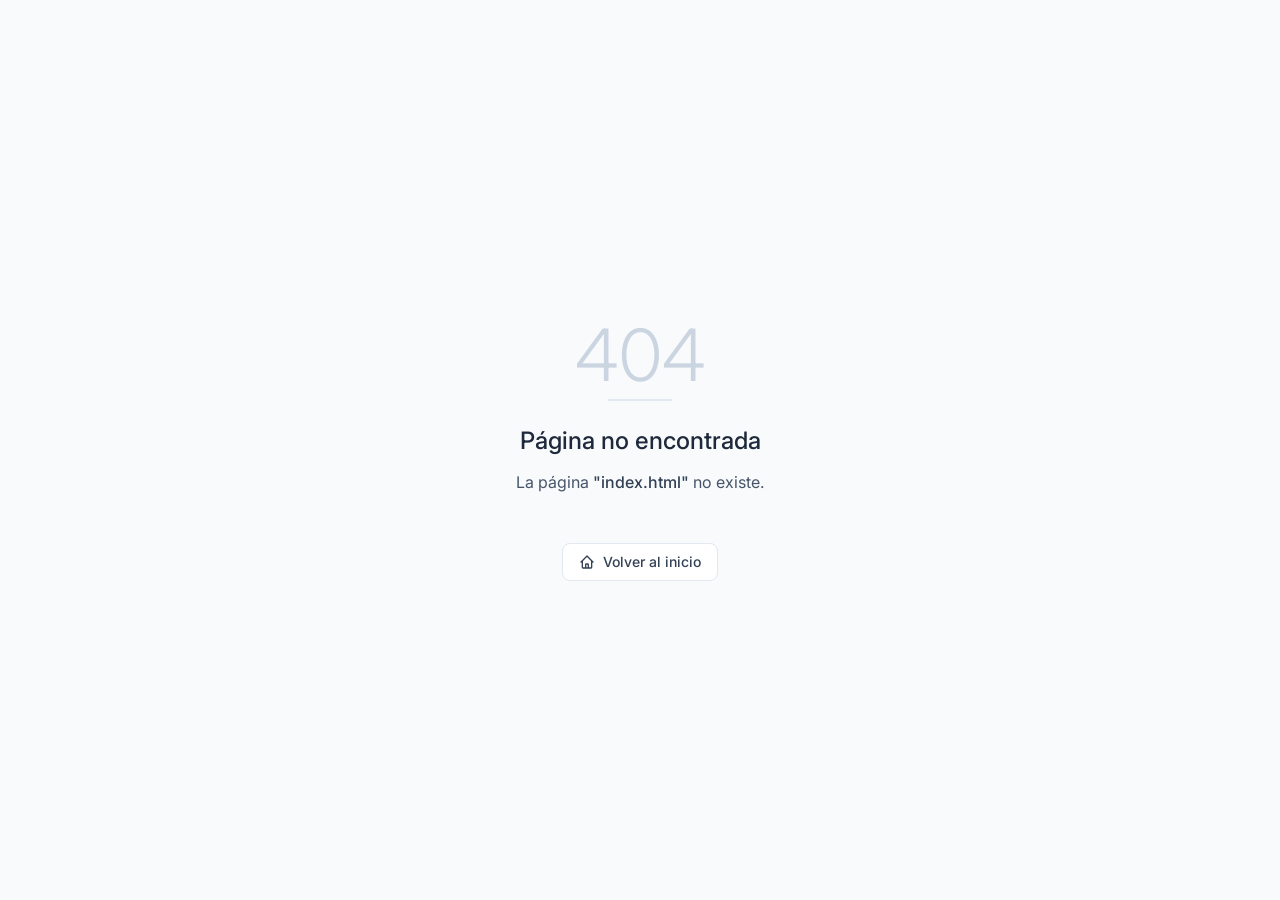
<file: index.html>
<!doctype html>
<html lang="es">
  <head>
    <meta charset="UTF-8" />
    <link rel="icon" type="image/svg+xml" href="/favicon.svg" />
    <link rel="apple-touch-icon" href="/favicon.svg" />
    <meta name="theme-color" content="#24529A" />
    <meta name="viewport" content="width=device-width, initial-scale=1.0" />
    <link rel="manifest" href="/manifest.json" />
    <meta name="description" content="Crea gratis tu enlace directo de WhatsApp con número internacional, mensaje personalizado y código QR. Genera, copia y comparte tu enlace en segundos." />
    <meta property="og:site_name" content="LinkNeox" />
    <meta property="og:type" content="website" />
    <meta property="og:title" content="Generador de enlaces de WhatsApp y QR gratis | LinkNeox" />
    <meta property="og:description" content="Crea gratis tu enlace directo de WhatsApp con número internacional, mensaje personalizado y código QR. Genera, copia y comparte tu enlace en segundos." />
    <meta property="og:url" content="https://linkneox.com/" />
    <meta property="og:locale" content="es_ES" />
    <meta property="og:image" content="https://linkneox.com/og-image.png" />
    <meta name="twitter:card" content="summary_large_image" />
    <meta name="twitter:title" content="Generador de enlaces de WhatsApp y QR gratis | LinkNeox" />
    <meta name="twitter:description" content="Crea gratis tu enlace directo de WhatsApp con número internacional, mensaje personalizado y código QR. Genera, copia y comparte tu enlace en segundos." />
    <meta name="twitter:url" content="https://linkneox.com/" />
    <meta name="twitter:image" content="https://linkneox.com/og-image.png" />
    <link rel="canonical" href="https://linkneox.com/" />
    <title>Generador de enlaces de WhatsApp y QR gratis | LinkNeox</title>
    <!-- Google Analytics 4: sustituye G-10L8BGW4SG por tu ID de medición real -->
    <script async src="https://www.googletagmanager.com/gtag/js?id=G-10L8BGW4SG"></script>
    <script>
      window.dataLayer = window.dataLayer || [];
      function gtag(){dataLayer.push(arguments);}
      window.gtag = gtag;
      gtag('js', new Date());
      gtag('config', 'G-10L8BGW4SG', { anonymize_ip: true });
    </script>
    <!-- Google AdSense -->
    <script async src="https://pagead2.googlesyndication.com/pagead/js/adsbygoogle.js?client=ca-pub-2505597974052362" crossorigin="anonymous"></script>
    <script type="module" crossorigin src="/assets/index--7Wh0KZv.js"></script>
    <link rel="stylesheet" crossorigin href="/assets/index-D44KP2ZA.css">
  </head>
  <body>
    <div id="root"></div>
  </body>
</html>
</file>
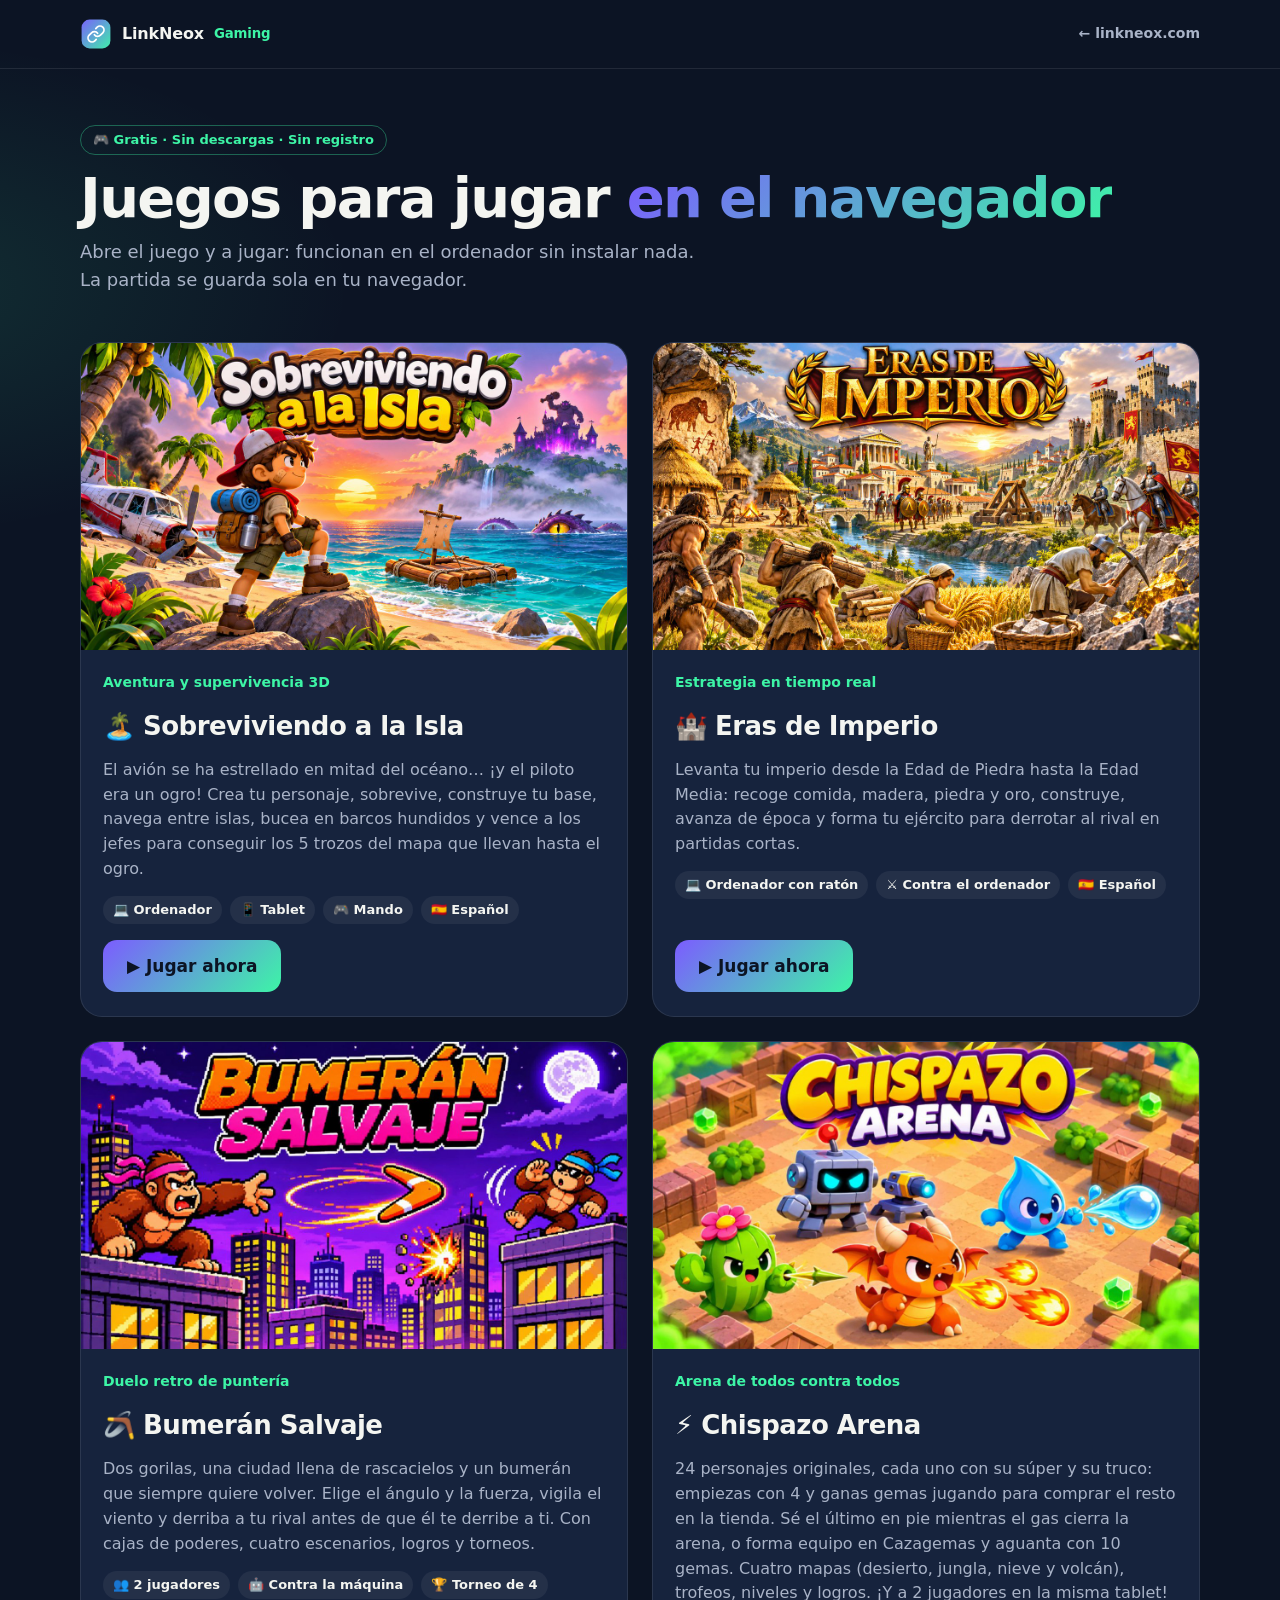
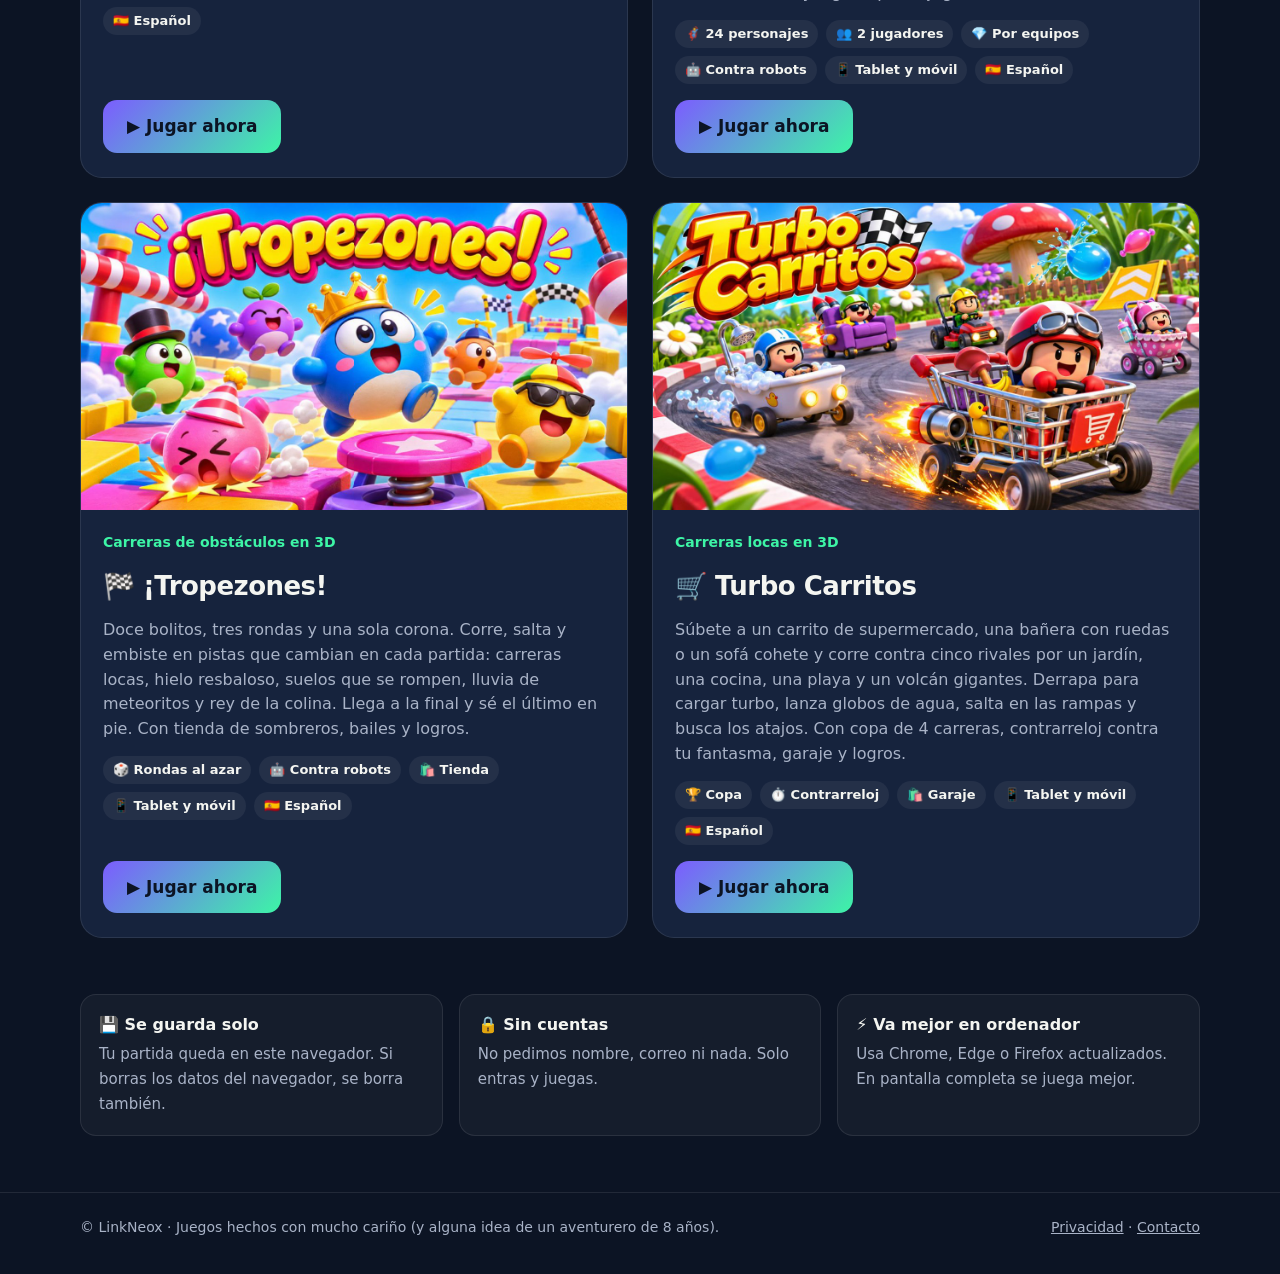
<file: gaming/index.html>
<!doctype html>
<html lang="es">
<head>
  <meta charset="UTF-8" />
  <meta name="viewport" content="width=device-width, initial-scale=1" />
  <title>Juegos gratis en el navegador | LinkNeox Gaming</title>
  <meta name="description" content="Juegos gratis para jugar en el navegador, sin descargar nada: Sobreviviendo a la Isla (aventura 3D en el océano), Eras de Imperio (estrategia en tiempo real) y Bumerán Salvaje (duelo retro para 2 jugadores)." />
  <link rel="canonical" href="https://linkneox.com/gaming/" />
  <meta name="theme-color" content="#0c1424" />
  <meta property="og:type" content="website" />
  <meta property="og:title" content="LinkNeox Gaming: juegos gratis en el navegador" />
  <meta property="og:description" content="Aventura 3D en el océano y estrategia en tiempo real. Sin descargas, sin registro." />
  <meta property="og:url" content="https://linkneox.com/gaming/" />
  <meta property="og:image" content="https://linkneox.com/gaming/img/sobreviviendo-portada.jpg" />
  <link rel="icon" href="/favicon.svg" type="image/svg+xml" />
  <style>
    :root {
      --navy: #0c1424;
      --navy-2: #131e35;
      --card: #16233d;
      --line: rgba(255, 255, 255, 0.09);
      --text: #f4f5f1;
      --muted: #a9b3c7;
      --green: #3df5a6;
      --violet: #7c5cff;
      --grad: linear-gradient(135deg, #7c5cff, #3df5a6);
    }
    * { box-sizing: border-box; }
    html { -webkit-text-size-adjust: 100%; }
    body {
      margin: 0; min-height: 100vh; background: var(--navy); color: var(--text);
      font: 16px/1.55 system-ui, -apple-system, "Segoe UI", Roboto, sans-serif;
      background-image: radial-gradient(60rem 30rem at 85% -10%, rgba(124, 92, 255, 0.22), transparent 60%),
        radial-gradient(50rem 26rem at -10% 10%, rgba(61, 245, 166, 0.12), transparent 60%);
    }
    a { color: inherit; }
    .wrap { width: min(1120px, 100% - 32px); margin-inline: auto; }

    header { padding: 18px 0; border-bottom: 1px solid var(--line); }
    header .wrap { display: flex; align-items: center; justify-content: space-between; gap: 16px; }
    .brand { display: flex; align-items: center; gap: 10px; text-decoration: none; font-weight: 800; letter-spacing: -0.01em; }
    .brand small { font-weight: 700; color: var(--green); }
    .back { color: var(--muted); text-decoration: none; font-size: 14px; font-weight: 600; }
    .back:hover { color: var(--text); }

    .hero { padding: 56px 0 28px; }
    .tag { display: inline-block; padding: 4px 12px; border-radius: 999px; border: 1px solid rgba(61, 245, 166, 0.35); color: var(--green); font-size: 13px; font-weight: 700; }
    h1 { margin: 14px 0 10px; font-size: clamp(32px, 6vw, 56px); line-height: 1.05; letter-spacing: -0.03em; }
    h1 span { background: var(--grad); -webkit-background-clip: text; background-clip: text; color: transparent; }
    .hero p { margin: 0; max-width: 620px; color: var(--muted); font-size: 18px; }

    .games { display: grid; gap: 24px; padding: 20px 0 56px; grid-template-columns: repeat(auto-fit, minmax(min(100%, 460px), 1fr)); }
    .game { display: flex; flex-direction: column; background: var(--card); border: 1px solid var(--line); border-radius: 22px; overflow: hidden; transition: transform 0.2s, border-color 0.2s; }
    .game:hover { transform: translateY(-3px); border-color: rgba(61, 245, 166, 0.35); }
    .shot { position: relative; aspect-ratio: 16 / 9; background: var(--navy-2); overflow: hidden; }
    .shot img { width: 100%; height: 100%; object-fit: cover; display: block; }
    .shot img.top { object-position: center top; }
    .shot .mini { position: absolute; right: 12px; bottom: 12px; width: 34%; height: auto; aspect-ratio: 16 / 9; border-radius: 10px; border: 2px solid rgba(255, 255, 255, 0.85); box-shadow: 0 8px 24px rgba(0, 0, 0, 0.4); }
    .body { display: flex; flex-direction: column; gap: 12px; padding: 22px 22px 24px; flex: 1; }
    .game h2 { margin: 0; font-size: 26px; letter-spacing: -0.02em; }
    .game .kind { color: var(--green); font-weight: 700; font-size: 14px; }
    .game p { margin: 0; color: var(--muted); }
    .chips { display: flex; flex-wrap: wrap; gap: 8px; margin: 2px 0 4px; padding: 0; list-style: none; }
    .chips li { padding: 4px 10px; border-radius: 999px; background: rgba(255, 255, 255, 0.06); font-size: 13px; font-weight: 600; }
    .play {
      margin-top: auto; align-self: flex-start; display: inline-flex; align-items: center; gap: 8px;
      padding: 13px 24px; border-radius: 14px; background: var(--grad); color: var(--navy);
      font-weight: 800; font-size: 17px; text-decoration: none; transition: filter 0.2s, transform 0.2s;
    }
    .play:hover { filter: brightness(1.08); transform: translateY(-1px); }
    .play:focus-visible { outline: 3px solid var(--text); outline-offset: 3px; }

    .info { display: grid; gap: 16px; padding-bottom: 56px; grid-template-columns: repeat(auto-fit, minmax(min(100%, 240px), 1fr)); }
    .info div { padding: 18px; border-radius: 16px; background: rgba(255, 255, 255, 0.04); border: 1px solid var(--line); }
    .info b { display: block; margin-bottom: 4px; }
    .info span { color: var(--muted); font-size: 15px; }

    footer { padding: 24px 0 36px; border-top: 1px solid var(--line); color: var(--muted); font-size: 14px; }
    footer .wrap { display: flex; flex-wrap: wrap; gap: 12px 24px; justify-content: space-between; }
    footer a { color: var(--muted); }
    footer a:hover { color: var(--text); }

    @media (prefers-reduced-motion: reduce) { .game, .play { transition: none; } .game:hover, .play:hover { transform: none; } }
  </style>
</head>
<body>
  <header>
    <div class="wrap">
      <a class="brand" href="/">
        <svg width="32" height="32" viewBox="0 0 40 40" aria-hidden="true">
          <defs><linearGradient id="g" x1="0" y1="0" x2="40" y2="40" gradientUnits="userSpaceOnUse"><stop stop-color="#7C5CFF" /><stop offset="1" stop-color="#3DF5A6" /></linearGradient></defs>
          <rect x="2" y="2" width="36" height="36" rx="10" fill="url(#g)" />
          <g transform="translate(8,8)" stroke="#fff" stroke-width="2.2" stroke-linecap="round" stroke-linejoin="round" fill="none">
            <path d="M10 13a5 5 0 0 0 7.54.54l3-3a5 5 0 0 0-7.07-7.07l-1.72 1.71" />
            <path d="M14 11a5 5 0 0 0-7.54-.54l-3 3a5 5 0 0 0 7.07 7.07l1.71-1.71" />
          </g>
        </svg>
        LinkNeox <small>Gaming</small>
      </a>
      <a class="back" href="/">← linkneox.com</a>
    </div>
  </header>

  <main>
    <section class="hero wrap">
      <span class="tag">🎮 Gratis · Sin descargas · Sin registro</span>
      <h1>Juegos para jugar <span>en el navegador</span></h1>
      <p>Abre el juego y a jugar: funcionan en el ordenador sin instalar nada. La partida se guarda sola en tu navegador.</p>
    </section>

    <section class="games wrap" aria-label="Juegos">
      <article class="game">
        <div class="shot">
          <img src="img/sobreviviendo-portada.jpg" width="1280" height="720" alt="Portada de Sobreviviendo a la Isla: un niño aventurero en la playa junto al avión estrellado, una balsa en el mar y el castillo morado del ogro al fondo" />
        </div>
        <div class="body">
          <span class="kind">Aventura y supervivencia 3D</span>
          <h2>🏝️ Sobreviviendo a la Isla</h2>
          <p>El avión se ha estrellado en mitad del océano… ¡y el piloto era un ogro! Crea tu personaje, sobrevive, construye tu base, navega entre islas, bucea en barcos hundidos y vence a los jefes para conseguir los 5 trozos del mapa que llevan hasta el ogro.</p>
          <ul class="chips">
            <li>💻 Ordenador</li><li>📱 Tablet</li><li>🎮 Mando</li><li>🇪🇸 Español</li>
          </ul>
          <a class="play" href="sobreviviendo-a-la-isla/">▶ Jugar ahora</a>
        </div>
      </article>

      <article class="game">
        <div class="shot">
          <img src="img/eras-de-imperio-portada.jpg" width="1280" height="720" alt="Portada de Eras de Imperio: una aldea de la Edad de Piedra, una ciudad de la Antigüedad y un castillo medieval junto a un río, con aldeanos recogiendo recursos" loading="lazy" />
        </div>
        <div class="body">
          <span class="kind">Estrategia en tiempo real</span>
          <h2>🏰 Eras de Imperio</h2>
          <p>Levanta tu imperio desde la Edad de Piedra hasta la Edad Media: recoge comida, madera, piedra y oro, construye, avanza de época y forma tu ejército para derrotar al rival en partidas cortas.</p>
          <ul class="chips">
            <li>💻 Ordenador con ratón</li><li>⚔️ Contra el ordenador</li><li>🇪🇸 Español</li>
          </ul>
          <a class="play" href="eras-de-imperio/">▶ Jugar ahora</a>
        </div>
      </article>

      <article class="game">
        <div class="shot">
          <img src="img/bumeran-salvaje-portada.jpg" width="1280" height="720" alt="Portada de Bumerán Salvaje: dos gorilas pixelados en lo alto de rascacielos de una ciudad nocturna se lanzan un bumerán" loading="lazy" />
        </div>
        <div class="body">
          <span class="kind">Duelo retro de puntería</span>
          <h2>🪃 Bumerán Salvaje</h2>
          <p>Dos gorilas, una ciudad llena de rascacielos y un bumerán que siempre quiere volver. Elige el ángulo y la fuerza, vigila el viento y derriba a tu rival antes de que él te derribe a ti. Con cajas de poderes, cuatro escenarios, logros y torneos.</p>
          <ul class="chips">
            <li>👥 2 jugadores</li><li>🤖 Contra la máquina</li><li>🏆 Torneo de 4</li><li>🇪🇸 Español</li>
          </ul>
          <a class="play" href="bumeran-salvaje/">▶ Jugar ahora</a>
        </div>
      </article>
      <article class="game">
        <div class="shot">
          <img src="img/chispazo-arena-portada.jpg" width="1280" height="720" alt="Portada de Chispazo Arena: un dragoncito de fuego, un cactus, un robot y una gota de agua en una arena de arena con muros y arbustos" loading="lazy" />
        </div>
        <div class="body">
          <span class="kind">Arena de todos contra todos</span>
          <h2>⚡ Chispazo Arena</h2>
          <p>24 personajes originales, cada uno con su súper y su truco: empiezas con 4 y ganas gemas jugando para comprar el resto en la tienda. Sé el último en pie mientras el gas cierra la arena, o forma equipo en Cazagemas y aguanta con 10 gemas. Cuatro mapas (desierto, jungla, nieve y volcán), trofeos, niveles y logros. ¡Y a 2 jugadores en la misma tablet!</p>
          <ul class="chips">
            <li>🦸 24 personajes</li><li>👥 2 jugadores</li><li>💎 Por equipos</li><li>🤖 Contra robots</li><li>📱 Tablet y móvil</li><li>🇪🇸 Español</li>
          </ul>
          <a class="play" href="chispazo-arena/">▶ Jugar ahora</a>
        </div>
      </article>
      <article class="game">
        <div class="shot">
          <img src="img/tropezones-portada.jpg" width="1280" height="720" alt="Portada de ¡Tropezones!: doce bolitos de colores con sombreros celebrando en la salida de una pista de obstáculos en el cielo" loading="lazy" />
        </div>
        <div class="body">
          <span class="kind">Carreras de obstáculos en 3D</span>
          <h2>🏁 ¡Tropezones!</h2>
          <p>Doce bolitos, tres rondas y una sola corona. Corre, salta y embiste en pistas que cambian en cada partida: carreras locas, hielo resbaloso, suelos que se rompen, lluvia de meteoritos y rey de la colina. Llega a la final y sé el último en pie. Con tienda de sombreros, bailes y logros.</p>
          <ul class="chips">
            <li>🎲 Rondas al azar</li><li>🤖 Contra robots</li><li>🛍️ Tienda</li><li>📱 Tablet y móvil</li><li>🇪🇸 Español</li>
          </ul>
          <a class="play" href="tropezones/">▶ Jugar ahora</a>
        </div>
      </article>
      <article class="game">
        <div class="shot">
          <img src="img/turbo-carritos-portada.jpg" width="1280" height="720" alt="Portada de Turbo Carritos: un carrito de supermercado, una bañera con ruedas, un sofá cohete, un cortacésped y un carrito de bebé corriendo por un jardín gigante con setas" loading="lazy" />
        </div>
        <div class="body">
          <span class="kind">Carreras locas en 3D</span>
          <h2>🛒 Turbo Carritos</h2>
          <p>Súbete a un carrito de supermercado, una bañera con ruedas o un sofá cohete y corre contra cinco rivales por un jardín, una cocina, una playa y un volcán gigantes. Derrapa para cargar turbo, lanza globos de agua, salta en las rampas y busca los atajos. Con copa de 4 carreras, contrarreloj contra tu fantasma, garaje y logros.</p>
          <ul class="chips">
            <li>🏆 Copa</li><li>⏱️ Contrarreloj</li><li>🛍️ Garaje</li><li>📱 Tablet y móvil</li><li>🇪🇸 Español</li>
          </ul>
          <a class="play" href="turbo-carritos/">▶ Jugar ahora</a>
        </div>
      </article>
    </section>

    <section class="info wrap" aria-label="Información">
      <div><b>💾 Se guarda solo</b><span>Tu partida queda en este navegador. Si borras los datos del navegador, se borra también.</span></div>
      <div><b>🔒 Sin cuentas</b><span>No pedimos nombre, correo ni nada. Solo entras y juegas.</span></div>
      <div><b>⚡ Va mejor en ordenador</b><span>Usa Chrome, Edge o Firefox actualizados. En pantalla completa se juega mejor.</span></div>
    </section>
  </main>

  <footer>
    <div class="wrap">
      <span>© LinkNeox · Juegos hechos con mucho cariño (y alguna idea de un aventurero de 8 años).</span>
      <span><a href="/privacidad">Privacidad</a> · <a href="/contacto">Contacto</a></span>
    </div>
  </footer>
</body>
</html>
</file>
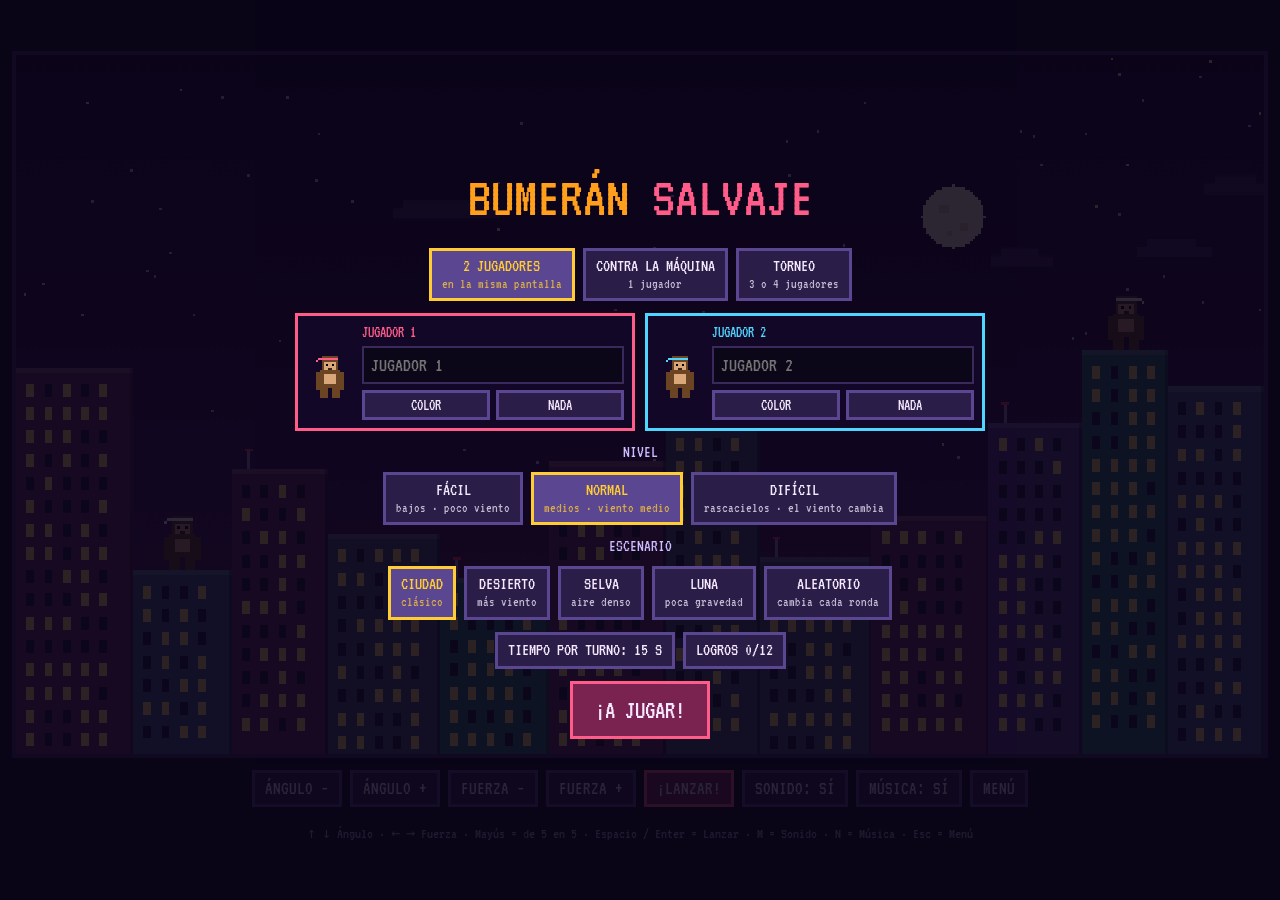
<file: gaming/bumeran-salvaje/index.html>
<!doctype html>
<html lang="es">
<head>
<meta charset="utf-8">
<meta name="viewport" content="width=device-width,initial-scale=1">
<title>Bumerán Salvaje | LinkNeox Gaming</title>
<meta name="description" content="Duelo retro de gorilas que se lanzan bumeranes: ajusta el ángulo y la fuerza, vigila el viento y gana. Para 2 jugadores, contra la máquina o en torneo. Gratis en el navegador.">
<link rel="canonical" href="https://linkneox.com/gaming/bumeran-salvaje/">
<meta property="og:title" content="Bumerán Salvaje: duelo retro de gorilas">
<meta property="og:description" content="Ángulo, fuerza y viento. 2 jugadores, contra la máquina o torneo. Gratis en el navegador.">
<meta property="og:image" content="https://linkneox.com/gaming/img/bumeran-salvaje-portada.jpg">
<link rel="icon" href="/favicon.svg" type="image/svg+xml">
<link href="https://fonts.googleapis.com/css2?family=VT323&display=swap" rel="stylesheet">
<style>
  :root { --bg:#0b0618; --fg:#f5e9ff; --line:#5b4691; --btn:#2a1d47; --gold:#ffcc33; }
  html,body { margin:0; background:var(--bg); color:var(--fg); font-family:'VT323', monospace; }
  #app { display:flex; flex-direction:column; align-items:center; justify-content:center;
         min-height:100vh; gap:12px; padding:12px; box-sizing:border-box; }
  #wrap { position:relative; width:min(100%, calc((100vh - 150px) * 16 / 9)); min-width:280px; }
  canvas#game { width:100%; aspect-ratio:16/9; image-rendering:pixelated; display:block;
           border:4px solid #3a2a5c; box-sizing:border-box; background:#000; touch-action:manipulation; }
  #controls { display:flex; flex-wrap:wrap; gap:8px; justify-content:center; }
  #controls .gl, #controls .gr, #controls .mini { display:contents; }
  #angDown { order:1; } #angUp { order:2; } #powDown { order:3; } #powUp { order:4; }
  #throw { order:5; } #mute { order:6; } #music { order:7; } #menu { order:8; }
  button { font-family:inherit; font-size:19px; background:var(--btn); color:var(--fg);
           border:3px solid var(--line); padding:6px 10px; cursor:pointer; user-select:none; }
  button:active { transform:translateY(2px); }
  button:disabled { opacity:.4; cursor:default; }
  #throw { background:#7a2350; border-color:#ff5c8a; }
  .help { font-size:15px; opacity:.7; text-align:center; line-height:2; }

  /* ----- Menú inicial ----- */
  #setup { position:fixed; inset:0; z-index:5; display:flex; flex-direction:column; align-items:center;
           gap:12px; background:rgba(10,4,24,.86); overflow:auto; padding:18px 12px; box-sizing:border-box; text-align:center; }
  #setup.hidden { display:none; }
  #setup > * { flex-shrink:0; }
  #setup > :first-child { margin-top:auto; } #setup > :last-child { margin-bottom:auto; }
  #setup h1 { margin:0; font-size:clamp(32px, 6.5vw, 58px); line-height:1.3; font-weight:normal; }
  #setup h1 .a { color:#ff9f1c; } #setup h1 .b { color:#ff5c8a; }
  .sub { font-size:17px; color:#cdbcff; }
  .row { display:flex; gap:8px; flex-wrap:wrap; justify-content:center; align-items:center; }
  .row button { font-size:18px; line-height:1.1; }
  .row button small { display:block; font-size:14px; opacity:.75; }
  .row button.sel { background:#5b4691; border-color:var(--gold); color:var(--gold); }
  #prows { display:grid; grid-template-columns:repeat(2, minmax(0, 340px)); gap:10px; }
  @media (max-width:720px) { #prows { grid-template-columns:minmax(0, 340px); } }
  .prow { display:flex; align-items:center; gap:8px; padding:8px; border:3px solid; background:#120726; }
  .prow canvas { width:48px; height:56px; image-rendering:pixelated; flex-shrink:0; cursor:pointer; }
  .prow .col { display:flex; flex-direction:column; gap:6px; min-width:0; flex:1; text-align:left; }
  .prow .lab { font-size:16px; }
  .prow input { font-family:inherit; font-size:20px; width:100%; box-sizing:border-box; padding:7px;
                background:#0b0618; color:#fff; border:2px solid #3a2a5c; text-transform:uppercase; outline:none; }
  .prow input:disabled { color:#9a8fb5; }
  .prow .btns { display:flex; gap:6px; }
  .prow .btns button { font-size:16px; padding:4px 6px; flex:1; }
  #play { font-size:26px; background:#7a2350; border-color:#ff5c8a; padding:13px 22px; }
  #achPanel { position:fixed; inset:0; z-index:6; background:rgba(10,4,24,.95); display:flex; flex-direction:column;
              align-items:center; gap:12px; overflow:auto; padding:20px 12px; box-sizing:border-box; }
  #achPanel.hidden { display:none; }
  #achList { display:grid; grid-template-columns:repeat(auto-fit, minmax(240px, 1fr)); gap:8px; width:min(100%, 820px); }
  .ach { border:3px solid #3a2a5c; padding:10px; text-align:left; font-size:18px; line-height:1.2; background:#120726; }
  .ach.on { border-color:var(--gold); }
  .ach .t { color:var(--gold); } .ach:not(.on) .t { color:#8f7fb0; }
  .ach .d { font-size:15px; opacity:.8; } .ach .by { font-size:15px; color:#7dffb0; }

  /* ----- Móvil: siempre en horizontal (si está en vertical, se gira el juego) ----- */
  html.mob, html.mob body { height:100%; overflow:hidden; overscroll-behavior:none; }
  html.mob #app { position:fixed; left:0; top:0; width:var(--aw); height:var(--ah); min-height:0; padding:6px;
                  display:grid; grid-template-columns:1fr auto 1fr; grid-template-rows:100%; gap:6px; align-items:center; }
  html.mob.rot #app { transform-origin:0 0; transform:translateX(var(--ah)) rotate(90deg); }
  html.mob #wrap { grid-column:2; grid-row:1; min-width:0;
                   width:min(calc(var(--aw) - 216px), calc((var(--ah) - 12px) * 16 / 9)); }
  html.mob #controls { display:contents; }
  html.mob #controls .gl, html.mob #controls .gr { display:flex; flex-direction:column; justify-content:center; gap:6px; grid-row:1; min-width:0; }
  html.mob #controls .gl { grid-column:1; } html.mob #controls .gr { grid-column:3; }
  html.mob #controls button { order:0; }
  html.mob #controls .mini { display:flex; flex-direction:column; gap:4px; margin-top:6px; }
  html.mob #controls button { font-size:19px; padding:12px 4px; touch-action:manipulation; }
  html.mob #controls .mini button { font-size:14px; padding:5px 2px; }
  html.mob #throw { font-size:22px; padding:20px 4px; }
  html.mob .help { display:none; }
  html.mob #setup { gap:6px; padding:8px; }
  html.mob #setup h1 { font-size:30px; }
  html.mob #prows { grid-template-columns:repeat(2, minmax(0, 1fr)); width:100%; max-width:720px; }
  html.mob .row button { padding:5px 8px; line-height:1; }
  html.mob .row button small, html.mob #setup > .sub, html.mob .prow .lab { display:none; }
  html.mob .row { gap:5px; }
  html.mob .prow { padding:4px; gap:6px; }
  html.mob .prow canvas { width:30px; height:35px; }
  html.mob .prow .col { flex-direction:row; align-items:center; gap:4px; }
  html.mob .prow input { font-size:17px; padding:4px; min-width:0; }
  html.mob .prow .btns { flex-shrink:0; gap:4px; }
  html.mob .prow .btns button { font-size:14px; padding:5px; }
  html.mob #play { font-size:22px; padding:8px 22px; }
</style>
</head>
<body>
<div id="app">
<div id="wrap"><canvas id="game"></canvas></div>

<div id="controls">
  <div class="gl">
    <button id="angUp">ÁNGULO +</button>
    <button id="angDown">ÁNGULO −</button>
    <div class="mini">
      <button id="mute">SONIDO: SÍ</button>
      <button id="music">MÚSICA: SÍ</button>
      <button id="menu">MENÚ</button>
    </div>
  </div>
  <div class="gr">
    <button id="powUp">FUERZA +</button>
    <button id="powDown">FUERZA −</button>
    <button id="throw">¡LANZAR!</button>
  </div>
</div>
<div id="setup">
  <h1><span class="a">BUMERÁN</span> <span class="b">SALVAJE</span></h1>
  <div class="row" id="modeRow">
    <button data-mode="duel">2 JUGADORES<small>en la misma pantalla</small></button>
    <button data-mode="cpu">CONTRA LA MÁQUINA<small>1 jugador</small></button>
    <button data-mode="tour">TORNEO<small>3 o 4 jugadores</small></button>
  </div>
  <div class="row" id="tourRow"><span class="sub">JUGADORES DEL TORNEO:</span>
    <button data-n="3">3</button><button data-n="4">4</button>
  </div>
  <div id="prows"></div>
  <div class="sub">NIVEL</div>
  <div class="row" id="levelRow">
    <button data-level="0">FÁCIL<small>bajos · poco viento</small></button>
    <button data-level="1">NORMAL<small>medios · viento medio</small></button>
    <button data-level="2">DIFÍCIL<small>rascacielos · el viento cambia</small></button>
  </div>
  <div class="sub">ESCENARIO</div>
  <div class="row" id="sceneRow">
    <button data-scene="city">CIUDAD<small>clásico</small></button>
    <button data-scene="desert">DESIERTO<small>más viento</small></button>
    <button data-scene="jungle">SELVA<small>aire denso</small></button>
    <button data-scene="moon">LUNA<small>poca gravedad</small></button>
    <button data-scene="random">ALEATORIO<small>cambia cada ronda</small></button>
  </div>
  <div class="row">
    <button id="timerBtn">TIEMPO POR TURNO: 15 S</button>
    <button id="achBtn">LOGROS</button>
  </div>
  <button id="play">¡A JUGAR!</button>
</div>

<div id="achPanel" class="hidden">
  <h2 style="margin:0;font-size:30px;color:var(--gold);font-weight:normal">LOGROS</h2>
  <div id="achList"></div>
  <button id="achClose">VOLVER</button>
</div>

<div class="help">↑ ↓ Ángulo · ← → Fuerza · Mayús = de 5 en 5 · Espacio / Enter = Lanzar · M = Sonido · N = Música · Esc = Menú</div>
</div>

<script>
(() => {
'use strict';
const $ = id => document.getElementById(id);

// ---------- Móvil en horizontal ----------
function layoutMobile() {
  const root = document.documentElement, w = innerWidth, h = innerHeight;
  const touch = matchMedia('(pointer: coarse)').matches || navigator.maxTouchPoints > 0;
  const mob = touch && Math.min(w, h) <= 600;
  const rot = mob && h > w; // en vertical se gira todo el juego 90°
  root.classList.toggle('mob', mob);
  root.classList.toggle('rot', rot);
  root.style.setProperty('--aw', (rot ? h : w) + 'px');
  root.style.setProperty('--ah', (rot ? w : h) + 'px');
}
addEventListener('resize', layoutMobile);
addEventListener('orientationchange', () => setTimeout(layoutMobile, 200));
layoutMobile();
// Al empezar a jugar: pantalla completa y bloqueo en horizontal (Android; en iPhone se queda el giro)
function goLandscape() {
  if (!document.documentElement.classList.contains('mob')) return;
  try {
    const el = document.documentElement;
    const p = !document.fullscreenElement && el.requestFullscreen ? el.requestFullscreen({ navigationUI: 'hide' }) : Promise.resolve();
    p.then(() => screen.orientation && screen.orientation.lock ? screen.orientation.lock('landscape') : null)
     .catch(() => {}).finally(() => setTimeout(layoutMobile, 300));
  } catch (e) {}
}

// =====================================================================
// CONFIGURACIÓN
// =====================================================================
const W = 480, H = 270;
const GRAVITY = 220, SPEED_K = 4.2, WIND_K = 5, RETURN_K = 14;
const LIVES = 3, TURN_TIME = 15;

const LEVELS = [
  { name: 'FÁCIL',   hMin: 35, hMax: 110, wind: 4,  color: '#7dffb0', aiErr: 9   },
  { name: 'NORMAL',  hMin: 50, hMax: 160, wind: 10, color: '#ffcc33', aiErr: 4.5 },
  { name: 'DIFÍCIL', hMin: 90, hMax: 205, wind: 16, color: '#ff5c5c', aiErr: 1.6 },
];
const SCENES = {
  city:   { name: 'CIUDAD',   grav: 1,    windMul: 1,    drag: 0,    weather: ['none', 'none', 'rain', 'snow'], cloud: 'rgba(205,188,255,.18)' },
  desert: { name: 'DESIERTO', grav: 1,    windMul: 1.25, drag: 0,    weather: ['none', 'sand', 'sand'],          cloud: 'rgba(255,220,180,.16)' },
  jungle: { name: 'SELVA',    grav: 1,    windMul: 0.8,  drag: 0.12, weather: ['rain', 'rain', 'none'],          cloud: 'rgba(180,255,200,.12)' },
  moon:   { name: 'LUNA',     grav: 0.45, windMul: 0.25, drag: 0,    weather: ['none'],                          cloud: null },
};
const COLORS = ['#ff5c8a', '#4fd6ff', '#7dffb0', '#ffcc33', '#c58cff', '#ff8c42', '#ffffff', '#ff3d3d'];
const ACCS = ['NADA', 'SOMBRERO', 'GAFAS', 'CORONA'];
const ITEMS = {
  fire:   { n: 'BUMERÁN DE FUEGO', c: '#ff5c2a' },
  double: { n: 'DOBLE BUMERÁN',    c: '#ffcc33' },
  shield: { n: 'ESCUDO',           c: '#4fd6ff' },
  scope:  { n: 'MIRA',             c: '#7dffb0' },
};
const ACH = [
  { id: 'first',     t: 'A LA PRIMERA',      d: 'Acierta con tu primer lanzamiento de la partida' },
  { id: 'flawless',  t: 'IMPECABLE',         d: 'Gana sin perder ninguna vida' },
  { id: 'storm',     t: 'DOMADOR DEL VIENTO', d: 'Acierta con viento de 12 o más' },
  { id: 'self',      t: 'AUTOGOL',           d: 'Golpéate con tu propio bumerán' },
  { id: 'sky',       t: 'POR LAS NUBES',     d: 'Acierta con un tiro que salga por arriba de la pantalla' },
  { id: 'close',     t: 'A UN PELO',         d: 'Roza al rival sin llegar a darle' },
  { id: 'collector', t: 'COLECCIONISTA',     d: 'Consigue 5 poderes en total' },
  { id: 'shield',    t: 'INTOCABLE',         d: 'Bloquea un golpe con el escudo' },
  { id: 'comeback',  t: 'REMONTADA',         d: 'Gana después de estar 1 vida contra 3' },
  { id: 'moon',      t: 'ASTRONAUTA',        d: 'Gana una partida en la Luna' },
  { id: 'robot',     t: 'ADIÓS, ROBOT',      d: 'Gana a la máquina en nivel Difícil' },
  { id: 'champ',     t: 'CAMPEÓN',           d: 'Gana un torneo' },
];
const PHRASES = {
  miss:  ['¡AGUA!', '¡NI DE LEJOS!', '¡EL VIENTO TE HA TRAICIONADO!', '¡ESE IBA A MARTE!', '¡APUNTA MEJOR!', '¡HAS ASUSTADO A UNA PALOMA!', '¡CASI... NO!'],
  build: ['¡CRASH!', '¡ADIÓS VENTANAS!', '¡REFORMA GRATIS!', '¡BOOM!', '¡ESO DEJARÁ MARCA!'],
  hit:   ['¡TIRO MAESTRO!', '¡EN TODA LA CARA!', '¡DIANA!', '¡IMPACTO BRUTAL!', '¡QUÉ PUNTERÍA!', '¡DE LIBRO!'],
  self:  ['¡AUTOGOL!', '¡EL BUMERÁN HA VUELTO!', '¡SE HA DADO A SÍ MISMO!'],
  near:  ['¡A UN PELO!', '¡CASI LE PEINAS!', '¡HA SENTIDO EL AIRE!', '¡POR LOS PELOS!'],
};

// =====================================================================
// LIENZOS
// =====================================================================
const cv = $('game'); cv.width = W; cv.height = H;
const ctx = cv.getContext('2d'); ctx.imageSmoothingEnabled = false;
const terrain = document.createElement('canvas'); terrain.width = W; terrain.height = H;
const tctx = terrain.getContext('2d', { willReadFrequently: true });
const bg = document.createElement('canvas'); bg.width = W; bg.height = H;
const bctx = bg.getContext('2d');
let tdata = null;

const rand = (a, b) => a + Math.random() * (b - a);
const irand = (a, b) => Math.floor(rand(a, b + 1));
const pick = a => a[Math.random() * a.length | 0];
const clamp = (v, a, b) => Math.max(a, Math.min(b, v));
let G = ctx; // contexto donde dibuja R (se cambia para las miniaturas del menú)
const R = (x, y, w, h, c) => { G.fillStyle = c; G.fillRect(x, y, w, h); };
const TR = (x, y, w, h, c) => { tctx.fillStyle = c; tctx.fillRect(x, y, w, h); };

// =====================================================================
// AJUSTES GUARDADOS
// =====================================================================
const settings = { mode: 'duel', tourN: 4, level: 1, scene: 'city', timerOn: true };
const profiles = [
  { name: '', color: 0, acc: 0 }, { name: '', color: 1, acc: 0 },
  { name: '', color: 2, acc: 2 }, { name: '', color: 3, acc: 3 },
];
const store = {
  get(k) { try { return JSON.parse(localStorage.getItem(k) || 'null'); } catch (e) { return null; } },
  set(k, v) { try { localStorage.setItem(k, JSON.stringify(v)); } catch (e) {} },
};
(() => {
  const s = store.get('bumeran-setup');
  if (!s) return;
  if (s.settings) Object.assign(settings, s.settings);
  if (Array.isArray(s.profiles)) s.profiles.forEach((p, i) => { if (profiles[i]) Object.assign(profiles[i], p); });
  if (s.n1 !== undefined) { profiles[0].name = s.n1 || ''; profiles[1].name = s.n2 || ''; if (s.level >= 0) settings.level = s.level; }
})();
const saveSetup = () => store.set('bumeran-setup', { settings, profiles });
let level = settings.level;
const achData = store.get('bumeran-logros') || {};
let totalPickups = store.get('bumeran-poderes') || 0;

// =====================================================================
// ESTADO
// =====================================================================
const newStats = () => ({ shots: 0, hits: 0, near: 0, longest: 0, items: 0 });
const mkPlayer = (dir) => ({ name: '', color: '#fff', acc: 0, cpu: false, dir, lives: LIVES, angle: 45, power: 60,
  x: 0, y: 0, pose: 'idle', poseT: 0, flash: 0, hidden: false, shield: false, item: null, stats: newStats(), wasDown: false });
const players = [mkPlayer(1), mkPlayer(-1)];

let state = 'title';   // title | aim | flying | wait | hit | gameover | bracket | champion
let turn = 0, wind = 0, timer = 0, nextTurn = 0, winner = -1;
let sceneKey = 'city', weatherType = 'none';
let projs = [], particles = [], clouds = [], weatherP = [], confetti = [];
let crate = null, throwInfo = null, cpu = null, cpuErr = 1;
let msg = '', msgT = 0, shake = 0, time = 0, turnT = TURN_TIME, windFlash = 0;
let toasts = [];
let currentMatch = null, lastLoser = 0, tour = null;
const sessionWins = {};
// cámara lenta
let timeScale = 1, slowT = 0, slowArmed = false, zoom = 1, targetZoom = 1, focusX = W / 2, focusY = H / 2, focusTX = W / 2, focusTY = H / 2;

// =====================================================================
// SONIDO Y MÚSICA (8 bits con WebAudio)
// =====================================================================
let AC = null, muted = false, musicOn = true;
function audio() {
  if (!AC) { try { AC = new (window.AudioContext || window.webkitAudioContext)(); } catch (e) {} }
  if (AC && AC.state === 'suspended') AC.resume();
  musicStart();
}
function tone(f1, f2, dur, type = 'square', vol = 0.07, delay = 0, at = null) {
  if (!AC || muted) return;
  const t = at !== null ? at : AC.currentTime + delay;
  const o = AC.createOscillator(), g = AC.createGain();
  o.type = type;
  o.frequency.setValueAtTime(f1, t);
  o.frequency.exponentialRampToValueAtTime(Math.max(f2, 1), t + dur);
  g.gain.setValueAtTime(vol, t);
  g.gain.exponentialRampToValueAtTime(0.0001, t + dur);
  o.connect(g).connect(AC.destination);
  o.start(t); o.stop(t + dur + 0.02);
}
function boom(dur = 0.5, vol = 0.35, freq = 1200) {
  if (!AC || muted) return;
  const t = AC.currentTime, len = Math.floor(AC.sampleRate * dur);
  const buf = AC.createBuffer(1, len, AC.sampleRate), d = buf.getChannelData(0);
  for (let i = 0; i < len; i++) d[i] = Math.random() * 2 - 1;
  const src = AC.createBufferSource(); src.buffer = buf;
  const f = AC.createBiquadFilter(); f.type = 'lowpass';
  f.frequency.setValueAtTime(freq, t); f.frequency.exponentialRampToValueAtTime(60, t + dur);
  const g = AC.createGain();
  g.gain.setValueAtTime(vol, t); g.gain.exponentialRampToValueAtTime(0.0001, t + dur);
  src.connect(f).connect(g).connect(AC.destination); src.start(t);
}
const arp = (notes, gap, type = 'square', vol = 0.06, dur = 0.16) => notes.forEach((f, i) => tone(f, f, dur, type, vol, i * gap));
const sfx = {
  tick:    () => tone(520, 520, 0.03, 'square', 0.03),
  throw:   () => tone(200, 900, 0.18, 'square', 0.06),
  spin:    () => tone(700, 1000, 0.04, 'triangle', 0.025),
  crash:   () => boom(0.45, 0.3, 1400),
  hit:     () => { boom(0.9, 0.45, 2200); tone(500, 60, 0.8, 'sawtooth', 0.06); },
  win:     () => arp([523, 659, 784, 1047], 0.15, 'square', 0.06, 0.18),
  start:   () => arp([392, 523, 659], 0.08, 'square', 0.05, 0.1),
  power:   () => arp([660, 880, 1320, 1760], 0.06, 'square', 0.05, 0.08),
  near:    () => tone(1400, 250, 0.35, 'sawtooth', 0.04),
  ach:     () => arp([784, 988, 1175, 1568], 0.09, 'triangle', 0.08, 0.2),
  timeTick:() => tone(900, 900, 0.05, 'square', 0.04),
  timeout: () => tone(320, 80, 0.5, 'square', 0.06),
  shield:  () => { tone(1500, 300, 0.35, 'triangle', 0.08); boom(0.3, 0.15, 3000); },
  drum:    () => [0, 0.16, 0.32, 0.48].forEach(d => tone(140, 50, 0.12, 'square', 0.09, d)),
  oops:    () => tone(400, 180, 0.3, 'triangle', 0.05),
};
// Música chiptune propia: La m - Fa - Do - Sol, se acelera cuando a los dos les queda 1 vida
const LEAD = [69,0,72,0,76,0,72,0,74,0,72,0,69,0,67,0, 65,0,69,0,72,0,69,0,71,0,72,0,74,0,72,0,
              72,0,76,0,79,0,76,0,77,0,76,0,74,0,72,0, 71,0,74,0,79,0,74,0,72,0,71,0,67,0,0,0];
const ROOTS = [45, 41, 48, 43];
const BPAT = [0, null, 0, null, 12, null, 0, null, 0, null, 0, null, 12, null, 7, null];
const midi = n => 440 * Math.pow(2, (n - 69) / 12);
let musicTimer = 0, nextNoteT = 0, mStep = 0;
const tension = () => ['aim', 'flying', 'wait', 'hit'].includes(state) && players[0].lives === 1 && players[1].lives === 1;
function musicStart() {
  if (!AC || musicTimer) return;
  nextNoteT = AC.currentTime + 0.1;
  musicTimer = setInterval(() => {
    if (!AC) return;
    if (nextNoteT < AC.currentTime - 0.2) nextNoteT = AC.currentTime + 0.05;
    const stepDur = 60 / (tension() ? 152 : 116) / 4;
    while (nextNoteT < AC.currentTime + 0.15) {
      if (musicOn && !muted) {
        const b = BPAT[mStep % 16], root = ROOTS[mStep / 16 | 0];
        const vol = state === 'title' ? 0.6 : 1;
        if (b !== null) tone(midi(root + b), midi(root + b), stepDur * 0.9, 'square', 0.022 * vol, 0, nextNoteT);
        if (LEAD[mStep]) tone(midi(LEAD[mStep]), midi(LEAD[mStep]), stepDur * 1.7, 'square', 0.014 * vol, 0, nextNoteT);
        if (mStep % 4 === 0) tone(150, 40, 0.12, 'sine', 0.07 * vol, 0, nextNoteT);
        if (tension() && mStep % 4 === 2) tone(midi(LEAD[mStep - 2] || 81) * 2, 1, 0.05, 'triangle', 0.012, 0, nextNoteT);
      }
      nextNoteT += stepDur;
      mStep = (mStep + 1) % 64;
    }
  }, 40);
}

// =====================================================================
// ESCENARIOS
// =====================================================================
function buildBackground(sk) {
  const g = bctx.createLinearGradient(0, 0, 0, H);
  const B = (x, y, w, h, c) => { bctx.fillStyle = c; bctx.fillRect(x, y, w, h); };
  const disc = (cx, cy, r, c) => { for (let y = -r; y <= r; y++) for (let x = -r; x <= r; x++) if (x * x + y * y <= r * r) B(cx + x, cy + y, 1, 1, c); };
  const stars = (n, maxY) => { for (let i = 0; i < n; i++) B(Math.random() * W | 0, Math.random() * maxY | 0, 1, 1, Math.random() < 0.2 ? '#ffe9a8' : '#cdbcff'); };
  if (sk === 'city') {
    g.addColorStop(0, '#120726'); g.addColorStop(0.6, '#3b1450'); g.addColorStop(1, '#7a2a5a');
    bctx.fillStyle = g; bctx.fillRect(0, 0, W, H);
    stars(90, H * 0.6);
    disc(360, 62, 12, '#fff4d6');
    B(355, 58, 4, 3, '#e8d9b0'); B(363, 65, 3, 3, '#e8d9b0'); B(358, 68, 2, 2, '#e8d9b0');
  } else if (sk === 'desert') {
    g.addColorStop(0, '#1d1240'); g.addColorStop(0.45, '#7a2f5a'); g.addColorStop(0.8, '#e0703a'); g.addColorStop(1, '#ffb35c');
    bctx.fillStyle = g; bctx.fillRect(0, 0, W, H);
    stars(30, 60);
    disc(370, 100, 22, '#ffd56b');
    for (let k = 0; k < 5; k++) B(346, 104 + k * 4 + k, 48, 1 + (k >> 1), '#e0703a'); // sol retro a rayas
    for (let x = 0; x < W; x++) { const y = H - 70 + Math.sin(x / 38) * 9 + Math.sin(x / 13) * 3; B(x, y | 0, 1, H - y, '#8a3f3a'); }
  } else if (sk === 'jungle') {
    g.addColorStop(0, '#06161a'); g.addColorStop(0.6, '#123a2e'); g.addColorStop(1, '#2a5a3a');
    bctx.fillStyle = g; bctx.fillRect(0, 0, W, H);
    stars(25, 70);
    for (let i = 0; i < 26; i++) disc(irand(0, W), irand(150, 215), irand(14, 30), i % 2 ? '#0d2a20' : '#0f3324');
    for (let i = 0; i < 18; i++) B(irand(0, W), irand(90, 200), 1, 1, '#d9ff7a'); // luciérnagas
  } else {
    g.addColorStop(0, '#000005'); g.addColorStop(1, '#0b0b24');
    bctx.fillStyle = g; bctx.fillRect(0, 0, W, H);
    stars(220, H);
    disc(372, 64, 15, '#3a7bd5');
    B(364, 56, 7, 5, '#4caf50'); B(372, 66, 9, 6, '#4caf50'); B(368, 72, 4, 3, '#4caf50'); B(375, 54, 6, 2, '#ffffff');
  }
}

function genTerrain(sk) {
  const cols = [];
  let x = 0;
  while (x < W) {
    let w = Math.round(rand(30, 48));
    if (W - x - w < 26) w = W - x;
    cols.push({ x, w, h: Math.round(rand(LEVELS[level].hMin, LEVELS[level].hMax)) });
    x += w;
  }
  const gi = [1, cols.length - 2];
  gi.forEach(i => { cols[i].h = Math.min(cols[i].h, 180); });
  tctx.clearRect(0, 0, W, H);
  cols.forEach((b, i) => {
    const top = H - b.h, isG = gi.includes(i);
    if (sk === 'city') {
      TR(b.x, top, b.w, b.h, pick(['#6b2d5c', '#3d5a80', '#7a4b2a', '#2e6f6a', '#5c3d8f', '#8a3b3b', '#4a4e69']));
      TR(b.x, top, b.w, 2, 'rgba(255,255,255,.18)');
      for (let wy = top + 6; wy < H - 6; wy += 9)
        for (let wx = b.x + 4; wx < b.x + b.w - 6; wx += 7) TR(wx, wy, 3, 5, Math.random() < 0.55 ? '#ffd86b' : '#1e1636');
      if (!isG && Math.random() < 0.3) { TR(b.x + 6, top - 7, 1, 7, '#9a8fb5'); TR(b.x + 5, top - 8, 3, 1, '#ff3d5a'); } // antena
    } else if (sk === 'desert') {
      TR(b.x, top, b.w, b.h, pick(['#c9844a', '#b8703a', '#d39a5c', '#a8603a']));
      for (let yy = top + 4; yy < H; yy += irand(5, 9)) TR(b.x, yy, b.w, 1, 'rgba(0,0,0,.13)');
      TR(b.x, top, b.w, 2, 'rgba(255,230,180,.35)');
      if (!isG && Math.random() < 0.45) { // cactus
        const cx = b.x + irand(6, b.w - 8), c = '#3f8f4a';
        TR(cx, top - 11, 3, 11, c); TR(cx - 3, top - 7, 3, 1, c); TR(cx - 3, top - 10, 1, 3, c);
        TR(cx + 3, top - 5, 3, 1, c); TR(cx + 5, top - 8, 1, 3, c);
      }
    } else if (sk === 'jungle') {
      TR(b.x, top, b.w, b.h, pick(['#5a6b4a', '#4b5d42', '#667a52', '#56604a']));
      for (let yy = top + 6, row = 0; yy < H; yy += 6, row++) {
        TR(b.x, yy, b.w, 1, 'rgba(0,0,0,.25)');
        for (let xx = b.x + (row % 2 ? 4 : 9); xx < b.x + b.w; xx += 10) TR(xx, yy - 5, 1, 5, 'rgba(0,0,0,.2)');
      }
      TR(b.x, top, b.w, 3, '#3f9a3a');
      for (let k = 0; k < 3; k++) {
        const vx = b.x + irand(2, b.w - 3), len = irand(6, 34);
        TR(vx, top, 1, len, '#2f7a2f');
        if (Math.random() < 0.5) TR(vx - 1, top + len - 1, 3, 1, '#ff6fb5');
      }
    } else {
      TR(b.x, top, b.w, b.h, pick(['#8a8a96', '#7a7a86', '#9a9aa6', '#6f6f7c']));
      TR(b.x, top, b.w, 2, 'rgba(255,255,255,.3)');
      for (let k = 0; k < 4; k++) {
        const cx = b.x + irand(4, b.w - 4), cy = irand(top + 6, H - 4), r = irand(2, 5);
        tctx.fillStyle = 'rgba(0,0,0,.25)'; tctx.beginPath(); tctx.arc(cx, cy, r, 0, 7); tctx.fill();
        TR(cx - r + 1, cy - r, r, 1, 'rgba(255,255,255,.25)');
      }
    }
    TR(b.x + b.w - 1, top, 1, b.h, 'rgba(0,0,0,.35)');
  });
  refreshTerrain();
  const b1 = cols[gi[0]], b2 = cols[gi[1]];
  players[0].x = Math.round(b1.x + b1.w / 2); players[0].y = H - b1.h;
  players[1].x = Math.round(b2.x + b2.w / 2); players[1].y = H - b2.h;
  players.forEach(p => { p.pose = 'idle'; p.poseT = 0; p.flash = 0; p.hidden = false; });

  clouds = [];
  if (SCENES[sk].cloud) for (let i = 0; i < 4; i++) clouds.push({ x: rand(0, W), y: rand(40, 110), w: irand(24, 44) });
  weatherP = [];
  const n = weatherType === 'rain' ? 110 : weatherType === 'snow' ? 90 : weatherType === 'sand' ? 70 : 0;
  for (let i = 0; i < n; i++) weatherP.push({ x: rand(0, W), y: rand(0, H), s: rand(0.6, 1.4) });
}

function refreshTerrain() { tdata = tctx.getImageData(0, 0, W, H).data; }
function solidAt(x, y) {
  x = x | 0; y = y | 0;
  if (x < 0 || x >= W || y < 0) return false;
  if (y >= H) return true;
  return tdata[(y * W + x) * 4 + 3] > 128;
}
// Rompe el terreno: el agujero que se ve es exactamente el que se atraviesa
function carve(x, y, r) {
  tctx.save();
  tctx.globalCompositeOperation = 'source-atop'; // borde quemado fino y claro (no parece hueco)
  tctx.fillStyle = 'rgba(25,10,25,.3)';
  tctx.beginPath(); tctx.arc(x, y, r + 2, 0, Math.PI * 2); tctx.fill();
  tctx.globalCompositeOperation = 'destination-out';
  tctx.fillStyle = '#000'; // opaco: borra del todo (antes quedaba medio transparente pero sólido)
  tctx.beginPath(); tctx.arc(x, y, r, 0, Math.PI * 2); tctx.fill();
  tctx.restore();
  refreshTerrain();
  dropFloating();
}
// Los trozos que ya no tocan el suelo se derrumban y desaparecen
function dropFloating() {
  const N = W * H, d = tdata, seen = new Uint8Array(N), stack = new Int32Array(N);
  let sp = 0;
  for (let x = 0; x < W; x++) { const i = (H - 1) * W + x; if (d[i * 4 + 3] > 128) { seen[i] = 1; stack[sp++] = i; } }
  while (sp) {
    const i = stack[--sp], x = i % W;
    if (x > 0 && !seen[i - 1] && d[(i - 1) * 4 + 3] > 128) { seen[i - 1] = 1; stack[sp++] = i - 1; }
    if (x < W - 1 && !seen[i + 1] && d[(i + 1) * 4 + 3] > 128) { seen[i + 1] = 1; stack[sp++] = i + 1; }
    if (i >= W && !seen[i - W] && d[(i - W) * 4 + 3] > 128) { seen[i - W] = 1; stack[sp++] = i - W; }
    if (i + W < N && !seen[i + W] && d[(i + W) * 4 + 3] > 128) { seen[i + W] = 1; stack[sp++] = i + W; }
  }
  const img = tctx.getImageData(0, 0, W, H), a = img.data;
  let removed = 0;
  for (let i = 0; i < N; i++) {
    if (seen[i] || a[i * 4 + 3] === 0) continue;
    if (a[i * 4 + 3] > 128 && removed % 5 === 0 && particles.length < 500) {
      particles.push({ x: i % W, y: (i / W) | 0, vx: rand(-25, 25), vy: rand(-20, 10), life: rand(0.5, 1.1),
        c: 'rgb(' + a[i * 4] + ',' + a[i * 4 + 1] + ',' + a[i * 4 + 2] + ')' });
    }
    a[i * 4 + 3] = 0; removed++;
  }
  if (removed) { tctx.putImageData(img, 0, 0); refreshTerrain(); }
}

// =====================================================================
// FÍSICA
// =====================================================================
function physStep(o, h) {
  const sc = SCENES[sceneKey];
  o.vx += (wind * WIND_K - o.dir * RETURN_K - o.vx * sc.drag) * h;
  o.vy += (GRAVITY * sc.grav - o.vy * sc.drag) * h;
  o.x += o.vx * h; o.y += o.vy * h;
}
function launch(p, angle, power) {
  const a = angle * Math.PI / 180, v = power * SPEED_K;
  return { x: p.x + p.dir * 6, y: p.y - 22, vx: Math.cos(a) * v * p.dir, vy: -Math.sin(a) * v, dir: p.dir };
}
function hitGorilla(p, x, y) {
  return !p.hidden && x >= p.x - 7 && x <= p.x + 7 && y >= p.y - 22 && y <= p.y;
}
// simula un tiro (para la máquina y para la mira)
function simulate(me, angle, power, foe, collect) {
  const o = launch(me, angle, power), h = 1 / 120, pts = [];
  let t = 0, minD = 1e9, n = 0;
  while (t < 8) {
    physStep(o, h); t += h; n++;
    if (collect && n % 3 === 0) pts.push(o.x, o.y);
    const d = Math.hypot(o.x - foe.x, o.y - (foe.y - 11));
    if (d < minD) minD = d;
    if (hitGorilla(foe, o.x, o.y)) return { score: 0, pts, t };
    if (t > 0.3 && hitGorilla(me, o.x, o.y)) return { score: 5000, pts, t };
    if (o.x < -30 || o.x > W + 30 || o.y > H + 5) break;
    if (o.y >= 0 && solidAt(o.x, o.y)) break;
  }
  return { score: minD, pts, t };
}

// =====================================================================
// FLUJO DE PARTIDA
// =====================================================================
function startMatch(a, b) {
  $('setup').classList.add('hidden');
  currentMatch = [a, b];
  [a, b].forEach((pr, i) => Object.assign(players[i], {
    name: pr.name, color: pr.color, acc: pr.acc, cpu: !!pr.cpu, lives: LIVES, angle: 45, power: 60,
    shield: false, item: null, stats: newStats(), wasDown: false,
  }));
  turn = 0; winner = -1; confetti = [];
  sfx.start();
  newRound();
}
function newRound() {
  sceneKey = settings.scene === 'random' ? pick(Object.keys(SCENES)) : settings.scene;
  weatherType = pick(SCENES[sceneKey].weather);
  buildBackground(sceneKey);
  genTerrain(sceneKey);
  const wm = LEVELS[level].wind * SCENES[sceneKey].windMul;
  wind = Math.round(rand(-wm, wm));
  projs = []; particles = []; crate = null; cpuErr = 1;
  if (Math.random() < 0.6) spawnCrate();
  endSlowmo(); zoom = 1;
  state = 'aim';
  announceTurn(false);
}
function announceTurn(changeWind) {
  cpu = null; turnT = TURN_TIME;
  msg = 'TURNO DE ' + players[turn].name; msgT = 1.6;
  if (changeWind && level === 2) { // en Difícil el viento cambia en cada turno
    const wm = Math.round(LEVELS[2].wind * SCENES[sceneKey].windMul);
    const nw = clamp(wind + irand(-4, 4), -wm, wm);
    if (nw !== wind) { wind = nw; windFlash = 1.8; }
  }
  if (changeWind && !crate && Math.random() < 0.2) spawnCrate();
}
function spawnCrate() {
  const x = Math.round(rand(W * 0.3, W * 0.7));
  let y = 0;
  while (y < H && !solidAt(x, y)) y++;
  if (y < 20) return;
  crate = { x, y, type: pick(Object.keys(ITEMS)) };
  for (let i = 0; i < 12; i++) particles.push({ x: x + rand(-6, 6), y: y - rand(0, 10), vx: rand(-20, 20), vy: rand(-50, -10), life: 0.6, c: '#fff2a8' });
}

function throwBoomerang() {
  if (state !== 'aim') return;
  const p = players[turn];
  const mk = (ang, pow) => Object.assign(launch(p, ang, pow), { rot: 0, age: 0, owner: turn, lastSpin: 0, x0: p.x,
    fire: p.item === 'fire', wentUp: false, trail: [], dead: false });
  projs = [mk(p.angle, p.power)];
  if (p.item === 'double') projs.push(mk(clamp(p.angle + 6, 0, 90), Math.max(5, p.power - 4)));
  p.item = null;
  p.stats.shots++;
  throwInfo = { minFoe: 1e9, built: false };
  p.pose = 'throw'; p.poseT = 0.45;
  state = 'flying';
  msgT = 0;
  sfx.throw();
}

function collectCrate(owner) {
  const p = players[owner], c = crate;
  crate = null;
  if (c.type === 'shield') p.shield = true; else p.item = c.type;
  p.stats.items++;
  if (!p.cpu) { totalPickups++; store.set('bumeran-poderes', totalPickups); if (totalPickups >= 5) unlock('collector', p); }
  msg = p.name + ': ¡' + ITEMS[c.type].n + '!'; msgT = 2;
  for (let i = 0; i < 24; i++) {
    const a = Math.random() * 6.28;
    particles.push({ x: c.x, y: c.y - 4, vx: Math.cos(a) * 60, vy: Math.sin(a) * 60, life: 0.7, c: pick([ITEMS[c.type].c, '#ffffff', '#fff2a8']) });
  }
  sfx.power();
}

function spawnExplosion(x, y, n, colors, spd) {
  for (let i = 0; i < n; i++) {
    const a = Math.random() * Math.PI * 2, s = rand(20, spd);
    particles.push({ x, y, vx: Math.cos(a) * s, vy: Math.sin(a) * s - 30, life: rand(0.4, 1.1), c: pick(colors) });
  }
  particles.push({ ring: true, x, y, r: 2, max: n > 40 ? 26 : 14, life: 0.35 });
}

function explodeAt(o) {
  o.dead = true;
  const r = o.fire ? 22 : 11;
  carve(o.x, o.y, r);
  spawnExplosion(o.x, o.y, o.fire ? 50 : 26, o.fire ? ['#ff3d2a', '#ff7b39', '#ffcc33', '#ffffff'] : ['#ffcc33', '#ff7b39', '#ff3d5a', '#fff2a8'], o.fire ? 140 : 90);
  shake = o.fire ? 0.45 : 0.25;
  sfx.crash();
  throwInfo.built = true;
  const thrower = players[o.owner];
  thrower.stats.longest = Math.max(thrower.stats.longest, Math.round(Math.abs(o.x - o.x0) / 4));
  if (crate && Math.hypot(crate.x - o.x, crate.y - 4 - o.y) < r + 6) collectCrate(o.owner);
  for (let i = 0; i < 2; i++) {
    const p = players[i];
    if (Math.hypot(p.x - o.x, (p.y - 11) - o.y) < (o.fire ? 30 : 17)) { gorillaStruck(i, o); return; }
  }
}

function gorillaStruck(i, o) {
  projs.forEach(q => { q.dead = true; }); projs = [];
  const p = players[i], thrower = players[o.owner], self = i === o.owner;
  if (!self) thrower.stats.longest = Math.max(thrower.stats.longest, Math.round(Math.abs(o.x - o.x0) / 4));
  if (p.shield) {
    p.shield = false;
    spawnExplosion(p.x, p.y - 11, 30, ['#4fd6ff', '#ffffff', '#a8f0ff'], 120);
    sfx.shield(); shake = 0.3;
    msg = '¡EL ESCUDO DE ' + p.name + ' AGUANTA!'; msgT = 2;
    unlock('shield', p);
    thrower.pose = 'facepalm'; thrower.poseT = 1.4;
    state = 'wait'; timer = 1.6; nextTurn = 1 - turn;
    endSlowmo();
    return;
  }
  p.lives--;
  p.flash = 1.4;
  carve(p.x, p.y - 8, o.fire ? 26 : 20);
  spawnExplosion(p.x, p.y - 11, 70, ['#ffcc33', '#ff7b39', '#ff3d5a', '#fff2a8', '#6b4423'], 160);
  shake = 0.6;
  sfx.hit();
  if (!self) {
    thrower.stats.hits++;
    thrower.pose = 'beat'; thrower.poseT = 2.2; sfx.drum();
    if (thrower.stats.shots === 1) unlock('first', thrower);
    if (Math.abs(wind) >= 12) unlock('storm', thrower);
    if (o.wentUp) unlock('sky', thrower);
    msg = pick(PHRASES.hit);
  } else {
    unlock('self', p);
    players[1 - i].pose = 'cheer'; players[1 - i].poseT = 2.2;
    msg = pick(PHRASES.self);
  }
  players.forEach((q, k) => { if (q.lives === 1 && players[1 - k].lives === 3) q.wasDown = true; });
  msgT = 2.2;
  state = 'hit'; timer = 2.3;
  nextTurn = i; // la siguiente ronda empieza quien ha recibido el golpe
  if (p.lives <= 0) { // golpe final: cámara lenta y zoom
    msg = '¡GOLPE FINAL!';
    timeScale = 0.3; targetZoom = 2.4; slowT = 1.7; slowArmed = true;
    focusTX = p.x; focusTY = p.y - 11;
  }
}

function endFlight() {
  const p = players[turn];
  endSlowmo();
  if (throwInfo.minFoe < 18) {
    msg = pick(PHRASES.near); sfx.near();
    p.stats.near++; unlock('close', p);
    players[1 - turn].pose = 'facepalm'; players[1 - turn].poseT = 1;
  } else if (throwInfo.built && Math.random() < 0.5) {
    msg = pick(PHRASES.build);
  } else {
    msg = pick(PHRASES.miss);
  }
  msgT = 1.4;
  p.pose = 'facepalm'; p.poseT = 1.2;
  if (!throwInfo.built) sfx.oops();
  state = 'wait'; timer = 1.1;
  nextTurn = 1 - turn;
}

function endSlowmo() { timeScale = 1; targetZoom = 1; slowT = 0; slowArmed = false; }

function finishMatch(w) {
  winner = w; state = 'gameover';
  const wp = players[w], lp = players[1 - w];
  wp.pose = 'cheer'; wp.poseT = 999;
  lastLoser = 1 - w;
  sfx.win();
  if (tour) {
    const m = tour.matches[tour.cur];
    m.w = w === 0 ? m.ai : m.bi;
  } else {
    sessionWins[wp.name] = (sessionWins[wp.name] || 0) + 1;
  }
  if (wp.lives === LIVES) unlock('flawless', wp);
  if (sceneKey === 'moon') unlock('moon', wp);
  if (lp.cpu && level === 2) unlock('robot', wp);
  if (wp.wasDown) unlock('comeback', wp);
}

// ----- Torneo -----
function startTournament(roster) {
  const n = roster.length;
  tour = {
    roster,
    matches: n === 4
      ? [{ a: 0, b: 1, l: 'SEMIFINAL 1' }, { a: 2, b: 3, l: 'SEMIFINAL 2' }, { a: 'W0', b: 'W1', l: 'FINAL' }]
      : [{ a: 0, b: 1, l: 'PRIMERA RONDA' }, { a: 'W0', b: 2, l: 'FINAL' }],
    cur: 0,
  };
  $('setup').classList.add('hidden');
  state = 'bracket';
  sfx.start();
}
const resolveRef = r => typeof r === 'string' ? tour.matches[+r.slice(1)].w : r;
function startNextMatch() {
  const m = tour.matches[tour.cur];
  m.ai = resolveRef(m.a); m.bi = resolveRef(m.b);
  startMatch(tour.roster[m.ai], tour.roster[m.bi]);
}
function afterTourMatch() {
  tour.cur++;
  if (tour.cur >= tour.matches.length) {
    state = 'champion';
    const champ = tour.roster[tour.matches[tour.matches.length - 1].w];
    unlock('champ', champ);
    sfx.win(); setTimeout(() => sfx.win(), 700);
  } else state = 'bracket';
}

// ----- Logros -----
function unlock(id, p) {
  if (!p || p.cpu || achData[id]) return;
  achData[id] = { by: p.name };
  store.set('bumeran-logros', achData);
  const a = ACH.find(x => x.id === id);
  toasts.push({ t: a.t, by: p.name, life: 3.2 });
  sfx.ach();
  renderAch();
}

// ----- Máquina -----
function aiPlan() {
  const me = players[turn], foe = players[1 - turn];
  let best = { s: 1e9, a: 45, p: 60 };
  for (let a = 15; a <= 85; a += 2) for (let pw = 10; pw <= 100; pw += 2) {
    const r = simulate(me, a, pw, foe, false);
    if (r.score < best.s) best = { s: r.score, a, p: pw };
  }
  const b0 = { ...best };
  for (let a = b0.a - 2; a <= b0.a + 2; a++) for (let pw = b0.p - 2; pw <= b0.p + 2; pw++) {
    if (a < 0 || a > 90 || pw < 5 || pw > 100) continue;
    const r = simulate(me, a, pw, foe, false);
    if (r.score < best.s) best = { s: r.score, a, p: pw };
  }
  const e = LEVELS[level].aiErr * cpuErr;
  cpuErr *= 0.7; // aprende con cada tiro
  return { a: clamp(Math.round(best.a + rand(-e, e)), 0, 90), p: clamp(Math.round(best.p + rand(-e, e)), 5, 100) };
}
function cpuUpdate(dt) {
  const p = players[turn];
  if (!cpu) { const plan = aiPlan(); cpu = { phase: 'think', t: 1.0, ta: plan.a, tp: plan.p }; }
  cpu.t -= dt;
  if (cpu.t > 0) return;
  if (cpu.phase === 'think') { cpu.phase = 'adjust'; cpu.t = 0; return; }
  if (cpu.phase === 'adjust') {
    cpu.t = 0.04;
    let moved = false;
    const da = cpu.ta - p.angle, dp = cpu.tp - p.power;
    if (da) { p.angle += Math.sign(da) * Math.min(Math.abs(da), Math.abs(da) > 8 ? 2 : 1); moved = true; }
    if (dp) { p.power += Math.sign(dp) * Math.min(Math.abs(dp), Math.abs(dp) > 8 ? 2 : 1); moved = true; }
    if (moved) sfx.tick(); else { cpu.phase = 'fire'; cpu.t = 0.35; }
    return;
  }
  if (cpu.phase === 'fire') { cpu = null; throwBoomerang(); }
}

// =====================================================================
// ACTUALIZACIÓN
// =====================================================================
function tick(realDt) {
  if (slowT > 0) { slowT -= realDt; if (slowT <= 0) endSlowmo(); }
  zoom += (targetZoom - zoom) * Math.min(1, realDt * 5);
  focusX += (focusTX - focusX) * Math.min(1, realDt * 8);
  focusY += (focusTY - focusY) * Math.min(1, realDt * 8);
  for (const t of toasts.slice(0, 1)) t.life -= realDt;
  toasts = toasts.filter(t => t.life > 0);
  update(realDt * timeScale);
}

function update(dt) {
  time += dt;
  if (msgT > 0) msgT -= dt;
  if (shake > 0) shake -= dt;
  if (windFlash > 0) windFlash -= dt;

  for (const c of clouds) {
    c.x += wind * 4 * dt;
    if (c.x > W + 10) c.x = -c.w - 10;
    if (c.x < -c.w - 10) c.x = W + 10;
  }
  for (const q of weatherP) {
    if (weatherType === 'rain') { q.y += 260 * q.s * dt; q.x += (wind * 8) * dt; }
    else if (weatherType === 'snow') { q.y += 22 * q.s * dt; q.x += (wind * 5 + Math.sin(time * 2 + q.s * 9) * 8) * dt; }
    else { q.x += (wind * 14 + (wind >= 0 ? 25 : -25)) * q.s * dt; q.y += Math.sin(time * 3 + q.s * 7) * 6 * dt; }
    if (q.y > H) { q.y = -4; q.x = rand(0, W); }
    if (q.x > W + 4) q.x = -4; else if (q.x < -4) q.x = W + 4;
  }

  for (const p of players) {
    if (p.poseT > 0) { p.poseT -= dt; if (p.poseT <= 0) p.pose = 'idle'; }
    if (p.flash > 0) { p.flash -= dt; if (p.flash <= 0 && state === 'hit') p.hidden = true; }
    if (!p.hidden && p.y < H && !solidAt(p.x - 4, p.y) && !solidAt(p.x, p.y) && !solidAt(p.x + 4, p.y)) p.y = Math.min(H, p.y + 90 * dt);
  }
  if (crate && !solidAt(crate.x - 3, crate.y) && !solidAt(crate.x + 3, crate.y)) {
    crate.y += 80 * dt;
    if (crate.y > H + 10) crate = null;
  }

  for (const q of particles) {
    q.life -= dt;
    if (q.ring) { q.r += (q.max - q.r) * Math.min(1, dt * 12); continue; }
    q.vy += GRAVITY * 0.6 * dt;
    q.x += q.vx * dt; q.y += q.vy * dt;
  }
  particles = particles.filter(q => q.life > 0);

  if (state === 'champion' && Math.random() < 0.6) {
    confetti.push({ x: rand(0, W), y: -4, vx: rand(-20, 20), vy: rand(30, 70), c: pick(COLORS), life: 6 });
  }
  for (const q of confetti) { q.life -= dt; q.x += q.vx * dt; q.y += q.vy * dt; }
  confetti = confetti.filter(q => q.life > 0 && q.y < H + 5);

  if (state === 'aim') {
    const p = players[turn];
    if (p.cpu) cpuUpdate(dt);
    else if (settings.timerOn) {
      const before = Math.ceil(turnT);
      turnT -= dt;
      if (Math.ceil(turnT) !== before && before <= 5 && turnT > 0) sfx.timeTick();
      if (turnT <= 0) {
        msg = '¡TIEMPO AGOTADO!'; msgT = 1.4;
        p.pose = 'facepalm'; p.poseT = 1.2;
        sfx.timeout();
        state = 'wait'; timer = 1.2; nextTurn = 1 - turn;
      }
    }
  }

  if (state === 'flying') updateProjs(dt);

  if (state === 'wait') {
    timer -= dt;
    if (timer <= 0) { turn = nextTurn; state = 'aim'; announceTurn(true); }
  } else if (state === 'hit') {
    timer -= dt;
    if (timer <= 0) {
      const loser = nextTurn;
      if (players[loser].lives <= 0) finishMatch(1 - loser);
      else { turn = loser; newRound(); }
    }
  }
}

function updateProjs(dt) {
  const steps = 8, h = dt / steps;
  for (let s = 0; s < steps && state === 'flying'; s++) {
    for (const o of projs.slice()) {
      if (o.dead || state !== 'flying') continue;
      physStep(o, h);
      o.rot += 16 * h * o.dir; o.age += h;
      if (o.y < 0) o.wentUp = true;
      const foe = players[1 - o.owner];
      throwInfo.minFoe = Math.min(throwInfo.minFoe, Math.hypot(o.x - foe.x, o.y - (foe.y - 11)));
      if (crate && Math.abs(o.x - crate.x) <= 5 && o.y >= crate.y - 9 && o.y <= crate.y + 1) collectCrate(o.owner);
      let hitI = -1;
      for (let i = 0; i < 2; i++) {
        if (i === o.owner && o.age < 0.3) continue;
        if (hitGorilla(players[i], o.x, o.y)) { hitI = i; break; }
      }
      if (hitI >= 0) { gorillaStruck(hitI, o); break; }
      if (o.x < -30 || o.x > W + 30 || o.y > H + 5 || o.age > 14) { o.dead = true; continue; }
      if (o.y >= 0 && solidAt(o.x, o.y)) explodeAt(o);
    }
    projs = projs.filter(o => !o.dead);
    if (state === 'flying' && projs.length === 0) { endFlight(); return; }
  }
  if (state !== 'flying') return;
  for (const o of projs) {
    o.trail.push({ x: o.x, y: o.y });
    if (o.trail.length > 14) o.trail.shift();
    if (o.fire && Math.random() < 0.7) particles.push({ x: o.x, y: o.y, vx: rand(-15, 15), vy: rand(-30, 0), life: 0.35, c: pick(['#ff3d2a', '#ffcc33', '#ff7b39']) });
    if (Math.abs(o.rot - o.lastSpin) > Math.PI) { o.lastSpin = o.rot; sfx.spin(); }
  }
  // ¿va a ser el golpe final? -> cámara lenta antes del impacto
  if (!slowArmed) {
    for (const o of projs) {
      for (let i = 0; i < 2; i++) {
        const p = players[i];
        if (p.lives !== 1 || p.shield) continue;
        if (Math.hypot(o.x - p.x, o.y - (p.y - 11)) > 110) continue;
        const c = { x: o.x, y: o.y, vx: o.vx, vy: o.vy, dir: o.dir };
        for (let t = 0; t < 0.7; t += 1 / 120) {
          physStep(c, 1 / 120);
          if ((i !== o.owner || o.age > 0.3) && hitGorilla(p, c.x, c.y)) {
            slowArmed = true; timeScale = 0.3; targetZoom = 2.2; slowT = 99;
            msg = '¡¡¡OH, NO!!!'; msgT = 3;
            break;
          }
          if (c.y >= 0 && solidAt(c.x, c.y)) break;
        }
      }
    }
  }
  if (slowArmed && projs[0]) { focusTX = projs[0].x; focusTY = projs[0].y; }
}

// =====================================================================
// DIBUJO
// =====================================================================
function T(s, x, y, c = '#fff', size = 8, align = 'left') {
  ctx.font = (size * 2) + "px 'VT323', monospace"; // VT323 al doble: mismo ancho por letra (size px)
  ctx.textAlign = align; ctx.textBaseline = 'top';
  y -= Math.round(size * 0.3);
  ctx.fillStyle = '#000'; ctx.fillText(s, x + 1, y + 1);
  ctx.fillStyle = c; ctx.fillText(s, x, y);
}
const HEART = ['.##.##.', '#######', '#######', '.#####.', '..###..', '...#...'];
function drawHeart(x, y, full) {
  for (let r = 0; r < HEART.length; r++) for (let c = 0; c < 7; c++)
    if (HEART[r][c] === '#') R(x + c, y + r, 1, 1, full ? '#ff3d5a' : '#3a2a4c');
}

// Gorila: o = { color, acc, dir, pose, white, blink, tremble, holding }
function drawGorillaFig(x, y, o) {
  const d = o.dir, fur = o.white ? '#ffffff' : '#6b4423', skin = o.white ? '#ffffff' : '#d9a77a';
  let yy = y;
  if (o.pose === 'cheer') yy -= (time * 8 | 0) % 2;
  if (o.tremble && (time * 14 | 0) % 3 === 0) x += 1;
  const armL = x - 7, armR = x + 5;
  R(x - 5, yy - 14, 10, 9, fur);
  R(x - 3, yy - 12, 6, 5, skin);
  R(x - 5, yy - 5, 4, 5, fur); R(x + 1, yy - 5, 4, 5, fur);
  R(x - 4, yy - 21, 8, 7, fur);
  R(x - 3, yy - 18, 6, 4, skin);
  if (o.blink) { R(x - 2, yy - 17, 2, 1, '#3e2614'); R(x + 1, yy - 17, 2, 1, '#3e2614'); }
  else { R(x - 2, yy - 17, 1, 1, '#000'); R(x + 1, yy - 17, 1, 1, '#000'); }
  if (o.pose === 'cheer' || o.pose === 'beat') R(x - 1, yy - 15, 2, 2, '#3e2614'); else R(x - 1, yy - 15, 2, 1, '#3e2614');
  R(x - 4, yy - 20, 8, 1, o.color);
  R(d > 0 ? x - 6 : x + 4, yy - 20, 2, 1, o.color);
  R(d > 0 ? x - 7 : x + 6, yy - 19, 1, 1, o.color);
  if (o.acc === 1) { R(x - 6, yy - 22, 12, 1, '#2b1d12'); R(x - 4, yy - 26, 8, 4, '#4a3320'); R(x - 4, yy - 23, 8, 1, o.color); }
  else if (o.acc === 2) { R(x - 3, yy - 17, 6, 1, '#111'); R(x - 3, yy - 17, 2, 2, '#111'); R(x + 1, yy - 17, 2, 2, '#111'); R(x - 3, yy - 17, 1, 1, '#9ad8ff'); }
  else if (o.acc === 3) {
    const g = '#ffd23f';
    R(x - 3, yy - 23, 7, 2, g); R(x - 3, yy - 25, 1, 2, g); R(x, yy - 26, 1, 3, g); R(x + 3, yy - 25, 1, 2, g); R(x, yy - 23, 1, 1, '#ff3d5a');
  }
  switch (o.pose) {
    case 'cheer': R(armL, yy - 23, 2, 10, fur); R(armR, yy - 23, 2, 10, fur); break;
    case 'throw':
      if (d > 0) { R(armL, yy - 13, 2, 9, fur); R(armR, yy - 23, 2, 10, fur); }
      else { R(armR, yy - 13, 2, 9, fur); R(armL, yy - 23, 2, 10, fur); }
      break;
    case 'beat': { // se golpea el pecho
      const f = (time * 8 | 0) % 2;
      R(armL, yy - 13, 2, 4, fur); R(armR, yy - 13, 2, 4, fur);
      R(f ? x - 5 : x - 6, yy - 11, 4, 2, fur); R(f ? x + 2 : x + 1, yy - 11, 4, 2, fur);
      break;
    }
    case 'facepalm': // se tapa la cara
      R(armL, yy - 14, 2, 4, fur); R(armR, yy - 14, 2, 4, fur);
      R(x - 4, yy - 18, 8, 3, fur);
      break;
    default:
      R(armL, yy - 13, 2, 9, fur); R(armR, yy - 13, 2, 9, fur);
      if (o.holding) R(d > 0 ? armR + 1 : armL - 2, yy - 6, 3, 2, o.holding);
  }
  if (o.tremble) R(d > 0 ? x - 6 : x + 5, yy - 19 + (time * 3 | 0) % 3, 1, 2, '#7fd4ff'); // gota de sudor
}

function drawGorilla(p, i) {
  if (p.hidden) return;
  const x = Math.round(p.x), y = Math.round(p.y);
  drawGorillaFig(x, y, {
    color: p.color, acc: p.acc, dir: p.dir, pose: p.pose,
    white: p.flash > 0 && ((p.flash * 16 | 0) % 2 === 0),
    blink: ((time + i * 1.3) % 3.2) < 0.12,
    tremble: p.lives === 1 && ['aim', 'flying', 'wait'].includes(state),
    holding: state === 'aim' && i === turn ? (p.item === 'fire' ? '#ff3d2a' : '#ff9f1c') : null,
  });
  if (p.shield) {
    ctx.strokeStyle = 'rgba(79,214,255,' + (0.45 + Math.sin(time * 6) * 0.25) + ')';
    ctx.lineWidth = 1;
    ctx.beginPath(); ctx.arc(x, y - 11, 15, 0, Math.PI * 2); ctx.stroke();
  }
  if (state === 'aim' && i === turn && p.cpu && cpu && cpu.phase === 'think') {
    const n = (time * 3 | 0) % 4;
    for (let k = 0; k < n; k++) R(x - 4 + k * 3, y - 31, 2, 2, '#ffffff');
  }
}

function drawBoomerang(o) {
  ctx.save();
  ctx.translate(Math.round(o.x), Math.round(o.y));
  ctx.rotate(o.rot);
  ctx.fillStyle = o.fire ? '#ff3d2a' : '#ff9f1c';
  ctx.fillRect(-1, -1, 6, 2);
  ctx.rotate(1.9);
  ctx.fillRect(-1, -1, 6, 2);
  ctx.restore();
}

function drawCrate() {
  if (!crate) return;
  const x = Math.round(crate.x), y = Math.round(crate.y);
  R(x - 4, y - 8, 8, 8, '#9a5b2a'); R(x - 4, y - 8, 8, 1, '#c98a4a'); R(x - 4, y - 1, 8, 1, '#5e3416');
  R(x - 4, y - 8, 1, 8, '#5e3416'); R(x + 3, y - 8, 1, 8, '#5e3416');
  const c = (time * 4 | 0) % 2 ? '#fff2a8' : '#ffcc33';
  R(x - 1, y - 7, 3, 1, c); R(x + 1, y - 6, 1, 1, c); R(x, y - 5, 1, 1, c); R(x, y - 3, 1, 1, c);
  if ((time * 2 | 0) % 3 === 0) R(x + 5, y - 11, 1, 1, '#ffffff');
}

function drawAim() {
  const p = players[turn];
  const a = p.angle * Math.PI / 180;
  const hx = p.x + p.dir * 6, hy = p.y - 22;
  if (p.item === 'scope') { // la mira enseña la mitad del recorrido
    const r = simulate(p, p.angle, p.power, players[1 - turn], true);
    const half = Math.floor(r.pts.length / 4) * 2;
    for (let k = 0; k < half; k += 4) R(Math.round(r.pts[k]), Math.round(r.pts[k + 1]), 1, 1, '#7dffb0');
  }
  const n = 3 + Math.round(p.power / 12);
  for (let k = 1; k <= n; k++) {
    const px = hx + Math.cos(a) * k * 4 * p.dir, py = hy - Math.sin(a) * k * 4;
    R(Math.round(px), Math.round(py), 1, 1, k === n ? p.color : 'rgba(255,255,255,.7)');
  }
  const by = p.y - (p.acc ? 36 : 32) + ((time * 4 | 0) % 2);
  R(p.x - 2, by, 5, 1, p.color); R(p.x - 1, by + 1, 3, 1, p.color); R(p.x, by + 2, 1, 1, p.color);
}

function drawWeather() {
  if (weatherType === 'rain') { for (const q of weatherP) R(Math.round(q.x), Math.round(q.y), 1, 3, 'rgba(158,197,255,.45)'); }
  else if (weatherType === 'snow') { for (const q of weatherP) R(Math.round(q.x), Math.round(q.y), q.s > 1.1 ? 2 : 1, q.s > 1.1 ? 2 : 1, 'rgba(255,255,255,.8)'); }
  else if (weatherType === 'sand') { for (const q of weatherP) R(Math.round(q.x), Math.round(q.y), 2, 1, 'rgba(232,192,122,.55)'); }
}

function drawItemIcon(x, y, type) {
  const c = ITEMS[type].c;
  R(x, y, 9, 9, '#120726'); R(x, y, 9, 1, c); R(x, y + 8, 9, 1, c); R(x, y, 1, 9, c); R(x + 8, y, 1, 9, c);
  if (type === 'fire') { R(x + 3, y + 3, 3, 4, c); R(x + 4, y + 2, 1, 1, c); R(x + 4, y + 5, 1, 2, '#ffcc33'); }
  else if (type === 'double') { R(x + 2, y + 2, 2, 2, c); R(x + 5, y + 5, 2, 2, c); }
  else if (type === 'shield') { R(x + 2, y + 2, 5, 3, c); R(x + 3, y + 5, 3, 1, c); R(x + 4, y + 6, 1, 1, c); }
  else { R(x + 4, y + 2, 1, 5, c); R(x + 2, y + 4, 5, 1, c); }
}

function drawWind() {
  const cx = W / 2;
  T('VIENTO', cx, 6, '#cdbcff', 8, 'center');
  const y = 20;
  if (wind === 0) T('CALMA', cx, y - 2, '#ffffff', 8, 'center');
  else {
    const len = Math.abs(wind) * 6, s = Math.sign(wind);
    const col = Math.abs(wind) >= 10 ? '#ff5c5c' : Math.abs(wind) >= 5 ? '#ffcc33' : '#7dffb0';
    const x1 = cx + s * len / 2;
    R(cx - len / 2, y, len, 2, col);
    for (let k = 0; k < 4; k++) R(x1 - s * k, y - k, 1, 2 + k * 2, col);
    T(String(Math.abs(wind)), cx, y + 6, col, 8, 'center');
  }
  if (windFlash > 0 && (time * 6 | 0) % 2 === 0) T('¡CAMBIA!', cx, 36, '#ff5c5c', 8, 'center');
  else if (tour) T(tour.matches[tour.cur].l, cx, 36, '#cdbcff', 8, 'center');
  else {
    const a = sessionWins[players[0].name] || 0, b = sessionWins[players[1].name] || 0;
    if (a || b) T(a + ' - ' + b, cx, 36, '#cdbcff', 8, 'center');
  }
}

function drawHUD() {
  for (let i = 0; i < 2; i++) {
    const p = players[i], left = i === 0;
    const x = left ? 6 : W - 6, al = left ? 'left' : 'right';
    const active = state === 'aim' && turn === i;
    T(p.name, x, 4, p.color, 8, al);
    for (let k = 0; k < LIVES; k++) drawHeart(left ? x + k * 9 : x - 7 - k * 9, 18, k < p.lives);
    let ix = left ? x + 29 : x - 38;
    if (p.item) { drawItemIcon(ix, 17, p.item); ix += left ? 11 : -11; }
    if (p.shield) drawItemIcon(ix, 17, 'shield');
    const c = active ? '#ffffff' : '#8f7fb0';
    T('ÁNGULO ' + p.angle + '°', x, 31, c, 8, al);
    T('FUERZA ' + p.power, x, 43, c, 8, al);
    if (active && !p.cpu && settings.timerOn) {
      const s = Math.max(0, Math.ceil(turnT));
      T('TIEMPO ' + s, x, 55, s <= 5 ? ((time * 4 | 0) % 2 ? '#ff5c5c' : '#ffffff') : '#7dffb0', 8, al);
    }
  }
  drawWind();
  const label = LEVELS[level].name + ' · ' + SCENES[sceneKey].name;
  const w = label.length * 8 + 10;
  R(W / 2 - w / 2, H - 16, w, 15, 'rgba(10,4,24,.85)');
  T(label, W / 2, H - 13, LEVELS[level].color, 8, 'center');
}

function drawToast() {
  const t = toasts[0];
  if (!t) return;
  const w = Math.max(t.t.length, 20) * 8 + 20, x = W / 2 - w / 2;
  const y = ['gameover', 'bracket', 'champion'].includes(state) ? 158 : 60;
  R(x, y, w, 44, 'rgba(10,4,24,.92)');
  R(x, y, w, 2, '#ffcc33'); R(x, y + 42, w, 2, '#ffcc33'); R(x, y, 2, 44, '#ffcc33'); R(x + w - 2, y, 2, 44, '#ffcc33');
  T('★ LOGRO DESBLOQUEADO ★', W / 2, y + 5, '#ffcc33', 8, 'center');
  T(t.t, W / 2, y + 18, '#ffffff', 8, 'center');
  T(t.by, W / 2, y + 30, '#7dffb0', 8, 'center');
}

function draw() {
  ctx.save();
  if (zoom > 1.001) {
    const z = zoom;
    const fx = clamp(focusX, W / (2 * z), W - W / (2 * z)), fy = clamp(focusY, H / (2 * z), H - H / (2 * z));
    ctx.translate(W / 2, H / 2); ctx.scale(z, z); ctx.translate(-fx, -fy);
  }
  if (shake > 0) ctx.translate(Math.round(rand(-3, 3) * shake * 4), Math.round(rand(-3, 3) * shake * 4));
  ctx.drawImage(bg, 0, 0);
  const sc = SCENES[sceneKey];
  if (sc.cloud) for (const c of clouds) {
    R(Math.round(c.x), c.y, c.w, 4, sc.cloud);
    R(Math.round(c.x) + 4, c.y - 3, c.w - 10, 3, sc.cloud);
  }
  ctx.drawImage(terrain, 0, 0);
  drawCrate();
  players.forEach(drawGorilla);
  if (state === 'aim') drawAim();
  for (const o of projs) {
    o.trail.forEach((t, k) => {
      ctx.globalAlpha = (k + 1) / o.trail.length * 0.5;
      R(Math.round(t.x), Math.round(t.y), 1, 1, o.fire ? '#ff7b39' : '#ffcc33');
    });
    ctx.globalAlpha = 1;
    if (o.y < 0) {
      const x = Math.round(clamp(o.x, 4, W - 4));
      R(x, 2, 1, 1, '#ff9f1c'); R(x - 1, 3, 3, 1, '#ff9f1c'); R(x - 2, 4, 5, 1, '#ff9f1c');
    } else drawBoomerang(o);
  }
  for (const q of particles) {
    if (q.ring) {
      ctx.strokeStyle = 'rgba(255,240,180,' + Math.max(0, q.life * 2.5) + ')';
      ctx.lineWidth = 2;
      ctx.beginPath(); ctx.arc(q.x, q.y, q.r, 0, Math.PI * 2); ctx.stroke();
    } else R(Math.round(q.x), Math.round(q.y), 2, 2, q.c);
  }
  drawWeather();
  ctx.restore();

  if (state === 'title') return;
  const cinematic = zoom > 1.05;
  if (cinematic) { R(0, 0, W, 18, '#000'); R(0, H - 18, W, 18, '#000'); }
  else if (['aim', 'flying', 'wait', 'hit'].includes(state)) drawHUD();
  if (msgT > 0 && msg && ['aim', 'flying', 'wait', 'hit'].includes(state)) {
    const w = Math.min(W - 20, msg.length * 8 + 16);
    const y = cinematic ? H - 46 : 112;
    R(W / 2 - w / 2, y, w, 22, 'rgba(10,4,24,.8)');
    T(msg, W / 2, y + 7, '#ffcc33', 8, 'center');
  }
  if (state === 'gameover') drawGameOver();
  else if (state === 'bracket') drawBracket();
  else if (state === 'champion') drawChampion();
  drawToast();
}

function drawGameOver() {
  R(0, 0, W, H, 'rgba(10,4,24,.86)');
  const wp = players[winner], p0 = players[0], p1 = players[1];
  T('¡GANA ' + wp.name + '!', W / 2, 12, wp.color, 16, 'center');
  if (tour) T('TORNEO · ' + tour.matches[tour.cur].l, W / 2, 44, '#cdbcff', 8, 'center');
  else T('MARCADOR: ' + p0.name + ' ' + (sessionWins[p0.name] || 0) + ' - ' + (sessionWins[p1.name] || 0) + ' ' + p1.name, W / 2, 44, '#ffcc33', 8, 'center');
  const rows = [
    ['LANZAMIENTOS', s => s.shots],
    ['IMPACTOS', s => s.hits],
    ['PUNTERÍA', s => s.shots ? Math.round(100 * s.hits / s.shots) + '%' : '-'],
    ['TIRO MÁS LARGO', s => s.longest + ' M'],
    ['A UN PELO', s => s.near],
    ['PODERES', s => s.items],
  ];
  const c0 = 290, c1 = 410, y0 = 62;
  T(p0.name, c0, y0, p0.color, 8, 'center'); T(p1.name, c1, y0, p1.color, 8, 'center');
  R(20, y0 + 11, W - 40, 1, '#3a2a5c');
  rows.forEach((r, k) => {
    const y = y0 + 17 + k * 13;
    T(r[0], 24, y, '#cdbcff', 8, 'left');
    T(String(r[1](p0.stats)), c0, y, '#ffffff', 8, 'center');
    T(String(r[1](p1.stats)), c1, y, '#ffffff', 8, 'center');
  });
  if ((time * 2 | 0) % 2 === 0) T(tour ? 'ENTER = CONTINUAR EL TORNEO' : 'ENTER = REVANCHA', W / 2, 206, '#ffffff', 8, 'center');
  T('ESC = MENÚ', W / 2, 222, '#8f7fb0', 8, 'center');
}

function drawBracket() {
  R(0, 0, W, H, 'rgba(10,4,24,.88)');
  T('TORNEO', W / 2, 14, '#ffcc33', 16, 'center');
  T(tour.roster.length + ' JUGADORES · ELIMINATORIAS', W / 2, 46, '#cdbcff', 8, 'center');
  tour.matches.forEach((m, k) => {
    const y = 70 + k * 34;
    const ai = typeof m.a === 'string' ? tour.matches[+m.a.slice(1)].w : m.a;
    const bi = typeof m.b === 'string' ? tour.matches[+m.b.slice(1)].w : m.b;
    const na = ai === undefined ? '???' : tour.roster[ai].name, nb = bi === undefined ? '???' : tour.roster[bi].name;
    const ca = ai === undefined ? '#8f7fb0' : tour.roster[ai].color, cb = bi === undefined ? '#8f7fb0' : tour.roster[bi].color;
    const cur = k === tour.cur;
    if (cur) R(16, y - 5, W - 32, 28, 'rgba(91,70,145,.5)');
    T(m.l, 24, y, cur ? '#ffcc33' : '#cdbcff', 8, 'left');
    T(na, 170, y + 10, ca, 8, 'center'); T('VS', 240, y + 10, '#8f7fb0', 8, 'center'); T(nb, 310, y + 10, cb, 8, 'center');
    if (m.w !== undefined) T('GANA ' + tour.roster[m.w].name, W - 24, y, '#7dffb0', 8, 'right');
  });
  if ((time * 2 | 0) % 2 === 0) T('ENTER = JUGAR ' + tour.matches[tour.cur].l, W / 2, 212, '#ffffff', 8, 'center');
  T('ESC = MENÚ', W / 2, 228, '#8f7fb0', 8, 'center');
}

function drawChampion() {
  R(0, 0, W, H, 'rgba(10,4,24,.82)');
  const champ = tour.roster[tour.matches[tour.matches.length - 1].w];
  for (const q of confetti) R(Math.round(q.x), Math.round(q.y), 2, 2, q.c);
  T('¡CAMPEÓN DEL TORNEO!', W / 2, 16, '#ffcc33', 16, 'center');
  T(champ.name, W / 2, 46, champ.color, 16, 'center');
  ctx.save();
  ctx.translate(W / 2, 182); ctx.scale(4, 4);
  drawGorillaFig(0, 0, { color: champ.color, acc: 3, dir: 1, pose: 'cheer' });
  ctx.restore();
  if ((time * 2 | 0) % 2 === 0) T('ENTER = OTRO TORNEO', W / 2, 212, '#ffffff', 8, 'center');
  T('ESC = MENÚ', W / 2, 228, '#8f7fb0', 8, 'center');
}

// =====================================================================
// MENÚ INICIAL
// =====================================================================
function cleanName(v, def) {
  v = (v || '').trim().toUpperCase().replace(/\s+/g, ' ').slice(0, 10);
  return v || def;
}
function playerCount() { return settings.mode === 'tour' ? settings.tourN : 2; }

function drawPreview(cvs, i) {
  const pc = cvs.getContext('2d');
  pc.clearRect(0, 0, cvs.width, cvs.height);
  G = pc;
  drawGorillaFig(12, 27, { color: COLORS[profiles[i].color], acc: profiles[i].acc, dir: 1, pose: 'idle' });
  G = ctx;
}

function renderPlayerRows() {
  const box = $('prows');
  box.innerHTML = '';
  for (let i = 0; i < playerCount(); i++) {
    const isCpu = settings.mode === 'cpu' && i === 1;
    const pr = profiles[i];
    const row = document.createElement('div');
    row.className = 'prow';
    row.style.borderColor = COLORS[pr.color];
    row.innerHTML = `<canvas width="24" height="28" title="Cambiar color"></canvas>
      <div class="col">
        <span class="lab" style="color:${COLORS[pr.color]}">${isCpu ? 'MÁQUINA' : 'JUGADOR ' + (i + 1)}</span>
        <input maxlength="10" autocomplete="off" placeholder="JUGADOR ${i + 1}">
        <div class="btns"><button class="cb">COLOR</button><button class="ab">${ACCS[pr.acc]}</button></div>
      </div>`;
    const inp = row.querySelector('input'), pv = row.querySelector('canvas');
    if (isCpu) { inp.value = 'ROBOGORILA'; inp.disabled = true; }
    else { inp.value = pr.name; inp.addEventListener('input', () => { pr.name = inp.value; saveSetup(); }); }
    const recolor = () => {
      pr.color = (pr.color + 1) % COLORS.length;
      row.style.borderColor = COLORS[pr.color];
      row.querySelector('.lab').style.color = COLORS[pr.color];
      drawPreview(pv, i); saveSetup(); audio(); sfx.tick();
    };
    row.querySelector('.cb').addEventListener('click', recolor);
    pv.addEventListener('click', recolor);
    row.querySelector('.ab').addEventListener('click', e => {
      pr.acc = (pr.acc + 1) % ACCS.length;
      e.target.textContent = ACCS[pr.acc];
      drawPreview(pv, i); saveSetup(); audio(); sfx.tick();
    });
    box.appendChild(row);
    drawPreview(pv, i);
  }
}

function refreshMenu() {
  document.querySelectorAll('#modeRow button').forEach(b => b.classList.toggle('sel', b.dataset.mode === settings.mode));
  $('tourRow').style.display = settings.mode === 'tour' ? '' : 'none';
  document.querySelectorAll('#tourRow button').forEach(b => b.classList.toggle('sel', +b.dataset.n === settings.tourN));
  document.querySelectorAll('#levelRow button').forEach(b => b.classList.toggle('sel', +b.dataset.level === settings.level));
  document.querySelectorAll('#sceneRow button').forEach(b => b.classList.toggle('sel', b.dataset.scene === settings.scene));
  $('timerBtn').textContent = settings.timerOn ? 'TIEMPO POR TURNO: 15 S' : 'TIEMPO POR TURNO: SIN LÍMITE';
  renderPlayerRows();
}
function previewWorld() {
  level = settings.level;
  sceneKey = settings.scene === 'random' ? pick(Object.keys(SCENES)) : settings.scene;
  weatherType = pick(SCENES[sceneKey].weather);
  wind = Math.round(rand(-3, 3));
  buildBackground(sceneKey);
  genTerrain(sceneKey);
  crate = null; projs = []; particles = [];
}
function renderAch() {
  const n = ACH.filter(a => achData[a.id]).length;
  $('achBtn').textContent = 'LOGROS ' + n + '/' + ACH.length;
  $('achList').innerHTML = ACH.map(a => {
    const on = achData[a.id];
    return `<div class="ach ${on ? 'on' : ''}"><div class="t">${on ? '★' : '·'} ${a.t}</div><div class="d">${a.d}</div>${on ? `<div class="by">CONSEGUIDO POR ${on.by.replace(/[<>&]/g, '')}</div>` : ''}</div>`;
  }).join('');
}

document.querySelectorAll('#modeRow button').forEach(b => b.addEventListener('click', () => { settings.mode = b.dataset.mode; saveSetup(); refreshMenu(); audio(); sfx.tick(); }));
document.querySelectorAll('#tourRow button').forEach(b => b.addEventListener('click', () => { settings.tourN = +b.dataset.n; saveSetup(); refreshMenu(); audio(); sfx.tick(); }));
document.querySelectorAll('#levelRow button').forEach(b => b.addEventListener('click', () => { settings.level = +b.dataset.level; saveSetup(); refreshMenu(); previewWorld(); audio(); sfx.tick(); }));
document.querySelectorAll('#sceneRow button').forEach(b => b.addEventListener('click', () => { settings.scene = b.dataset.scene; saveSetup(); refreshMenu(); previewWorld(); audio(); sfx.tick(); }));
$('timerBtn').addEventListener('click', () => { settings.timerOn = !settings.timerOn; saveSetup(); refreshMenu(); audio(); sfx.tick(); });
$('achBtn').addEventListener('click', () => { renderAch(); $('achPanel').classList.remove('hidden'); });
$('achClose').addEventListener('click', () => $('achPanel').classList.add('hidden'));
$('play').addEventListener('click', () => { audio(); beginFromMenu(); });

function beginFromMenu() {
  goLandscape();
  level = settings.level;
  const roster = [];
  for (let i = 0; i < playerCount(); i++) {
    roster.push({ name: cleanName(profiles[i].name, 'JUGADOR ' + (i + 1)), color: COLORS[profiles[i].color], acc: profiles[i].acc, cpu: false });
  }
  if (settings.mode === 'cpu') { roster[1].name = 'ROBOGORILA'; roster[1].cpu = true; }
  saveSetup();
  if (settings.mode === 'tour') startTournament(roster);
  else { tour = null; startMatch(roster[0], roster[1]); }
}
function showMenu() {
  state = 'title'; tour = null;
  projs = []; particles = []; confetti = []; msgT = 0;
  endSlowmo(); zoom = 1;
  $('setup').classList.remove('hidden');
  refreshMenu();
  previewWorld();
}
function backToMenu() {
  if (state === 'title') return;
  const midGame = ['aim', 'flying', 'wait', 'hit'].includes(state) || (state === 'bracket' && tour && tour.cur > 0);
  if (midGame && !confirm('¿Abandonar la partida y volver al menú?')) return;
  showMenu();
}

// =====================================================================
// CONTROLES
// =====================================================================
function humanTurn() { return state === 'aim' && !players[turn].cpu; }
function adjust(kind, delta) {
  if (!humanTurn()) return;
  const p = players[turn];
  if (kind === 'angle') p.angle = clamp(p.angle + delta, 0, 90);
  else p.power = clamp(p.power + delta, 5, 100);
  sfx.tick();
}
function primary() {
  audio();
  if (state === 'title') beginFromMenu();
  else if (state === 'gameover') {
    if (tour) afterTourMatch();
    else { startMatch(currentMatch[0], currentMatch[1]); turn = lastLoser; announceTurn(false); }
  }
  else if (state === 'bracket') startNextMatch();
  else if (state === 'champion') startTournament(tour.roster);
  else if (humanTurn()) throwBoomerang();
}

window.addEventListener('keydown', e => {
  if (e.target && e.target.tagName === 'INPUT') {
    if (e.key === 'Enter') { e.preventDefault(); audio(); beginFromMenu(); }
    return;
  }
  if (state === 'title') {
    if (e.key === 'Escape') $('achPanel').classList.add('hidden');
    return; // en el menú el teclado funciona de forma normal
  }
  if (e.key === 'Escape') { e.preventDefault(); backToMenu(); return; }
  const step = e.shiftKey ? 5 : 1;
  switch (e.key) {
    case 'ArrowUp':    adjust('angle', step);  break;
    case 'ArrowDown':  adjust('angle', -step); break;
    case 'ArrowRight': adjust('power', step);  break;
    case 'ArrowLeft':  adjust('power', -step); break;
    case 'Enter': case ' ': if (!e.repeat) primary(); break;
    case 'm': case 'M': toggleMute(); break;
    case 'n': case 'N': toggleMusic(); break;
    default: return;
  }
  audio();
  e.preventDefault();
});

function holdBtn(id, fn) {
  const el = $(id);
  let t = 0, iv = 0;
  const stop = () => { clearTimeout(t); clearInterval(iv); };
  el.addEventListener('pointerdown', e => {
    e.preventDefault(); audio(); fn();
    stop(); t = setTimeout(() => { iv = setInterval(fn, 55); }, 350);
  });
  ['pointerup', 'pointerleave', 'pointercancel'].forEach(ev => el.addEventListener(ev, stop));
}
holdBtn('angUp',   () => adjust('angle', 1));
holdBtn('angDown', () => adjust('angle', -1));
holdBtn('powUp',   () => adjust('power', 1));
holdBtn('powDown', () => adjust('power', -1));
$('throw').addEventListener('click', primary);
$('menu').addEventListener('click', backToMenu);
cv.addEventListener('click', () => { if (['gameover', 'bracket', 'champion'].includes(state)) primary(); });
function toggleMute() { muted = !muted; $('mute').textContent = 'SONIDO: ' + (muted ? 'NO' : 'SÍ'); }
function toggleMusic() { musicOn = !musicOn; $('music').textContent = 'MÚSICA: ' + (musicOn ? 'SÍ' : 'NO'); audio(); }
$('mute').addEventListener('click', toggleMute);
$('music').addEventListener('click', toggleMusic);

// =====================================================================
// ARRANQUE
// =====================================================================
refreshMenu();
renderAch();
previewWorld();
let last = performance.now();
function loop(now) {
  const dt = Math.min(0.033, (now - last) / 1000);
  last = now;
  tick(dt);
  draw();
  requestAnimationFrame(loop);
}
requestAnimationFrame(loop);

// para pruebas desde la consola
window.__game = {
  players, settings, achData,
  get state() { return state; }, get wind() { return wind; }, get turn() { return turn; },
  get tour() { return tour; }, get crate() { return crate; }, set crate(v) { crate = v; },
  get zoom() { return zoom; }, get scene() { return sceneKey; },
  carve, solidAt,
  step(n) { for (let i = 0; i < n; i++) tick(1 / 60); draw(); },
};
})();
</script>
</body>
</html>
</file>
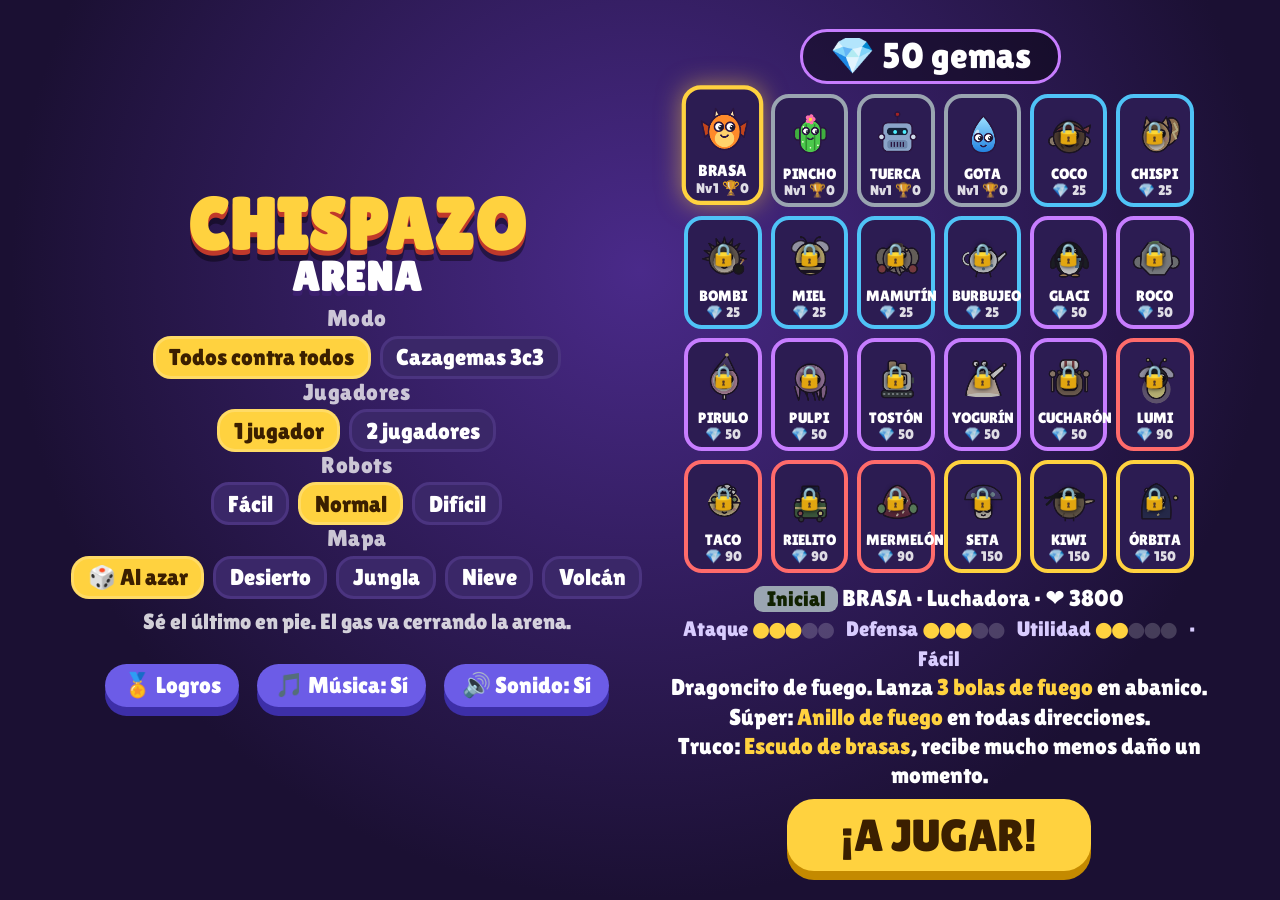
<file: gaming/chispazo-arena/index.html>
<!doctype html>
<html lang="es">
<head>
<meta charset="utf-8">
<meta name="viewport" content="width=device-width,initial-scale=1,maximum-scale=1,user-scalable=no,viewport-fit=cover">
<meta name="theme-color" content="#1b1033">
<meta name="mobile-web-app-capable" content="yes">
<meta name="apple-mobile-web-app-capable" content="yes">
<title>Chispazo Arena | LinkNeox Gaming</title>
<meta name="description" content="Arena de acción para niños: 24 personajes originales que se consiguen con gemas, Todos contra todos o Cazagemas por equipos, contra robots o a 2 jugadores en la misma tablet. 4 mapas, trofeos, niveles y logros. Gratis en el navegador.">
<link rel="canonical" href="https://linkneox.com/gaming/chispazo-arena/">
<meta property="og:title" content="Chispazo Arena: ¡todos contra todos!">
<meta property="og:description" content="24 personajes con súper y trucos, tienda de gemas, modo por equipos, 2 jugadores en la misma tablet y 4 mapas. Gratis en el navegador.">
<meta property="og:image" content="https://linkneox.com/gaming/img/chispazo-arena-portada.jpg">
<meta property="og:type" content="website">
<link rel="icon" href="/favicon.svg" type="image/svg+xml">
<link href="https://fonts.googleapis.com/css2?family=Lilita+One&display=swap" rel="stylesheet">
<style>
  :root{--bg:#1b1033;--card:#2c1c52;--acc:#ffd23f;--txt:#fff}
  html,body{margin:0;height:100%;overflow:hidden;background:var(--bg);color:var(--txt);
    font-family:"Lilita One",system-ui,sans-serif;touch-action:none;user-select:none;-webkit-user-select:none;-webkit-touch-callout:none}
  canvas#c{position:fixed;inset:0;width:100vw;height:100vh;display:block}
  #ui{position:fixed;left:0;top:0;width:100vw;height:100vh;pointer-events:none}
  @media (orientation:portrait){
    #ui{width:100vh;height:100vw;transform:rotate(90deg) translateY(-100%);transform-origin:top left}
  }
  .scr{position:absolute;inset:0;display:flex;flex-direction:column;align-items:center;gap:1.4vmin;pointer-events:auto;
    background:radial-gradient(circle at 50% 30%,#4a2a8a,#1b1033 70%);padding:2vmin 16px;box-sizing:border-box;overflow:auto;touch-action:pan-y}
  .scr>:first-child{margin-top:auto}.scr>:last-child{margin-bottom:auto}
  .scr.dim{background:rgba(20,10,40,.86)}
  .hide{display:none!important}
  h1{margin:0;font-size:8vmin;line-height:.9;letter-spacing:1px;color:var(--acc);text-shadow:0 .6vmin 0 #c0392b,0 1.2vmin 0 #0006;text-align:center}
  h1 span{display:block;font-size:4.6vmin;color:#fff;text-shadow:0 .5vmin 0 #3b1f6e}
  h2{margin:0;font-size:10vmin;color:var(--acc);text-shadow:0 .8vmin 0 #c0392b;text-align:center}
  .cols{display:flex;gap:3vmin;align-items:center;justify-content:center;flex-wrap:wrap;max-width:100%}
  .colL,.colR{display:flex;flex-direction:column;align-items:center;gap:1.1vmin}
  .opt{display:flex;flex-direction:column;align-items:center;gap:.5vmin}
  .opt label{font-size:2.5vmin;opacity:.75;letter-spacing:.5px}
  .chips{display:flex;gap:1vmin;flex-wrap:wrap;justify-content:center}
  .chips b{font-weight:normal;font-size:2.9vmin;padding:.7vmin 1.8vmin;border-radius:2vmin;background:#3a2768;border:.4vmin solid #4b3480;cursor:pointer}
  .chips b.on{background:var(--acc);color:#3b1f00;border-color:#fff3}
  .note{font-size:2.4vmin;opacity:.8;text-align:center;max-width:60vmin;margin:0;min-height:5vmin}
  #wallet{font-size:4vmin;background:#0006;padding:.4vmin 3vmin;border-radius:3vmin;border:.4vmin solid #c77dff}
  #cards{display:grid;grid-template-columns:repeat(8,auto);gap:1vmin;justify-content:center}
  .card{position:relative;background:var(--card);border:.5vmin solid #4b3480;border-radius:2vmin;padding:.5vmin;text-align:center;cursor:pointer;transition:transform .12s}
  .card{width:8.6vmin;box-sizing:border-box}
  .card canvas{width:7vmin;height:7vmin;display:block;margin:auto}
  .card b{font-size:1.7vmin!important}.card small{font-size:1.5vmin!important}
  .chips b{font-size:2.5vmin!important;padding:.6vmin 1.5vmin!important}
  @media (max-aspect-ratio:3/2){#cards{grid-template-columns:repeat(6,auto)}}
  #info{max-width:60vmin!important}
  .colL button.sec{font-size:2.6vmin;padding:.8vmin 2vmin}
  #info .st{font-size:2.3vmin;color:#d9ccff}
  #info .dots{font-style:normal;color:var(--acc);letter-spacing:-.2vmin;margin-right:1vmin}#info .dots u{text-decoration:none;color:#ffffff30}
  .card b{display:block;font-weight:normal;font-size:2vmin;white-space:nowrap}
  .card small{display:block;font-size:1.8vmin;opacity:.85;white-space:nowrap}
  .card.lock canvas{filter:brightness(.75) saturate(.45)}
  .card .lk{position:absolute;left:0;right:0;top:2.4vmin;font-size:2.4vmin;text-shadow:0 0 .6vmin #000}
  .card.on{transform:translateY(-.6vmin) scale(1.06);box-shadow:0 0 2.6vmin #ffd23f88;border-color:var(--acc)!important}
  .card i{position:absolute;top:-1.4vmin;font-style:normal;font-size:1.9vmin;padding:.1vmin .8vmin;border-radius:1vmin;background:#33ccff;color:#002}
  .card i.p2{background:#ff7ad9;right:-.8vmin}.card i.p1{left:-.8vmin}
  #info{font-size:2.6vmin;text-align:center;max-width:86vmin;min-height:11vmin;line-height:1.25}
  #info em{color:var(--acc);font-style:normal}
  #info .rar{font-size:2.3vmin;padding:.1vmin 1.4vmin;border-radius:1vmin;color:#120}
  #ptabs{display:flex;gap:1vmin}
  #ptabs b{font-weight:normal;font-size:2.7vmin;padding:.5vmin 2vmin;border-radius:1.5vmin;background:#3a2768;cursor:pointer}
  #ptabs b.on.t0{background:#33ccff;color:#002}#ptabs b.on.t1{background:#ff7ad9;color:#200}
  button{font-family:inherit;font-size:5vmin;padding:1.1vmin 6vmin;border:0;border-radius:3vmin;background:var(--acc);color:#3b1f00;
    box-shadow:0 1vmin 0 #c48a00;cursor:pointer}
  button:active{transform:translateY(.6vmin);box-shadow:0 .4vmin 0 #c48a00}
  button:disabled{filter:grayscale(1);opacity:.6}
  button.sec{background:#6c5ce7;color:#fff;box-shadow:0 1vmin 0 #3d2fa8;font-size:3.2vmin;padding:.9vmin 2.6vmin}
  button.buy{background:#c77dff;color:#fff;box-shadow:0 1vmin 0 #7b2cbf;font-size:4vmin}
  .row{display:flex;gap:2vmin;align-items:center;flex-wrap:wrap;justify-content:center}
  #endS{font-size:3.3vmin;text-align:center;line-height:1.45;max-width:110vmin}
  #endS .new{color:var(--acc)}
  #achList{display:grid;grid-template-columns:repeat(auto-fill,minmax(40vmin,1fr));gap:1.4vmin;width:min(110vmin,100%)}
  .ach{background:var(--card);border-radius:2vmin;padding:1.2vmin 2vmin;opacity:.55;font-size:2.8vmin}
  .ach.got{opacity:1;border:.4vmin solid var(--acc)}
  .ach small{display:block;font-size:2.3vmin;opacity:.8}
</style>
</head>
<body>
<canvas id="c"></canvas>
<div id="ui">
  <div id="menu" class="scr">
    <div class="cols">
      <div class="colL">
        <h1>CHISPAZO<span>ARENA</span></h1>
        <div id="opts"></div>
        <p class="note" id="modeInfo"></p>
        <div class="row"><button class="sec" id="bAch">🏅 Logros</button><button class="sec" id="bMus"></button><button class="sec" id="bSfx"></button></div>
      </div>
      <div class="colR">
        <div class="row"><div id="wallet"></div><div id="ptabs"></div></div>
        <div id="cards"></div>
        <div id="info"></div>
        <div class="row"><button id="buy" class="buy hide"></button><button id="play">¡A JUGAR!</button></div>
      </div>
    </div>
  </div>
  <div id="pause" class="scr dim hide">
    <h2>PAUSA</h2>
    <button id="resume">SEGUIR</button>
    <div class="row"><button class="sec" id="pMus"></button><button class="sec" id="pSfx"></button><button class="sec" id="quit">SALIR AL MENÚ</button></div>
  </div>
  <div id="achs" class="scr hide">
    <h2>LOGROS</h2>
    <p class="note">Cada logro da 15 💎 gemas.</p>
    <div id="achList"></div>
    <button id="achBack">VOLVER</button>
  </div>
  <div id="end" class="scr hide">
    <h2 id="endT"></h2>
    <div id="endS"></div>
    <div class="row"><button id="again">OTRA VEZ</button><button id="change" class="sec">MENÚ</button></div>
  </div>
</div>
<script>
"use strict";
// ================= pantalla =================
const cv=document.getElementById('c'),ctx=cv.getContext('2d');
let dpr=1,W=0,H=0,rot=false;
function resize(){dpr=Math.min(2,devicePixelRatio||1);cv.width=innerWidth*dpr;cv.height=innerHeight*dpr;
  rot=innerHeight>innerWidth;W=rot?innerHeight:innerWidth;H=rot?innerWidth:innerHeight;}
addEventListener('resize',resize);resize();
const FONT='"Lilita One",system-ui,sans-serif';
const PI=Math.PI,rnd=n=>Math.floor(Math.random()*n),hyp=Math.hypot,clamp=(v,a,b)=>v<a?a:v>b?b:v;
const shuffle=a=>{a=a.slice();for(let i=a.length-1;i>0;i--){const j=rnd(i+1);[a[i],a[j]]=[a[j],a[i]];}return a;};
const angDiff=(a,b)=>{let d=a-b;while(d>PI)d-=2*PI;while(d<-PI)d+=2*PI;return Math.abs(d);};
const DT=1/60,T=48,MW=32,MH=32,WW=MW*T,WH=MH*T;

// ================= personajes (todos originales) =================
// atk.k: spread | burst | lob | melee | boomer      su.k: ring | volley | turret | pets | zone | dash | shock | lob | multilob | orb | mines | spin
// gd: shield | heal | dash | speed | invis | reload       rar: 0 inicial, 1 raro, 2 épico, 3 mítico, 4 legendario
const CHARS={
  brasa:{name:'BRASA',rar:0,hp:3800,spd:175,rng:270,reload:1.2,need:3800,
    desc:'Dragoncito de fuego. Lanza <em>3 bolas de fuego</em> en abanico.',sup:'<em>Anillo de fuego</em> en todas direcciones.',gad:'Escudo de brasas',gdesc:'recibe mucho menos daño un momento',
    atk:{k:'spread',n:3,ang:.2,spd:560,dmg:380,r:9,vis:'fire'},su:{k:'ring',n:16,spd:480,rng:300,dmg:520,r:11,vis:'fire',sr:220},gd:'shield'},
  pincho:{name:'PINCHO',rar:0,hp:2900,spd:165,rng:540,reload:1.6,need:3100,
    desc:'Cactus francotirador. Dispara <em>un pincho muy lejos</em>.',sup:'<em>Lluvia de pinchos</em> que atraviesan.',gad:'Savia curativa',gdesc:'se cura un buen trozo de vida',
    atk:{k:'spread',n:1,spd:950,dmg:1150,r:7,vis:'needle'},su:{k:'volley',n:7,ang:.1,spd:1000,rng:600,dmg:1000,r:8,vis:'needle',pierce:true,sr:560},gd:'heal'},
  tuerca:{name:'TUERCA',rar:0,hp:4300,spd:160,rng:380,reload:1.25,need:3600,
    desc:'Robot con mucha vida. Dispara <em>2 tornillos</em> seguidos.',sup:'<em>Torreta</em> que dispara sola.',gad:'Turbo',gdesc:'sale disparado hacia delante',
    atk:{k:'burst',n:2,gap:.13,spd:720,dmg:480,r:8,vis:'bolt'},su:{k:'turret',sr:450},gd:'dash'},
  gota:{name:'GOTA',rar:0,hp:3200,spd:182,rng:340,reload:1.5,need:2800,
    desc:'Gotita traviesa. Lanza <em>globos de agua</em> por encima de los muros.',sup:'<em>Tormenta</em> que moja, frena y hace daño.',gad:'Corriente',gdesc:'corre mucho más rápido unos segundos',
    atk:{k:'lob',dmg:950,rad:75,vis:'water'},su:{k:'zone',lob:true,rng:380,rad:130,dmg:450,slow:true,dur:4,vis:'water',sr:370},gd:'speed'},
  coco:{name:'COCO',rar:1,hp:5400,spd:168,rng:120,reload:1.0,need:3000,
    desc:'Coco pirata, duro como una roca. Da <em>coscorrones</em> de cerca que hacen mucho daño.',sup:'<em>Rodada</em>: sale rodando, arrolla y empuja.',gad:'Cáscara dura',gdesc:'recibe mucho menos daño un momento',
    atk:{k:'melee',arc:1.4,dmg:1350},su:{k:'dash',dist:380,dmg:1600,sr:330},gd:'shield'},
  chispi:{name:'CHISPI',rar:1,hp:2800,spd:205,rng:230,reload:.9,need:2600,
    desc:'Ardilla eléctrica, la más rápida. Lanza <em>2 chispas</em> muy seguidas.',sup:'<em>Salto relámpago</em> que atraviesa a los rivales.',gad:'Cola de humo',gdesc:'se vuelve invisible 3 segundos',
    atk:{k:'spread',n:2,ang:.12,spd:820,dmg:430,r:6,vis:'spark'},su:{k:'dash',dist:320,dmg:1300,sr:280},gd:'invis'},
  bombi:{name:'BOMBI',rar:1,hp:2600,spd:170,rng:360,reload:1.6,need:3000,
    desc:'Erizo artificiero. Lanza <em>bombas</em> por encima de los muros.',sup:'<em>Megabomba</em> enorme que rompe todo.',gad:'Recarga rápida',gdesc:'recupera toda la munición',
    atk:{k:'lob',dmg:1100,rad:85,vis:'bomb'},su:{k:'lob',dmg:2300,rad:170,rng:400,vis:'bomb',sr:380},gd:'reload'},
  miel:{name:'MIEL',rar:1,hp:3100,spd:178,rng:400,reload:1.3,need:3000,
    desc:'Abejita curandera. Su <em>aguijón rebota</em> en las paredes.',sup:'<em>Panal</em> que cura a ella y a sus amigos.',gad:'Jalea real',gdesc:'se cura un buen trozo de vida',
    atk:{k:'spread',n:1,spd:700,dmg:720,r:7,vis:'sting',bounce:2},su:{k:'zone',self:true,rad:160,heal:550,dur:4,vis:'honey',sr:0},gd:'heal'},
  glaci:{name:'GLACI',rar:2,hp:3600,spd:170,rng:300,reload:1.3,need:3200,
    desc:'Pingüino helado. Sus <em>copos de nieve</em> frenan a quien tocan.',sup:'<em>Ventisca</em> a su alrededor que congela.',gad:'Bufanda mágica',gdesc:'recibe mucho menos daño un momento',
    atk:{k:'spread',n:2,ang:.15,spd:600,dmg:520,r:8,vis:'ice',slow:true},su:{k:'zone',self:true,rad:170,dmg:380,slow:true,dur:3.5,vis:'ice',sr:170},gd:'shield'},
  roco:{name:'ROCO',rar:2,hp:5800,spd:155,rng:220,reload:1.4,need:3400,
    desc:'Gigante de piedra. Lanza un <em>puñado de rocas</em> de cerca.',sup:'<em>Terremoto</em> que daña y empuja a todos los de alrededor.',gad:'Musgo curativo',gdesc:'se cura un buen trozo de vida',
    atk:{k:'spread',n:5,ang:.13,spd:620,dmg:300,r:7,vis:'rock'},su:{k:'shock',rad:220,dmg:1500,sr:200},gd:'heal'},
  pirulo:{name:'PIRULO',rar:2,hp:3000,spd:175,rng:380,reload:1.3,need:3000,
    desc:'Mago piruleta. Su <em>caramelo bumerán</em> va y vuelve.',sup:'<em>Lluvia de caramelos</em> sobre una zona.',gad:'Azúcar',gdesc:'corre mucho más rápido unos segundos',
    atk:{k:'boomer',spd:640,dmg:620,r:10,vis:'candy'},su:{k:'multilob',n:7,rad:70,dmg:700,rng:380,vis:'candy',sr:370},gd:'speed'},
  pulpi:{name:'PULPI',rar:2,hp:3300,spd:172,rng:250,reload:1.1,need:3000,
    desc:'Pulpo travieso. Lanza <em>4 chorros de tinta</em> en abanico.',sup:'<em>Pulpitos</em> que persiguen a los rivales.',gad:'Nube de tinta',gdesc:'se vuelve invisible 3 segundos',
    atk:{k:'spread',n:4,ang:.17,spd:560,dmg:290,r:7,vis:'ink'},su:{k:'pets',n:2,sr:500},gd:'invis'},
  lumi:{name:'LUMI',rar:3,hp:2700,spd:172,rng:620,reload:1.7,need:3200,
    desc:'Luciérnaga de luz. Su <em>rayo</em> llega lejísimos y atraviesa.',sup:'<em>Gran destello</em>: una bola de luz gigante.',gad:'Apagón',gdesc:'se vuelve invisible 3 segundos',
    atk:{k:'spread',n:1,spd:1300,dmg:1050,r:6,vis:'laser',pierce:true},su:{k:'orb',spd:380,rng:650,dmg:1800,r:28,vis:'orb',sr:600},gd:'invis'},
  taco:{name:'TACO',rar:3,hp:3400,spd:175,rng:330,reload:1.4,need:3000,
    desc:'Cocinero picante. Lanza <em>salsa</em> que deja el suelo ardiendo.',sup:'<em>Fiesta picante</em>: una gran zona que quema.',gad:'Guindilla',gdesc:'corre mucho más rápido unos segundos',
    atk:{k:'lob',dmg:700,rad:70,vis:'salsa',burn:true},su:{k:'zone',lob:true,rng:360,rad:150,dmg:520,dur:4,vis:'salsa',sr:350},gd:'speed'},
  seta:{name:'SETA',rar:4,hp:3000,spd:170,rng:360,reload:1.3,need:3000,
    desc:'Seta mágica. Su <em>espora</em> se parte en 3 al chocar.',sup:'<em>Setas trampa</em> que explotan si un rival se acerca.',gad:'Brote',gdesc:'se cura un buen trozo de vida',
    atk:{k:'spread',n:1,spd:600,dmg:800,r:9,vis:'spore',split:true},su:{k:'mines',n:3,dmg:1700,rad:110,sr:320},gd:'heal'},
  kiwi:{name:'KIWI',rar:4,hp:3300,spd:190,rng:300,reload:1.1,need:3200,
    desc:'Pájaro ninja. Lanza <em>3 estrellas</em> en ráfaga.',sup:'<em>Torbellino</em>: gira y corta todo lo que toca.',gad:'Paso ninja',gdesc:'sale disparado hacia delante',
    atk:{k:'burst',n:3,gap:.09,spd:760,dmg:380,r:7,vis:'star'},su:{k:'spin',dur:2.6,rad:110,dmg:330,sr:180},gd:'dash'},
  mamutin:{name:'MAMUTÍN',rar:1,hp:5600,spd:162,rng:115,reload:1.1,need:3000,
    desc:'Mamut pequeñito con guantes acolchados. Da <em>trompazos</em> en un arco muy ancho.',sup:'<em>Barrito helado</em>: un anillo de nieve que frena a todos.',gad:'Lana gordita',gdesc:'se cura un buen trozo de vida',
    atk:{k:'melee',arc:2.1,dmg:1150},su:{k:'ring',n:12,spd:420,rng:260,dmg:480,r:12,vis:'ice',slow:true,sr:220},gd:'heal'},
  burbujeo:{name:'BURBUJEO',rar:1,hp:3600,spd:172,rng:210,reload:1.0,need:2800,
    desc:'Tetera con patitas. Echa <em>vapor caliente</em> en abanico de cerca.',sup:'<em>Hora del té</em>: una nube que cura a su equipo y quema a los rivales.',gad:'Silbido',gdesc:'corre mucho más rápido unos segundos',
    atk:{k:'spread',n:3,ang:.24,spd:520,dmg:340,r:9,vis:'steam'},su:{k:'zone',self:true,rad:150,dmg:300,heal:300,dur:4,vis:'tea',sr:150},gd:'speed'},
  toston:{name:'TOSTÓN',rar:2,hp:5000,spd:158,rng:330,reload:1.3,need:3200,
    desc:'Tostadora con orugas. Dispara <em>2 tostadas</em> calentitas.',sup:'<em>¡Pop!</em>: salta por encima de todo y cae aplastando.',gad:'Carcasa de acero',gdesc:'recibe mucho menos daño un momento',
    atk:{k:'spread',n:2,ang:.08,spd:600,dmg:520,r:9,vis:'toast'},su:{k:'leap',rng:380,rad:140,dmg:1600,sr:380},gd:'shield'},
  yogurin:{name:'YOGURÍN',rar:2,hp:3000,spd:175,rng:350,reload:1.3,need:2800,
    desc:'Babosa pastelera. Lanza <em>nata pegajosa</em> que frena a los rivales.',sup:'<em>Muro de nata</em>: levanta una pared para cubrirse.',gad:'Merienda',gdesc:'se cura un buen trozo de vida',
    atk:{k:'lob',dmg:700,rad:72,vis:'cream',slow:true},su:{k:'wall',sr:400},gd:'heal'},
  cucharon:{name:'CUCHARÓN',rar:2,hp:4800,spd:168,rng:115,reload:1.1,need:3000,
    desc:'Capibara cocinero. Reparte <em>cucharonazos</em> de cerca.',sup:'<em>Olla de sopa</em>: cura a su equipo y daña a los rivales donde cae.',gad:'Caldito',gdesc:'se cura un buen trozo de vida',
    atk:{k:'melee',arc:1.6,dmg:1100},su:{k:'lob',rng:360,rad:140,dmg:900,heal:1200,vis:'soup',sr:360},gd:'heal'},
  rielito:{name:'RIELITO',rar:3,hp:4200,spd:175,rng:300,reload:1.2,need:3000,
    desc:'Topo maquinista. Lanza <em>carbón ardiendo</em> que atraviesa.',sup:'<em>¡Viajeros al tren!</em>: carga lejísimos dejando un rastro de fuego.',gad:'Parachoques',gdesc:'recibe mucho menos daño un momento',
    atk:{k:'spread',n:1,spd:700,dmg:900,r:8,vis:'coal',pierce:true},su:{k:'dash',dist:520,dmg:1200,trail:true,sr:450},gd:'shield'},
  mermelon:{name:'MERMELÓN',rar:3,hp:3800,spd:172,rng:330,reload:1.3,need:3000,
    desc:'Gota de mermelada. Lanza <em>pegotes</em> que dejan el suelo pringoso.',sup:'<em>Megamermelada</em>: se hace gigante, fuerte y resistente.',gad:'Azúcar extra',gdesc:'corre mucho más rápido unos segundos',
    atk:{k:'lob',dmg:750,rad:70,vis:'jam',sticky:true},su:{k:'grow',dur:6,sr:320},gd:'speed'},
  orbita:{name:'ÓRBITA',rar:4,hp:3000,spd:175,rng:360,reload:1.2,need:3000,
    desc:'Astrónoma rodeada de lunas. Lanza <em>3 lunitas</em> en abanico.',sup:'<em>Lunas guardianas</em>: 4 lunas giran a su alrededor y golpean.',gad:'Eclipse',gdesc:'se vuelve invisible 3 segundos',
    atk:{k:'spread',n:3,ang:.18,spd:640,dmg:330,r:7,vis:'moon'},su:{k:'moons',dur:6,dmg:420,sr:200},gd:'invis'}
};
// ficha: rol, ataque, defensa, utilidad (1-5), dificultad (0 fácil, 1 media, 2 difícil)
const STATS={brasa:['Luchadora',3,3,2,0],pincho:['Francotirador',4,1,2,2],tuerca:['Tanque constructor',3,4,3,0],gota:['Lanzadora',3,2,4,0],
  coco:['Tanque',4,5,1,0],chispi:['Asesina',4,1,3,1],bombi:['Lanzador',5,1,2,1],miel:['Apoyo',2,2,5,1],glaci:['Control',3,3,4,1],roco:['Tanque',3,5,2,0],
  pirulo:['Lanzador',3,2,3,2],pulpi:['Invocador',3,2,4,1],lumi:['Francotiradora',5,1,2,2],taco:['Lanzador',4,2,3,1],seta:['Trampas',4,2,4,2],kiwi:['Asesino',5,2,2,1],
  mamutin:['Tanque',3,5,2,0],burbujeo:['Apoyo',3,3,4,1],toston:['Tanque saltarín',4,4,1,0],yogurin:['Control',2,2,5,2],cucharon:['Apoyo de cerca',3,4,4,1],
  rielito:['Luchador',4,3,2,1],mermelon:['Luchador',4,3,2,1],orbita:['Control',3,2,4,2]};
const DIFN=['Fácil','Media','Difícil'];
const CKEYS=Object.keys(CHARS);
const RAR=[{n:'Inicial',c:'#9aa5b1',p:0},{n:'Raro',c:'#4fc3f7',p:25},{n:'Épico',c:'#c77dff',p:50},{n:'Mítico',c:'#ff6b6b',p:90},{n:'Legendario',c:'#ffd23f',p:150}];
const BOTN=['ROBI','ZAS','MOCHO','PIPA','LALO','TITO','NENA','CHUS','BUBU','KIKO','PEPA','TOTO'];
const DIFF=[
  {n:'Fácil',aim:.6,react:.85,dmg:.6,cdA:.9,cdB:.7,flee:0,gad:false,bush:false,lv:1},
  {n:'Normal',aim:.35,react:.45,dmg:.8,cdA:.5,cdB:.45,flee:.3,gad:true,bush:false,lv:2},
  {n:'Difícil',aim:.16,react:.25,dmg:1,cdA:.3,cdB:.3,flee:.4,gad:true,bush:true,lv:4}];
const THEMES={
  desierto:{n:'Desierto',fa:'#e3c98f',fb:'#dbbf82',wd:'#7a5233',wt:'#c08a5a',wh:'#d9a372',ba:'#2b8a3e',bb:'#40b552',walls:10,bushes:8,sp:0,spn:0},
  jungla:{n:'Jungla',fa:'#9ccc65',fb:'#8fc05a',wd:'#4e342e',wt:'#8d6e63',wh:'#a1887f',ba:'#1b6e2e',bb:'#2e8b3e',walls:7,bushes:16,sp:0,spn:0},
  nieve:{n:'Nieve',fa:'#eef6fb',fb:'#e1edf5',wd:'#4f6f90',wt:'#9cc3e6',wh:'#d4ecff',ba:'#2f6b4f',bb:'#4f8f6f',walls:9,bushes:6,sp:4,spn:7},
  volcan:{n:'Volcán',fa:'#5d4b4b',fb:'#544343',wd:'#241a1a',wt:'#6d5858',wh:'#8a7070',ba:'#4a6b2a',bb:'#6b8f3a',walls:10,bushes:6,sp:5,spn:3}};
const MAPS=Object.keys(THEMES);
const ACH=[
  ['win1','Primera victoria','Gana una partida de Todos contra todos'],
  ['kills3','Triple chispazo','Elimina a 3 rivales en una partida'],
  ['cubes8','Cubo-coleccionista','Consigue 8 cubos en una partida'],
  ['intocable','Intocable','Gana sin bajar de la mitad de vida'],
  ['gems','Cazagemas','Gana una partida de Cazagemas'],
  ['leyenda','Leyenda','Gana Todos contra todos en Difícil'],
  ['maestro','Maestro de la arena','Gana con 4 personajes distintos'],
  ['super','Superpoderes','Usa 25 súper en total'],
  ['gadget','Truco bajo la manga','Usa 20 trucos en total'],
  ['explorador','Explorador','Juega en los 4 mapas'],
  ['nivel5','Subiendo de nivel','Lleva un personaje al nivel 5'],
  ['duo','Dúo dinámico','Juega una partida a 2 jugadores'],
  ['col8','Coleccionista','Consigue 8 personajes'],
  ['col16','¡Todos míos!','Consigue todos los personajes']];
const ACH_GEMS=15;

// ================= guardado =================
const store={get(k,d){try{const v=localStorage.getItem(k);return v?JSON.parse(v):d}catch(e){return d}},set(k,v){try{localStorage.setItem(k,JSON.stringify(v))}catch(e){}}};
const cfg=Object.assign({mode:'solo',players:1,diff:1,map:'random',sel:['brasa','pincho'],music:true,sfx:true},store.get('chz_cfg',{}));
const prof=Object.assign({tro:{},wins:{},ach:{},sup:0,gad:0,maps:{},gems:50,owned:{}},store.get('chz_prof',{}));
for(const k of CKEYS)if(CHARS[k].rar===0)prof.owned[k]=true;
cfg.sel=cfg.sel.map((c,i)=>prof.owned[c]?c:['brasa','pincho'][i]);
const saveCfg=()=>store.set('chz_cfg',cfg),saveProf=()=>store.set('chz_prof',prof);
const lvlOf=c=>Math.min(10,1+Math.floor((prof.tro[c]||0)/25));
const ownedN=()=>CKEYS.filter(k=>prof.owned[k]).length;
function grant(id){if(prof.ach[id])return null;prof.ach[id]=true;prof.gems+=ACH_GEMS;return ACH.find(a=>a[0]===id)[1];}

// ================= sonido y música =================
let AC=null,musGain=null,musTimer=null,musNext=0,musStep=0;
function audioInit(){if(!AC){try{AC=new(window.AudioContext||window.webkitAudioContext)();musGain=AC.createGain();musGain.gain.value=.045;musGain.connect(AC.destination);}catch(e){}}
  if(AC&&AC.state==='suspended')AC.resume();}
function tone(f,d,type,v,f2,when,dest){const t=when||AC.currentTime,o=AC.createOscillator(),g=AC.createGain();o.type=type||'square';
  o.frequency.setValueAtTime(f,t);if(f2)o.frequency.exponentialRampToValueAtTime(f2,t+d);g.gain.setValueAtTime(v||.06,t);
  g.gain.exponentialRampToValueAtTime(.001,t+d);o.connect(g).connect(dest||AC.destination);o.start(t);o.stop(t+d+.02);}
function snd(f,d,type,v,f2){if(!AC||!cfg.sfx)return;tone(f,d,type,v,f2);}
function jingle(notes,step,type){if(!AC||!cfg.sfx)return;notes.forEach((n,i)=>tone(220*2**(n/12),step*1.6,type||'square',.07,0,AC.currentTime+i*step));}
const MEL=[12,null,15,12,17,null,15,12, 10,null,12,10,7,null,5,7, 12,null,15,17,19,null,17,15, 12,null,10,12,15,null,null,null,
           17,null,15,17,19,null,17,15, 12,null,15,12,10,null,7,10, 12,15,17,15,12,null,10,7, 5,null,7,null,12,null,null,null];
const BAS=[0,0,-4,-4,-7,-7,-2,-2, 0,0,-4,-4,-7,-7,-5,-5];
function musStart(){if(!AC||!cfg.music||musTimer)return;musNext=AC.currentTime+.08;
  musTimer=setInterval(()=>{if(!AC)return;while(musNext<AC.currentTime+.18){const s=musStep,m=MEL[s%64];
    if(m!=null)tone(220*2**(m/12),.12,'square',.5,0,musNext,musGain);
    if(s%2===0)tone(110*2**(BAS[(s>>2)%16]/12),.22,'triangle',.9,0,musNext,musGain);
    if(s%4===0)tone(140,.09,'sine',1,45,musNext,musGain);
    musNext+=.14;musStep++;}},40);}
function musStop(){if(musTimer){clearInterval(musTimer);musTimer=null;}}

// ================= mapa =================
let grid,crates,TH=THEMES.desierto;
const tileAt=(tx,ty)=>(tx<0||ty<0||tx>=MW||ty>=MH)?1:grid[ty*MW+tx];
const tileOf=(x,y)=>tileAt(Math.floor(x/T),Math.floor(y/T));
const solid=(tx,ty)=>{const v=tileAt(tx,ty);return v===1||v===3;};
const solidAt=(x,y)=>solid(Math.floor(x/T),Math.floor(y/T));
const tc=(tx,ty)=>({tx,ty,x:tx*T+T/2,y:ty*T+T/2});
function soloSpawns(){const a=[];for(let i=0;i<6;i++){const g=PI/6+i*PI/3;a.push(tc(Math.floor(MW/2+Math.cos(g)*11.5),Math.floor(MH/2+Math.sin(g)*11.5)));}return a;}
function gemSpawns(){const a=[[3,12],[2,16],[3,19]].map(([x,y])=>tc(x,y));return a.concat(a.map(s=>tc(MW-1-s.tx,s.ty)));}
function genMap(mode,th){
  const sp=mode==='gems'?gemSpawns():soloSpawns(),half=MW/2;
  for(let tries=0;tries<50;tries++){
    grid=new Uint8Array(MW*MH);crates=new Map();
    const put=(x,y,v,force)=>{for(const[a,b]of[[x,y],[MW-1-x,y],[x,MH-1-y],[MW-1-x,MH-1-y]]){
      if(a<1||b<1||a>=MW-1||b>=MH-1)continue;const i=b*MW+a;if(force||grid[i]===0)grid[i]=v;}};
    for(let i=0;i<th.walls;i++){const x=2+rnd(half-3),y=2+rnd(half-3),s=rnd(4);
      if(s===0)for(let k=0;k<3;k++)put(x+k,y,1,1);else if(s===1)for(let k=0;k<3;k++)put(x,y+k,1,1);
      else if(s===2){put(x,y,1,1);put(x+1,y,1,1);put(x,y+1,1,1);put(x+1,y+1,1,1);}else{put(x,y,1,1);put(x+1,y,1,1);put(x,y+1,1,1);}}
    for(let i=0;i<th.bushes;i++){const cx=2+rnd(half-2),cy=2+rnd(half-2),n=4+rnd(5);for(let k=0;k<n;k++)put(cx+rnd(3)-1,cy+rnd(3)-1,2);}
    for(let i=0;i<th.spn;i++){const cx=2+rnd(half-3),cy=2+rnd(half-3),w=th.sp===5?rnd(2):1+rnd(3),h=th.sp===5?rnd(2):1+rnd(2);for(let y=0;y<=h;y++)for(let x=0;x<=w;x++)put(cx+x,cy+y,th.sp);}
    for(let i=0;i<5;i++)put(2+rnd(half-2),2+rnd(half-2),3);
    put(4+rnd(half-6),4+rnd(half-6),6);
    for(let x=0;x<MW;x++){grid[x]=1;grid[(MH-1)*MW+x]=1;}for(let y=0;y<MH;y++){grid[y*MW]=1;grid[y*MW+MW-1]=1;}
    const clr=(x,y)=>{if(x>0&&y>0&&x<MW-1&&y<MH-1)grid[y*MW+x]=0;};
    for(const s of sp)for(let dy=-2;dy<=2;dy++)for(let dx=-2;dx<=2;dx++){const v=tileAt(s.tx+dx,s.ty+dy);if(Math.abs(dx)<=1&&Math.abs(dy)<=1||v===5)clr(s.tx+dx,s.ty+dy);}
    if(mode==='gems'){for(let y=11;y<=20;y++)for(let x=1;x<=5;x++){clr(x,y);clr(MW-1-x,y);}}
    const cr=mode==='gems'?2:1;for(let dy=-cr;dy<=cr-1;dy++)for(let dx=-cr;dx<=cr-1;dx++)clr(MW/2+dx,MH/2+dy);
    const seen=new Uint8Array(MW*MH),st=[(MH/2)*MW+MW/2];seen[st[0]]=1;
    while(st.length){const i=st.pop(),x=i%MW,y=(i/MW)|0;for(const[dx,dy]of[[1,0],[-1,0],[0,1],[0,-1]]){const j=(y+dy)*MW+x+dx;
      if(!seen[j]&&grid[j]!==1){seen[j]=1;st.push(j);}}}
    if(!sp.every(s=>seen[s.ty*MW+s.tx]))continue;
    for(let i=0;i<grid.length;i++)if(!seen[i])grid[i]=1;
    for(let i=0;i<grid.length;i++){if(grid[i]===3)crates.set(i,{hp:1600,max:1600,gold:false});
      else if(grid[i]===6){grid[i]=3;crates.set(i,{hp:3200,max:3200,gold:true});}}
    return sp;
  }
  return sp;
}
function collide(f){const r=f.r;
  for(let pass=0;pass<2;pass++){
    const x0=Math.floor((f.x-r)/T),x1=Math.floor((f.x+r)/T),y0=Math.floor((f.y-r)/T),y1=Math.floor((f.y+r)/T);
    for(let ty=y0;ty<=y1;ty++)for(let tx=x0;tx<=x1;tx++){if(!solid(tx,ty))continue;
      const cx=clamp(f.x,tx*T,tx*T+T),cy=clamp(f.y,ty*T,ty*T+T);const dx=f.x-cx,dy=f.y-cy,d2=dx*dx+dy*dy;
      if(d2<r*r){if(d2<.01){f.y=ty*T-r;continue;}const d=Math.sqrt(d2);f.x+=dx/d*(r-d);f.y+=dy/d*(r-d);}}}
  f.x=clamp(f.x,T+r,WW-T-r);f.y=clamp(f.y,T+r,WH-T-r);}
function los(ax,ay,bx,by,ignore){const d=hyp(bx-ax,by-ay),n=Math.ceil(d/12);
  for(let i=1;i<n;i++){const tx=Math.floor((ax+(bx-ax)*i/n)/T),ty=Math.floor((ay+(by-ay)*i/n)/T);
    if(solid(tx,ty))return ignore!==undefined&&ty*MW+tx===ignore;}return true;}
const inBush=f=>tileOf(f.x,f.y)===2;

// ================= estado =================
let G=null;
const cams=[{x:0,y:0},{x:0,y:0}];
function mkF(c,name,sp,id,team,pi,lv){const ch=CHARS[c],m=1+.04*(lv-1);
  return{id,c,ch,name,team,pi,lv,x:sp.x,y:sp.y,sx:sp.x,sy:sp.y,r:22,hp:ch.hp*m,maxHp:ch.hp*m,lvMul:m,ammo:3,cd:0,sup:0,cubes:0,dmgMul:1,
    face:sp.x>WW/2?PI:0,mvA:sp.x>WW/2?PI:0,vx:0,vy:0,lastHurt:-9,lastAttack:-9,dead:false,kills:0,pend:[],slow:0,gasT:0,lavaT:0,
    gad:2,gadCd:0,shield:0,speedT:0,dashT:0,dashA:0,dashHit:null,dashDmg:0,spinT:0,spinTick:0,spinDmg:0,spinRad:0,invisT:0,leap:null,bigT:0,moonT:0,moonA:0,moonDmg:0,moonHit:null,trailT:0,
    gems:0,resp:0,prot:0,minHp:1,supUsed:0,gadUsed:0,place:0,supReady:false,
    ai:{think:0,tgt:null,aimDelay:0,detour:0,detA:0,stuckT:0,lx:sp.x,ly:sp.y,wander:null,goal:null,flee:false}};}
function newGame(){
  const th=cfg.map==='random'?MAPS[rnd(MAPS.length)]:cfg.map;TH=THEMES[th];
  const sp=genMap(cfg.mode,TH),D=DIFF[cfg.diff],nH=cfg.players;
  G={mode:cfg.mode,th,D,nH,t:0,start:2.4,fighters:[],humans:[],bullets:[],lobs:[],zones:[],turrets:[],mines:[],walls:[],swings:[],rings:[],picks:[],items:[],gems:[],
     parts:[],texts:[],feed:[],safe:WW*2,endT:-1,over:false,paused:false,shake:[0,0],itemT:7,mineT:2,cd:{team:-1,t:15,last:15},winner:-1};
  const names=shuffle(BOTN),botC=()=>CKEYS[rnd(CKEYS.length)];let id=0;
  const add=(c,name,s,team,pi,lv)=>{const f=mkF(c,name,s,id,team,pi,lv);id++;G.fighters.push(f);if(pi>=0)G.humans[pi]=f;return f;};
  if(G.mode==='solo'){const o=shuffle(sp);
    for(let i=0;i<6;i++){if(i<nH)add(cfg.sel[i],nH===1?'TÚ':'J'+(i+1),o[i],i,i,lvlOf(cfg.sel[i]));else add(botC(),names[i],o[i],i,-1,D.lv);}}
  else{add(cfg.sel[0],nH===1?'TÚ':'J1',sp[0],0,0,lvlOf(cfg.sel[0]));add(botC(),names[0],sp[1],0,-1,D.lv);add(botC(),names[1],sp[2],0,-1,D.lv);
    if(nH===2)add(cfg.sel[1],'J2',sp[3],1,1,lvlOf(cfg.sel[1]));else add(botC(),names[2],sp[3],1,-1,D.lv);
    add(botC(),names[3],sp[4],1,-1,D.lv);add(botC(),names[4],sp[5],1,-1,D.lv);}
  G.humans.forEach((h,i)=>{cams[i].x=h.x;cams[i].y=h.y;});
  prof.maps[th]=true;saveProf();
  resetCtl();musStart();
}
const isH=f=>f.pi>=0;
function safeHalf(t){const a=24,b=115;if(t<a)return WW/2+T;const k=Math.min(1,(t-a)/(b-a));return WW/2*(1-k)+2.5*T*k;}
function inGas(f){if(G.mode!=='solo')return false;const s=G.safe;return Math.abs(f.x-WW/2)>s||Math.abs(f.y-WH/2)>s;}
function visible(v,f){if(f.dead)return false;if(v&&f.team===v.team)return true;
  const d=v?hyp(v.x-f.x,v.y-f.y):1e9;if(f.invisT>0)return d<90;
  if(!inBush(f))return true;if(d<140)return true;return G.t-f.lastAttack<.8||G.t-f.lastHurt<.4;}
const alive=()=>G.fighters.filter(f=>!f.dead);
const teamGems=tm=>G.fighters.reduce((s,f)=>s+(f.team===tm&&!f.dead?f.gems:0),0);
const nearH=o=>G.humans.some(h=>hyp(o.x-h.x,o.y-h.y)<650);
const enemiesOf=f=>G.fighters.filter(e=>!e.dead&&e.team!==f.team);

// ================= ataques =================
const dm=f=>f.dmgMul*f.lvMul*(f.bigT>0?1.3:1)*(isH(f)?1:G.D.dmg);
function shoot(f,ang,spd,range,dmg,r,vis,o){const b={x:f.x+Math.cos(ang)*18,y:f.y+Math.sin(ang)*18,vx:Math.cos(ang)*spd,vy:Math.sin(ang)*spd,
  left:range,range,dmg,own:f,team:f.team,r,vis,pierce:false,hit:new Set(),sup:false,bounce:0,split:false,slow:false,boom:false,ret:false};
  Object.assign(b,o||{});G.bullets.push(b);return b;}
function shotsFrom(f,a,ang,m,isSup){const n=a.n||1;for(let i=0;i<n;i++){const off=n>1?(i-(n-1)/2)*(a.ang||0):0;
  shoot(f,ang+off,a.spd,a.rng||f.ch.rng,a.dmg*m,a.r||7,a.vis,{slow:!!a.slow,bounce:a.bounce||0,split:!!a.split,boom:a.k==='boomer',pierce:!!a.pierce||a.k==='boomer',sup:!!isSup});}}
function lob(f,tx,ty,dmg,rad,o){G.lobs.push(Object.assign({sx:f.x,sy:f.y,x:f.x,y:f.y,tx,ty,t:0,dur:.6,own:f,team:f.team,dmg,rad,sup:false,vis:'water'},o||{}));}
function lobTarget(f,ang,dist,max){const d=clamp(dist==null?max:dist,40,max);
  return{x:clamp(f.x+Math.cos(ang)*d,T,WW-T),y:clamp(f.y+Math.sin(ang)*d,T,WH-T)};}
function melee(f,ang,a,m){
  for(const e of enemiesOf(f)){const d=hyp(e.x-f.x,e.y-f.y);if(d<f.ch.rng+e.r&&angDiff(Math.atan2(e.y-f.y,e.x-f.x),ang)<a.arc/2+.2&&los(f.x,f.y,e.x,e.y))damage(e,a.dmg*m,f,false);}
  for(const tu of G.turrets)if(!tu.dead&&tu.team!==f.team&&hyp(tu.x-f.x,tu.y-f.y)<f.ch.rng+tu.r)damageTurret(tu,a.dmg*m);
  const done=new Set();for(const dd of[40,80,f.ch.rng])for(const k of[-.5,0,.5]){const x=f.x+Math.cos(ang+k*a.arc)*dd,y=f.y+Math.sin(ang+k*a.arc)*dd,tx=Math.floor(x/T),ty=Math.floor(y/T);
    if(tileAt(tx,ty)===3&&!done.has(ty*MW+tx)){done.add(ty*MW+tx);hitCrate(tx,ty,a.dmg*m);}}
  G.swings.push({f,ang,arc:a.arc,r:f.ch.rng,t:.18});}
const atkRange=f=>f.ch.rng;
const supRange=f=>{const s=f.ch.su;return s.k==='dash'?s.dist:s.k==='ring'?s.rng:s.k==='shock'||s.k==='spin'?s.rad:s.k==='zone'&&s.self?s.rad:s.k==='moons'?90:s.k==='grow'?110:s.k==='wall'?120:s.rng||s.sr||200;};
function fireF(f,ang,dist){
  if(f.dead||f.ammo<1||f.cd>0||G.t<G.start||f.dashT>0||f.leap)return false;f.ammo-=1;f.cd=.35;f.lastAttack=G.t;f.face=ang;f.prot=0;f.invisT=0;
  const m=dm(f),a=f.ch.atk,n=nearH(f);
  switch(a.k){
    case'spread':case'boomer':shotsFrom(f,a,ang,m);break;
    case'burst':shotsFrom(f,Object.assign({},a,{n:1}),ang,m);for(let k=1;k<a.n;k++)f.pend.push({t:a.gap*k,ang});break;
    case'lob':{const p=lobTarget(f,ang,dist,f.ch.rng);lob(f,p.x,p.y,a.dmg*m,a.rad,{vis:a.vis,burn:!!a.burn,slow:!!a.slow,sticky:!!a.sticky});break;}
    case'melee':melee(f,ang,a,m);break;
  }
  if(n){const v=a.vis||'';snd(v==='needle'||v==='laser'?900:v==='fire'?220:a.k==='lob'?300:a.k==='melee'?160:520,.1,a.k==='lob'?'sine':'square',.045,a.k==='lob'?600:200);}
  return true;}
function superF(f,ang,dist){
  if(f.dead||f.sup<1||G.t<G.start||f.leap)return false;f.sup=0;f.supReady=false;f.lastAttack=G.t;f.face=ang;f.prot=0;f.invisT=0;f.supUsed++;
  const m=dm(f),s=f.ch.su;
  switch(s.k){
    case'ring':for(let i=0;i<s.n;i++)shoot(f,i*2*PI/s.n,s.spd,s.rng,s.dmg*m,s.r,s.vis,{sup:true,slow:!!s.slow});break;
    case'volley':shotsFrom(f,s,ang,m,true);break;
    case'orb':shoot(f,ang,s.spd,s.rng,s.dmg*m,s.r,s.vis,{pierce:true,sup:true});break;
    case'turret':{let x=f.x+Math.cos(ang)*40,y=f.y+Math.sin(ang)*40;if(solidAt(x,y)){x=f.x;y=f.y;}
      G.turrets.push({x,y,own:f,team:f.team,hp:2600,maxHp:2600,t:0,life:15,cd:.5,ang,dead:false,r:20,pet:false});break;}
    case'pets':for(let k=0;k<s.n;k++){const a2=ang+(k?.6:-.6);let x=f.x+Math.cos(a2)*30,y=f.y+Math.sin(a2)*30;if(solidAt(x,y)){x=f.x;y=f.y;}
      G.turrets.push({x,y,own:f,team:f.team,hp:1400,maxHp:1400,t:0,life:10,cd:0,ang:a2,dead:false,r:14,pet:true});}break;
    case'zone':if(s.lob){const p=lobTarget(f,ang,dist,s.rng);lob(f,p.x,p.y,0,s.rad,{vis:s.vis,sup:true,zone:{r:s.rad,dur:s.dur,dmg:(s.dmg||0)*m,slow:!!s.slow,vis:s.vis}});}
      else G.zones.push({x:f.x,y:f.y,r:s.rad,t:0,dur:s.dur,tick:0,own:f,team:f.team,dmg:(s.dmg||0)*m,heal:s.heal||0,slow:!!s.slow,vis:s.vis,follow:f});break;
    case'dash':f.dashT=s.dist/900;f.dashA=ang;f.dashHit=new Set();f.dashDmg=s.dmg*m;break;
    case'shock':for(const e of enemiesOf(f)){const d=hyp(e.x-f.x,e.y-f.y);if(d<s.rad+e.r){damage(e,s.dmg*m,f,true);push(e,f,90);}}
      for(const tu of G.turrets)if(!tu.dead&&tu.team!==f.team&&hyp(tu.x-f.x,tu.y-f.y)<s.rad)damageTurret(tu,s.dmg*m);
      G.rings.push({x:f.x,y:f.y,r:s.rad,t:0,col:'#c9a27a'});if(isH(f))G.shake[f.pi]=.35;break;
    case'lob':{const p=lobTarget(f,ang,dist,s.rng);lob(f,p.x,p.y,s.dmg*m,s.rad,{vis:s.vis,sup:true,big:true,heal:s.heal||0});break;}
    case'multilob':{const p=lobTarget(f,ang,dist,s.rng);for(let k=0;k<s.n;k++){const a2=Math.random()*PI*2,r2=k?30+Math.random()*90:0;
      G.lobs.push({sx:f.x,sy:f.y,x:f.x,y:f.y,tx:clamp(p.x+Math.cos(a2)*r2,T,WW-T),ty:clamp(p.y+Math.sin(a2)*r2,T,WH-T),t:-k*.07,dur:.6,own:f,team:f.team,dmg:s.dmg*m,rad:s.rad,sup:true,vis:s.vis});}break;}
    case'mines':for(let k=0;k<s.n;k++){const a2=ang+(k-1)*.9;let x=f.x+Math.cos(a2)*70,y=f.y+Math.sin(a2)*70;if(solidAt(x,y)){x=f.x;y=f.y;}
      G.mines.push({x,y,own:f,team:f.team,dmg:s.dmg*m,rad:s.rad,t:0});}break;
    case'spin':f.spinT=s.dur;f.spinTick=0;f.spinDmg=s.dmg*m;f.spinRad=s.rad;break;
    case'leap':{const p=lobTarget(f,ang,dist,s.rng);f.leap={sx:f.x,sy:f.y,tx:p.x,ty:p.y,t:0,dur:.7,dmg:s.dmg*m,rad:s.rad};f.dashT=0;f.spinT=0;break;}
    case'wall':{const cx=f.x+Math.cos(ang)*90,cy=f.y+Math.sin(ang)*90,px=-Math.sin(ang),py=Math.cos(ang);
      for(const k of[-1,0,1]){const tx=Math.floor((cx+px*k*T)/T),ty=Math.floor((cy+py*k*T)/T),i=ty*MW+tx;
        if(tx<1||ty<1||tx>=MW-1||ty>=MH-1||grid[i]!==0)continue;const X=tx*T+T/2,Y=ty*T+T/2;
        if(G.fighters.some(e=>!e.dead&&Math.abs(e.x-X)<T/2+e.r&&Math.abs(e.y-Y)<T/2+e.r))continue;
        grid[i]=3;crates.set(i,{hp:1400,max:1400,gold:false,cream:true});G.walls.push({i,t:0});burst(X,Y,'#fff3e0',10,140);}break;}
    case'grow':{f.bigT=s.dur;f.r=30;const h=Math.round(Math.min(f.maxHp*.3,f.maxHp-f.hp));f.hp+=h;if(h>0)addText(f.x,f.y-60,'+'+h,'#7dff7a',20);burst(f.x,f.y,'#e63970',24,200);break;}
    case'moons':f.moonT=s.dur;f.moonDmg=s.dmg*m;f.moonHit=new Map();break;
  }
  if(nearH(f))snd(440,.35,'sawtooth',.07,1320);if(isH(f))G.shake[f.pi]=Math.max(G.shake[f.pi],.25);return true;}
function gadgetF(f){
  if(f.dead||f.gad<=0||G.t<G.start)return false;f.gad--;f.gadUsed++;
  switch(f.ch.gd){
    case'shield':f.shield=2.5;burst(f.x,f.y,'#ff9f1a',16,180);break;
    case'heal':{const h=Math.round(Math.min(f.maxHp*.35,f.maxHp-f.hp));f.hp+=h;addText(f.x,f.y-60,'+'+h,'#7dff7a',20);burst(f.x,f.y,'#7dff7a',16,140);break;}
    case'dash':f.dashT=.22;f.dashA=f.mvA;f.dashHit=null;burst(f.x,f.y,'#4ff0ff',12,160);break;
    case'speed':f.speedT=3;burst(f.x,f.y,'#6cc6ff',16,160);break;
    case'invis':f.invisT=3;burst(f.x,f.y,'#8a7fb0',18,140);break;
    case'reload':f.ammo=3;f.cd=0;addText(f.x,f.y-60,'¡RECARGA!','#ffe066',18);burst(f.x,f.y,'#ffe066',12,140);break;
  }
  if(nearH(f))snd(600,.2,'triangle',.07,900);return true;}
function autoTarget(f,range){let best=null,bd=range;
  for(const e of G.fighters){if(e.team===f.team||e.dead||!visible(f,e))continue;const d=hyp(e.x-f.x,e.y-f.y);if(d<bd){bd=d;best=e;}}
  for(const tu of G.turrets){if(tu.team===f.team||tu.dead)continue;const d=hyp(tu.x-f.x,tu.y-f.y);if(d<bd){bd=d;best=tu;}}
  return best;}
function autoFire(f,isSup){const rng=isSup?Math.max(supRange(f),200):atkRange(f);const t=autoTarget(f,rng*1.15+30);let ang=f.face,dist=null;
  if(t){ang=Math.atan2(t.y-f.y,t.x-f.x);dist=hyp(t.x-f.x,t.y-f.y);}return isSup?superF(f,ang,dist):fireF(f,ang,dist);}

// ================= daño =================
function addText(x,y,txt,col,sz){G.texts.push({x,y,txt,col,life:.9,sz:sz||18});}
function burst(x,y,col,n,sp){for(let i=0;i<n;i++){const a=Math.random()*PI*2,s=(.3+Math.random())*(sp||150);
  G.parts.push({x,y,vx:Math.cos(a)*s,vy:Math.sin(a)*s,life:.5+Math.random()*.4,max:.9,col,sz:3+Math.random()*4});}}
function push(e,from,dist){const a=Math.atan2(e.y-from.y,e.x-from.x);e.x+=Math.cos(a)*dist;e.y+=Math.sin(a)*dist;collide(e);}
function damage(f,amt,src,noCharge){
  if(f.dead||f.prot>0||f.leap)return;if(f.shield>0)amt*=.4;if(f.bigT>0)amt*=.5;amt=Math.round(amt);f.hp-=amt;f.lastHurt=G.t;
  addText(f.x+(Math.random()-.5)*20,f.y-34,amt,isH(f)?'#ff5a5a':'#ffffff');burst(f.x,f.y,'#fff',4,120);
  if(src&&src!==f&&!noCharge&&!src.dead)src.sup=Math.min(1,src.sup+amt/src.ch.need);
  if(isH(f)){snd(140,.1,'square',.06,80);G.shake[f.pi]=Math.max(G.shake[f.pi],.12);}else if(src&&isH(src))snd(660,.05,'square',.04);
  if(isH(f))f.minHp=Math.min(f.minHp,Math.max(0,f.hp)/f.maxHp);
  if(f.hp<=0)kill(f,src);}
function damageTurret(tu,amt){tu.hp-=amt;addText(tu.x,tu.y-28,Math.round(amt),'#ddd',15);if(tu.hp<=0&&!tu.dead){tu.dead=true;burst(tu.x,tu.y,'#9ab',18,200);}}
function hitCrate(tx,ty,amt){const i=ty*MW+tx;if(grid[i]!==3)return;const c=crates.get(i);if(!c)return;c.hp-=amt;
  const X=tx*T+T/2,Y=ty*T+T/2;burst(X,Y,c.gold?'#ffd23f':'#c98a4b',3,100);
  if(c.hp<=0){grid[i]=0;crates.delete(i);burst(X,Y,c.gold?'#ffd23f':'#a0642c',c.gold?30:16,240);
    if(c.cream){}else if(G.mode==='solo'){const n=c.gold?3:1;for(let k=0;k<n;k++){const a=k/n*PI*2;G.picks.push({x:X+(n>1?Math.cos(a)*22:0),y:Y+(n>1?Math.sin(a)*22:0),t:0});}}
    else{G.items.push({x:X,y:Y,k:'heal',t:0});if(c.gold)G.items.push({x:X+20,y:Y,k:'speed',t:0});}
    if(nearH({x:X,y:Y}))snd(180,.15,'triangle',.06,90);}}
function kill(f,src){
  f.dead=true;f.hp=0;f.spinT=0;f.dashT=0;f.leap=null;f.bigT=0;f.r=22;f.moonT=0;burst(f.x,f.y,'#ffd23f',26,260);burst(f.x,f.y,'#ff6b6b',14,200);
  if(G.mode==='solo'){const n=Math.max(1,f.cubes);for(let i=0;i<n;i++){const a=i/n*PI*2;G.picks.push({x:f.x+Math.cos(a)*(n>1?28:0),y:f.y+Math.sin(a)*(n>1?28:0),t:0});}}
  else{for(let i=0;i<f.gems;i++){const a=Math.random()*PI*2,s=60+Math.random()*120;G.gems.push({x:f.x,y:f.y,vx:Math.cos(a)*s,vy:Math.sin(a)*s,t:0});}f.gems=0;f.resp=4;}
  if(src&&src!==f)src.kills++;
  G.feed.push({txt:src?`${src.name} eliminó a ${f.name}`:`${G.mode==='solo'?'El gas':'La lava'} eliminó a ${f.name}`,life:4,me:isH(f)||(src&&isH(src))});
  if(src&&isH(src))snd(880,.25,'square',.06,1760);if(isH(f))snd(300,.6,'sawtooth',.08,60);
  for(const tu of G.turrets)if(tu.own===f)tu.dead=true;
  for(const z of G.zones)if(z.follow===f)z.t=z.dur;
  if(G.mode==='solo'){const left=alive();if(isH(f))f.place=left.length+1;if(left.length===1&&isH(left[0]))left[0].place=1;
    if(G.endT<0&&(left.length<=1||!G.humans.some(h=>!h.dead)))G.endT=G.t+2;}
}
function respawn(f){f.dead=false;f.x=f.sx;f.y=f.sy;f.hp=f.maxHp;f.ammo=3;f.prot=2;f.vx=f.vy=0;f.slow=0;f.shield=0;f.speedT=0;f.dashT=0;f.invisT=0;f.spinT=0;f.leap=null;f.bigT=0;f.r=22;f.moonT=0;
  f.ai.tgt=null;f.ai.goal=null;burst(f.x,f.y,'#fff',14,160);}

// ================= movimiento =================
function moveF(f,mx,my,dt){if(f.leap)return;let l=hyp(mx,my);if(l>1){mx/=l;my/=l;l=1;}
  const sp=f.ch.spd*(f.slow>0?.6:1)*(f.speedT>0?1.5:1)*(f.spinT>0?1.25:1);let dx=mx*sp,dy=my*sp;
  if(f.dashT>0){dx=Math.cos(f.dashA)*900;dy=Math.sin(f.dashA)*900;}
  else if(tileOf(f.x,f.y)===4){const k=Math.min(1,dt*2.2);dx=f.vx+(dx-f.vx)*k;dy=f.vy+(dy-f.vy)*k;}
  f.x+=dx*dt;f.y+=dy*dt;collide(f);f.vx=dx;f.vy=dy;
  if(l>.1){f.mvA=Math.atan2(my,mx);if(G.t-f.lastAttack>.4&&f.dashT<=0)f.face=f.mvA;}}
function common(f,dt){
  if(f.ammo<3)f.ammo=Math.min(3,f.ammo+dt/f.ch.reload);f.cd-=dt;f.slow-=dt;f.shield-=dt;f.speedT-=dt;f.prot-=dt;f.gadCd-=dt;f.invisT-=dt;
  if(f.dashT>0){f.dashT-=dt;if(f.dashHit){for(const e of enemiesOf(f)){if(f.dashHit.has(e)||hyp(e.x-f.x,e.y-f.y)>f.r+e.r+8)continue;f.dashHit.add(e);damage(e,f.dashDmg,f,true);push(e,f,70);}
      if(Math.random()<.6)G.parts.push({x:f.x,y:f.y,vx:0,vy:0,life:.25,max:.25,col:'#fff6',sz:12});
      if(f.ch.su.trail){f.trailT-=dt;if(f.trailT<=0){f.trailT=.06;G.zones.push({x:f.x,y:f.y,r:34,t:0,dur:2.2,tick:.2,own:f,team:f.team,dmg:140*dm(f),heal:0,slow:false,vis:'coal'});}}}
    if(f.dashT<=0)f.dashHit=null;}
  if(f.spinT>0){f.spinT-=dt;f.spinTick-=dt;if(f.spinTick<=0){f.spinTick=.25;for(const e of enemiesOf(f))if(hyp(e.x-f.x,e.y-f.y)<f.spinRad+e.r)damage(e,f.spinDmg,f,true);
      for(const tu of G.turrets)if(!tu.dead&&tu.team!==f.team&&hyp(tu.x-f.x,tu.y-f.y)<f.spinRad)damageTurret(tu,f.spinDmg);}}
  if(f.leap){const L=f.leap;L.t+=dt;const k=Math.min(1,L.t/L.dur);f.x=L.sx+(L.tx-L.sx)*k;f.y=L.sy+(L.ty-L.sy)*k;
    if(k>=1){f.leap=null;collide(f);for(const e of enemiesOf(f))if(hyp(e.x-f.x,e.y-f.y)<L.rad+e.r){damage(e,L.dmg,f,true);push(e,f,60);}
      for(const tu of G.turrets)if(!tu.dead&&tu.team!==f.team&&hyp(tu.x-f.x,tu.y-f.y)<L.rad)damageTurret(tu,L.dmg);
      const bx=Math.floor(f.x/T),by=Math.floor(f.y/T);for(let ty=by-3;ty<=by+3;ty++)for(let tx=bx-3;tx<=bx+3;tx++)if(tileAt(tx,ty)===3&&hyp(tx*T+T/2-f.x,ty*T+T/2-f.y)<L.rad+24)hitCrate(tx,ty,L.dmg);
      G.rings.push({x:f.x,y:f.y,r:L.rad,t:0,col:'#ffb347'});burst(f.x,f.y,'#ffb347',24,260);if(nearH(f))snd(120,.25,'square',.08,50);if(isH(f))G.shake[f.pi]=.35;}}
  if(f.bigT>0){f.bigT-=dt;if(f.bigT<=0){f.r=22;collide(f);}}
  if(f.moonT>0){f.moonT-=dt;f.moonA+=dt*3.2;for(let k=0;k<4;k++){const a=f.moonA+k*PI/2,mx=f.x+Math.cos(a)*75,my=f.y+Math.sin(a)*75;
    for(const e of enemiesOf(f)){if(hyp(e.x-mx,e.y-my)>e.r+12)continue;if(G.t-(f.moonHit.get(e)||-9)<.4)continue;f.moonHit.set(e,G.t);damage(e,f.moonDmg,f,true);}}}
  for(let i=f.pend.length-1;i>=0;i--){const p=f.pend[i];p.t-=dt;if(p.t<=0){f.pend.splice(i,1);if(!f.dead)shotsFrom(f,Object.assign({},f.ch.atk,{n:1}),p.ang,dm(f));}}
  if(G.t-f.lastHurt>3&&G.t-f.lastAttack>3&&f.hp<f.maxHp)f.hp=Math.min(f.maxHp,f.hp+f.maxHp*.13*dt);
  if(inGas(f)){f.gasT+=dt;if(f.gasT>=.5){f.gasT=0;damage(f,450,null,true);}}else f.gasT=0;
  if(f.dead)return;
  if(tileOf(f.x,f.y)===5&&f.dashT<=0&&!f.leap){f.lavaT+=dt;if(f.lavaT>=.4){f.lavaT=0;damage(f,320,null,true);burst(f.x,f.y+16,'#ff7a1a',5,90);}}else f.lavaT=0;
  if(f.dead)return;
  if(f.speedT>0&&Math.random()<.4)G.parts.push({x:f.x,y:f.y+14,vx:0,vy:0,life:.3,max:.3,col:'#bfe8ff',sz:5});
  if(isH(f)){const r=f.sup>=1;if(r&&!f.supReady)jingle([12,16,19],.06,'triangle');f.supReady=r;}
  for(let i=G.picks.length-1;i>=0;i--){const p=G.picks[i];if(p.t>.3&&hyp(p.x-f.x,p.y-f.y)<f.r+16){G.picks.splice(i,1);
    f.cubes++;f.maxHp+=400;f.hp+=400;f.dmgMul=1+.1*f.cubes;addText(f.x,f.y-50,'+1 ⬢','#7dff7a',20);if(isH(f))snd(660,.18,'triangle',.07,1320);}}
  for(let i=G.items.length-1;i>=0;i--){const p=G.items[i];if(p.t>.3&&hyp(p.x-f.x,p.y-f.y)<f.r+18){G.items.splice(i,1);
    if(p.k==='heal'){const h=Math.round(Math.min(1500,f.maxHp-f.hp));f.hp+=h;addText(f.x,f.y-50,'+'+h,'#7dff7a',20);burst(f.x,f.y,'#7dff7a',10,120);}
    else{f.speedT=4;addText(f.x,f.y-50,'¡VELOZ!','#ffe066',20);}
    if(isH(f))snd(520,.2,'triangle',.07,1040);}}
  for(let i=G.gems.length-1;i>=0;i--){const g=G.gems[i];if(g.t>.4&&hyp(g.x-f.x,g.y-f.y)<f.r+16){G.gems.splice(i,1);f.gems++;
    if(isH(f))snd(990,.12,'triangle',.06,1480);}}
}

// ================= IA =================
function randomFloor(inSafe){for(let i=0;i<40;i++){const tx=1+rnd(MW-2),ty=1+rnd(MH-2);if(grid[ty*MW+tx]!==0)continue;const p=tc(tx,ty);
  if(inSafe&&G.mode==='solo'&&(Math.abs(p.x-WW/2)>G.safe-T*2||Math.abs(p.y-WH/2)>G.safe-T*2))continue;return p;}return{x:WW/2,y:WH/2};}
function nearestTile(b,type,maxD){let best=null,bd=maxD;const r=Math.ceil(maxD/T),bx=Math.floor(b.x/T),by=Math.floor(b.y/T);
  for(let y=by-r;y<=by+r;y++)for(let x=bx-r;x<=bx+r;x++){if(tileAt(x,y)!==type)continue;const p=tc(x,y),d=hyp(p.x-b.x,p.y-b.y);if(d<bd){bd=d;best=p;}}return best;}
function botAI(b,dt){
  const a=b.ai,t=G.t,D=G.D,gm=G.mode==='gems',ch=b.ch;a.think-=dt;a.aimDelay-=dt;
  if(a.tgt&&a.tgt.dead)a.tgt=null;
  const tot=gm?teamGems(b.team):0,carrier=gm&&b.gems>0&&(tot>=10||(b.gems>=4&&b.hp<b.maxHp*.5));
  if(a.think<=0){
    a.think=.2+Math.random()*.2;let best=null,bd=1e9;
    for(const f of G.fighters){if(f.team===b.team||f.dead)continue;const d=hyp(f.x-b.x,f.y-b.y);if(d<680&&d<bd&&visible(b,f)){best=f;bd=d;}}
    for(const tu of G.turrets){if(tu.team===b.team||tu.dead)continue;const d=hyp(tu.x-b.x,tu.y-b.y);if(d<420&&d<bd){best=tu;bd=d;}}
    if(best&&best!==a.tgt)a.aimDelay=D.react*(.7+Math.random()*.6);a.tgt=best;a.goal=null;
    let it=null,id=350;for(const p of G.items){const d=hyp(p.x-b.x,p.y-b.y);if(d<id&&(p.k==='speed'||b.hp<b.maxHp*.8)){id=d;it=p;}}
    if(gm){
      if(carrier)a.goal={x:b.sx,y:b.sy,k:'home'};
      else if(it&&!best)a.goal={x:it.x,y:it.y,k:'item'};
      else{let g=null,gd=1e9;for(const q of G.gems){const d=hyp(q.x-b.x,q.y-b.y);if(d<gd){gd=d;g=q;}}
        a.goal=g?{x:g.x,y:g.y,k:'gem'}:{x:WW/2+Math.cos(b.id*1.7)*90,y:WH/2+Math.sin(b.id*1.7)*90,k:'mine'};}
    }else if(!best){
      let pk=null,pd=520;for(const p of G.picks){const d=hyp(p.x-b.x,p.y-b.y);if(d<pd){pd=d;pk=p;}}
      if(it)a.goal={x:it.x,y:it.y,k:'item'};
      else if(pk)a.goal={x:pk.x,y:pk.y,k:'pick'};
      else{let cb=null,cd=560;for(const[i,cc]of crates){if(cc.cream)continue;const x=(i%MW)*T+T/2,y=((i/MW)|0)*T+T/2,d=hyp(x-b.x,y-b.y);if(d<cd){cd=d;cb={x,y,i};}}
        const bush=D.bush&&b.hp<b.maxHp*.85?nearestTile(b,2,320):null;
        if(bush)a.goal={x:bush.x,y:bush.y,k:'bush'};
        else if(cb)a.goal={x:cb.x,y:cb.y,i:cb.i,k:'crate'};
        else{if(!a.wander||hyp(a.wander.x-b.x,a.wander.y-b.y)<60||Math.random()<.02)a.wander=randomFloor(true);a.goal={x:a.wander.x,y:a.wander.y,k:'w'};}}
    }
  }
  let mx=0,my=0;const tg=a.tgt;a.flee=false;
  const toward=(x,y,minD)=>{const dx=x-b.x,dy=y-b.y,d=hyp(dx,dy)||1;if(d>(minD||16)){mx=dx/d;my=dy/d;}};
  if(tg&&!(carrier&&hyp(tg.x-b.x,tg.y-b.y)>260)){const dx=tg.x-b.x,dy=tg.y-b.y,d=hyp(dx,dy)||1,pref=ch.atk.k==='melee'?50:ch.rng*.65;
    if((b.hp<b.maxHp*D.flee&&b.sup<1)||carrier){a.flee=true;if(gm)toward(b.sx,b.sy);else{mx=-dx/d;my=-dy/d;}}
    else if(b.spinT>0){mx=dx/d;my=dy/d;}
    else{const k=d>pref+40?1:d<pref-60?-1:0;mx=dx/d*k;my=dy/d*k;const s=Math.sin(t*1.3+b.id*2)>0?1:-1;mx+=-dy/d*.7*s;my+=dx/d*.7*s;}
  }else if(a.goal){if(a.goal.k==='crate'){if(hyp(a.goal.x-b.x,a.goal.y-b.y)>ch.rng*.6)toward(a.goal.x,a.goal.y);}else toward(a.goal.x,a.goal.y,a.goal.k==='home'?30:16);}
  if(G.mode==='solo'){const s=G.safe-T*1.3;if(Math.abs(b.x-WW/2)>s||Math.abs(b.y-WH/2)>s){mx=0;my=0;toward(WW/2,WH/2);}}
  if((mx||my)&&tileAt(Math.floor((b.x+mx*40)/T),Math.floor((b.y+my*40)/T))===5){const s=b.id%2?1:-1;[mx,my]=[-my*s,mx*s];}
  if(a.detour>0){a.detour-=dt;mx=Math.cos(a.detA);my=Math.sin(a.detA);}
  moveF(b,mx,my,dt);
  a.stuckT+=dt;if(a.stuckT>.5){if(hyp(b.x-a.lx,b.y-a.ly)<18&&hyp(mx,my)>.3){a.detour=.45+Math.random()*.4;a.detA=Math.random()*PI*2;}a.stuckT=0;a.lx=b.x;a.ly=b.y;}
  // trucos
  if(D.gad&&b.gad>0&&b.gadCd<=0&&G.t>G.start){const d=tg?hyp(tg.x-b.x,tg.y-b.y):1e9,hp=b.hp/b.maxHp;let use=false;
    switch(ch.gd){case'shield':use=tg&&d<320&&hp<.6;break;case'heal':use=hp<.45;break;case'reload':use=tg&&b.ammo<1&&d<ch.rng;break;
      case'invis':use=(a.flee&&hp<.5)||(tg&&d<450&&d>ch.rng);break;
      case'dash':use=(a.flee&&hp<.4)||(tg&&d>ch.rng&&d<600&&hp>.6&&!gm);break;default:use=a.flee||(tg&&d>ch.rng*1.2&&d<600);}
    if(use){gadgetF(b);b.gadCd=6;}}
  // súper
  const s=ch.su;
  if(b.sup>=1&&G.t>G.start){let use=false;
    if(s.k==='zone'&&s.heal){const hurt=G.fighters.some(f=>!f.dead&&f.team===b.team&&hyp(f.x-b.x,f.y-b.y)<s.rad&&f.hp<f.maxHp*.65);use=hurt||b.hp<b.maxHp*.55;}
    else if(tg&&a.aimDelay<=0){const d=hyp(tg.x-b.x,tg.y-b.y);use=d<s.sr&&(['lob','zone','multilob','turret','pets','mines','shock','spin','ring','leap','wall','grow','moons'].includes(s.k)||los(b.x,b.y,tg.x,tg.y));}
    if(use&&tg)superF(b,Math.atan2(tg.y-b.y,tg.x-b.x)+(Math.random()-.5)*D.aim*.5,hyp(tg.x-b.x,tg.y-b.y));else if(use)superF(b,b.face,null);}
  // disparar
  if(tg&&a.aimDelay<=0){
    const d=hyp(tg.x-b.x,tg.y-b.y),lobber=ch.atk.k==='lob',lead=d/(ch.atk.spd||700)*.7;
    const px=tg.x+(tg.vx||0)*lead,py=tg.y+(tg.vy||0)*lead;const ang=Math.atan2(py-b.y,px-b.x)+(Math.random()-.5)*D.aim;
    const reach=ch.atk.k==='melee'?ch.rng+20:ch.rng*.95;
    if(d<reach&&b.ammo>=1&&b.cd<=0&&(lobber||los(b.x,b.y,tg.x,tg.y))){if(fireF(b,ang,hyp(px-b.x,py-b.y)))b.cd=D.cdA+Math.random()*D.cdB;}
  }else if(!tg&&a.goal&&a.goal.k==='crate'&&b.ammo>=2.2&&b.cd<=0){
    const d=hyp(a.goal.x-b.x,a.goal.y-b.y),reach=ch.atk.k==='melee'?ch.rng+20:ch.rng*.9;
    if(d<reach&&(ch.atk.k==='lob'||los(b.x,b.y,a.goal.x,a.goal.y,a.goal.i))){if(fireF(b,Math.atan2(a.goal.y-b.y,a.goal.x-b.x),d))b.cd=.6;}}
}

// ================= bucle =================
const keys={};
function humanInput(h,i,dt){const c=ctl[i];let mx=0,my=0;if(c.mv.id!==null){mx=c.mv.dx;my=c.mv.dy;}
  const K=i===0?['KeyA','KeyD','KeyW','KeyS']:['ArrowLeft','ArrowRight','ArrowUp','ArrowDown'];
  if(keys[K[0]])mx-=1;if(keys[K[1]])mx+=1;if(keys[K[2]])my-=1;if(keys[K[3]])my+=1;
  if(i===0&&G.nH===1){if(keys.ArrowLeft)mx-=1;if(keys.ArrowRight)mx+=1;if(keys.ArrowUp)my-=1;if(keys.ArrowDown)my+=1;}
  moveF(h,mx,my,dt);}
function splitBullet(b,baseAng){for(const k of[-.55,0,.55])G.bullets.push({x:b.x-Math.cos(baseAng)*4,y:b.y-Math.sin(baseAng)*4,vx:Math.cos(baseAng+k)*520,vy:Math.sin(baseAng+k)*520,
  left:170,range:170,dmg:b.dmg*.42,own:b.own,team:b.team,r:5,vis:'spore',pierce:false,hit:new Set(b.hit),sup:b.sup,bounce:0,split:false,slow:false,boom:false,ret:false});}
function landLob(l){
  if(l.heal)for(const f of G.fighters)if(!f.dead&&f.team===l.team&&f.hp<f.maxHp&&hyp(f.x-l.tx,f.y-l.ty)<l.rad+f.r){const h=Math.round(Math.min(l.heal,f.maxHp-f.hp));f.hp+=h;addText(f.x,f.y-50,'+'+h,'#7dff7a',18);}
  if(l.sticky)G.zones.push({x:l.tx,y:l.ty,r:l.rad*.85,t:0,dur:2.5,tick:.25,own:l.own,team:l.team,dmg:90*dm(l.own),heal:0,slow:true,vis:'jam'});
  if(l.dmg>0){for(const f of G.fighters)if(!f.dead&&f.team!==l.team&&hyp(f.x-l.tx,f.y-l.ty)<l.rad+f.r){damage(f,l.dmg,l.own,l.sup);if(l.slow)f.slow=1.2;}
    for(const tu of G.turrets)if(!tu.dead&&tu.team!==l.team&&hyp(tu.x-l.tx,tu.y-l.ty)<l.rad+tu.r)damageTurret(tu,l.dmg);
    const x0=Math.floor((l.tx-l.rad)/T),x1=Math.floor((l.tx+l.rad)/T),y0=Math.floor((l.ty-l.rad)/T),y1=Math.floor((l.ty+l.rad)/T);
    for(let ty=y0;ty<=y1;ty++)for(let tx=x0;tx<=x1;tx++)if(tileAt(tx,ty)===3&&hyp(tx*T+T/2-l.tx,ty*T+T/2-l.ty)<l.rad+24)hitCrate(tx,ty,l.dmg);}
  const col={water:'#6cc6ff',bomb:'#ffb02e',candy:'#ff8fd1',salsa:'#ff5a3c',cream:'#fff3e0',jam:'#e63970',soup:'#f4a261'}[l.vis]||'#fff';
  burst(l.tx,l.ty,col,l.big?40:l.sup?24:16,l.big?320:200);if(l.vis==='bomb')G.rings.push({x:l.tx,y:l.ty,r:l.rad,t:0,col:'#ffb02e'});
  if(l.zone)G.zones.push(Object.assign({x:l.tx,y:l.ty,t:0,tick:0,own:l.own,team:l.team,heal:0},l.zone));
  if(l.burn)G.zones.push({x:l.tx,y:l.ty,r:l.rad*.8,t:0,dur:2,tick:.25,own:l.own,team:l.team,dmg:160*dm(l.own),heal:0,slow:false,vis:'salsa'});
  if(nearH(l))snd(l.vis==='bomb'?120:200,.18,'sine',.07,60);
  if(l.big&&G.humans.some(h=>hyp(h.x-l.tx,h.y-l.ty)<500))G.humans.forEach(h=>{G.shake[h.pi]=.3;});}
function update(dt){
  if(!G||G.paused)return;G.t+=dt;const t=G.t;G.shake=G.shake.map(s=>Math.max(0,s-dt));
  for(let i=G.parts.length-1;i>=0;i--){const p=G.parts[i];p.x+=p.vx*dt;p.y+=p.vy*dt;p.vx*=.92;p.vy*=.92;p.life-=dt;if(p.life<=0)G.parts.splice(i,1);}
  for(let i=G.texts.length-1;i>=0;i--){const x=G.texts[i];x.y-=40*dt;x.life-=dt;if(x.life<=0)G.texts.splice(i,1);}
  for(let i=G.feed.length-1;i>=0;i--){G.feed[i].life-=dt;if(G.feed[i].life<=0)G.feed.splice(i,1);}
  for(let i=G.swings.length-1;i>=0;i--){G.swings[i].t-=dt;if(G.swings[i].t<=0)G.swings.splice(i,1);}
  for(let i=G.rings.length-1;i>=0;i--){G.rings[i].t+=dt;if(G.rings[i].t>.45)G.rings.splice(i,1);}
  G.humans.forEach((h,i)=>{let f=h;if(h.dead&&G.mode==='solo'){const o=G.humans.find(x=>!x.dead);if(o)f=o;}
    cams[i].x+=(f.x-cams[i].x)*Math.min(1,dt*8);cams[i].y+=(f.y-cams[i].y)*Math.min(1,dt*8);});
  if(t<G.start)return;
  G.safe=G.mode==='solo'?safeHalf(t-G.start):WW*2;
  G.humans.forEach((h,i)=>{if(!h.dead)humanInput(h,i,dt);});
  for(const f of G.fighters)if(!f.dead&&!isH(f))botAI(f,dt);
  for(const f of G.fighters){if(!f.dead)common(f,dt);else if(G.mode==='gems'&&G.endT<0){f.resp-=dt;if(f.resp<=0)respawn(f);}}
  // balas
  for(let i=G.bullets.length-1;i>=0;i--){const b=G.bullets[i],st=hyp(b.vx,b.vy)*dt,n=Math.ceil(st/10);let dead=false;
    for(let s=0;s<n&&!dead;s++){const px=b.x,py=b.y;b.x+=b.vx*dt/n;b.y+=b.vy*dt/n;b.left-=st/n;
      const tx=Math.floor(b.x/T),ty=Math.floor(b.y/T),v=tileAt(tx,ty);
      if(v===1||v===3){
        if(v===3)hitCrate(tx,ty,b.dmg);
        if(b.bounce>0&&v===1){b.bounce--;const hx=solidAt(b.x,py),hy=solidAt(px,b.y);if(hx||!hy)b.vx=-b.vx;if(hy||!hx)b.vy=-b.vy;b.x=px;b.y=py;b.hit.clear();}
        else{dead=true;burst(b.x,b.y,'#e8d3a8',3,80);if(b.split)splitBullet(b,Math.atan2(b.vy,b.vx)+PI);}}
      else{for(const f of G.fighters){if(f.dead||f.team===b.team||b.hit.has(f))continue;
          if(hyp(f.x-b.x,f.y-b.y)<f.r+b.r){damage(f,b.dmg,b.own,b.sup);if(b.slow)f.slow=1.2;b.hit.add(f);if(b.split)splitBullet(b,Math.atan2(b.vy,b.vx));if(!b.pierce){dead=true;break;}}}
        if(!dead)for(const tu of G.turrets){if(tu.dead||tu.team===b.team||b.hit.has(tu))continue;
          if(hyp(tu.x-b.x,tu.y-b.y)<tu.r+b.r){damageTurret(tu,b.dmg);b.hit.add(tu);if(!b.pierce){dead=true;break;}}}}
      if(b.left<=0&&!dead){if(b.boom&&!b.ret){b.ret=true;b.left=b.range;b.hit.clear();}else{dead=true;if(b.split)splitBullet(b,Math.atan2(b.vy,b.vx));}}
      if(b.ret&&!dead){const o=b.own,a=Math.atan2(o.y-b.y,o.x-b.x),sp=hyp(b.vx,b.vy);b.vx=Math.cos(a)*sp;b.vy=Math.sin(a)*sp;if(hyp(o.x-b.x,o.y-b.y)<20||o.dead)dead=true;}}
    if(dead)G.bullets.splice(i,1);}
  // globos
  for(let i=G.lobs.length-1;i>=0;i--){const l=G.lobs[i];l.t+=dt;if(l.t<0)continue;const k=Math.min(1,l.t/l.dur);l.x=l.sx+(l.tx-l.sx)*k;l.y=l.sy+(l.ty-l.sy)*k;
    if(l.t>=l.dur){G.lobs.splice(i,1);landLob(l);}}
  // zonas
  for(let i=G.zones.length-1;i>=0;i--){const q=G.zones[i];q.t+=dt;q.tick-=dt;if(q.follow&&!q.follow.dead){q.x=q.follow.x;q.y=q.follow.y;}
    if(q.tick<=0){q.tick=.5;for(const f of G.fighters){if(f.dead||hyp(f.x-q.x,f.y-q.y)>q.r+f.r)continue;
      if(f.team!==q.team&&q.dmg>0){damage(f,q.dmg,q.own,true);if(q.slow)f.slow=.7;}
      else if(f.team===q.team&&q.heal>0&&f.hp<f.maxHp){const h=Math.round(Math.min(q.heal,f.maxHp-f.hp));f.hp+=h;addText(f.x,f.y-40,'+'+h,'#7dff7a',15);}}}
    if(q.t>q.dur)G.zones.splice(i,1);}
  // minas
  for(let i=G.mines.length-1;i>=0;i--){const m=G.mines[i];m.t+=dt;let boom=m.t>25;
    if(m.t>.8&&!boom)for(const f of G.fighters)if(!f.dead&&f.team!==m.team&&hyp(f.x-m.x,f.y-m.y)<f.r+30){boom=true;break;}
    if(boom){G.mines.splice(i,1);for(const f of G.fighters)if(!f.dead&&f.team!==m.team&&hyp(f.x-m.x,f.y-m.y)<m.rad+f.r)damage(f,m.dmg,m.own,true);
      burst(m.x,m.y,'#c77dff',26,240);G.rings.push({x:m.x,y:m.y,r:m.rad,t:0,col:'#c77dff'});if(nearH(m))snd(110,.3,'sawtooth',.07,50);}}
  // torretas y pulpitos
  for(let i=G.turrets.length-1;i>=0;i--){const tu=G.turrets[i];tu.t+=dt;tu.cd-=dt;
    if(tu.dead||tu.t>tu.life||tu.own.dead&&G.mode==='solo'){if(!tu.dead)burst(tu.x,tu.y,'#9ab',12,150);G.turrets.splice(i,1);continue;}
    let best=null,bd=tu.pet?430:360;for(const f of G.fighters){if(f.dead||f.team===tu.team)continue;const d=hyp(f.x-tu.x,f.y-tu.y);
      if(d<bd&&visible(tu,f)&&(tu.pet||los(tu.x,tu.y,f.x,f.y))){bd=d;best=f;}}
    if(tu.pet){const goal=best||tu.own,d=hyp(goal.x-tu.x,goal.y-tu.y);tu.ang=Math.atan2(goal.y-tu.y,goal.x-tu.x);
      if(d>(best?24:60)){tu.x+=Math.cos(tu.ang)*200*dt;tu.y+=Math.sin(tu.ang)*200*dt;collide(tu);}
      if(best&&d<40&&tu.cd<=0){tu.cd=.6;damage(best,330*dm(tu.own),tu.own,true);burst(best.x,best.y,'#b388ff',6,120);}}
    else if(best){tu.ang=Math.atan2(best.y-tu.y,best.x-tu.x);if(tu.cd<=0){tu.cd=.55;
      shoot({x:tu.x+Math.cos(tu.ang)*8,y:tu.y+Math.sin(tu.ang)*8,team:tu.team},tu.ang,650,380,260*dm(tu.own),6,'tur',{own:tu.own,sup:true});}}}
  for(let i=G.walls.length-1;i>=0;i--){const w=G.walls[i],c=crates.get(w.i);w.t+=dt;
    if(grid[w.i]!==3||!c||!c.cream){G.walls.splice(i,1);continue;}
    if(w.t>9){grid[w.i]=0;crates.delete(w.i);burst((w.i%MW)*T+T/2,((w.i/MW)|0)*T+T/2,'#fff3e0',10,120);G.walls.splice(i,1);}}
  for(const pk of G.picks)pk.t+=dt;for(const it of G.items)it.t+=dt;
  G.itemT-=dt;if(G.itemT<=0){G.itemT=9+Math.random()*5;if(G.items.length<4){const p=randomFloor(true);G.items.push({x:p.x,y:p.y,k:Math.random()<.6?'heal':'speed',t:0});}}
  if(G.mode==='gems'){
    G.mineT-=dt;if(G.mineT<=0&&G.gems.length<14){G.mineT=7;const a=Math.random()*PI*2;G.gems.push({x:WW/2,y:WH/2,vx:Math.cos(a)*140,vy:Math.sin(a)*140,t:0});burst(WW/2,WH/2,'#c77dff',10,140);}
    for(const g of G.gems){g.t+=dt;const nx=g.x+g.vx*dt,ny=g.y+g.vy*dt;if(solidAt(nx,ny)){g.vx*=-.5;g.vy*=-.5;}else{g.x=nx;g.y=ny;}g.vx*=.93;g.vy*=.93;}
    const t0=teamGems(0),t1=teamGems(1),lead=t0>=10&&t0>t1?0:t1>=10&&t1>t0?1:-1;
    if(lead!==G.cd.team){G.cd.team=lead;G.cd.t=15;G.cd.last=15;}
    else if(lead>=0&&G.endT<0){G.cd.t-=dt;const s=Math.ceil(G.cd.t);if(s<G.cd.last){G.cd.last=s;snd(lead===G.humans[0].team?880:330,.08,'square',.05);}
      if(G.cd.t<=0){G.winner=lead;G.endT=G.t+1.5;}}}
  if(G.endT>0&&t>=G.endT&&!G.over)showEnd();
}

// ================= dibujo =================
function rr(g,x,y,w,h,r){g.beginPath();g.moveTo(x+r,y);g.arcTo(x+w,y,x+w,y+h,r);g.arcTo(x+w,y+h,x,y+h,r);g.arcTo(x,y+h,x,y,r);g.arcTo(x,y,x+w,y,r);g.closePath();}
function drawChar(g,c,x,y,r,face,t){
  const ex=Math.cos(face)*r*.12,ey=Math.sin(face)*r*.1,bob=Math.sin(t*8)*1.2;
  g.save();g.translate(x,y+bob);g.lineWidth=Math.max(1.5,r*.09);g.strokeStyle='#2a1640';g.lineJoin='round';
  const circ=(cx,cy,rad,fill,stroke)=>{g.fillStyle=fill;g.beginPath();g.arc(cx,cy,rad,0,7);g.fill();if(stroke)g.stroke();};
  const ell=(cx,cy,rx,ry,fill,stroke,rotA)=>{g.fillStyle=fill;g.beginPath();g.ellipse(cx,cy,rx,ry,rotA||0,0,7);g.fill();if(stroke)g.stroke();};
  const eye=(cx,cy,s)=>{circ(cx,cy,r*s,'#fff',true);circ(cx+ex,cy+ey,r*s*.55,'#1a1a2e');circ(cx+ex-r*s*.2,cy+ey-r*s*.2,r*s*.18,'#fff');};
  const eyes=(oy,s,sep)=>{eye(-r*sep,oy,s);eye(r*sep,oy,s);};
  const smile=(oy,w)=>{g.beginPath();g.arc(0,oy,r*w,.15*PI,.85*PI);g.stroke();};
  const tri=(ax,ay,bx,by,cx2,cy2,fill)=>{g.fillStyle=fill;g.beginPath();g.moveTo(ax,ay);g.lineTo(bx,by);g.lineTo(cx2,cy2);g.closePath();g.fill();g.stroke();};
  switch(c){
    case'brasa':
      for(const sx of[-1,1])tri(sx*r*.55,-r*.15,sx*r*1.3,-r*.6,sx*r*1.1,r*.3,'#c4441a');
      for(const sx of[-1,1])tri(sx*r*.2,-r*.8,sx*r*.5,-r*1.3,sx*r*.6,-r*.62,'#ffe7b0');
      ell(0,0,r*.9,r,'#ff8a2a',true);ell(0,r*.38,r*.55,r*.48,'#ffd36b');eyes(-r*.28,.25,.32);smile(r*.05,.25);break;
    case'pincho':
      g.fillStyle='#3fae3f';for(const sx of[-1,1]){rr(g,sx>0?r*.5:-r*.95,-r*.55,r*.45,r*.75,r*.22);g.fill();g.stroke();}
      g.fillStyle='#4cc94c';rr(g,-r*.62,-r*1.0,r*1.24,r*1.95,r*.6);g.fill();g.stroke();
      g.strokeStyle='#2f8f2f';g.beginPath();g.moveTo(-r*.25,-r*.75);g.lineTo(-r*.25,r*.8);g.moveTo(r*.25,-r*.75);g.lineTo(r*.25,r*.8);g.stroke();
      for(const[px,py]of[[-.45,.3],[.45,.5],[-.42,-.6],[.42,-.2],[0,.65]])circ(px*r,py*r,r*.05,'#eaffd0');
      g.strokeStyle='#2a1640';for(let i=0;i<5;i++){const a=i/5*PI*2;circ(Math.cos(a)*r*.18,-r*1.05+Math.sin(a)*r*.18,r*.13,'#ff6fae');}
      circ(0,-r*1.05,r*.1,'#ffd23f');eyes(-r*.35,.2,.27);smile(-r*.05,.2);break;
    case'tuerca':
      g.beginPath();g.moveTo(0,-r*.8);g.lineTo(0,-r*1.3);g.stroke();circ(0,-r*1.35,r*.14,Math.sin(t*6)>0?'#ff4d4d':'#a32222',true);
      g.fillStyle='#8aa4c8';rr(g,-r*.88,-r*.85,r*1.76,r*1.72,r*.3);g.fill();g.stroke();
      g.fillStyle='#6d86ab';rr(g,-r*.6,r*.2,r*1.2,r*.5,r*.15);g.fill();
      for(const sx of[-1,1])circ(sx*r*.95,0,r*.18,'#d0dbea',true);
      g.fillStyle='#14233a';rr(g,-r*.62,-r*.55,r*1.24,r*.45,r*.2);g.fill();
      for(const sx of[-1,1])circ(sx*r*.28+ex*1.3,-r*.33+ey,r*.11,'#4ff0ff');
      g.beginPath();for(let i=-2;i<=2;i++){g.moveTo(i*r*.18,r*.3);g.lineTo(i*r*.18,r*.6);}g.stroke();break;
    case'gota':{
      const gr=g.createLinearGradient(0,-r*1.2,0,r);gr.addColorStop(0,'#9be0ff');gr.addColorStop(1,'#1f7fe0');g.fillStyle=gr;
      g.beginPath();g.moveTo(0,-r*1.25);g.bezierCurveTo(r*.95,-r*.25,r*1.0,r*.95,0,r*.95);g.bezierCurveTo(-r*1.0,r*.95,-r*.95,-r*.25,0,-r*1.25);g.fill();g.stroke();
      ell(-r*.4,-r*.2,r*.12,r*.25,'rgba(255,255,255,.6)',false,.4);eyes(r*.05,.24,.3);smile(r*.38,.2);break;}
    case'coco':
      for(const sx of[-1,1])circ(sx*r*.95,r*.25,r*.28,'#c99a6b',true);
      circ(0,0,r*.95,'#7b4a2a',true);
      g.strokeStyle='#5a3219';g.beginPath();g.moveTo(-r*.5,r*.5);g.lineTo(-r*.35,r*.7);g.moveTo(r*.4,r*.55);g.lineTo(r*.55,r*.4);g.stroke();g.strokeStyle='#2a1640';
      g.fillStyle='#e63946';g.beginPath();g.moveTo(-r*.95,-r*.25);g.quadraticCurveTo(0,-r*1.25,r*.95,-r*.25);g.quadraticCurveTo(0,-r*.6,-r*.95,-r*.25);g.fill();g.stroke();
      tri(r*.75,-r*.45,r*1.25,-r*.7,r*1.15,-r*.2,'#e63946');
      eye(r*.32,-r*.08,.22);circ(-r*.32,-r*.08,r*.24,'#111');g.beginPath();g.moveTo(-r*.6,-r*.35);g.lineTo(r*.05,-r*.3);g.stroke();
      g.beginPath();g.arc(0,r*.28,r*.3,.1*PI,.9*PI);g.stroke();break;
    case'chispi':
      g.fillStyle='#e98a2d';g.beginPath();g.moveTo(r*.4,r*.6);g.bezierCurveTo(r*1.7,r*.4,r*1.6,-r*1.4,r*.7,-r*1.1);g.bezierCurveTo(r*1.1,-r*.5,r*.9,r*.1,r*.3,r*.3);g.fill();g.stroke();
      g.strokeStyle='#ffe066';g.lineWidth=r*.12;g.beginPath();g.moveTo(r*1.05,-r*.85);g.lineTo(r*1.25,-r*.4);g.lineTo(r*1.0,-r*.25);g.lineTo(r*1.2,r*.15);g.stroke();
      g.lineWidth=Math.max(1.5,r*.09);g.strokeStyle='#2a1640';
      for(const sx of[-1,1])tri(sx*r*.25,-r*.7,sx*r*.6,-r*1.2,sx*r*.75,-r*.55,'#f4a340');
      ell(0,0,r*.82,r*.9,'#f4a340',true);ell(0,r*.35,r*.48,r*.42,'#fff1d6');
      circ(-r*.55,r*.1,r*.13,'#ff8fa3');circ(r*.55,r*.1,r*.13,'#ff8fa3');eyes(-r*.2,.22,.3);circ(0,r*.05,r*.08,'#2a1640');break;
    case'bombi':
      for(let i=0;i<9;i++){const a=PI+i/8*PI;tri(Math.cos(a-.18)*r*.8,Math.sin(a-.18)*r*.8,Math.cos(a)*r*1.3,Math.sin(a)*r*1.3,Math.cos(a+.18)*r*.8,Math.sin(a+.18)*r*.8,'#6b4f3a');}
      circ(0,0,r*.9,'#8d6e57',true);ell(0,r*.2,r*.65,r*.6,'#f2d8b6');
      eyes(-r*.1,.2,.28);circ(0,r*.2,r*.12,'#2a1640');g.beginPath();g.arc(0,r*.35,r*.2,.2*PI,.8*PI);g.stroke();
      circ(r*.85,r*.6,r*.3,'#222',true);g.strokeStyle='#ffb02e';g.beginPath();g.moveTo(r*.95,r*.32);g.lineTo(r*1.1,r*.12);g.stroke();
      circ(r*1.12,r*.08,r*.08,Math.sin(t*14)>0?'#ffe066':'#ff6b00');g.strokeStyle='#2a1640';break;
    case'miel':
      g.globalAlpha=.75;for(const sx of[-1,1])ell(sx*r*.7,-r*.75,r*.45,r*.3,'#e8f7ff',true,sx*.5);g.globalAlpha=1;
      ell(0,0,r*.9,r*.95,'#ffcf33',true);
      g.save();g.beginPath();g.ellipse(0,0,r*.9,r*.95,0,0,7);g.clip();g.fillStyle='#2a1640';g.fillRect(-r,r*.25,2*r,r*.22);g.fillRect(-r,r*.65,2*r,r*.2);g.restore();
      g.beginPath();g.ellipse(0,0,r*.9,r*.95,0,0,7);g.stroke();
      for(const sx of[-1,1]){g.beginPath();g.moveTo(sx*r*.2,-r*.85);g.quadraticCurveTo(sx*r*.3,-r*1.3,sx*r*.55,-r*1.3);g.stroke();circ(sx*r*.55,-r*1.3,r*.08,'#2a1640');}
      eyes(-r*.25,.22,.3);smile(-r*.02,.18);circ(-r*.55,0,r*.1,'#ff8fa3');circ(r*.55,0,r*.1,'#ff8fa3');break;
    case'glaci':
      for(const sx of[-1,1])ell(sx*r*.85,r*.1,r*.22,r*.5,'#20263a',true,sx*-.4);
      ell(0,0,r*.85,r,'#20263a',true);ell(0,r*.2,r*.6,r*.72,'#ffffff');
      g.fillStyle='#3fa9ff';rr(g,-r*.75,-r*.1,r*1.5,r*.25,r*.1);g.fill();g.stroke();g.fillRect(r*.35,r*.1,r*.22,r*.45);
      eyes(-r*.45,.2,.28);tri(-r*.15,-r*.22,r*.15,-r*.22,0,r*.0,'#ff9f1a');
      for(const sx of[-1,1])ell(sx*r*.35,r*.98,r*.25,r*.1,'#ff9f1a',true);break;
    case'roco':
      for(const sx of[-1,1])circ(sx*r*1.0,r*.2,r*.36,'#8a8f99',true);
      g.fillStyle='#9aa0ab';g.beginPath();const pts=[[-.9,-.4],[-.5,-.95],[.2,-1],[.85,-.6],[.95,.3],[.5,.95],[-.4,.95],[-.95,.4]];
      pts.forEach(([px,py],k)=>k?g.lineTo(px*r,py*r):g.moveTo(px*r,py*r));g.closePath();g.fill();g.stroke();
      g.fillStyle='#5fa64a';g.beginPath();g.moveTo(-r*.5,-r*.95);g.quadraticCurveTo(0,-r*1.2,r*.2,-r*1);g.quadraticCurveTo(-r*.1,-r*.75,-r*.5,-r*.95);g.fill();
      g.strokeStyle='#6b707a';g.beginPath();g.moveTo(-r*.4,r*.3);g.lineTo(-r*.15,r*.5);g.lineTo(-r*.25,r*.75);g.moveTo(r*.5,-r*.2);g.lineTo(r*.3,r*.05);g.stroke();g.strokeStyle='#2a1640';
      g.fillStyle='#4a4f59';rr(g,-r*.55,-r*.45,r*1.1,r*.35,r*.1);g.fill();
      for(const sx of[-1,1])circ(sx*r*.27+ex,-r*.28+ey,r*.1,'#ffb02e');
      g.beginPath();g.moveTo(-r*.25,r*.25);g.lineTo(r*.25,r*.25);g.stroke();break;
    case'pirulo':
      g.fillStyle='#f5e6c8';g.fillRect(-r*.08,r*.5,r*.16,r*.6);g.strokeRect(-r*.08,r*.5,r*.16,r*.6);
      circ(0,0,r*.82,'#ff8fd1',true);
      g.strokeStyle='#fff';g.lineWidth=r*.12;g.beginPath();for(let k=0;k<40;k++){const a=k*.45+t*2,rr2=r*.72*k/40;k?g.lineTo(Math.cos(a)*rr2,Math.sin(a)*rr2):g.moveTo(0,0);}g.stroke();
      g.lineWidth=Math.max(1.5,r*.09);g.strokeStyle='#2a1640';
      tri(-r*.6,-r*.62,r*.6,-r*.62,r*.15,-r*1.55,'#6c3fc4');circ(r*.15,-r*1.55,r*.1,'#ffd23f');
      g.fillStyle='#ffd23f';g.font=`${r*.35}px sans-serif`;g.textAlign='center';g.fillText('★',0,-r*.8);
      eyes(-r*.1,.21,.3);smile(r*.25,.2);break;
    case'pulpi':
      g.fillStyle='#c86bd8';for(let k=0;k<5;k++){const xx=(-1+k*.5)*r*.8;g.beginPath();g.moveTo(xx-r*.15,r*.3);
        g.quadraticCurveTo(xx+Math.sin(t*6+k)*r*.3,r*.9,xx+r*.1+Math.sin(t*6+k)*r*.2,r*1.15);g.quadraticCurveTo(xx+r*.2,r*.8,xx+r*.15,r*.3);g.fill();g.stroke();}
      ell(0,-r*.15,r*.9,r*.85,'#d980e8',true);circ(-r*.5,-r*.6,r*.1,'#f3c2fa');circ(r*.35,-r*.75,r*.07,'#f3c2fa');
      eyes(-r*.1,.25,.32);g.beginPath();g.ellipse(0,r*.3,r*.12,r*.08,0,0,7);g.stroke();break;
    case'lumi':
      g.save();g.globalAlpha=.35+.2*Math.sin(t*5);circ(0,r*.5,r*.85,'#fff59d');g.restore();
      g.globalAlpha=.75;for(const sx of[-1,1])ell(sx*r*.65,-r*.5,r*.45,r*.25,'#e3f2fd',true,sx*.6);g.globalAlpha=1;
      circ(0,r*.5,r*.55,'#ffeb3b',true);
      ell(0,-r*.15,r*.65,r*.6,'#37474f',true);
      for(const sx of[-1,1]){g.beginPath();g.moveTo(sx*r*.2,-r*.7);g.quadraticCurveTo(sx*r*.2,-r*1.2,sx*r*.5,-r*1.25);g.stroke();circ(sx*r*.5,-r*1.25,r*.1,'#ffeb3b',true);}
      eyes(-r*.2,.24,.3);smile(r*.1,.15);break;
    case'taco':
      g.fillStyle='#ffd166';g.beginPath();g.arc(0,r*.2,r,PI*1.05,PI*1.95);g.closePath();g.fill();
      g.fillStyle='#ffd166';g.beginPath();g.arc(0,-r*.15,r*.95,0.05*PI,0.95*PI);g.closePath();g.fill();g.stroke();
      for(let k=0;k<5;k++)circ(-r*.6+k*r*.3,-r*.2,r*.17,k%2?'#ef476f':'#7cc34a',true);
      g.fillStyle='#fff';g.beginPath();g.arc(-r*.2,-r*.75,r*.28,0,7);g.arc(r*.15,-r*.82,r*.3,0,7);g.arc(r*.45,-r*.7,r*.24,0,7);g.fill();g.stroke();
      g.fillRect(-r*.35,-r*.58,r*.8,r*.25);g.strokeRect(-r*.35,-r*.58,r*.8,r*.25);
      eyes(r*.2,.2,.3);smile(r*.45,.16);circ(-r*.6,r*.4,r*.09,'#ff8fa3');circ(r*.6,r*.4,r*.09,'#ff8fa3');break;
    case'seta':
      g.fillStyle='#f3e5c8';rr(g,-r*.5,-r*.05,r*1.0,r*1.0,r*.35);g.fill();g.stroke();
      g.fillStyle='#5b3cc4';g.beginPath();g.ellipse(0,-r*.2,r*1.1,r*.85,0,PI,0);g.closePath();g.fill();g.stroke();
      g.save();g.globalAlpha=.6+.4*Math.sin(t*4);for(const[px,py,s]of[[-.6,-.45,.15],[0,-.75,.18],[.55,-.5,.14],[-.25,-.35,.1],[.3,-.3,.1]])circ(px*r,py*r,s*r,'#7fffd4');g.restore();
      eyes(r*.35,.2,.24);smile(r*.62,.14);break;
    case'kiwi':
      ell(r*.95,-r*.05,r*.55,r*.12,'#d9b26a',true,-.15);
      circ(0,0,r*.92,'#8b6a3f',true);
      g.strokeStyle='#6d522f';for(let k=0;k<6;k++){const a=k*1.1;g.beginPath();g.moveTo(Math.cos(a)*r*.5,Math.sin(a)*r*.5+r*.2);g.lineTo(Math.cos(a)*r*.7,Math.sin(a)*r*.7+r*.25);g.stroke();}
      g.strokeStyle='#2a1640';g.fillStyle='#1c1c2e';rr(g,-r*.92,-r*.62,r*1.84,r*.36,r*.15);g.fill();
      g.strokeStyle='#1c1c2e';g.lineWidth=r*.14;g.beginPath();g.moveTo(-r*.9,-r*.45);g.quadraticCurveTo(-r*1.3,-r*.2+Math.sin(t*9)*r*.15,-r*1.5,-r*.35);g.moveTo(-r*.9,-r*.4);g.quadraticCurveTo(-r*1.2,0,-r*1.4,r*.05+Math.sin(t*9+1)*r*.1);g.stroke();
      g.lineWidth=Math.max(1.5,r*.09);g.strokeStyle='#2a1640';
      for(const sx of[-1,1]){circ(sx*r*.3,-r*.44,r*.12,'#fff');circ(sx*r*.3+ex*.6,-r*.44,r*.06,'#111');}
      for(const sx of[-1,1]){g.beginPath();g.moveTo(sx*r*.25,r*.85);g.lineTo(sx*r*.25,r*1.1);g.stroke();}break;
    case'mamutin':
      for(const sx of[-1,1])ell(sx*r*.85,-r*.1,r*.42,r*.55,'#8d7b6a',true);
      circ(0,0,r*.85,'#a1887f',true);
      for(const sx of[-1,1])tri(sx*r*.25,r*.25,sx*r*.6,r*.75,sx*r*.15,r*.45,'#fffdf5');
      g.fillStyle='#a1887f';g.beginPath();g.moveTo(-r*.15,r*.05);g.quadraticCurveTo(-r*.2,r*.8,r*.15,r*1.0);g.lineTo(r*.25,r*.85);g.quadraticCurveTo(r*.05,r*.65,r*.15,r*.05);g.closePath();g.fill();g.stroke();
      for(const sx of[-1,1])circ(sx*r*.92,r*.6,r*.26,'#e63946',true);
      ell(0,-r*.82,r*.35,r*.15,'#6d4c41');circ(r*.55,-r*.55,r*.1,'#ffd23f',true);
      eyes(-r*.25,.19,.32);break;
    case'burbujeo':
      g.beginPath();g.moveTo(-r*.35,r*.7);g.lineTo(-r*.45,r*1.1);g.moveTo(r*.35,r*.7);g.lineTo(r*.45,r*1.1);g.stroke();
      g.lineWidth=r*.18;g.beginPath();g.arc(-r*.85,0,r*.35,PI*.5,PI*1.5);g.stroke();g.lineWidth=r*.09;g.strokeStyle='#e8f1f8';g.stroke();g.lineWidth=Math.max(1.5,r*.09);g.strokeStyle='#2a1640';
      g.fillStyle='#e8f1f8';g.beginPath();g.moveTo(r*.6,r*.1);g.lineTo(r*1.3,-r*.45);g.lineTo(r*1.38,-r*.28);g.lineTo(r*.75,r*.38);g.closePath();g.fill();g.stroke();
      ell(0,r*.1,r*.85,r*.75,'#e8f1f8',true);
      g.fillStyle='#4f9dde';for(const[px,py]of[[-.5,.4],[.5,.4],[0,.6]]){g.beginPath();g.arc(px*r,py*r,r*.09,0,7);g.fill();}
      ell(0,-r*.6,r*.5,r*.15,'#4f9dde',true);circ(0,-r*.8,r*.12,'#4f9dde',true);
      eyes(-r*.1,.19,.3);smile(r*.15,.15);
      if(Math.sin(t*3)>0){g.globalAlpha=.7;circ(r*1.45,-r*.65,r*.13,'#fff');circ(r*1.6,-r*.88,r*.09,'#fff');g.globalAlpha=1;}break;
    case'toston':
      g.fillStyle='#37474f';rr(g,-r*.95,r*.55,r*1.9,r*.45,r*.2);g.fill();g.stroke();
      g.fillStyle='#90a4ae';for(let k=-3;k<=3;k++){g.beginPath();g.arc(k*r*.26,r*.78,r*.07,0,7);g.fill();}
      g.fillStyle='#d9a05b';rr(g,-r*.55,-r*1.2,r*.5,r*.7,r*.15);g.fill();g.stroke();rr(g,r*.05,-r*1.05,r*.5,r*.6,r*.15);g.fill();g.stroke();
      g.fillStyle='#cfd8dc';rr(g,-r*.85,-r*.6,r*1.7,r*1.2,r*.3);g.fill();g.stroke();
      g.fillStyle='#f7d9a8';rr(g,-r*.55,-r*.4,r*1.1,r*.65,r*.15);g.fill();g.stroke();
      eyes(-r*.15,.16,.25);smile(r*.02,.13);
      [['#ff5252',0],['#69f0ae',1],['#40c4ff',2]].forEach(([c2,k])=>circ(-r*.45+k*r*.45,r*.4,r*.08,Math.sin(t*5+k)>0?c2:'#455a64'));
      g.fillStyle='#455a64';g.fillRect(r*.85,-r*.2,r*.15,r*.35);break;
    case'yogurin':
      g.fillStyle='#ffcba4';g.beginPath();g.moveTo(-r*1.05,r*.85);g.quadraticCurveTo(-r*.9,-r*.2,-r*.2,-r*.6);g.quadraticCurveTo(r*.5,-r*.9,r*.7,-r*.1);g.quadraticCurveTo(r*.9,r*.5,r*1.05,r*.85);g.closePath();g.fill();g.stroke();
      g.fillStyle='#fff';g.beginPath();g.moveTo(r*.35,-r*.35);g.lineTo(r*1.15,-r*.95);g.lineTo(r*1.25,-r*.72);g.lineTo(r*.6,-r*.1);g.closePath();g.fill();g.stroke();circ(r*1.25,-r*.95,r*.1,'#ff8fb1',true);
      for(const sx of[-.4,.1]){g.beginPath();g.moveTo(sx*r,-r*.5);g.lineTo(sx*r-r*.05,-r*.95);g.stroke();eye(sx*r-r*.05,-r*1.02,.17);}
      smile(-r*.05,.15);circ(-r*.55,r*.15,r*.08,'#ff8fb1');circ(r*.3,r*.2,r*.08,'#ff8fb1');
      ell(0,r*.85,r*1.0,r*.12,'#fff3e0');break;
    case'cucharon':
      for(const sx of[-1,1]){g.fillStyle='#c8956a';rr(g,sx*r*1.0-r*.07,-r*.3,r*.14,r*.95,r*.05);g.fill();g.stroke();circ(sx*r*1.0,-r*.42,r*.2,'#c8956a',true);}
      g.fillStyle='#a0714f';rr(g,-r*.8,-r*.55,r*1.6,r*1.45,r*.6);g.fill();g.stroke();
      g.fillStyle='#7a5235';rr(g,-r*.45,r*.05,r*.9,r*.5,r*.25);g.fill();g.stroke();
      circ(-r*.15,r*.2,r*.05,'#2a1640');circ(r*.15,r*.2,r*.05,'#2a1640');
      for(const sx of[-1,1])circ(sx*r*.6,-r*.5,r*.12,'#7a5235',true);
      g.fillStyle='#fff';rr(g,-r*.55,-r*1.25,r*1.1,r*.6,r*.25);g.fill();g.stroke();
      g.fillStyle='#e63946';g.fillRect(-r*.3,-r*1.2,r*.15,r*.52);g.fillRect(r*.15,-r*1.2,r*.15,r*.52);
      for(const sx of[-1,1])circ(sx*r*.3,-r*.25,r*.1,'#1a1a2e');g.beginPath();g.arc(0,r*.38,r*.15,.2*PI,.8*PI);g.stroke();break;
    case'rielito':
      g.fillStyle='#2e7d32';rr(g,-r*.95,-r*.1,r*1.9,r*1.0,r*.2);g.fill();g.stroke();
      g.fillStyle='#ffd23f';g.fillRect(-r*.93,r*.25,r*1.86,r*.12);
      circ(-r*.6,r*.62,r*.15,Math.sin(t*4)>0?'#ffeb3b':'#ff5252',true);circ(r*.6,r*.62,r*.15,Math.sin(t*4)>0?'#40c4ff':'#ffeb3b',true);
      for(const sx of[-1,1])circ(sx*r*.55,r*.98,r*.15,'#37474f',true);
      circ(0,-r*.35,r*.55,'#5d4037',true);ell(0,-r*.18,r*.2,r*.13,'#ff8fa3',true);
      for(const sx of[-1,1])ell(sx*r*.72,-r*.15,r*.16,r*.1,'#f8bbd0',true);
      g.fillStyle='#1a237e';rr(g,-r*.5,-r*1.0,r*1.0,r*.32,r*.08);g.fill();g.stroke();g.fillRect(-r*.62,-r*.74,r*1.24,r*.08);
      for(const sx of[-1,1]){g.beginPath();g.moveTo(sx*r*.34,-r*.5);g.lineTo(sx*r*.14,-r*.46);g.stroke();}break;
    case'mermelon':{
      const gr=g.createLinearGradient(0,-r,0,r);gr.addColorStop(0,'#ff5c8a');gr.addColorStop(1,'#a3174a');g.fillStyle=gr;
      g.beginPath();g.moveTo(0,-r*1.05);g.bezierCurveTo(r*.7,-r*.9,r*1.05,r*.2,r*.8,r*.75);g.quadraticCurveTo(0,r*1.1,-r*.8,r*.75);g.bezierCurveTo(-r*1.05,r*.2,-r*.7,-r*.9,0,-r*1.05);g.fill();g.stroke();
      g.fillStyle='#ffe0b2';for(const[px,py]of[[-.45,.45],[.35,.55],[.55,-.1],[-.55,-.2],[0,.72]]){g.beginPath();g.ellipse(px*r,py*r,r*.06,r*.1,.5,0,7);g.fill();}
      ell(-r*.35,-r*.5,r*.12,r*.2,'rgba(255,255,255,.5)',false,.5);
      for(const sx of[-1,1])ell(sx*r*.95,r*.35,r*.25,r*.3,'#4caf50',true);
      eyes(-r*.15,.22,.3);smile(r*.25,.2);break;}
    case'orbita':
      for(let k=0;k<3;k++){const a=t*1.5+k*2.1;circ(Math.cos(a)*r*1.15,Math.sin(a)*r*.5-r*.3,r*.13,['#ffd23f','#80deea','#f48fb1'][k],true);}
      g.fillStyle='#283593';g.beginPath();g.moveTo(0,-r*1.15);g.quadraticCurveTo(r*1.0,-r*.8,r*.85,r*.95);g.lineTo(-r*.85,r*.95);g.quadraticCurveTo(-r*1.0,-r*.8,0,-r*1.15);g.closePath();g.fill();g.stroke();
      g.fillStyle='#ffd23f';g.font=`${r*.3}px sans-serif`;g.textAlign='center';for(const[px,py]of[[-.5,.55],[.45,.35],[.1,.8]])g.fillText('★',px*r,py*r);
      circ(0,-r*.2,r*.52,'#ffe0c2',true);
      g.fillStyle='#283593';g.beginPath();g.arc(0,-r*.3,r*.58,PI*1.05,PI*1.95);g.fill();
      eyes(-r*.15,.16,.24);smile(r*.05,.13);break;
  }
  g.restore();}
function bar(x,y,w,k,col,num){k=clamp(k,0,1);ctx.fillStyle='#000a';rr(ctx,x-w/2-2,y-2,w+4,12,5);ctx.fill();ctx.fillStyle=col;rr(ctx,x-w/2,y,Math.max(1,w*k),8,4);ctx.fill();
  if(num!=null){ctx.font=`12px ${FONT}`;ctx.textAlign='center';ctx.lineWidth=3;ctx.strokeStyle='#000';ctx.strokeText(num,x,y+8);ctx.fillStyle='#fff';ctx.fillText(num,x,y+8);}}
function gemShape(x,y,s){ctx.fillStyle='#c77dff';ctx.strokeStyle='#5a189a';ctx.lineWidth=2;ctx.beginPath();ctx.moveTo(x,y-s);ctx.lineTo(x+s*.75,y-s*.2);ctx.lineTo(x,y+s);ctx.lineTo(x-s*.75,y-s*.2);ctx.closePath();ctx.fill();ctx.stroke();
  ctx.fillStyle='#f0d9ff';ctx.beginPath();ctx.moveTo(x-s*.3,y-s*.5);ctx.lineTo(x,y-s*.75);ctx.lineTo(x+s*.1,y-s*.3);ctx.closePath();ctx.fill();}
function drawBullet(b){const a=Math.atan2(b.vy,b.vx);
  switch(b.vis){
    case'fire':ctx.fillStyle='#ff5a1a';ctx.beginPath();ctx.arc(b.x,b.y,b.r+3,0,7);ctx.fill();ctx.fillStyle='#ffd23f';ctx.beginPath();ctx.arc(b.x,b.y,b.r-2,0,7);ctx.fill();break;
    case'needle':ctx.strokeStyle='#2f8f2f';ctx.lineWidth=6;ctx.beginPath();ctx.moveTo(b.x,b.y);ctx.lineTo(b.x-Math.cos(a)*26,b.y-Math.sin(a)*26);ctx.stroke();ctx.strokeStyle='#eaffd0';ctx.lineWidth=2;ctx.stroke();break;
    case'bolt':ctx.save();ctx.translate(b.x,b.y);ctx.rotate(a);ctx.fillStyle='#cfd8e6';ctx.fillRect(-9,-4,18,8);ctx.fillStyle='#4ff0ff';ctx.fillRect(4,-4,5,8);ctx.restore();break;
    case'laser':ctx.strokeStyle='#7ffcff';ctx.lineWidth=7;ctx.globalAlpha=.5;ctx.beginPath();ctx.moveTo(b.x,b.y);ctx.lineTo(b.x-Math.cos(a)*50,b.y-Math.sin(a)*50);ctx.stroke();ctx.globalAlpha=1;ctx.strokeStyle='#fff';ctx.lineWidth=3;ctx.stroke();break;
    case'orb':{const g2=ctx.createRadialGradient(b.x,b.y,2,b.x,b.y,b.r+8);g2.addColorStop(0,'#fff');g2.addColorStop(.5,'#fff59d');g2.addColorStop(1,'rgba(255,235,59,0)');ctx.fillStyle=g2;ctx.beginPath();ctx.arc(b.x,b.y,b.r+8,0,7);ctx.fill();break;}
    case'spark':ctx.strokeStyle='#ffe066';ctx.lineWidth=4;ctx.beginPath();ctx.moveTo(b.x,b.y);ctx.lineTo(b.x-Math.cos(a)*8+Math.sin(a)*5,b.y-Math.sin(a)*8-Math.cos(a)*5);ctx.lineTo(b.x-Math.cos(a)*16,b.y-Math.sin(a)*16);ctx.stroke();break;
    case'sting':ctx.save();ctx.translate(b.x,b.y);ctx.rotate(a);ctx.fillStyle='#ffcf33';ctx.beginPath();ctx.moveTo(9,0);ctx.lineTo(-7,-5);ctx.lineTo(-7,5);ctx.closePath();ctx.fill();ctx.fillStyle='#2a1640';ctx.fillRect(-4,-4,3,8);ctx.restore();break;
    case'ice':ctx.save();ctx.translate(b.x,b.y);ctx.rotate(G.t*6);ctx.strokeStyle='#e0f7ff';ctx.lineWidth=3;ctx.beginPath();for(let k=0;k<3;k++){const q=k*PI/3;ctx.moveTo(Math.cos(q)*9,Math.sin(q)*9);ctx.lineTo(-Math.cos(q)*9,-Math.sin(q)*9);}ctx.stroke();ctx.restore();break;
    case'rock':ctx.fillStyle='#8a8f99';ctx.strokeStyle='#4a4f59';ctx.lineWidth=2;ctx.beginPath();ctx.arc(b.x,b.y,b.r,0,7);ctx.fill();ctx.stroke();break;
    case'candy':ctx.save();ctx.translate(b.x,b.y);ctx.rotate(G.t*12);ctx.fillStyle='#ff8fd1';ctx.beginPath();ctx.arc(0,0,b.r,0,7);ctx.fill();ctx.strokeStyle='#fff';ctx.lineWidth=3;ctx.beginPath();ctx.arc(0,0,b.r*.55,0,PI);ctx.stroke();ctx.restore();break;
    case'ink':ctx.fillStyle='#5a2a7a';ctx.beginPath();ctx.arc(b.x,b.y,b.r,0,7);ctx.fill();ctx.fillStyle='#8e5cb0';ctx.beginPath();ctx.arc(b.x-2,b.y-2,b.r*.4,0,7);ctx.fill();break;
    case'spore':ctx.fillStyle='#7fffd4';ctx.beginPath();ctx.arc(b.x,b.y,b.r,0,7);ctx.fill();ctx.strokeStyle='#5b3cc4';ctx.lineWidth=2;ctx.stroke();break;
    case'star':ctx.save();ctx.translate(b.x,b.y);ctx.rotate(G.t*18);ctx.fillStyle='#cfd8e6';ctx.strokeStyle='#4a4f59';ctx.lineWidth=1.5;ctx.beginPath();
      for(let k=0;k<8;k++){const q=k*PI/4,rr2=k%2?3:10;ctx.lineTo(Math.cos(q)*rr2,Math.sin(q)*rr2);}ctx.closePath();ctx.fill();ctx.stroke();ctx.restore();break;
    case'toast':ctx.save();ctx.translate(b.x,b.y);ctx.rotate(G.t*10);ctx.fillStyle='#b87a3d';rr(ctx,-9,-8,18,16,5);ctx.fill();ctx.fillStyle='#f7d9a8';rr(ctx,-6,-5,12,10,3);ctx.fill();ctx.restore();break;
    case'steam':ctx.globalAlpha=.75;ctx.fillStyle='#f5f5f5';ctx.beginPath();ctx.arc(b.x,b.y,b.r,0,7);ctx.arc(b.x-Math.cos(a)*8,b.y-Math.sin(a)*8,b.r*.7,0,7);ctx.fill();ctx.globalAlpha=1;break;
    case'coal':ctx.fillStyle='#2b2b2b';ctx.beginPath();ctx.arc(b.x,b.y,b.r+1,0,7);ctx.fill();ctx.fillStyle='#ff6b00';ctx.beginPath();ctx.arc(b.x+2,b.y-2,b.r*.5,0,7);ctx.fill();break;
    case'moon':ctx.fillStyle='#e0e7ff';ctx.beginPath();ctx.arc(b.x,b.y,b.r+1,0,7);ctx.fill();ctx.fillStyle='#9fa8da';ctx.beginPath();ctx.arc(b.x+2,b.y-1,2,0,7);ctx.fill();break;
    default:ctx.fillStyle='#ffe066';ctx.beginPath();ctx.arc(b.x,b.y,b.r,0,7);ctx.fill();}}
const ZCOL={water:['#3fa9ff','#bfe8ff'],ice:['#9be7ff','#ffffff'],salsa:['#ff5a1a','#ffd23f'],honey:['#ffcf33','#fff3b0'],tea:['#b5835a','#e8f5c8'],jam:['#c2185b','#ff8fb1'],coal:['#ff6b00','#ffd23f']};
const regions=()=>G.nH===1?[{x0:0,w:W}]:[{x0:0,w:W/2},{x0:W/2,w:W/2}];
function drawWorld(i,R){
  const viewer=G.humans[i],cam=cams[i],sc=H/((G.nH===2?12.5:11.5)*T),vw=R.w/sc,vh=H/sc;
  let cx=clamp(cam.x,vw/2,WW-vw/2),cy=clamp(cam.y,vh/2,WH-vh/2);
  if(G.shake[i]>0){cx+=(Math.random()-.5)*12;cy+=(Math.random()-.5)*12;}
  ctx.save();ctx.beginPath();ctx.rect(R.x0,0,R.w,H);ctx.clip();ctx.translate(R.x0,0);ctx.scale(sc,sc);ctx.translate(-cx+vw/2,-cy+vh/2);
  const x0=Math.max(0,Math.floor((cx-vw/2)/T)),x1=Math.min(MW-1,Math.floor((cx+vw/2)/T)),y0=Math.max(0,Math.floor((cy-vh/2)/T)),y1=Math.min(MH-1,Math.floor((cy+vh/2)/T));
  const t=G.t,ref=viewer.dead&&G.mode==='solo'?(G.humans.find(h=>!h.dead)||viewer):viewer;
  const allOut=viewer.dead&&G.mode==='solo'&&!G.humans.some(h=>!h.dead);
  const sees=f=>f.team===ref.team||allOut||visible(ref,f);
  for(let ty=y0;ty<=y1;ty++)for(let tx=x0;tx<=x1;tx++){const v=grid[ty*MW+tx],X=tx*T,Y=ty*T;
    if(v===4){ctx.fillStyle='#bfe6ff';ctx.fillRect(X,Y,T+.5,T+.5);ctx.strokeStyle='#ffffffaa';ctx.lineWidth=3;ctx.beginPath();ctx.moveTo(X+8,Y+T-14);ctx.lineTo(X+20,Y+T-26);ctx.moveTo(X+24,Y+T-8);ctx.lineTo(X+38,Y+T-22);ctx.stroke();}
    else if(v===5){ctx.fillStyle='#e8461a';ctx.fillRect(X,Y,T+.5,T+.5);const p=Math.sin(t*3+tx*1.7+ty)*.5+.5;ctx.fillStyle=`rgba(255,${170+p*60|0},40,.9)`;
      ctx.beginPath();ctx.arc(X+14+p*6,Y+16,7+p*3,0,7);ctx.arc(X+32,Y+32-p*4,9,0,7);ctx.fill();}
    else{ctx.fillStyle=(tx+ty)&1?TH.fa:TH.fb;ctx.fillRect(X,Y,T+.5,T+.5);}}
  if(G.mode==='gems'){for(const tm of[0,1]){const x=tm===0?T:WW-6*T;ctx.fillStyle=tm===viewer.team?'rgba(51,204,255,.18)':'rgba(255,77,77,.18)';ctx.fillRect(x,11*T,5*T,10*T);}
    ctx.fillStyle='#2a1640';ctx.beginPath();ctx.ellipse(WW/2,WH/2,46,30,0,0,7);ctx.fill();ctx.fillStyle='#4a2a8a';ctx.beginPath();ctx.ellipse(WW/2,WH/2+4,34,20,0,0,7);ctx.fill();
    for(let k=0;k<4;k++)gemShape(WW/2-27+k*18,WH/2-6+(k%2)*8,9);}
  for(const q of G.zones){const a=clamp((q.dur-q.t)*2,0,1),cl=ZCOL[q.vis]||ZCOL.water;ctx.globalAlpha=.4*a;ctx.fillStyle=cl[0];ctx.beginPath();ctx.arc(q.x,q.y,q.r,0,7);ctx.fill();
    ctx.globalAlpha=.8*a;ctx.strokeStyle=cl[1];ctx.lineWidth=3;ctx.beginPath();ctx.arc(q.x,q.y,(q.t*60)%q.r,0,7);ctx.stroke();ctx.globalAlpha=1;}
  for(const m of G.mines){const mine=m.team===viewer.team;ctx.globalAlpha=mine?.9:.55;ctx.fillStyle='#0003';ctx.beginPath();ctx.ellipse(m.x,m.y+8,12,4,0,0,7);ctx.fill();
    ctx.fillStyle='#5b3cc4';ctx.beginPath();ctx.ellipse(m.x,m.y,12,9,0,PI,0);ctx.fill();ctx.fillStyle='#f3e5c8';ctx.fillRect(m.x-4,m.y,8,8);
    ctx.fillStyle=m.t>.8&&Math.sin(t*10)>0?'#ff4d4d':'#7fffd4';ctx.beginPath();ctx.arc(m.x,m.y-4,3,0,7);ctx.fill();ctx.globalAlpha=1;}
  for(let ty=y0;ty<=y1;ty++)for(let tx=x0;tx<=x1;tx++){const v=grid[ty*MW+tx],X=tx*T,Y=ty*T;
    if(v===1){ctx.fillStyle=TH.wd;ctx.fillRect(X,Y,T+.5,T+.5);ctx.fillStyle=TH.wt;ctx.fillRect(X+2,Y+2,T-4,T-14);ctx.fillStyle=TH.wh;ctx.fillRect(X+6,Y+6,T-24,6);}
    else if(v===3){const c=crates.get(ty*MW+tx)||{hp:1,max:1};const g=c.gold;if(c.cream){ctx.fillStyle='#f3d9c0';rr(ctx,X+2,Y+2,T-4,T-4,12);ctx.fill();ctx.fillStyle='#fff8ee';ctx.beginPath();ctx.arc(X+14,Y+16,11,0,7);ctx.arc(X+32,Y+14,12,0,7);ctx.arc(X+24,Y+28,13,0,7);ctx.fill();
        ctx.fillStyle='#e63970';ctx.beginPath();ctx.arc(X+24,Y+9,5,0,7);ctx.fill();}else{
      ctx.fillStyle=g?'#a0700a':'#8a5526';ctx.fillRect(X+4,Y+4,T-8,T-8);ctx.fillStyle=g?'#ffd23f':'#c98a4b';ctx.fillRect(X+8,Y+8,T-16,T-16);
      ctx.strokeStyle=g?'#a0700a':'#8a5526';ctx.lineWidth=4;ctx.beginPath();ctx.moveTo(X+8,Y+8);ctx.lineTo(X+T-8,Y+T-8);ctx.moveTo(X+T-8,Y+8);ctx.lineTo(X+8,Y+T-8);ctx.stroke();
      if(g){ctx.fillStyle='#fff8';ctx.fillRect(X+10,Y+10,8,4);}}
      if(c.hp<c.max){ctx.fillStyle='#0008';ctx.fillRect(X+6,Y-4,T-12,6);ctx.fillStyle='#ffd23f';ctx.fillRect(X+6,Y-4,(T-12)*c.hp/c.max,6);}}}
  for(const pk of G.picks){const b=Math.sin(t*4+pk.x)*3;ctx.fillStyle='#0003';ctx.beginPath();ctx.ellipse(pk.x,pk.y+10,10,4,0,0,7);ctx.fill();
    ctx.save();ctx.translate(pk.x,pk.y-4+b);ctx.rotate(t*1.5);ctx.fillStyle='#4be04b';ctx.strokeStyle='#1d6b1d';ctx.lineWidth=2;
    ctx.beginPath();for(let k=0;k<6;k++){const a=k*PI/3;ctx.lineTo(Math.cos(a)*11,Math.sin(a)*11);}ctx.closePath();ctx.fill();ctx.stroke();
    ctx.fillStyle='#b9ffb0';ctx.beginPath();ctx.arc(-3,-3,3,0,7);ctx.fill();ctx.restore();}
  for(const it of G.items){const b=Math.sin(t*3+it.x)*3,x=it.x,y=it.y-6+b;ctx.fillStyle='#0003';ctx.beginPath();ctx.ellipse(it.x,it.y+12,12,4,0,0,7);ctx.fill();
    ctx.lineWidth=2;ctx.strokeStyle='#2a1640';
    if(it.k==='heal'){ctx.fillStyle='#fff3d6';rr(ctx,x-6,y,12,14,4);ctx.fill();ctx.stroke();ctx.fillStyle='#ff4d6d';ctx.beginPath();ctx.arc(x,y+2,15,PI,0);ctx.closePath();ctx.fill();ctx.stroke();
      ctx.fillStyle='#fff';for(const[a,b2]of[[-7,-5],[4,-8],[8,-2]]){ctx.beginPath();ctx.arc(x+a,y+b2,2.6,0,7);ctx.fill();}}
    else{ctx.fillStyle='#ffe066';ctx.beginPath();ctx.moveTo(x+4,y-16);ctx.lineTo(x-9,y+3);ctx.lineTo(x,y+3);ctx.lineTo(x-4,y+18);ctx.lineTo(x+10,y-2);ctx.lineTo(x+1,y-2);ctx.closePath();ctx.fill();ctx.stroke();}}
  for(const g of G.gems){const b=Math.sin(t*4+g.x)*2;ctx.fillStyle='#0003';ctx.beginPath();ctx.ellipse(g.x,g.y+10,9,3,0,0,7);ctx.fill();gemShape(g.x,g.y-4+b,11);}
  for(const l of G.lobs){if(l.t<0)continue;ctx.fillStyle='#0003';ctx.beginPath();ctx.ellipse(l.x,l.y,10,5,0,0,7);ctx.fill();
    if(l.own===viewer){ctx.strokeStyle='#ffffff55';ctx.lineWidth=2;ctx.beginPath();ctx.arc(l.tx,l.ty,l.rad,0,7);ctx.stroke();}}
  for(const tu of G.turrets){const ally=tu.team===viewer.team;ctx.fillStyle='#0003';ctx.beginPath();ctx.ellipse(tu.x,tu.y+tu.r*.7,tu.r,tu.r*.35,0,0,7);ctx.fill();
    if(tu.pet){drawChar(ctx,'pulpi',tu.x,tu.y,tu.r,tu.ang,t*1.5+tu.x);ctx.strokeStyle=ally?'#3cf':'#f55';ctx.lineWidth=2;ctx.beginPath();ctx.ellipse(tu.x,tu.y+tu.r,tu.r,tu.r*.4,0,0,7);ctx.stroke();}
    else{ctx.fillStyle='#55657d';ctx.beginPath();ctx.arc(tu.x,tu.y,18,0,7);ctx.fill();ctx.strokeStyle=ally?'#3cf':'#f55';ctx.lineWidth=3;ctx.stroke();
      ctx.save();ctx.translate(tu.x,tu.y);ctx.rotate(tu.ang);ctx.fillStyle='#8aa4c8';ctx.fillRect(0,-5,24,10);ctx.beginPath();ctx.arc(0,0,11,0,7);ctx.fill();
      ctx.fillStyle='#4ff0ff';ctx.beginPath();ctx.arc(3,0,4,0,7);ctx.fill();ctx.restore();}
    bar(tu.x,tu.y-tu.r-14,40,tu.hp/tu.maxHp,ally?'#4be04b':'#ff5050');}
  const fs=G.fighters.filter(f=>!f.dead&&sees(f)).sort((a,b)=>a.y-b.y);
  for(const f of fs){const al=f.invisT>0?.35:(f===viewer&&inBush(f))?.6:(f.prot>0&&Math.sin(t*20)>0?.4:1);ctx.globalAlpha=al;
    ctx.fillStyle='#0004';ctx.beginPath();ctx.ellipse(f.x,f.y+18,22,8,0,0,7);ctx.fill();
    ctx.strokeStyle=f===viewer?(i===1?'#ff7ad9':'#33ccff'):f.team===viewer.team?'#7fd4ff':'#ff4d4d';ctx.lineWidth=3;ctx.beginPath();ctx.ellipse(f.x,f.y+18,24,9,0,0,7);ctx.stroke();
    if(f.sup>=1){ctx.strokeStyle='#ffd23f';ctx.lineWidth=3;ctx.globalAlpha=al*(.5+.5*Math.sin(t*8));ctx.beginPath();ctx.arc(f.x,f.y,30,0,7);ctx.stroke();ctx.globalAlpha=al;}
    if(f.spinT>0){ctx.save();ctx.translate(f.x,f.y);ctx.rotate(t*20);ctx.strokeStyle='#cfd8e6';ctx.lineWidth=5;for(let k=0;k<4;k++){ctx.rotate(PI/2);ctx.beginPath();ctx.arc(0,0,f.spinRad*.8,0,.6);ctx.stroke();}ctx.restore();}
    if(t-f.lastHurt<.1)ctx.filter='brightness(2)';
    const lift=f.leap?Math.sin(PI*Math.min(1,f.leap.t/f.leap.dur))*80:0;
    drawChar(ctx,f.c,f.x,f.y-lift,f.r,f.face,t+f.id);ctx.filter='none';
    if(f.moonT>0)for(let k=0;k<4;k++){const a=f.moonA+k*PI/2,mx=f.x+Math.cos(a)*75,my=f.y+Math.sin(a)*75;ctx.fillStyle='#e0e7ff';ctx.beginPath();ctx.arc(mx,my,12,0,7);ctx.fill();
      ctx.fillStyle='#9fa8da';ctx.beginPath();ctx.arc(mx+3,my-2,3,0,7);ctx.arc(mx-3,my+4,2,0,7);ctx.fill();}
    if(f.shield>0){ctx.globalAlpha=.35+.15*Math.sin(t*10);ctx.fillStyle='#ff9f1a';ctx.beginPath();ctx.arc(f.x,f.y,34,0,7);ctx.fill();ctx.strokeStyle='#ffd23f';ctx.lineWidth=3;ctx.stroke();}
    ctx.globalAlpha=1;}
  for(const s of G.swings){const f=s.f;ctx.globalAlpha=s.t/.18;ctx.fillStyle='#fff';ctx.beginPath();ctx.moveTo(f.x,f.y);ctx.arc(f.x,f.y,s.r,s.ang-s.arc/2,s.ang+s.arc/2);ctx.closePath();ctx.fill();ctx.globalAlpha=1;}
  for(const q of G.rings){ctx.globalAlpha=1-q.t/.45;ctx.strokeStyle=q.col;ctx.lineWidth=8;ctx.beginPath();ctx.arc(q.x,q.y,q.r*(.3+q.t/.45*.7),0,7);ctx.stroke();}ctx.globalAlpha=1;
  for(let ty=y0;ty<=y1;ty++)for(let tx=x0;tx<=x1;tx++){if(grid[ty*MW+tx]!==2)continue;const X=tx*T+T/2,Y=ty*T+T/2;
    ctx.globalAlpha=(!ref.dead&&hyp(ref.x-X,ref.y-Y)<100)?.45:1;
    ctx.fillStyle=TH.ba;ctx.beginPath();ctx.arc(X-10,Y+4,18,0,7);ctx.arc(X+10,Y+4,18,0,7);ctx.arc(X,Y-10,19,0,7);ctx.fill();
    ctx.fillStyle=TH.bb;ctx.beginPath();ctx.arc(X-6,Y-6,9,0,7);ctx.arc(X+9,Y,7,0,7);ctx.fill();}
  ctx.globalAlpha=1;
  for(const f of fs){const ally=f.team===viewer.team;ctx.font=`15px ${FONT}`;ctx.textAlign='center';ctx.lineWidth=4;ctx.strokeStyle='#000a';
    const nm=f.name+(f.cubes?`  ⬢${f.cubes}`:'');ctx.strokeText(nm,f.x,f.y-58);ctx.fillStyle=f===viewer?'#7fe3ff':isH(f)?'#ffb3ec':'#fff';ctx.fillText(nm,f.x,f.y-58);
    bar(f.x,f.y-48,58,f.hp/f.maxHp,ally?'#4be04b':'#ff5050',Math.ceil(f.hp));
    if(f.gems>0){gemShape(f.x-12,f.y-78,8);ctx.font=`16px ${FONT}`;ctx.textAlign='left';ctx.strokeText(f.gems,f.x-2,f.y-72);ctx.fillStyle='#f0d9ff';ctx.fillText(f.gems,f.x-2,f.y-72);}
    if(f===viewer){for(let k=0;k<3;k++){const q=clamp(f.ammo-k,0,1);ctx.fillStyle='#0008';ctx.fillRect(f.x-29+k*20,f.y+30,18,6);
      ctx.fillStyle=q>=1?'#ff9f1a':'#a86a20';ctx.fillRect(f.x-29+k*20,f.y+30,18*q,6);}}}
  for(const b of G.bullets)drawBullet(b);
  const LC={water:['#3fa9ff','#d6f1ff'],bomb:['#222','#ffb02e'],candy:['#ff8fd1','#fff'],salsa:['#e63946','#ffd166'],cream:['#fff3e0','#fff'],jam:['#c2185b','#ff8fb1'],soup:['#8d5524','#f4a261']};
  for(const l of G.lobs){if(l.t<0)continue;const k=l.t/l.dur,y=l.y-Math.sin(PI*k)*90,c2=LC[l.vis]||LC.water,rad=l.big?18:l.sup?14:11;
    ctx.fillStyle=c2[0];ctx.beginPath();ctx.arc(l.x,y,rad,0,7);ctx.fill();ctx.fillStyle=c2[1];ctx.beginPath();ctx.arc(l.x-3,y-3,rad*.35,0,7);ctx.fill();}
  for(const q of G.parts){ctx.globalAlpha=clamp(q.life/q.max,0,1);ctx.fillStyle=q.col;ctx.fillRect(q.x-q.sz/2,q.y-q.sz/2,q.sz,q.sz);}ctx.globalAlpha=1;
  for(const x of G.texts){ctx.globalAlpha=clamp(x.life*2,0,1);ctx.font=`${x.sz}px ${FONT}`;ctx.textAlign='center';ctx.lineWidth=4;ctx.strokeStyle='#000';ctx.strokeText(x.txt,x.x,x.y);ctx.fillStyle=x.col;ctx.fillText(x.txt,x.x,x.y);}ctx.globalAlpha=1;
  const s=G.safe;if(s<WW/2){ctx.fillStyle='rgba(80,210,90,.38)';ctx.beginPath();ctx.rect(-50,-50,WW+100,WH+100);ctx.rect(WW/2+s,WH/2-s,-2*s,2*s);ctx.fill('evenodd');
    ctx.strokeStyle='rgba(60,170,70,.9)';ctx.lineWidth=5;ctx.setLineDash([16,10]);ctx.lineDashOffset=-t*30;ctx.strokeRect(WW/2-s,WH/2-s,2*s,2*s);ctx.setLineDash([]);}
  // mira
  const at=ctl[i].at,p=viewer;
  if(!p.dead&&at.id!==null&&at.aim){const ang=Math.atan2(at.vy,at.vx),len=hyp(at.vx,at.vy),sup=at.sup;
    ctx.fillStyle=sup?'rgba(255,210,63,.35)':'rgba(255,255,255,.3)';
    const k=sup?p.ch.su.k:p.ch.atk.k,def=sup?p.ch.su:p.ch.atk;
    const wedge=(rng,w)=>{ctx.beginPath();ctx.moveTo(p.x,p.y);ctx.arc(p.x,p.y,rng,ang-w,ang+w);ctx.closePath();ctx.fill();};
    if(k==='lob'||k==='multilob'||k==='leap'||(k==='zone'&&def.lob)){const rng=sup?def.rng:p.ch.rng,q=lobTarget(p,ang,Math.min(1,len/80)*rng,rng);ctx.beginPath();ctx.arc(q.x,q.y,def.rad+(k==='multilob'?60:0),0,7);ctx.fill();}
    else if(k==='ring'||k==='shock'||k==='spin'||k==='zone'||k==='moons'||k==='grow'){ctx.beginPath();ctx.arc(p.x,p.y,supRange(p),0,7);ctx.fill();}
    else if(k==='dash'){ctx.save();ctx.translate(p.x,p.y);ctx.rotate(ang);ctx.fillRect(0,-22,def.dist,44);ctx.restore();}
    else if(k==='melee')wedge(p.ch.rng,def.arc/2);
    else if(k==='turret'||k==='pets'||k==='mines'||k==='wall'){ctx.beginPath();ctx.arc(p.x+Math.cos(ang)*60,p.y+Math.sin(ang)*60,30,0,7);ctx.fill();}
    else{const n=def.n||1,w=Math.max(.05,(n-1)*(def.ang||0)/2+.05);wedge(sup?(def.rng||p.ch.rng):p.ch.rng,w);}}
  ctx.restore();}
const pauseBtn=()=>G.nH===2?{x:W/2,y:26,r:20}:{x:28,y:26,r:20};
const btns=R=>{const s=clamp(Math.min(R.w/560,H/360),.62,1.15);return{s,mv:{x:R.x0+100*s,y:H-100*s},atk:{x:R.x0+R.w-95*s,y:H-100*s},sup:{x:R.x0+R.w-205*s,y:H-68*s,r:34*s},gad:{x:R.x0+R.w-200*s,y:H-158*s,r:27*s}};};
function pill(x,y,w,txt,col){ctx.fillStyle='#0009';rr(ctx,x-w/2,y-17,w,34,17);ctx.fill();ctx.fillStyle=col;ctx.textAlign='center';ctx.fillText(txt,x,y+8);}
function bigText(R,s,y,size,col){ctx.textAlign='center';ctx.font=`${Math.round(size)}px ${FONT}`;ctx.lineWidth=7;ctx.strokeStyle='#2a1640';ctx.strokeText(s,R.x0+R.w/2,y);ctx.fillStyle=col;ctx.fillText(s,R.x0+R.w/2,y);}
function drawHUD(i,R){
  const p=G.humans[i],t=G.t,cx=R.x0+R.w/2,c=ctl[i],B=btns(R);ctx.save();ctx.beginPath();ctx.rect(R.x0,0,R.w,H);ctx.clip();
  ctx.font=`20px ${FONT}`;
  if(G.mode==='solo'){pill(cx,26,150,`QUEDAN ${alive().length}`,'#fff');
    const lx=R.x0+(i===0&&G.nH===1?56:10);ctx.textAlign='left';ctx.fillStyle='#0009';rr(ctx,lx,9,98,34,17);ctx.fill();ctx.fillStyle='#4be04b';ctx.fillText(`⬢ ${p.cubes}`,lx+12,33);ctx.fillStyle='#ffd23f';ctx.fillText(`✖ ${p.kills}`,lx+54,33);}
  else{const my=p.team,a=teamGems(my),b=teamGems(1-my);ctx.fillStyle='#0009';rr(ctx,cx-90,9,180,34,17);ctx.fill();
    ctx.textAlign='center';ctx.fillStyle='#7fd4ff';ctx.fillText(`💎 ${a}`,cx-45,33);ctx.fillStyle='#fff';ctx.fillText('-',cx,33);ctx.fillStyle='#ff7b7b';ctx.fillText(`${b} 💎`,cx+45,33);
    if(G.cd.team>=0){const s=Math.ceil(Math.max(0,G.cd.t)),mine=G.cd.team===my;bigText(R,mine?`¡Aguanta! ${s}`:`¡Quítales gemas! ${s}`,74,26,mine?'#7dff7a':'#ff7b7b');}}
  const gt=t-G.start;
  if(G.mode==='solo'&&gt>16&&gt<24){ctx.font=`18px ${FONT}`;ctx.textAlign='center';ctx.fillStyle=`rgba(120,255,130,${.6+.4*Math.sin(t*8)})`;ctx.fillText('¡El gas se acerca!',cx,66);}
  if(!p.dead&&inGas(p))bigText(R,'¡Sal del gas!',70,22,'#7dff7a');
  if(!p.dead&&tileOf(p.x,p.y)===5)bigText(R,'¡Quema! Sal de la lava',70,22,'#ffb02e');
  ctx.textAlign='right';ctx.font=`14px ${FONT}`;G.feed.slice(-3).forEach((f,k)=>{ctx.globalAlpha=clamp(f.life,0,1);ctx.fillStyle='#0008';
    const w=ctx.measureText(f.txt).width+14;rr(ctx,R.x0+R.w-10-w,50+k*23,w,20,8);ctx.fill();ctx.fillStyle=f.me?'#ffd23f':'#fff';ctx.fillText(f.txt,R.x0+R.w-17,65+k*23);});ctx.globalAlpha=1;
  if(t<G.start){const n=Math.ceil(G.start-t-.4);bigText(R,n>0?n:'¡YA!',H/2,H*.2,'#ffd23f');}
  if(G.mode==='gems'&&p.dead)bigText(R,`Reapareces en ${Math.ceil(p.resp)}`,H*.42,H*.08,'#fff');
  if(G.mode==='solo'&&p.dead)bigText(R,G.humans.some(h=>!h.dead)?'¡Eliminado! Mira a tu rival':'¡Te eliminaron!',H*.4,H*.075,'#ff6b6b');
  if(G.endT>0){const win=G.mode==='solo'?p.place===1:G.winner===p.team;if(win)bigText(R,'¡VICTORIA!',H*.4,H*.12,'#ffd23f');else if(G.mode==='gems')bigText(R,'¡DERROTA!',H*.4,H*.12,'#ff6b6b');}
  if(!p.dead&&G.endT<0){
    const S=B.s,mo=c.mv.id!==null,mb=mo?{x:c.mv.ox,y:c.mv.oy}:B.mv;ctx.globalAlpha=mo?.55:.25;ctx.fillStyle='#fff';ctx.beginPath();ctx.arc(mb.x,mb.y,60*S,0,7);ctx.fill();
    ctx.globalAlpha=mo?.9:.45;ctx.fillStyle=i===1?'#ff7ad9':'#33ccff';ctx.beginPath();ctx.arc(mb.x+c.mv.dx*60*S,mb.y+c.mv.dy*60*S,26*S,0,7);ctx.fill();
    const at=c.at,ao=at.id!==null&&!at.sup,ah=ao?{x:at.ox,y:at.oy}:B.atk;ctx.globalAlpha=ao?.55:.3;ctx.fillStyle='#fff';ctx.beginPath();ctx.arc(ah.x,ah.y,60*S,0,7);ctx.fill();
    const ak=ao?clamp(hyp(at.vx,at.vy),0,60*S)/(hyp(at.vx,at.vy)||1):0;
    ctx.globalAlpha=.9;ctx.fillStyle='#ff9f1a';ctx.beginPath();ctx.arc(ah.x+at.vx*ak,ah.y+at.vy*ak,28*S,0,7);ctx.fill();
    ctx.fillStyle='#fff';ctx.font=`${Math.round(14*S)}px ${FONT}`;ctx.textAlign='center';ctx.fillText('ATAQUE',ah.x+at.vx*ak,ah.y+at.vy*ak+5);
    const sb=B.sup,full=p.sup>=1,so=at.id!==null&&at.sup;ctx.globalAlpha=.85;ctx.fillStyle='#0009';ctx.beginPath();ctx.arc(sb.x,sb.y,sb.r,0,7);ctx.fill();
    ctx.strokeStyle='#ffd23f';ctx.lineWidth=6;ctx.beginPath();ctx.arc(sb.x,sb.y,sb.r-3,-PI/2,-PI/2+PI*2*p.sup);ctx.stroke();
    if(full){const sk=so?clamp(hyp(at.vx,at.vy),0,50)/(hyp(at.vx,at.vy)||1):0;ctx.globalAlpha=.75+.25*Math.sin(t*8);ctx.fillStyle='#ffd23f';
      ctx.beginPath();ctx.arc(sb.x+at.vx*sk,sb.y+at.vy*sk,sb.r-8,0,7);ctx.fill();}
    ctx.globalAlpha=1;ctx.fillStyle=full?'#3b1f00':'#ffffffaa';ctx.font=`${Math.round(14*S)}px ${FONT}`;ctx.fillText('SÚPER',sb.x,sb.y+5);
    const gb=B.gad,has=p.gad>0;ctx.globalAlpha=has?.9:.4;ctx.fillStyle=has?'#2ec4b6':'#0009';ctx.beginPath();ctx.arc(gb.x,gb.y,gb.r,0,7);ctx.fill();ctx.strokeStyle='#fff';ctx.lineWidth=2;ctx.stroke();
    ctx.globalAlpha=1;ctx.fillStyle='#fff';ctx.font=`${Math.round(12*S)}px ${FONT}`;ctx.fillText('TRUCO',gb.x,gb.y+2);
    for(let k=0;k<2;k++){ctx.fillStyle=k<p.gad?'#ffd23f':'#0008';ctx.beginPath();ctx.arc(gb.x+(k*12-6)*S,gb.y+13*S,3.5*S,0,7);ctx.fill();}}
  ctx.restore();}
function draw(){
  ctx.setTransform(dpr,0,0,dpr,0,0);if(rot){ctx.translate(innerWidth,0);ctx.rotate(PI/2);}
  ctx.fillStyle='#1b1033';ctx.fillRect(0,0,W,H);if(!G)return;
  const Rs=regions();Rs.forEach((R,i)=>{drawWorld(i,R);drawHUD(i,R);});
  if(G.nH===2){ctx.fillStyle='#1b1033';ctx.fillRect(W/2-2,0,4,H);}
  const pb=pauseBtn();ctx.globalAlpha=.85;ctx.fillStyle='#0009';ctx.beginPath();ctx.arc(pb.x,pb.y,pb.r,0,7);ctx.fill();ctx.fillStyle='#fff';ctx.fillRect(pb.x-7,pb.y-8,5,16);ctx.fillRect(pb.x+2,pb.y-8,5,16);ctx.globalAlpha=1;}
let last=performance.now(),acc=0;
function frame(now){acc+=Math.min(.1,(now-last)/1000);last=now;while(acc>=DT){update(DT);acc-=DT;}draw();requestAnimationFrame(frame);}
requestAnimationFrame(frame);

// ================= controles =================
const mkCtl=()=>({mv:{id:null,ox:0,oy:0,dx:0,dy:0},at:{id:null,ox:0,oy:0,vx:0,vy:0,aim:false,was:false,sup:false}});
let ctl=[mkCtl(),mkCtl()];const ptr={};
function resetCtl(){ctl=[mkCtl(),mkCtl()];for(const k in ptr)delete ptr[k];}
const gp=e=>rot?{x:e.clientY,y:innerWidth-e.clientX}:{x:e.clientX,y:e.clientY};
cv.addEventListener('pointerdown',e=>{e.preventDefault();audioInit();if(!G||G.over||G.paused)return;const q=gp(e);
  const pb=pauseBtn();if(hyp(q.x-pb.x,q.y-pb.y)<pb.r*1.5){setPause(true);return;}
  const i=G.nH===1?0:(q.x<W/2?0:1),R=regions()[i],B=btns(R),p=G.humans[i],c=ctl[i];if(!p)return;
  if(hyp(q.x-B.gad.x,q.y-B.gad.y)<B.gad.r*1.4){gadgetF(p);return;}
  if(q.x-R.x0<R.w*.45){if(c.mv.id===null){c.mv.id=e.pointerId;c.mv.ox=q.x;c.mv.oy=q.y;c.mv.dx=c.mv.dy=0;ptr[e.pointerId]={i,k:'mv'};}}
  else if(c.at.id===null){const isSup=hyp(q.x-B.sup.x,q.y-B.sup.y)<B.sup.r*1.5;if(isSup&&p.sup<1)return;
    Object.assign(c.at,{id:e.pointerId,ox:q.x,oy:q.y,vx:0,vy:0,aim:false,was:false,sup:isSup});ptr[e.pointerId]={i,k:'at'};}
  try{cv.setPointerCapture(e.pointerId)}catch(_){}});
cv.addEventListener('pointermove',e=>{const P=ptr[e.pointerId];if(!P)return;const q=gp(e),c=ctl[P.i];
  if(P.k==='mv'){const S=btns(regions()[P.i]).s;let dx=(q.x-c.mv.ox)/(60*S),dy=(q.y-c.mv.oy)/(60*S);const l=hyp(dx,dy);if(l>1){dx/=l;dy/=l;}c.mv.dx=dx;c.mv.dy=dy;}
  else{c.at.vx=q.x-c.at.ox;c.at.vy=q.y-c.at.oy;c.at.aim=hyp(c.at.vx,c.at.vy)>18;if(c.at.aim)c.at.was=true;}});
function up(e){const P=ptr[e.pointerId];if(!P)return;delete ptr[e.pointerId];const c=ctl[P.i];
  if(P.k==='mv'){c.mv.id=null;c.mv.dx=c.mv.dy=0;return;}
  const at=c.at,p=G&&G.humans[P.i];
  if(p&&!p.dead&&!G.over){if(at.aim){const ang=Math.atan2(at.vy,at.vx),k=Math.min(1,hyp(at.vx,at.vy)/80);
      if(at.sup)superF(p,ang,k*(p.ch.su.rng||380));else fireF(p,ang,k*p.ch.rng);}else if(!at.was)autoFire(p,at.sup);}
  at.id=null;at.vx=at.vy=0;at.aim=false;}
cv.addEventListener('pointerup',up);cv.addEventListener('pointercancel',up);
cv.addEventListener('contextmenu',e=>e.preventDefault());
addEventListener('keydown',e=>{keys[e.code]=true;audioInit();if(!G||G.over)return;
  if(e.code==='Escape'||e.code==='KeyP'){setPause(!G.paused);return;}if(G.paused)return;
  const h0=G.humans[0],h1=G.humans[1];
  if(e.code==='Space'){e.preventDefault();autoFire(h0,false);}if(e.code==='KeyE')autoFire(h0,true);if(e.code==='KeyQ')gadgetF(h0);
  const p2=h1||h0;if(e.code==='Enter'||e.code==='NumpadEnter')autoFire(p2,false);if(e.code==='ShiftRight')autoFire(p2,true);if(e.code==='ControlRight')gadgetF(p2);});
addEventListener('keyup',e=>{keys[e.code]=false;});

// ================= menús y tienda =================
const $=id=>document.getElementById(id);
const OPTS=[['mode','Modo',[['solo','Todos contra todos'],['gems','Cazagemas 3c3']]],['players','Jugadores',[[1,'1 jugador'],[2,'2 jugadores']]],
  ['diff','Robots',[[0,'Fácil'],[1,'Normal'],[2,'Difícil']]],['map','Mapa',[['random','🎲 Al azar']].concat(MAPS.map(m=>[m,THEMES[m].n]))]];
let editP=0,viewC=null,shopMsg='';
const priceOf=k=>RAR[CHARS[k].rar].p;
function buildMenu(){
  $('opts').innerHTML='';
  for(const[k,label,vals]of OPTS){const d=document.createElement('div');d.className='opt';d.innerHTML=`<label>${label}</label>`;const ch=document.createElement('div');ch.className='chips';
    for(const[v,txt]of vals){const b=document.createElement('b');b.textContent=txt;if(cfg[k]===v)b.className='on';
      b.onclick=()=>{cfg[k]=v;if(k==='players'&&v===1)editP=0;saveCfg();audioInit();snd(520,.06,'triangle',.05);buildMenu();};ch.append(b);}
    d.append(ch);$('opts').append(d);}
  $('modeInfo').textContent=(cfg.mode==='solo'?'Sé el último en pie. El gas va cerrando la arena.':'Tu equipo contra otro. Junta 10 gemas de la mina y aguanta con ellas 15 segundos.')+
    (cfg.players===2?' A 2 jugadores, cada uno usa su mitad de la pantalla.':'');
  $('wallet').textContent=`💎 ${prof.gems} gemas`;
  $('ptabs').innerHTML=cfg.players===2?['Jugador 1','Jugador 2'].map((n,i)=>`<b class="t${i}${editP===i?' on':''}" data-p="${i}">${n}</b>`).join(''):'';
  $('ptabs').querySelectorAll('b').forEach(b=>b.onclick=()=>{editP=+b.dataset.p;viewC=null;buildMenu();});
  const cur=viewC||cfg.sel[editP],box=$('cards');box.innerHTML='';
  for(const k of[...CKEYS].sort((a,b)=>CHARS[a].rar-CHARS[b].rar)){const C=CHARS[k],own=!!prof.owned[k],d=document.createElement('div');d.className='card'+(own?'':' lock')+(cur===k?' on':'');d.style.borderColor=RAR[C.rar].c;
    const c=document.createElement('canvas');c.width=140;c.height=140;const g=c.getContext('2d');g.scale(1.55,1.55);drawChar(g,k,45,50,24,.4,0);
    const b=document.createElement('b');b.textContent=C.name;const s=document.createElement('small');s.textContent=own?`Nv${lvlOf(k)} 🏆${prof.tro[k]||0}`:`💎 ${priceOf(k)}`;
    d.append(c,b,s);if(!own){const l=document.createElement('span');l.className='lk';l.textContent='🔒';d.append(l);}
    if(cfg.players===2)for(let p=0;p<2;p++)if(cfg.sel[p]===k){const tag=document.createElement('i');tag.className='p'+(p+1);tag.textContent='J'+(p+1);d.append(tag);}
    d.onclick=()=>{audioInit();snd(520,.08,'triangle',.05);shopMsg='';viewC=k;if(own){cfg.sel[editP]=k;saveCfg();}buildMenu();};box.append(d);}
  const C=CHARS[cur],own=!!prof.owned[cur],R=RAR[C.rar];
  const S=STATS[cur],dots=n=>`<i class="dots">${'●'.repeat(n)}<u>${'●'.repeat(5-n)}</u></i>`;
  $('info').innerHTML=`<span class="rar" style="background:${R.c}">${R.n}</span> <b style="font-weight:normal">${C.name}</b> · ${S[0]} · ❤ ${C.hp}`+
    `<br><span class="st">Ataque ${dots(S[1])} Defensa ${dots(S[2])} Utilidad ${dots(S[3])} · ${DIFN[S[4]]}</span><br>${C.desc}<br>Súper: ${C.sup}<br>Truco: <em>${C.gad}</em>, ${C.gdesc}.`+(shopMsg?`<br><em>${shopMsg}</em>`:'');
  const bb=$('buy');bb.classList.toggle('hide',own);
  if(!own){const pr=priceOf(cur);bb.disabled=prof.gems<pr;bb.textContent=prof.gems>=pr?`COMPRAR 💎 ${pr}`:`Te faltan 💎 ${pr-prof.gems}`;}
  $('play').classList.toggle('hide',!own);
  const mt=`🎵 Música: ${cfg.music?'Sí':'No'}`,st=`🔊 Sonido: ${cfg.sfx?'Sí':'No'}`;$('bMus').textContent=$('pMus').textContent=mt;$('bSfx').textContent=$('pSfx').textContent=st;}
$('buy').onclick=()=>{const k=viewC;if(!k||prof.owned[k])return;const pr=priceOf(k);if(prof.gems<pr)return;
  prof.gems-=pr;prof.owned[k]=true;cfg.sel[editP]=k;saveCfg();const got=[];const n=ownedN();
  if(n>=8){const a=grant('col8');if(a)got.push(a);}if(n>=CKEYS.length){const a=grant('col16');if(a)got.push(a);}
  saveProf();audioInit();jingle([0,4,7,12,16],.08,'square');
  shopMsg=`¡${CHARS[k].name} ya es tuyo!`+(got.length?` 🏅 Nuevo logro: ${got.join(', ')} (+${ACH_GEMS*got.length} 💎)`:'');buildMenu();};
function toggle(k){cfg[k]=!cfg[k];saveCfg();if(k==='music'){if(cfg.music&&G&&!G.paused&&!G.over)musStart();else musStop();}buildMenu();}
$('bMus').onclick=$('pMus').onclick=()=>toggle('music');$('bSfx').onclick=$('pSfx').onclick=()=>toggle('sfx');
function show(id){for(const s of['menu','pause','achs','end'])$(s).classList.toggle('hide',s!==id);}
function startGame(){audioInit();show(null);newGame();}
$('play').onclick=()=>{try{const el=document.documentElement;if(!document.fullscreenElement&&el.requestFullscreen)el.requestFullscreen().then(()=>{try{screen.orientation.lock('landscape').catch(()=>{})}catch(e){}}).catch(()=>{});}catch(e){}startGame();};
$('again').onclick=startGame;
$('change').onclick=()=>{G=null;musStop();viewC=null;shopMsg='';show('menu');buildMenu();};
$('quit').onclick=()=>{G=null;musStop();show('menu');buildMenu();};
$('resume').onclick=()=>setPause(false);
function setPause(v){if(!G||G.over)return;G.paused=v;resetCtl();show(v?'pause':null);if(v)musStop();else musStart();}
$('bAch').onclick=()=>{$('achList').innerHTML=ACH.map(([id,n,d])=>`<div class="ach${prof.ach[id]?' got':''}">${prof.ach[id]?'🏅':'🔒'} ${n}<small>${d}</small></div>`).join('');show('achs');};
$('achBack').onclick=()=>show('menu');
function showEnd(){
  G.over=true;musStop();resetCtl();const solo=G.mode==='solo',lines=[],newA=[];
  const trophyFor=h=>solo?[10,8,6,4,2,1][(h.place||6)-1]+(cfg.diff===2?3:0):(G.winner===h.team?8:2)+(cfg.diff===2&&G.winner===h.team?3:0);
  const gemsFor=h=>(solo?[12,9,7,5,3,2][(h.place||6)-1]:(G.winner===h.team?10:4))+Math.min(5,h.kills)+(cfg.diff===2?4:cfg.diff===1?1:0);
  for(const h of G.humans){
    const won=solo?h.place===1:G.winner===h.team,before=lvlOf(h.c),tr=trophyFor(h),gm=gemsFor(h);
    prof.tro[h.c]=(prof.tro[h.c]||0)+tr;prof.gems+=gm;prof.sup+=h.supUsed;prof.gad+=h.gadUsed;if(won){prof.wins[h.c]=(prof.wins[h.c]||0)+1;}
    const after=lvlOf(h.c),who=G.nH===2?`${h.name} (${CHARS[h.c].name})`:CHARS[h.c].name;
    lines.push(`${who}: ${solo?`puesto ${h.place||'?'}º`:won?'victoria':'derrota'} · ✖ ${h.kills} ${solo?`· ⬢ ${h.cubes}`:''} · <b class="new">+${tr} 🏆 · +${gm} 💎</b>`+(after>before?` · <b class="new">¡Sube a nivel ${after}!</b>`:''));
    const got=id=>{const a=grant(id);if(a)newA.push(a);};
    if(solo&&won)got('win1');if(h.kills>=3)got('kills3');if(h.cubes>=8)got('cubes8');if(solo&&won&&h.minHp>=.5)got('intocable');
    if(!solo&&won)got('gems');if(solo&&won&&cfg.diff===2)got('leyenda');if(Object.keys(prof.wins).length>=4)got('maestro');
    if(prof.sup>=25)got('super');if(prof.gad>=20)got('gadget');if(MAPS.every(m=>prof.maps[m]))got('explorador');if(CKEYS.some(c=>lvlOf(c)>=5))got('nivel5');if(G.nH===2)got('duo');
  }
  saveProf();
  let title;
  if(G.nH===1){const h=G.humans[0];title=solo?(h.place===1?'🏆 ¡GANASTE!':`Puesto ${h.place}º`):(G.winner===h.team?'🏆 ¡VICTORIA!':'DERROTA');}
  else if(solo){const[a,b]=G.humans;const best=(a.place||9)<(b.place||9)?a:b;title=best.place===1?`🏆 ¡Gana ${best.name}!`:`${best.name} llega más lejos`;}
  else title=`🏆 ¡Gana ${G.humans.find(h=>h.team===G.winner).name}!`;
  const won=G.humans.some(h=>solo?h.place===1:G.winner===h.team);jingle(won?[0,4,7,12,16,19,24]:[12,7,4,0,-5],won?.1:.16,won?'square':'triangle');
  const nextC=CKEYS.filter(k=>!prof.owned[k]).sort((a,b)=>priceOf(a)-priceOf(b))[0];
  $('endT').textContent=title;
  $('endS').innerHTML=lines.join('<br>')+(newA.length?`<br><span class="new">🏅 Nuevo logro: ${newA.join(', ')} (+${ACH_GEMS*newA.length} 💎)</span>`:'')+
    `<br>Tienes 💎 ${prof.gems} gemas`+(nextC?(prof.gems>=priceOf(nextC)?` · <span class="new">¡Ya puedes comprar a ${CHARS[nextC].name}!</span>`:` · ${CHARS[nextC].name} cuesta 💎 ${priceOf(nextC)}`):'')+
    `<br><small>${THEMES[G.th].n} · Robots ${G.D.n}</small>`;
  show('end');}
buildMenu();
document.fonts&&document.fonts.ready.then(buildMenu);

// gancho para pruebas
window.__game={step(n){for(let i=0;i<n;i++)update(DT);draw();},get G(){return G},start(o){Object.assign(cfg,o||{});startGame();},cfg,prof,CHARS};
</script>
</body>
</html>
</file>
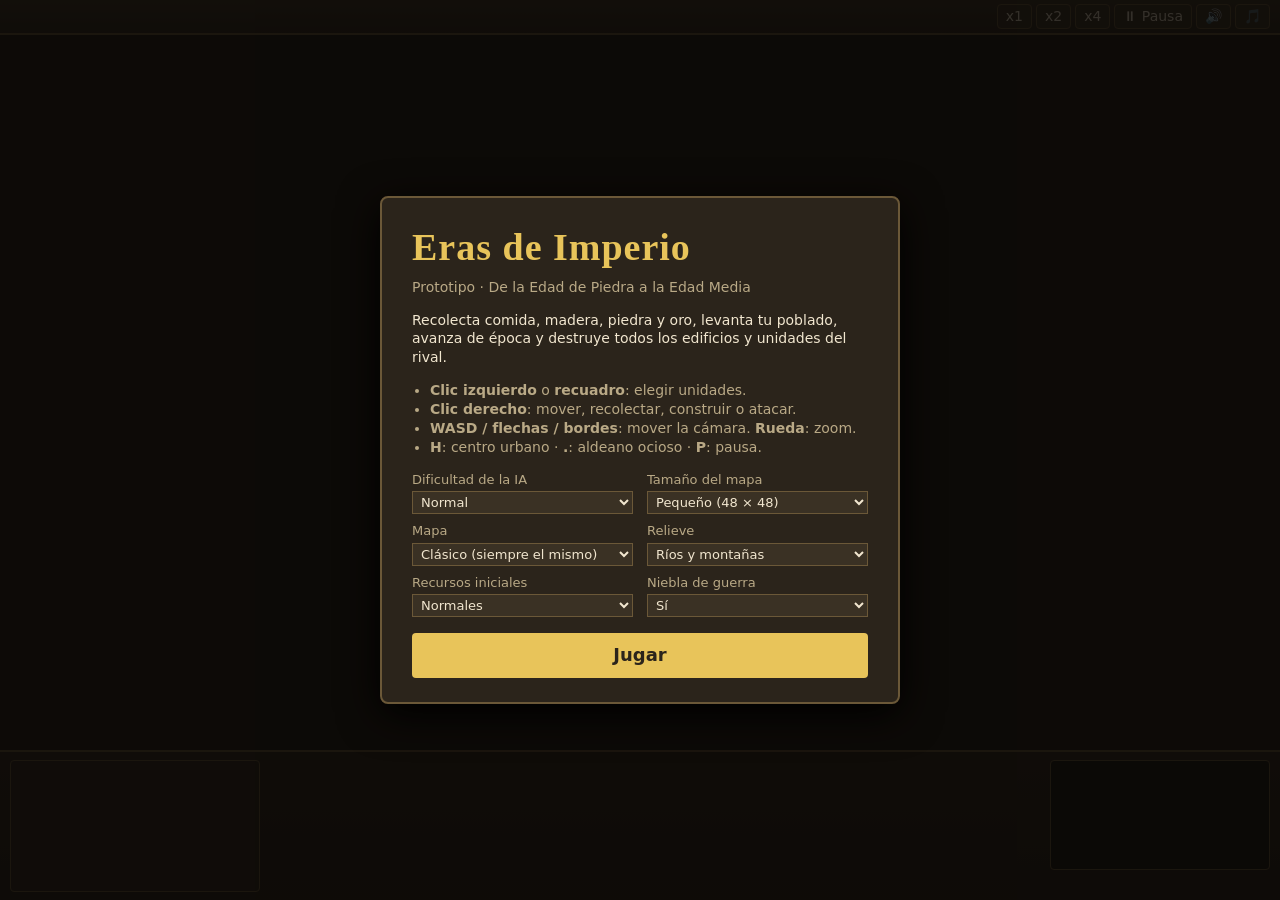
<file: gaming/eras-de-imperio/index.html>
<!doctype html>
<html lang="es">
<head>
<meta charset="utf-8">
<meta name="viewport" content="width=device-width, initial-scale=1">
<title>Eras de Imperio</title>
<link rel="icon" href="data:image/svg+xml,<svg xmlns='http://www.w3.org/2000/svg' viewBox='0 0 16 16'><path d='M3 14V6l5-4 5 4v8z' fill='%23c9a04a'/><path d='M8 2v12' stroke='%232f6fdf' stroke-width='2'/></svg>">
<link rel="stylesheet" href="estilos.css">
</head>
<body>
  <div id="arriba">
    <div id="recursos"></div>
    <div id="controles">
      <button data-vel="1">x1</button><button data-vel="2">x2</button><button data-vel="4">x4</button>
      <button id="pausa">⏸ Pausa</button>
      <button id="btn-sonido" title="Efectos de sonido">🔊</button>
      <button id="btn-musica" title="Música">🎵</button>
    </div>
  </div>

  <canvas id="juego"></canvas>
  <div id="mensajes"></div>
  <div id="aviso-pausa" hidden>PAUSA</div>

  <div id="abajo">
    <div id="info"></div>
    <div id="centro-panel">
      <div id="acciones"></div>
      <div id="cola"></div>
    </div>
    <canvas id="minimapa" width="220" height="110"></canvas>
  </div>

  <div id="portada" class="capa">
    <div class="tarjeta">
      <h1>Eras de Imperio</h1>
      <p class="sub">Prototipo · De la Edad de Piedra a la Edad Media</p>
      <p>Recolecta comida, madera, piedra y oro, levanta tu poblado, avanza de época y destruye todos los edificios y unidades del rival.</p>
      <ul>
        <li><b>Clic izquierdo</b> o <b>recuadro</b>: elegir unidades.</li>
        <li><b>Clic derecho</b>: mover, recolectar, construir o atacar.</li>
        <li><b>WASD / flechas / bordes</b>: mover la cámara. <b>Rueda</b>: zoom.</li>
        <li><b>H</b>: centro urbano · <b>.</b>: aldeano ocioso · <b>P</b>: pausa.</li>
      </ul>
      <div class="opciones">
        <label>Dificultad de la IA
          <select id="dificultad">
            <option value="facil">Fácil</option>
            <option value="normal" selected>Normal</option>
            <option value="dificil">Difícil</option>
          </select>
        </label>
        <label>Tamaño del mapa
          <select id="op-tamano">
            <option value="pequeno" selected>Pequeño (48 × 48)</option>
            <option value="mediano">Mediano (96 × 96)</option>
            <option value="grande">Grande (144 × 144)</option>
          </select>
        </label>
        <label>Mapa
          <select id="op-mapa">
            <option value="clasico" selected>Clásico (siempre el mismo)</option>
            <option value="aleatorio">Aleatorio</option>
          </select>
        </label>
        <label>Relieve
          <select id="op-relieve">
            <option value="rios" selected>Ríos y montañas</option>
            <option value="montanas">Solo montañas</option>
            <option value="llano">Llano</option>
          </select>
        </label>
        <label>Recursos iniciales
          <select id="op-recursos">
            <option value="normales" selected>Normales</option>
            <option value="altos">Altos</option>
            <option value="muyAltos">Muy altos</option>
          </select>
        </label>
        <label>Niebla de guerra
          <select id="op-niebla">
            <option value="1" selected>Sí</option>
            <option value="0">No (se ve todo el mapa)</option>
          </select>
        </label>
      </div>
      <button id="jugar" class="grande">Jugar</button>
    </div>
  </div>

  <div id="final" class="capa" hidden>
    <div class="tarjeta">
      <h1 id="final-titulo"></h1>
      <p id="final-texto"></p>
      <button id="otra" class="grande">Jugar otra vez</button>
    </div>
  </div>

  <!-- Orden de carga: datos, simulación e IA (lógica), luego gráficos e interfaz.
       El "?v=" evita que el navegador use copias viejas al pulsar F5. -->
  <script>
    window.VERSION_CARGA = Date.now();
    ['src/datos.js', 'src/simulacion.js', 'src/vision.js', 'src/ia.js', 'sprites/sprites.js', 'src/graficos.js',
     'sonidos/sonidos.js', 'src/sonido.js', 'src/niebla.js', 'src/render.js', 'src/interfaz.js', 'src/principal.js']
      .forEach(f => document.write('<script src="' + f + '?v=' + window.VERSION_CARGA + '"><\/script>'));
  </script>
</body>
</html>
</file>
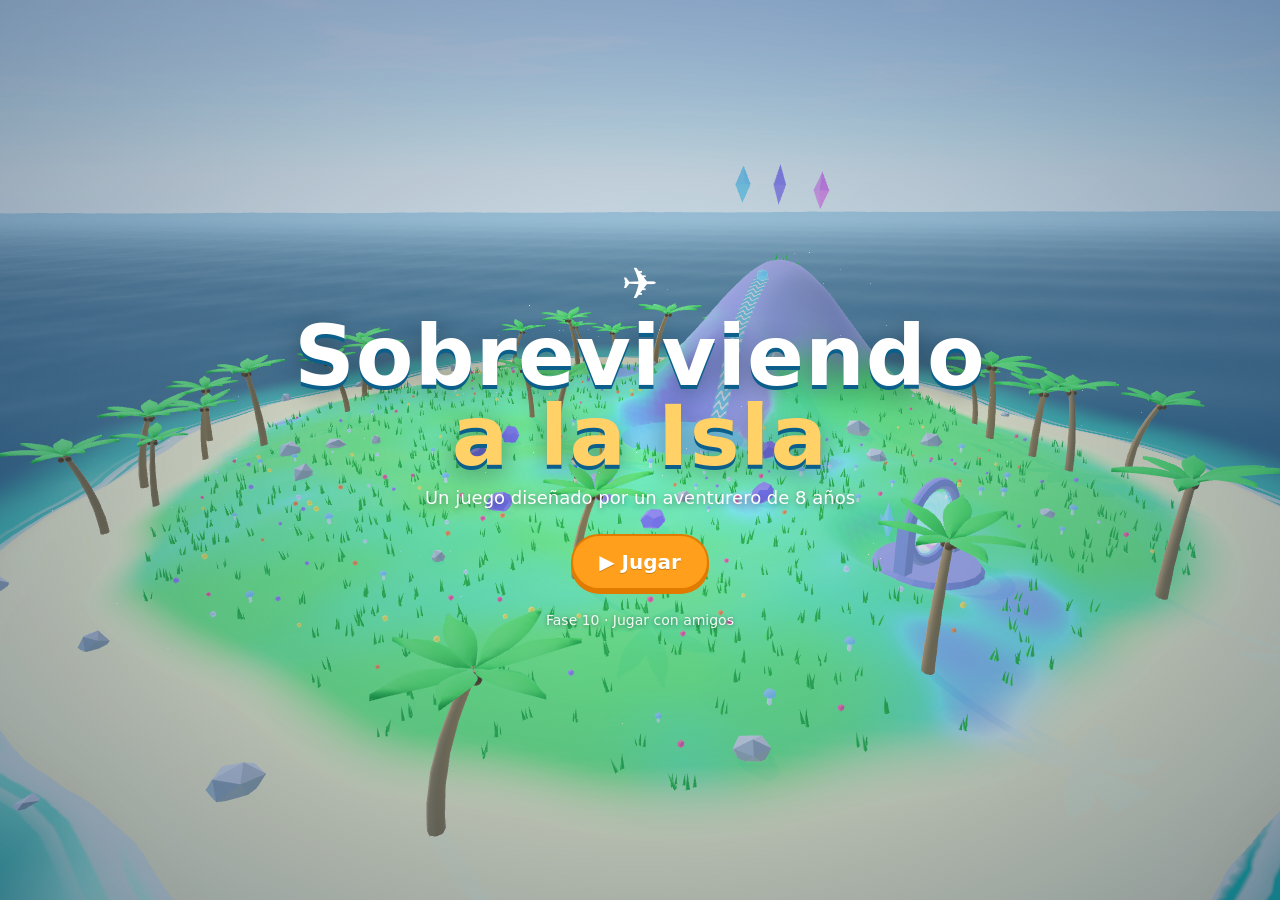
<file: gaming/sobreviviendo-a-la-isla/index.html>
<!doctype html>
<html lang="es">
  <head>
    <meta charset="UTF-8" />
    <meta name="viewport" content="width=device-width, initial-scale=1, maximum-scale=1, user-scalable=no, viewport-fit=cover" />
    <meta name="theme-color" content="#0b5f8a" />
    <meta name="mobile-web-app-capable" content="yes" />
    <meta name="apple-mobile-web-app-capable" content="yes" />
    <meta name="apple-mobile-web-app-status-bar-style" content="black-translucent" />
    <link rel="icon" href="data:image/svg+xml,<svg xmlns='http://www.w3.org/2000/svg' viewBox='0 0 100 100'><text y='.9em' font-size='90'>🏝️</text></svg>" />
    <title>Sobreviviendo a la Isla</title>
    <script type="module" crossorigin src="./assets/index-CzaUhhn7.js"></script>
    <link rel="stylesheet" crossorigin href="./assets/index-LgqM5Zg4.css">
  </head>
  <body>
    <canvas id="game"></canvas>
    <div id="ui"></div>
  </body>
</html>
</file>
<file: assets/index-D44KP2ZA.css>
@import"https://fonts.googleapis.com/css2?family=Inter:wght@400;500;600;700&family=Space+Grotesk:wght@500;600;700&display=swap";*,:before,:after{--tw-border-spacing-x: 0;--tw-border-spacing-y: 0;--tw-translate-x: 0;--tw-translate-y: 0;--tw-rotate: 0;--tw-skew-x: 0;--tw-skew-y: 0;--tw-scale-x: 1;--tw-scale-y: 1;--tw-pan-x: ;--tw-pan-y: ;--tw-pinch-zoom: ;--tw-scroll-snap-strictness: proximity;--tw-gradient-from-position: ;--tw-gradient-via-position: ;--tw-gradient-to-position: ;--tw-ordinal: ;--tw-slashed-zero: ;--tw-numeric-figure: ;--tw-numeric-spacing: ;--tw-numeric-fraction: ;--tw-ring-inset: ;--tw-ring-offset-width: 0px;--tw-ring-offset-color: #fff;--tw-ring-color: rgb(59 130 246 / .5);--tw-ring-offset-shadow: 0 0 #0000;--tw-ring-shadow: 0 0 #0000;--tw-shadow: 0 0 #0000;--tw-shadow-colored: 0 0 #0000;--tw-blur: ;--tw-brightness: ;--tw-contrast: ;--tw-grayscale: ;--tw-hue-rotate: ;--tw-invert: ;--tw-saturate: ;--tw-sepia: ;--tw-drop-shadow: ;--tw-backdrop-blur: ;--tw-backdrop-brightness: ;--tw-backdrop-contrast: ;--tw-backdrop-grayscale: ;--tw-backdrop-hue-rotate: ;--tw-backdrop-invert: ;--tw-backdrop-opacity: ;--tw-backdrop-saturate: ;--tw-backdrop-sepia: ;--tw-contain-size: ;--tw-contain-layout: ;--tw-contain-paint: ;--tw-contain-style: }::backdrop{--tw-border-spacing-x: 0;--tw-border-spacing-y: 0;--tw-translate-x: 0;--tw-translate-y: 0;--tw-rotate: 0;--tw-skew-x: 0;--tw-skew-y: 0;--tw-scale-x: 1;--tw-scale-y: 1;--tw-pan-x: ;--tw-pan-y: ;--tw-pinch-zoom: ;--tw-scroll-snap-strictness: proximity;--tw-gradient-from-position: ;--tw-gradient-via-position: ;--tw-gradient-to-position: ;--tw-ordinal: ;--tw-slashed-zero: ;--tw-numeric-figure: ;--tw-numeric-spacing: ;--tw-numeric-fraction: ;--tw-ring-inset: ;--tw-ring-offset-width: 0px;--tw-ring-offset-color: #fff;--tw-ring-color: rgb(59 130 246 / .5);--tw-ring-offset-shadow: 0 0 #0000;--tw-ring-shadow: 0 0 #0000;--tw-shadow: 0 0 #0000;--tw-shadow-colored: 0 0 #0000;--tw-blur: ;--tw-brightness: ;--tw-contrast: ;--tw-grayscale: ;--tw-hue-rotate: ;--tw-invert: ;--tw-saturate: ;--tw-sepia: ;--tw-drop-shadow: ;--tw-backdrop-blur: ;--tw-backdrop-brightness: ;--tw-backdrop-contrast: ;--tw-backdrop-grayscale: ;--tw-backdrop-hue-rotate: ;--tw-backdrop-invert: ;--tw-backdrop-opacity: ;--tw-backdrop-saturate: ;--tw-backdrop-sepia: ;--tw-contain-size: ;--tw-contain-layout: ;--tw-contain-paint: ;--tw-contain-style: }*,:before,:after{box-sizing:border-box;border-width:0;border-style:solid;border-color:#e5e7eb}:before,:after{--tw-content: ""}html,:host{line-height:1.5;-webkit-text-size-adjust:100%;-moz-tab-size:4;-o-tab-size:4;tab-size:4;font-family:ui-sans-serif,system-ui,sans-serif,"Apple Color Emoji","Segoe UI Emoji",Segoe UI Symbol,"Noto Color Emoji";font-feature-settings:normal;font-variation-settings:normal;-webkit-tap-highlight-color:transparent}body{margin:0;line-height:inherit}hr{height:0;color:inherit;border-top-width:1px}abbr:where([title]){-webkit-text-decoration:underline dotted;text-decoration:underline dotted}h1,h2,h3,h4,h5,h6{font-size:inherit;font-weight:inherit}a{color:inherit;text-decoration:inherit}b,strong{font-weight:bolder}code,kbd,samp,pre{font-family:var(--font-mono);font-feature-settings:normal;font-variation-settings:normal;font-size:1em}small{font-size:80%}sub,sup{font-size:75%;line-height:0;position:relative;vertical-align:baseline}sub{bottom:-.25em}sup{top:-.5em}table{text-indent:0;border-color:inherit;border-collapse:collapse}button,input,optgroup,select,textarea{font-family:inherit;font-feature-settings:inherit;font-variation-settings:inherit;font-size:100%;font-weight:inherit;line-height:inherit;letter-spacing:inherit;color:inherit;margin:0;padding:0}button,select{text-transform:none}button,input:where([type=button]),input:where([type=reset]),input:where([type=submit]){-webkit-appearance:button;background-color:transparent;background-image:none}:-moz-focusring{outline:auto}:-moz-ui-invalid{box-shadow:none}progress{vertical-align:baseline}::-webkit-inner-spin-button,::-webkit-outer-spin-button{height:auto}[type=search]{-webkit-appearance:textfield;outline-offset:-2px}::-webkit-search-decoration{-webkit-appearance:none}::-webkit-file-upload-button{-webkit-appearance:button;font:inherit}summary{display:list-item}blockquote,dl,dd,h1,h2,h3,h4,h5,h6,hr,figure,p,pre{margin:0}fieldset{margin:0;padding:0}legend{padding:0}ol,ul,menu{list-style:none;margin:0;padding:0}dialog{padding:0}textarea{resize:vertical}input::-moz-placeholder,textarea::-moz-placeholder{opacity:1;color:#9ca3af}input::placeholder,textarea::placeholder{opacity:1;color:#9ca3af}button,[role=button]{cursor:pointer}:disabled{cursor:default}img,svg,video,canvas,audio,iframe,embed,object{display:block;vertical-align:middle}img,video{max-width:100%;height:auto}[hidden]:where(:not([hidden=until-found])){display:none}:root{--background: 60 11% 96%;--foreground: 225 49% 9%;--card: 0 0% 100%;--card-foreground: 225 49% 9%;--popover: 0 0% 100%;--popover-foreground: 225 49% 9%;--primary: 154 90% 60%;--primary-foreground: 225 49% 9%;--secondary: 252 100% 68%;--secondary-foreground: 0 0% 100%;--muted: 60 8% 94%;--muted-foreground: 225 10% 40%;--accent: 154 40% 95%;--accent-foreground: 225 49% 9%;--destructive: 0 84% 60%;--destructive-foreground: 0 0% 98%;--border: 225 12% 88%;--input: 225 12% 88%;--ring: 154 90% 60%;--chart-1: 154 90% 60%;--chart-2: 252 100% 68%;--chart-3: 225 49% 9%;--chart-4: 45 97% 50%;--chart-5: 27 87% 67%;--radius: .5rem;--font-heading: "Space Grotesk", "Inter", ui-sans-serif, system-ui, sans-serif;--font-body: "Inter", ui-sans-serif, system-ui, sans-serif;--font-display: "Space Grotesk", "Inter", ui-sans-serif, system-ui, sans-serif;--font-mono: ui-monospace, SFMono-Regular, Menlo, Monaco, Consolas, "Liberation Mono", "Courier New", monospace;--sidebar-background: 60 11% 96%;--sidebar-foreground: 225 49% 9%;--sidebar-primary: 154 90% 60%;--sidebar-primary-foreground: 225 49% 9%;--sidebar-accent: 60 8% 94%;--sidebar-accent-foreground: 225 49% 9%;--sidebar-border: 225 12% 88%;--sidebar-ring: 154 90% 60%}.dark{--background: 225 49% 9%;--foreground: 60 11% 96%;--card: 225 40% 12%;--card-foreground: 60 11% 96%;--popover: 225 40% 12%;--popover-foreground: 60 11% 96%;--primary: 154 90% 60%;--primary-foreground: 225 49% 9%;--secondary: 252 100% 68%;--secondary-foreground: 0 0% 100%;--muted: 225 30% 16%;--muted-foreground: 225 10% 65%;--accent: 225 30% 20%;--accent-foreground: 60 11% 96%;--destructive: 0 70% 50%;--destructive-foreground: 0 0% 98%;--border: 225 30% 20%;--input: 225 30% 20%;--ring: 154 90% 60%;--chart-1: 154 90% 60%;--chart-2: 252 100% 68%;--chart-3: 60 11% 96%;--chart-4: 45 97% 50%;--chart-5: 27 87% 67%;--sidebar-background: 225 49% 9%;--sidebar-foreground: 60 11% 96%;--sidebar-primary: 154 90% 60%;--sidebar-primary-foreground: 225 49% 9%;--sidebar-accent: 225 30% 16%;--sidebar-accent-foreground: 60 11% 96%;--sidebar-border: 225 30% 20%;--sidebar-ring: 154 90% 60%}*{border-color:hsl(var(--border));outline-color:hsl(var(--ring) / .5)}body{background-color:hsl(var(--background));font-family:var(--font-body);color:hsl(var(--foreground));-webkit-font-smoothing:antialiased;-moz-osx-font-smoothing:grayscale}.container{width:100%}@media(min-width:640px){.container{max-width:640px}}@media(min-width:768px){.container{max-width:768px}}@media(min-width:1024px){.container{max-width:1024px}}@media(min-width:1280px){.container{max-width:1280px}}@media(min-width:1536px){.container{max-width:1536px}}.sr-only{position:absolute;width:1px;height:1px;padding:0;margin:-1px;overflow:hidden;clip:rect(0,0,0,0);white-space:nowrap;border-width:0}.pointer-events-none{pointer-events:none}.pointer-events-auto{pointer-events:auto}.visible{visibility:visible}.invisible{visibility:hidden}.static{position:static}.fixed{position:fixed}.absolute{position:absolute}.relative{position:relative}.sticky{position:sticky}.inset-0{top:0;right:0;bottom:0;left:0}.inset-x-0{left:0;right:0}.inset-y-0{top:0;bottom:0}.-bottom-12{bottom:-3rem}.-left-12{left:-3rem}.-right-12{right:-3rem}.-right-2{right:-.5rem}.-top-12{top:-3rem}.-top-2{top:-.5rem}.bottom-0{bottom:0}.bottom-4{bottom:1rem}.left-0{left:0}.left-1{left:.25rem}.left-1\.5{left:.375rem}.left-1\/2{left:50%}.left-2{left:.5rem}.left-\[50\%\]{left:50%}.right-0{right:0}.right-1{right:.25rem}.right-2{right:.5rem}.right-3{right:.75rem}.right-4{right:1rem}.top-0{top:0}.top-1\.5{top:.375rem}.top-1\/2{top:50%}.top-2{top:.5rem}.top-3{top:.75rem}.top-3\.5{top:.875rem}.top-4{top:1rem}.top-\[1px\]{top:1px}.top-\[50\%\]{top:50%}.top-\[57px\]{top:57px}.top-\[60\%\]{top:60%}.top-full{top:100%}.z-10{z-index:10}.z-20{z-index:20}.z-30{z-index:30}.z-40{z-index:40}.z-50{z-index:50}.z-\[100\]{z-index:100}.z-\[1\]{z-index:1}.-mx-1{margin-left:-.25rem;margin-right:-.25rem}.mx-2{margin-left:.5rem;margin-right:.5rem}.mx-3\.5{margin-left:.875rem;margin-right:.875rem}.mx-auto{margin-left:auto;margin-right:auto}.my-0\.5{margin-top:.125rem;margin-bottom:.125rem}.my-1{margin-top:.25rem;margin-bottom:.25rem}.my-8{margin-top:2rem;margin-bottom:2rem}.-ml-4{margin-left:-1rem}.-mt-4{margin-top:-1rem}.mb-1{margin-bottom:.25rem}.mb-2{margin-bottom:.5rem}.mb-3{margin-bottom:.75rem}.mb-4{margin-bottom:1rem}.ml-1{margin-left:.25rem}.ml-auto{margin-left:auto}.mr-2{margin-right:.5rem}.mt-0\.5{margin-top:.125rem}.mt-1{margin-top:.25rem}.mt-1\.5{margin-top:.375rem}.mt-10{margin-top:2.5rem}.mt-12{margin-top:3rem}.mt-2{margin-top:.5rem}.mt-24{margin-top:6rem}.mt-3{margin-top:.75rem}.mt-4{margin-top:1rem}.mt-5{margin-top:1.25rem}.mt-6{margin-top:1.5rem}.mt-8{margin-top:2rem}.mt-auto{margin-top:auto}.line-clamp-2{overflow:hidden;display:-webkit-box;-webkit-box-orient:vertical;-webkit-line-clamp:2}.block{display:block}.inline-block{display:inline-block}.inline{display:inline}.flex{display:flex}.inline-flex{display:inline-flex}.table{display:table}.grid{display:grid}.hidden{display:none}.aspect-\[4\/3\]{aspect-ratio:4/3}.aspect-square{aspect-ratio:1 / 1}.aspect-video{aspect-ratio:16 / 9}.size-4{width:1rem;height:1rem}.h-0\.5{height:.125rem}.h-1\.5{height:.375rem}.h-10{height:2.5rem}.h-11{height:2.75rem}.h-12{height:3rem}.h-14{height:3.5rem}.h-16{height:4rem}.h-2{height:.5rem}.h-2\.5{height:.625rem}.h-24{height:6rem}.h-3{height:.75rem}.h-3\.5{height:.875rem}.h-4{height:1rem}.h-40{height:10rem}.h-48{height:12rem}.h-5{height:1.25rem}.h-6{height:1.5rem}.h-7{height:1.75rem}.h-8{height:2rem}.h-9{height:2.25rem}.h-\[1px\]{height:1px}.h-\[var\(--radix-navigation-menu-viewport-height\)\]{height:var(--radix-navigation-menu-viewport-height)}.h-\[var\(--radix-select-trigger-height\)\]{height:var(--radix-select-trigger-height)}.h-auto{height:auto}.h-full{height:100%}.h-px{height:1px}.h-svh{height:100svh}.max-h-72{max-height:18rem}.max-h-96{max-height:24rem}.max-h-\[300px\]{max-height:300px}.max-h-\[60vh\]{max-height:60vh}.max-h-screen{max-height:100vh}.min-h-0{min-height:0px}.min-h-\[60px\]{min-height:60px}.min-h-\[80px\]{min-height:80px}.min-h-\[90px\]{min-height:90px}.min-h-screen{min-height:100vh}.min-h-svh{min-height:100svh}.w-0{width:0px}.w-1{width:.25rem}.w-10{width:2.5rem}.w-11{width:2.75rem}.w-12{width:3rem}.w-14{width:3.5rem}.w-16{width:4rem}.w-2{width:.5rem}.w-2\.5{width:.625rem}.w-3{width:.75rem}.w-3\.5{width:.875rem}.w-3\/4{width:75%}.w-4{width:1rem}.w-5{width:1.25rem}.w-6{width:1.5rem}.w-64{width:16rem}.w-7{width:1.75rem}.w-72{width:18rem}.w-8{width:2rem}.w-9{width:2.25rem}.w-\[--sidebar-width\]{width:var(--sidebar-width)}.w-\[100px\]{width:100px}.w-\[1px\]{width:1px}.w-\[200px\]{width:200px}.w-\[220px\]{width:220px}.w-\[32\%\]{width:32%}.w-auto{width:auto}.w-fit{width:-moz-fit-content;width:fit-content}.w-full{width:100%}.w-max{width:-moz-max-content;width:max-content}.w-px{width:1px}.min-w-0{min-width:0px}.min-w-10{min-width:2.5rem}.min-w-5{min-width:1.25rem}.min-w-8{min-width:2rem}.min-w-9{min-width:2.25rem}.min-w-\[12rem\]{min-width:12rem}.min-w-\[8rem\]{min-width:8rem}.min-w-\[var\(--radix-select-trigger-width\)\]{min-width:var(--radix-select-trigger-width)}.max-w-2xl{max-width:42rem}.max-w-3xl{max-width:48rem}.max-w-4xl{max-width:56rem}.max-w-5xl{max-width:64rem}.max-w-\[--skeleton-width\]{max-width:var(--skeleton-width)}.max-w-full{max-width:100%}.max-w-lg{max-width:32rem}.max-w-max{max-width:-moz-max-content;max-width:max-content}.max-w-md{max-width:28rem}.max-w-xl{max-width:36rem}.max-w-xs{max-width:20rem}.flex-1{flex:1 1 0%}.shrink-0{flex-shrink:0}.grow{flex-grow:1}.grow-0{flex-grow:0}.basis-full{flex-basis:100%}.caption-bottom{caption-side:bottom}.border-collapse{border-collapse:collapse}.-translate-x-1\/2{--tw-translate-x: -50%;transform:translate(var(--tw-translate-x),var(--tw-translate-y)) rotate(var(--tw-rotate)) skew(var(--tw-skew-x)) skewY(var(--tw-skew-y)) scaleX(var(--tw-scale-x)) scaleY(var(--tw-scale-y))}.-translate-x-px{--tw-translate-x: -1px;transform:translate(var(--tw-translate-x),var(--tw-translate-y)) rotate(var(--tw-rotate)) skew(var(--tw-skew-x)) skewY(var(--tw-skew-y)) scaleX(var(--tw-scale-x)) scaleY(var(--tw-scale-y))}.-translate-y-1\/2{--tw-translate-y: -50%;transform:translate(var(--tw-translate-x),var(--tw-translate-y)) rotate(var(--tw-rotate)) skew(var(--tw-skew-x)) skewY(var(--tw-skew-y)) scaleX(var(--tw-scale-x)) scaleY(var(--tw-scale-y))}.translate-x-\[-50\%\]{--tw-translate-x: -50%;transform:translate(var(--tw-translate-x),var(--tw-translate-y)) rotate(var(--tw-rotate)) skew(var(--tw-skew-x)) skewY(var(--tw-skew-y)) scaleX(var(--tw-scale-x)) scaleY(var(--tw-scale-y))}.translate-x-px{--tw-translate-x: 1px;transform:translate(var(--tw-translate-x),var(--tw-translate-y)) rotate(var(--tw-rotate)) skew(var(--tw-skew-x)) skewY(var(--tw-skew-y)) scaleX(var(--tw-scale-x)) scaleY(var(--tw-scale-y))}.translate-y-\[-50\%\]{--tw-translate-y: -50%;transform:translate(var(--tw-translate-x),var(--tw-translate-y)) rotate(var(--tw-rotate)) skew(var(--tw-skew-x)) skewY(var(--tw-skew-y)) scaleX(var(--tw-scale-x)) scaleY(var(--tw-scale-y))}.rotate-180{--tw-rotate: 180deg;transform:translate(var(--tw-translate-x),var(--tw-translate-y)) rotate(var(--tw-rotate)) skew(var(--tw-skew-x)) skewY(var(--tw-skew-y)) scaleX(var(--tw-scale-x)) scaleY(var(--tw-scale-y))}.rotate-45{--tw-rotate: 45deg;transform:translate(var(--tw-translate-x),var(--tw-translate-y)) rotate(var(--tw-rotate)) skew(var(--tw-skew-x)) skewY(var(--tw-skew-y)) scaleX(var(--tw-scale-x)) scaleY(var(--tw-scale-y))}.rotate-90{--tw-rotate: 90deg;transform:translate(var(--tw-translate-x),var(--tw-translate-y)) rotate(var(--tw-rotate)) skew(var(--tw-skew-x)) skewY(var(--tw-skew-y)) scaleX(var(--tw-scale-x)) scaleY(var(--tw-scale-y))}.transform{transform:translate(var(--tw-translate-x),var(--tw-translate-y)) rotate(var(--tw-rotate)) skew(var(--tw-skew-x)) skewY(var(--tw-skew-y)) scaleX(var(--tw-scale-x)) scaleY(var(--tw-scale-y))}@keyframes pulse{50%{opacity:.5}}.animate-pulse{animation:pulse 2s cubic-bezier(.4,0,.6,1) infinite}.cursor-default{cursor:default}.cursor-pointer{cursor:pointer}.touch-none{touch-action:none}.select-none{-webkit-user-select:none;-moz-user-select:none;user-select:none}.resize-none{resize:none}.list-decimal{list-style-type:decimal}.list-disc{list-style-type:disc}.list-none{list-style-type:none}.grid-cols-1{grid-template-columns:repeat(1,minmax(0,1fr))}.grid-cols-2{grid-template-columns:repeat(2,minmax(0,1fr))}.grid-cols-3{grid-template-columns:repeat(3,minmax(0,1fr))}.flex-row{flex-direction:row}.flex-col{flex-direction:column}.flex-col-reverse{flex-direction:column-reverse}.flex-wrap{flex-wrap:wrap}.items-start{align-items:flex-start}.items-end{align-items:flex-end}.items-center{align-items:center}.items-stretch{align-items:stretch}.justify-end{justify-content:flex-end}.justify-center{justify-content:center}.justify-between{justify-content:space-between}.gap-1{gap:.25rem}.gap-1\.5{gap:.375rem}.gap-10{gap:2.5rem}.gap-2{gap:.5rem}.gap-2\.5{gap:.625rem}.gap-3{gap:.75rem}.gap-4{gap:1rem}.gap-5{gap:1.25rem}.gap-6{gap:1.5rem}.gap-8{gap:2rem}.gap-x-6{-moz-column-gap:1.5rem;column-gap:1.5rem}.gap-y-3{row-gap:.75rem}.space-x-1>:not([hidden])~:not([hidden]){--tw-space-x-reverse: 0;margin-right:calc(.25rem * var(--tw-space-x-reverse));margin-left:calc(.25rem * calc(1 - var(--tw-space-x-reverse)))}.space-x-4>:not([hidden])~:not([hidden]){--tw-space-x-reverse: 0;margin-right:calc(1rem * var(--tw-space-x-reverse));margin-left:calc(1rem * calc(1 - var(--tw-space-x-reverse)))}.space-y-1>:not([hidden])~:not([hidden]){--tw-space-y-reverse: 0;margin-top:calc(.25rem * calc(1 - var(--tw-space-y-reverse)));margin-bottom:calc(.25rem * var(--tw-space-y-reverse))}.space-y-1\.5>:not([hidden])~:not([hidden]){--tw-space-y-reverse: 0;margin-top:calc(.375rem * calc(1 - var(--tw-space-y-reverse)));margin-bottom:calc(.375rem * var(--tw-space-y-reverse))}.space-y-10>:not([hidden])~:not([hidden]){--tw-space-y-reverse: 0;margin-top:calc(2.5rem * calc(1 - var(--tw-space-y-reverse)));margin-bottom:calc(2.5rem * var(--tw-space-y-reverse))}.space-y-12>:not([hidden])~:not([hidden]){--tw-space-y-reverse: 0;margin-top:calc(3rem * calc(1 - var(--tw-space-y-reverse)));margin-bottom:calc(3rem * var(--tw-space-y-reverse))}.space-y-2>:not([hidden])~:not([hidden]){--tw-space-y-reverse: 0;margin-top:calc(.5rem * calc(1 - var(--tw-space-y-reverse)));margin-bottom:calc(.5rem * var(--tw-space-y-reverse))}.space-y-3>:not([hidden])~:not([hidden]){--tw-space-y-reverse: 0;margin-top:calc(.75rem * calc(1 - var(--tw-space-y-reverse)));margin-bottom:calc(.75rem * var(--tw-space-y-reverse))}.space-y-4>:not([hidden])~:not([hidden]){--tw-space-y-reverse: 0;margin-top:calc(1rem * calc(1 - var(--tw-space-y-reverse)));margin-bottom:calc(1rem * var(--tw-space-y-reverse))}.space-y-5>:not([hidden])~:not([hidden]){--tw-space-y-reverse: 0;margin-top:calc(1.25rem * calc(1 - var(--tw-space-y-reverse)));margin-bottom:calc(1.25rem * var(--tw-space-y-reverse))}.space-y-6>:not([hidden])~:not([hidden]){--tw-space-y-reverse: 0;margin-top:calc(1.5rem * calc(1 - var(--tw-space-y-reverse)));margin-bottom:calc(1.5rem * var(--tw-space-y-reverse))}.divide-y>:not([hidden])~:not([hidden]){--tw-divide-y-reverse: 0;border-top-width:calc(1px * calc(1 - var(--tw-divide-y-reverse)));border-bottom-width:calc(1px * var(--tw-divide-y-reverse))}.divide-border>:not([hidden])~:not([hidden]){border-color:hsl(var(--border))}.overflow-auto{overflow:auto}.overflow-hidden{overflow:hidden}.overflow-x-auto{overflow-x:auto}.overflow-y-auto{overflow-y:auto}.overflow-x-hidden{overflow-x:hidden}.truncate{overflow:hidden;text-overflow:ellipsis;white-space:nowrap}.whitespace-nowrap{white-space:nowrap}.whitespace-pre-line{white-space:pre-line}.break-words{overflow-wrap:break-word}.break-all{word-break:break-all}.rounded{border-radius:.25rem}.rounded-2xl{border-radius:1rem}.rounded-\[2\.5rem\]{border-radius:2.5rem}.rounded-\[2px\]{border-radius:2px}.rounded-\[2rem\]{border-radius:2rem}.rounded-\[inherit\]{border-radius:inherit}.rounded-full{border-radius:9999px}.rounded-lg{border-radius:var(--radius)}.rounded-md{border-radius:calc(var(--radius) - 2px)}.rounded-sm{border-radius:calc(var(--radius) - 4px)}.rounded-xl{border-radius:.75rem}.rounded-t-2xl{border-top-left-radius:1rem;border-top-right-radius:1rem}.rounded-t-\[10px\]{border-top-left-radius:10px;border-top-right-radius:10px}.rounded-tl-sm{border-top-left-radius:calc(var(--radius) - 4px)}.border{border-width:1px}.border-2{border-width:2px}.border-\[1\.5px\]{border-width:1.5px}.border-y{border-top-width:1px;border-bottom-width:1px}.border-b{border-bottom-width:1px}.border-l{border-left-width:1px}.border-r{border-right-width:1px}.border-t{border-top-width:1px}.border-dashed{border-style:dashed}.border-\[--color-border\]{border-color:var(--color-border)}.border-background\/10{border-color:hsl(var(--background) / .1)}.border-border{border-color:hsl(var(--border))}.border-border\/50{border-color:hsl(var(--border) / .5)}.border-destructive{border-color:hsl(var(--destructive))}.border-destructive\/30{border-color:hsl(var(--destructive) / .3)}.border-destructive\/50{border-color:hsl(var(--destructive) / .5)}.border-foreground\/20{border-color:hsl(var(--foreground) / .2)}.border-gray-100{--tw-border-opacity: 1;border-color:rgb(243 244 246 / var(--tw-border-opacity, 1))}.border-gray-200{--tw-border-opacity: 1;border-color:rgb(229 231 235 / var(--tw-border-opacity, 1))}.border-input{border-color:hsl(var(--input))}.border-primary{border-color:hsl(var(--primary))}.border-primary\/30{border-color:hsl(var(--primary) / .3)}.border-primary\/50{border-color:hsl(var(--primary) / .5)}.border-red-600{--tw-border-opacity: 1;border-color:rgb(220 38 38 / var(--tw-border-opacity, 1))}.border-sidebar-border{border-color:hsl(var(--sidebar-border))}.border-slate-200{--tw-border-opacity: 1;border-color:rgb(226 232 240 / var(--tw-border-opacity, 1))}.border-stone-100{--tw-border-opacity: 1;border-color:rgb(245 245 244 / var(--tw-border-opacity, 1))}.border-stone-200{--tw-border-opacity: 1;border-color:rgb(231 229 228 / var(--tw-border-opacity, 1))}.border-transparent{border-color:transparent}.border-white\/10{border-color:#ffffff1a}.border-white\/30{border-color:#ffffff4d}.border-white\/5{border-color:#ffffff0d}.border-l-transparent{border-left-color:transparent}.border-t-transparent{border-top-color:transparent}.bg-\[\#25D366\]{--tw-bg-opacity: 1;background-color:rgb(37 211 102 / var(--tw-bg-opacity, 1))}.bg-\[--color-bg\]{background-color:var(--color-bg)}.bg-accent{background-color:hsl(var(--accent))}.bg-accent\/60{background-color:hsl(var(--accent) / .6)}.bg-background{background-color:hsl(var(--background))}.bg-black{--tw-bg-opacity: 1;background-color:rgb(0 0 0 / var(--tw-bg-opacity, 1))}.bg-black\/50{background-color:#00000080}.bg-black\/80{background-color:#000c}.bg-border{background-color:hsl(var(--border))}.bg-card{background-color:hsl(var(--card))}.bg-destructive{background-color:hsl(var(--destructive))}.bg-destructive\/10{background-color:hsl(var(--destructive) / .1)}.bg-destructive\/5{background-color:hsl(var(--destructive) / .05)}.bg-foreground{background-color:hsl(var(--foreground))}.bg-foreground\/80{background-color:hsl(var(--foreground) / .8)}.bg-gray-100{--tw-bg-opacity: 1;background-color:rgb(243 244 246 / var(--tw-bg-opacity, 1))}.bg-gray-200{--tw-bg-opacity: 1;background-color:rgb(229 231 235 / var(--tw-bg-opacity, 1))}.bg-green-100{--tw-bg-opacity: 1;background-color:rgb(220 252 231 / var(--tw-bg-opacity, 1))}.bg-muted{background-color:hsl(var(--muted))}.bg-muted\/30{background-color:hsl(var(--muted) / .3)}.bg-muted\/40{background-color:hsl(var(--muted) / .4)}.bg-muted\/50{background-color:hsl(var(--muted) / .5)}.bg-muted\/60{background-color:hsl(var(--muted) / .6)}.bg-popover{background-color:hsl(var(--popover))}.bg-primary{background-color:hsl(var(--primary))}.bg-primary\/10{background-color:hsl(var(--primary) / .1)}.bg-primary\/15{background-color:hsl(var(--primary) / .15)}.bg-primary\/20{background-color:hsl(var(--primary) / .2)}.bg-primary\/5{background-color:hsl(var(--primary) / .05)}.bg-red-50{--tw-bg-opacity: 1;background-color:rgb(254 242 242 / var(--tw-bg-opacity, 1))}.bg-red-600{--tw-bg-opacity: 1;background-color:rgb(220 38 38 / var(--tw-bg-opacity, 1))}.bg-secondary{background-color:hsl(var(--secondary))}.bg-sidebar{background-color:hsl(var(--sidebar-background))}.bg-sidebar-border{background-color:hsl(var(--sidebar-border))}.bg-slate-200{--tw-bg-opacity: 1;background-color:rgb(226 232 240 / var(--tw-bg-opacity, 1))}.bg-slate-50{--tw-bg-opacity: 1;background-color:rgb(248 250 252 / var(--tw-bg-opacity, 1))}.bg-stone-50{--tw-bg-opacity: 1;background-color:rgb(250 250 249 / var(--tw-bg-opacity, 1))}.bg-stone-900{--tw-bg-opacity: 1;background-color:rgb(28 25 23 / var(--tw-bg-opacity, 1))}.bg-transparent{background-color:transparent}.bg-white{--tw-bg-opacity: 1;background-color:rgb(255 255 255 / var(--tw-bg-opacity, 1))}.bg-white\/5{background-color:#ffffff0d}.bg-white\/80{background-color:#fffc}.bg-white\/90{background-color:#ffffffe6}.bg-white\/95{background-color:#fffffff2}.bg-gradient-to-br{background-image:linear-gradient(to bottom right,var(--tw-gradient-stops))}.bg-gradient-to-t{background-image:linear-gradient(to top,var(--tw-gradient-stops))}.from-orange-200{--tw-gradient-from: #fed7aa var(--tw-gradient-from-position);--tw-gradient-to: rgb(254 215 170 / 0) var(--tw-gradient-to-position);--tw-gradient-stops: var(--tw-gradient-from), var(--tw-gradient-to)}.from-stone-900\/80{--tw-gradient-from: rgb(28 25 23 / .8) var(--tw-gradient-from-position);--tw-gradient-to: rgb(28 25 23 / 0) var(--tw-gradient-to-position);--tw-gradient-stops: var(--tw-gradient-from), var(--tw-gradient-to)}.to-red-200{--tw-gradient-to: #fecaca var(--tw-gradient-to-position)}.to-transparent{--tw-gradient-to: transparent var(--tw-gradient-to-position)}.fill-current{fill:currentColor}.fill-primary{fill:hsl(var(--primary))}.object-contain{-o-object-fit:contain;object-fit:contain}.object-cover{-o-object-fit:cover;object-fit:cover}.p-0{padding:0}.p-1{padding:.25rem}.p-1\.5{padding:.375rem}.p-2{padding:.5rem}.p-3{padding:.75rem}.p-4{padding:1rem}.p-5{padding:1.25rem}.p-6{padding:1.5rem}.p-8{padding:2rem}.p-\[1px\]{padding:1px}.px-1{padding-left:.25rem;padding-right:.25rem}.px-1\.5{padding-left:.375rem;padding-right:.375rem}.px-2{padding-left:.5rem;padding-right:.5rem}.px-2\.5{padding-left:.625rem;padding-right:.625rem}.px-3{padding-left:.75rem;padding-right:.75rem}.px-4{padding-left:1rem;padding-right:1rem}.px-5{padding-left:1.25rem;padding-right:1.25rem}.px-6{padding-left:1.5rem;padding-right:1.5rem}.px-8{padding-left:2rem;padding-right:2rem}.py-0\.5{padding-top:.125rem;padding-bottom:.125rem}.py-1{padding-top:.25rem;padding-bottom:.25rem}.py-1\.5{padding-top:.375rem;padding-bottom:.375rem}.py-12{padding-top:3rem;padding-bottom:3rem}.py-16{padding-top:4rem;padding-bottom:4rem}.py-2{padding-top:.5rem;padding-bottom:.5rem}.py-2\.5{padding-top:.625rem;padding-bottom:.625rem}.py-3{padding-top:.75rem;padding-bottom:.75rem}.py-4{padding-top:1rem;padding-bottom:1rem}.py-6{padding-top:1.5rem;padding-bottom:1.5rem}.py-8{padding-top:2rem;padding-bottom:2rem}.pb-12{padding-bottom:3rem}.pb-3{padding-bottom:.75rem}.pb-4{padding-bottom:1rem}.pb-6{padding-bottom:1.5rem}.pb-8{padding-bottom:2rem}.pl-2{padding-left:.5rem}.pl-2\.5{padding-left:.625rem}.pl-4{padding-left:1rem}.pl-5{padding-left:1.25rem}.pl-6{padding-left:1.5rem}.pl-8{padding-left:2rem}.pr-2{padding-right:.5rem}.pr-2\.5{padding-right:.625rem}.pr-4{padding-right:1rem}.pr-8{padding-right:2rem}.pt-0{padding-top:0}.pt-1{padding-top:.25rem}.pt-10{padding-top:2.5rem}.pt-12{padding-top:3rem}.pt-2{padding-top:.5rem}.pt-3{padding-top:.75rem}.pt-4{padding-top:1rem}.pt-6{padding-top:1.5rem}.text-left{text-align:left}.text-center{text-align:center}.align-top{vertical-align:top}.align-middle{vertical-align:middle}.font-heading{font-family:var(--font-heading)}.font-mono{font-family:var(--font-mono)}.text-2xl{font-size:1.5rem;line-height:2rem}.text-3xl{font-size:1.875rem;line-height:2.25rem}.text-7xl{font-size:4.5rem;line-height:1}.text-\[0\.8rem\]{font-size:.8rem}.text-\[10px\]{font-size:10px}.text-\[11px\]{font-size:11px}.text-\[40px\]{font-size:40px}.text-\[7px\]{font-size:7px}.text-\[8px\]{font-size:8px}.text-\[9px\]{font-size:9px}.text-base{font-size:1rem;line-height:1.5rem}.text-lg{font-size:1.125rem;line-height:1.75rem}.text-sm{font-size:.875rem;line-height:1.25rem}.text-xl{font-size:1.25rem;line-height:1.75rem}.text-xs{font-size:.75rem;line-height:1rem}.font-bold{font-weight:700}.font-light{font-weight:300}.font-medium{font-weight:500}.font-normal{font-weight:400}.font-semibold{font-weight:600}.uppercase{text-transform:uppercase}.tabular-nums{--tw-numeric-spacing: tabular-nums;font-variant-numeric:var(--tw-ordinal) var(--tw-slashed-zero) var(--tw-numeric-figure) var(--tw-numeric-spacing) var(--tw-numeric-fraction)}.leading-\[1\.05\]{line-height:1.05}.leading-none{line-height:1}.leading-relaxed{line-height:1.625}.tracking-tight{letter-spacing:-.025em}.tracking-wide{letter-spacing:.025em}.tracking-widest{letter-spacing:.1em}.text-accent-foreground{color:hsl(var(--accent-foreground))}.text-background{color:hsl(var(--background))}.text-background\/40{color:hsl(var(--background) / .4)}.text-background\/50{color:hsl(var(--background) / .5)}.text-background\/60{color:hsl(var(--background) / .6)}.text-background\/70{color:hsl(var(--background) / .7)}.text-background\/80{color:hsl(var(--background) / .8)}.text-card-foreground{color:hsl(var(--card-foreground))}.text-current{color:currentColor}.text-destructive{color:hsl(var(--destructive))}.text-destructive-foreground{color:hsl(var(--destructive-foreground))}.text-foreground{color:hsl(var(--foreground))}.text-foreground\/50{color:hsl(var(--foreground) / .5)}.text-gray-400{--tw-text-opacity: 1;color:rgb(156 163 175 / var(--tw-text-opacity, 1))}.text-gray-500{--tw-text-opacity: 1;color:rgb(107 114 128 / var(--tw-text-opacity, 1))}.text-gray-600{--tw-text-opacity: 1;color:rgb(75 85 99 / var(--tw-text-opacity, 1))}.text-gray-700{--tw-text-opacity: 1;color:rgb(55 65 81 / var(--tw-text-opacity, 1))}.text-gray-800{--tw-text-opacity: 1;color:rgb(31 41 55 / var(--tw-text-opacity, 1))}.text-green-600{--tw-text-opacity: 1;color:rgb(22 163 74 / var(--tw-text-opacity, 1))}.text-muted-foreground{color:hsl(var(--muted-foreground))}.text-muted-foreground\/80{color:hsl(var(--muted-foreground) / .8)}.text-popover-foreground{color:hsl(var(--popover-foreground))}.text-primary{color:hsl(var(--primary))}.text-primary-foreground{color:hsl(var(--primary-foreground))}.text-primary\/30{color:hsl(var(--primary) / .3)}.text-red-600{--tw-text-opacity: 1;color:rgb(220 38 38 / var(--tw-text-opacity, 1))}.text-red-700{--tw-text-opacity: 1;color:rgb(185 28 28 / var(--tw-text-opacity, 1))}.text-secondary-foreground{color:hsl(var(--secondary-foreground))}.text-sidebar-foreground{color:hsl(var(--sidebar-foreground))}.text-sidebar-foreground\/70{color:hsl(var(--sidebar-foreground) / .7)}.text-slate-300{--tw-text-opacity: 1;color:rgb(203 213 225 / var(--tw-text-opacity, 1))}.text-slate-600{--tw-text-opacity: 1;color:rgb(71 85 105 / var(--tw-text-opacity, 1))}.text-slate-700{--tw-text-opacity: 1;color:rgb(51 65 85 / var(--tw-text-opacity, 1))}.text-slate-800{--tw-text-opacity: 1;color:rgb(30 41 59 / var(--tw-text-opacity, 1))}.text-stone-400{--tw-text-opacity: 1;color:rgb(168 162 158 / var(--tw-text-opacity, 1))}.text-stone-500{--tw-text-opacity: 1;color:rgb(120 113 108 / var(--tw-text-opacity, 1))}.text-stone-600{--tw-text-opacity: 1;color:rgb(87 83 78 / var(--tw-text-opacity, 1))}.text-stone-700{--tw-text-opacity: 1;color:rgb(68 64 60 / var(--tw-text-opacity, 1))}.text-stone-800{--tw-text-opacity: 1;color:rgb(41 37 36 / var(--tw-text-opacity, 1))}.text-stone-900{--tw-text-opacity: 1;color:rgb(28 25 23 / var(--tw-text-opacity, 1))}.text-white{--tw-text-opacity: 1;color:rgb(255 255 255 / var(--tw-text-opacity, 1))}.text-white\/60{color:#fff9}.text-white\/70{color:#ffffffb3}.text-white\/80{color:#fffc}.underline{text-decoration-line:underline}.line-through{text-decoration-line:line-through}.decoration-destructive\/50{text-decoration-color:hsl(var(--destructive) / .5)}.underline-offset-2{text-underline-offset:2px}.underline-offset-4{text-underline-offset:4px}.accent-red-600{accent-color:#dc2626}.opacity-0{opacity:0}.opacity-30{opacity:.3}.opacity-50{opacity:.5}.opacity-60{opacity:.6}.opacity-70{opacity:.7}.opacity-90{opacity:.9}.shadow{--tw-shadow: 0 1px 3px 0 rgb(0 0 0 / .1), 0 1px 2px -1px rgb(0 0 0 / .1);--tw-shadow-colored: 0 1px 3px 0 var(--tw-shadow-color), 0 1px 2px -1px var(--tw-shadow-color);box-shadow:var(--tw-ring-offset-shadow, 0 0 #0000),var(--tw-ring-shadow, 0 0 #0000),var(--tw-shadow)}.shadow-2xl{--tw-shadow: 0 25px 50px -12px rgb(0 0 0 / .25);--tw-shadow-colored: 0 25px 50px -12px var(--tw-shadow-color);box-shadow:var(--tw-ring-offset-shadow, 0 0 #0000),var(--tw-ring-shadow, 0 0 #0000),var(--tw-shadow)}.shadow-\[0_0_0_1px_hsl\(var\(--sidebar-border\)\)\]{--tw-shadow: 0 0 0 1px hsl(var(--sidebar-border));--tw-shadow-colored: 0 0 0 1px var(--tw-shadow-color);box-shadow:var(--tw-ring-offset-shadow, 0 0 #0000),var(--tw-ring-shadow, 0 0 #0000),var(--tw-shadow)}.shadow-lg{--tw-shadow: 0 10px 15px -3px rgb(0 0 0 / .1), 0 4px 6px -4px rgb(0 0 0 / .1);--tw-shadow-colored: 0 10px 15px -3px var(--tw-shadow-color), 0 4px 6px -4px var(--tw-shadow-color);box-shadow:var(--tw-ring-offset-shadow, 0 0 #0000),var(--tw-ring-shadow, 0 0 #0000),var(--tw-shadow)}.shadow-md{--tw-shadow: 0 4px 6px -1px rgb(0 0 0 / .1), 0 2px 4px -2px rgb(0 0 0 / .1);--tw-shadow-colored: 0 4px 6px -1px var(--tw-shadow-color), 0 2px 4px -2px var(--tw-shadow-color);box-shadow:var(--tw-ring-offset-shadow, 0 0 #0000),var(--tw-ring-shadow, 0 0 #0000),var(--tw-shadow)}.shadow-none{--tw-shadow: 0 0 #0000;--tw-shadow-colored: 0 0 #0000;box-shadow:var(--tw-ring-offset-shadow, 0 0 #0000),var(--tw-ring-shadow, 0 0 #0000),var(--tw-shadow)}.shadow-sm{--tw-shadow: 0 1px 2px 0 rgb(0 0 0 / .05);--tw-shadow-colored: 0 1px 2px 0 var(--tw-shadow-color);box-shadow:var(--tw-ring-offset-shadow, 0 0 #0000),var(--tw-ring-shadow, 0 0 #0000),var(--tw-shadow)}.shadow-xl{--tw-shadow: 0 20px 25px -5px rgb(0 0 0 / .1), 0 8px 10px -6px rgb(0 0 0 / .1);--tw-shadow-colored: 0 20px 25px -5px var(--tw-shadow-color), 0 8px 10px -6px var(--tw-shadow-color);box-shadow:var(--tw-ring-offset-shadow, 0 0 #0000),var(--tw-ring-shadow, 0 0 #0000),var(--tw-shadow)}.shadow-\[\#25D366\]\/30{--tw-shadow-color: rgb(37 211 102 / .3);--tw-shadow: var(--tw-shadow-colored)}.outline-none{outline:2px solid transparent;outline-offset:2px}.outline{outline-style:solid}.ring-0{--tw-ring-offset-shadow: var(--tw-ring-inset) 0 0 0 var(--tw-ring-offset-width) var(--tw-ring-offset-color);--tw-ring-shadow: var(--tw-ring-inset) 0 0 0 calc(0px + var(--tw-ring-offset-width)) var(--tw-ring-color);box-shadow:var(--tw-ring-offset-shadow),var(--tw-ring-shadow),var(--tw-shadow, 0 0 #0000)}.ring-1{--tw-ring-offset-shadow: var(--tw-ring-inset) 0 0 0 var(--tw-ring-offset-width) var(--tw-ring-offset-color);--tw-ring-shadow: var(--tw-ring-inset) 0 0 0 calc(1px + var(--tw-ring-offset-width)) var(--tw-ring-color);box-shadow:var(--tw-ring-offset-shadow),var(--tw-ring-shadow),var(--tw-shadow, 0 0 #0000)}.ring-primary\/20{--tw-ring-color: hsl(var(--primary) / .2)}.ring-ring{--tw-ring-color: hsl(var(--ring))}.ring-sidebar-ring{--tw-ring-color: hsl(var(--sidebar-ring))}.ring-white\/10{--tw-ring-color: rgb(255 255 255 / .1)}.ring-offset-background{--tw-ring-offset-color: hsl(var(--background))}.blur{--tw-blur: blur(8px);filter:var(--tw-blur) var(--tw-brightness) var(--tw-contrast) var(--tw-grayscale) var(--tw-hue-rotate) var(--tw-invert) var(--tw-saturate) var(--tw-sepia) var(--tw-drop-shadow)}.filter{filter:var(--tw-blur) var(--tw-brightness) var(--tw-contrast) var(--tw-grayscale) var(--tw-hue-rotate) var(--tw-invert) var(--tw-saturate) var(--tw-sepia) var(--tw-drop-shadow)}.backdrop-blur{--tw-backdrop-blur: blur(8px);-webkit-backdrop-filter:var(--tw-backdrop-blur) var(--tw-backdrop-brightness) var(--tw-backdrop-contrast) var(--tw-backdrop-grayscale) var(--tw-backdrop-hue-rotate) var(--tw-backdrop-invert) var(--tw-backdrop-opacity) var(--tw-backdrop-saturate) var(--tw-backdrop-sepia);backdrop-filter:var(--tw-backdrop-blur) var(--tw-backdrop-brightness) var(--tw-backdrop-contrast) var(--tw-backdrop-grayscale) var(--tw-backdrop-hue-rotate) var(--tw-backdrop-invert) var(--tw-backdrop-opacity) var(--tw-backdrop-saturate) var(--tw-backdrop-sepia)}.backdrop-blur-lg{--tw-backdrop-blur: blur(16px);-webkit-backdrop-filter:var(--tw-backdrop-blur) var(--tw-backdrop-brightness) var(--tw-backdrop-contrast) var(--tw-backdrop-grayscale) var(--tw-backdrop-hue-rotate) var(--tw-backdrop-invert) var(--tw-backdrop-opacity) var(--tw-backdrop-saturate) var(--tw-backdrop-sepia);backdrop-filter:var(--tw-backdrop-blur) var(--tw-backdrop-brightness) var(--tw-backdrop-contrast) var(--tw-backdrop-grayscale) var(--tw-backdrop-hue-rotate) var(--tw-backdrop-invert) var(--tw-backdrop-opacity) var(--tw-backdrop-saturate) var(--tw-backdrop-sepia)}.transition{transition-property:color,background-color,border-color,text-decoration-color,fill,stroke,opacity,box-shadow,transform,filter,backdrop-filter;transition-timing-function:cubic-bezier(.4,0,.2,1);transition-duration:.15s}.transition-\[left\,right\,width\]{transition-property:left,right,width;transition-timing-function:cubic-bezier(.4,0,.2,1);transition-duration:.15s}.transition-\[margin\,opacity\]{transition-property:margin,opacity;transition-timing-function:cubic-bezier(.4,0,.2,1);transition-duration:.15s}.transition-\[width\,height\,padding\]{transition-property:width,height,padding;transition-timing-function:cubic-bezier(.4,0,.2,1);transition-duration:.15s}.transition-\[width\]{transition-property:width;transition-timing-function:cubic-bezier(.4,0,.2,1);transition-duration:.15s}.transition-all{transition-property:all;transition-timing-function:cubic-bezier(.4,0,.2,1);transition-duration:.15s}.transition-colors{transition-property:color,background-color,border-color,text-decoration-color,fill,stroke;transition-timing-function:cubic-bezier(.4,0,.2,1);transition-duration:.15s}.transition-opacity{transition-property:opacity;transition-timing-function:cubic-bezier(.4,0,.2,1);transition-duration:.15s}.transition-transform{transition-property:transform;transition-timing-function:cubic-bezier(.4,0,.2,1);transition-duration:.15s}.duration-1000{transition-duration:1s}.duration-200{transition-duration:.2s}.duration-300{transition-duration:.3s}.ease-in-out{transition-timing-function:cubic-bezier(.4,0,.2,1)}.ease-linear{transition-timing-function:linear}@keyframes enter{0%{opacity:var(--tw-enter-opacity, 1);transform:translate3d(var(--tw-enter-translate-x, 0),var(--tw-enter-translate-y, 0),0) scale3d(var(--tw-enter-scale, 1),var(--tw-enter-scale, 1),var(--tw-enter-scale, 1)) rotate(var(--tw-enter-rotate, 0))}}@keyframes exit{to{opacity:var(--tw-exit-opacity, 1);transform:translate3d(var(--tw-exit-translate-x, 0),var(--tw-exit-translate-y, 0),0) scale3d(var(--tw-exit-scale, 1),var(--tw-exit-scale, 1),var(--tw-exit-scale, 1)) rotate(var(--tw-exit-rotate, 0))}}.animate-in{animation-name:enter;animation-duration:.15s;--tw-enter-opacity: initial;--tw-enter-scale: initial;--tw-enter-rotate: initial;--tw-enter-translate-x: initial;--tw-enter-translate-y: initial}.fade-in-0{--tw-enter-opacity: 0}.zoom-in-95{--tw-enter-scale: .95}.duration-1000{animation-duration:1s}.duration-200{animation-duration:.2s}.duration-300{animation-duration:.3s}.ease-in-out{animation-timing-function:cubic-bezier(.4,0,.2,1)}.ease-linear{animation-timing-function:linear}.hero-gradient{background:linear-gradient(135deg,#3df5a614,#7c5cff14,#0b102000);background-size:200% 200%;animation:gradient-shift 12s ease infinite}@keyframes gradient-shift{0%,to{background-position:0% 50%}50%{background-position:100% 50%}}.dot-grid{background-image:radial-gradient(circle,rgba(255,255,255,.07) 1px,transparent 1px);background-size:24px 24px}.phone-float{animation:phone-float 6s ease-in-out infinite}@keyframes phone-float{0%,to{transform:translateY(0)}50%{transform:translateY(-12px)}}@media(prefers-reduced-motion:reduce){.hero-gradient{animation:none;background:linear-gradient(135deg,#3df5a60d,#7c5cff0d)}.phone-float{animation:none}}.file\:border-0::file-selector-button{border-width:0px}.file\:bg-transparent::file-selector-button{background-color:transparent}.file\:text-sm::file-selector-button{font-size:.875rem;line-height:1.25rem}.file\:font-medium::file-selector-button{font-weight:500}.file\:text-foreground::file-selector-button{color:hsl(var(--foreground))}.placeholder\:text-muted-foreground::-moz-placeholder{color:hsl(var(--muted-foreground))}.placeholder\:text-muted-foreground::placeholder{color:hsl(var(--muted-foreground))}.after\:absolute:after{content:var(--tw-content);position:absolute}.after\:-inset-2:after{content:var(--tw-content);top:-.5rem;right:-.5rem;bottom:-.5rem;left:-.5rem}.after\:inset-y-0:after{content:var(--tw-content);top:0;bottom:0}.after\:left-1\/2:after{content:var(--tw-content);left:50%}.after\:w-1:after{content:var(--tw-content);width:.25rem}.after\:w-\[2px\]:after{content:var(--tw-content);width:2px}.after\:-translate-x-1\/2:after{content:var(--tw-content);--tw-translate-x: -50%;transform:translate(var(--tw-translate-x),var(--tw-translate-y)) rotate(var(--tw-rotate)) skew(var(--tw-skew-x)) skewY(var(--tw-skew-y)) scaleX(var(--tw-scale-x)) scaleY(var(--tw-scale-y))}.first\:rounded-l-md:first-child{border-top-left-radius:calc(var(--radius) - 2px);border-bottom-left-radius:calc(var(--radius) - 2px)}.first\:border-l:first-child{border-left-width:1px}.last\:rounded-r-md:last-child{border-top-right-radius:calc(var(--radius) - 2px);border-bottom-right-radius:calc(var(--radius) - 2px)}.focus-within\:relative:focus-within{position:relative}.focus-within\:z-20:focus-within{z-index:20}.hover\:-translate-y-1:hover{--tw-translate-y: -.25rem;transform:translate(var(--tw-translate-x),var(--tw-translate-y)) rotate(var(--tw-rotate)) skew(var(--tw-skew-x)) skewY(var(--tw-skew-y)) scaleX(var(--tw-scale-x)) scaleY(var(--tw-scale-y))}.hover\:scale-105:hover{--tw-scale-x: 1.05;--tw-scale-y: 1.05;transform:translate(var(--tw-translate-x),var(--tw-translate-y)) rotate(var(--tw-rotate)) skew(var(--tw-skew-x)) skewY(var(--tw-skew-y)) scaleX(var(--tw-scale-x)) scaleY(var(--tw-scale-y))}.hover\:border-ring:hover{border-color:hsl(var(--ring))}.hover\:border-slate-300:hover{--tw-border-opacity: 1;border-color:rgb(203 213 225 / var(--tw-border-opacity, 1))}.hover\:bg-\[\#1ebe5d\]:hover{--tw-bg-opacity: 1;background-color:rgb(30 190 93 / var(--tw-bg-opacity, 1))}.hover\:bg-accent:hover{background-color:hsl(var(--accent))}.hover\:bg-destructive\/80:hover{background-color:hsl(var(--destructive) / .8)}.hover\:bg-destructive\/90:hover{background-color:hsl(var(--destructive) / .9)}.hover\:bg-foreground\/5:hover{background-color:hsl(var(--foreground) / .05)}.hover\:bg-muted:hover{background-color:hsl(var(--muted))}.hover\:bg-muted\/50:hover{background-color:hsl(var(--muted) / .5)}.hover\:bg-primary:hover{background-color:hsl(var(--primary))}.hover\:bg-primary\/80:hover{background-color:hsl(var(--primary) / .8)}.hover\:bg-primary\/90:hover{background-color:hsl(var(--primary) / .9)}.hover\:bg-red-700:hover{--tw-bg-opacity: 1;background-color:rgb(185 28 28 / var(--tw-bg-opacity, 1))}.hover\:bg-secondary:hover{background-color:hsl(var(--secondary))}.hover\:bg-secondary\/80:hover{background-color:hsl(var(--secondary) / .8)}.hover\:bg-sidebar-accent:hover{background-color:hsl(var(--sidebar-accent))}.hover\:bg-slate-50:hover{--tw-bg-opacity: 1;background-color:rgb(248 250 252 / var(--tw-bg-opacity, 1))}.hover\:bg-stone-100:hover{--tw-bg-opacity: 1;background-color:rgb(245 245 244 / var(--tw-bg-opacity, 1))}.hover\:bg-stone-50:hover{--tw-bg-opacity: 1;background-color:rgb(250 250 249 / var(--tw-bg-opacity, 1))}.hover\:bg-white\/10:hover{background-color:#ffffff1a}.hover\:bg-white\/5:hover{background-color:#ffffff0d}.hover\:bg-white\/90:hover{background-color:#ffffffe6}.hover\:text-accent-foreground:hover{color:hsl(var(--accent-foreground))}.hover\:text-background:hover{color:hsl(var(--background))}.hover\:text-foreground:hover{color:hsl(var(--foreground))}.hover\:text-muted-foreground:hover{color:hsl(var(--muted-foreground))}.hover\:text-primary-foreground:hover{color:hsl(var(--primary-foreground))}.hover\:text-red-600:hover{--tw-text-opacity: 1;color:rgb(220 38 38 / var(--tw-text-opacity, 1))}.hover\:text-sidebar-accent-foreground:hover{color:hsl(var(--sidebar-accent-foreground))}.hover\:text-stone-700:hover{--tw-text-opacity: 1;color:rgb(68 64 60 / var(--tw-text-opacity, 1))}.hover\:underline:hover{text-decoration-line:underline}.hover\:opacity-100:hover{opacity:1}.hover\:opacity-80:hover{opacity:.8}.hover\:opacity-90:hover{opacity:.9}.hover\:shadow-\[0_0_0_1px_hsl\(var\(--sidebar-accent\)\)\]:hover{--tw-shadow: 0 0 0 1px hsl(var(--sidebar-accent));--tw-shadow-colored: 0 0 0 1px var(--tw-shadow-color);box-shadow:var(--tw-ring-offset-shadow, 0 0 #0000),var(--tw-ring-shadow, 0 0 #0000),var(--tw-shadow)}.hover\:shadow-lg:hover{--tw-shadow: 0 10px 15px -3px rgb(0 0 0 / .1), 0 4px 6px -4px rgb(0 0 0 / .1);--tw-shadow-colored: 0 10px 15px -3px var(--tw-shadow-color), 0 4px 6px -4px var(--tw-shadow-color);box-shadow:var(--tw-ring-offset-shadow, 0 0 #0000),var(--tw-ring-shadow, 0 0 #0000),var(--tw-shadow)}.hover\:shadow-md:hover{--tw-shadow: 0 4px 6px -1px rgb(0 0 0 / .1), 0 2px 4px -2px rgb(0 0 0 / .1);--tw-shadow-colored: 0 4px 6px -1px var(--tw-shadow-color), 0 2px 4px -2px var(--tw-shadow-color);box-shadow:var(--tw-ring-offset-shadow, 0 0 #0000),var(--tw-ring-shadow, 0 0 #0000),var(--tw-shadow)}.hover\:shadow-sm:hover{--tw-shadow: 0 1px 2px 0 rgb(0 0 0 / .05);--tw-shadow-colored: 0 1px 2px 0 var(--tw-shadow-color);box-shadow:var(--tw-ring-offset-shadow, 0 0 #0000),var(--tw-ring-shadow, 0 0 #0000),var(--tw-shadow)}.hover\:after\:bg-sidebar-border:hover:after{content:var(--tw-content);background-color:hsl(var(--sidebar-border))}.focus\:border-red-600:focus{--tw-border-opacity: 1;border-color:rgb(220 38 38 / var(--tw-border-opacity, 1))}.focus\:border-ring:focus{border-color:hsl(var(--ring))}.focus\:bg-accent:focus{background-color:hsl(var(--accent))}.focus\:bg-primary:focus{background-color:hsl(var(--primary))}.focus\:text-accent-foreground:focus{color:hsl(var(--accent-foreground))}.focus\:text-primary-foreground:focus{color:hsl(var(--primary-foreground))}.focus\:opacity-100:focus{opacity:1}.focus\:outline-none:focus{outline:2px solid transparent;outline-offset:2px}.focus\:ring-1:focus{--tw-ring-offset-shadow: var(--tw-ring-inset) 0 0 0 var(--tw-ring-offset-width) var(--tw-ring-offset-color);--tw-ring-shadow: var(--tw-ring-inset) 0 0 0 calc(1px + var(--tw-ring-offset-width)) var(--tw-ring-color);box-shadow:var(--tw-ring-offset-shadow),var(--tw-ring-shadow),var(--tw-shadow, 0 0 #0000)}.focus\:ring-2:focus{--tw-ring-offset-shadow: var(--tw-ring-inset) 0 0 0 var(--tw-ring-offset-width) var(--tw-ring-offset-color);--tw-ring-shadow: var(--tw-ring-inset) 0 0 0 calc(2px + var(--tw-ring-offset-width)) var(--tw-ring-color);box-shadow:var(--tw-ring-offset-shadow),var(--tw-ring-shadow),var(--tw-shadow, 0 0 #0000)}.focus\:ring-primary:focus{--tw-ring-color: hsl(var(--primary))}.focus\:ring-ring:focus{--tw-ring-color: hsl(var(--ring))}.focus\:ring-slate-500:focus{--tw-ring-opacity: 1;--tw-ring-color: rgb(100 116 139 / var(--tw-ring-opacity, 1))}.focus\:ring-offset-2:focus{--tw-ring-offset-width: 2px}.focus-visible\:outline-none:focus-visible{outline:2px solid transparent;outline-offset:2px}.focus-visible\:ring-1:focus-visible{--tw-ring-offset-shadow: var(--tw-ring-inset) 0 0 0 var(--tw-ring-offset-width) var(--tw-ring-offset-color);--tw-ring-shadow: var(--tw-ring-inset) 0 0 0 calc(1px + var(--tw-ring-offset-width)) var(--tw-ring-color);box-shadow:var(--tw-ring-offset-shadow),var(--tw-ring-shadow),var(--tw-shadow, 0 0 #0000)}.focus-visible\:ring-2:focus-visible{--tw-ring-offset-shadow: var(--tw-ring-inset) 0 0 0 var(--tw-ring-offset-width) var(--tw-ring-offset-color);--tw-ring-shadow: var(--tw-ring-inset) 0 0 0 calc(2px + var(--tw-ring-offset-width)) var(--tw-ring-color);box-shadow:var(--tw-ring-offset-shadow),var(--tw-ring-shadow),var(--tw-shadow, 0 0 #0000)}.focus-visible\:ring-ring:focus-visible{--tw-ring-color: hsl(var(--ring))}.focus-visible\:ring-sidebar-ring:focus-visible{--tw-ring-color: hsl(var(--sidebar-ring))}.focus-visible\:ring-offset-1:focus-visible{--tw-ring-offset-width: 1px}.focus-visible\:ring-offset-2:focus-visible{--tw-ring-offset-width: 2px}.focus-visible\:ring-offset-background:focus-visible{--tw-ring-offset-color: hsl(var(--background))}.active\:bg-sidebar-accent:active{background-color:hsl(var(--sidebar-accent))}.active\:text-sidebar-accent-foreground:active{color:hsl(var(--sidebar-accent-foreground))}.disabled\:pointer-events-none:disabled{pointer-events:none}.disabled\:cursor-not-allowed:disabled{cursor:not-allowed}.disabled\:opacity-50:disabled{opacity:.5}.disabled\:opacity-60:disabled{opacity:.6}.group\/menu-item:focus-within .group-focus-within\/menu-item\:opacity-100{opacity:1}.group:hover .group-hover\:translate-x-0\.5{--tw-translate-x: .125rem;transform:translate(var(--tw-translate-x),var(--tw-translate-y)) rotate(var(--tw-rotate)) skew(var(--tw-skew-x)) skewY(var(--tw-skew-y)) scaleX(var(--tw-scale-x)) scaleY(var(--tw-scale-y))}.group:hover .group-hover\:scale-105{--tw-scale-x: 1.05;--tw-scale-y: 1.05;transform:translate(var(--tw-translate-x),var(--tw-translate-y)) rotate(var(--tw-rotate)) skew(var(--tw-skew-x)) skewY(var(--tw-skew-y)) scaleX(var(--tw-scale-x)) scaleY(var(--tw-scale-y))}.group\/menu-item:hover .group-hover\/menu-item\:opacity-100,.group:hover .group-hover\:opacity-100{opacity:1}.group:hover .group-hover\:opacity-80{opacity:.8}.group.destructive .group-\[\.destructive\]\:border-muted\/40{border-color:hsl(var(--muted) / .4)}.group.toaster .group-\[\.toaster\]\:border-border{border-color:hsl(var(--border))}.group.toast .group-\[\.toast\]\:bg-muted{background-color:hsl(var(--muted))}.group.toast .group-\[\.toast\]\:bg-primary{background-color:hsl(var(--primary))}.group.toaster .group-\[\.toaster\]\:bg-background{background-color:hsl(var(--background))}.group.destructive .group-\[\.destructive\]\:text-red-300{--tw-text-opacity: 1;color:rgb(252 165 165 / var(--tw-text-opacity, 1))}.group.toast .group-\[\.toast\]\:text-muted-foreground{color:hsl(var(--muted-foreground))}.group.toast .group-\[\.toast\]\:text-primary-foreground{color:hsl(var(--primary-foreground))}.group.toaster .group-\[\.toaster\]\:text-foreground{color:hsl(var(--foreground))}.group.toaster .group-\[\.toaster\]\:shadow-lg{--tw-shadow: 0 10px 15px -3px rgb(0 0 0 / .1), 0 4px 6px -4px rgb(0 0 0 / .1);--tw-shadow-colored: 0 10px 15px -3px var(--tw-shadow-color), 0 4px 6px -4px var(--tw-shadow-color);box-shadow:var(--tw-ring-offset-shadow, 0 0 #0000),var(--tw-ring-shadow, 0 0 #0000),var(--tw-shadow)}.group.destructive .group-\[\.destructive\]\:hover\:border-destructive\/30:hover{border-color:hsl(var(--destructive) / .3)}.group.destructive .group-\[\.destructive\]\:hover\:bg-destructive:hover{background-color:hsl(var(--destructive))}.group.destructive .group-\[\.destructive\]\:hover\:text-destructive-foreground:hover{color:hsl(var(--destructive-foreground))}.group.destructive .group-\[\.destructive\]\:hover\:text-red-50:hover{--tw-text-opacity: 1;color:rgb(254 242 242 / var(--tw-text-opacity, 1))}.group.destructive .group-\[\.destructive\]\:focus\:ring-destructive:focus{--tw-ring-color: hsl(var(--destructive))}.group.destructive .group-\[\.destructive\]\:focus\:ring-red-400:focus{--tw-ring-opacity: 1;--tw-ring-color: rgb(248 113 113 / var(--tw-ring-opacity, 1))}.group.destructive .group-\[\.destructive\]\:focus\:ring-offset-red-600:focus{--tw-ring-offset-color: #dc2626}.peer\/menu-button:hover~.peer-hover\/menu-button\:text-sidebar-accent-foreground{color:hsl(var(--sidebar-accent-foreground))}.peer:disabled~.peer-disabled\:cursor-not-allowed{cursor:not-allowed}.peer:disabled~.peer-disabled\:opacity-70{opacity:.7}.has-\[\[data-variant\=inset\]\]\:bg-sidebar:has([data-variant=inset]){background-color:hsl(var(--sidebar-background))}.has-\[\:disabled\]\:opacity-50:has(:disabled){opacity:.5}.group\/menu-item:has([data-sidebar=menu-action]) .group-has-\[\[data-sidebar\=menu-action\]\]\/menu-item\:pr-8{padding-right:2rem}.aria-disabled\:pointer-events-none[aria-disabled=true]{pointer-events:none}.aria-disabled\:opacity-50[aria-disabled=true]{opacity:.5}.aria-selected\:bg-accent[aria-selected=true]{background-color:hsl(var(--accent))}.aria-selected\:bg-accent\/50[aria-selected=true]{background-color:hsl(var(--accent) / .5)}.aria-selected\:text-accent-foreground[aria-selected=true]{color:hsl(var(--accent-foreground))}.aria-selected\:text-muted-foreground[aria-selected=true]{color:hsl(var(--muted-foreground))}.aria-selected\:opacity-100[aria-selected=true]{opacity:1}.data-\[disabled\=true\]\:pointer-events-none[data-disabled=true],.data-\[disabled\]\:pointer-events-none[data-disabled]{pointer-events:none}.data-\[panel-group-direction\=vertical\]\:h-px[data-panel-group-direction=vertical]{height:1px}.data-\[panel-group-direction\=vertical\]\:w-full[data-panel-group-direction=vertical]{width:100%}.data-\[side\=bottom\]\:translate-y-1[data-side=bottom]{--tw-translate-y: .25rem;transform:translate(var(--tw-translate-x),var(--tw-translate-y)) rotate(var(--tw-rotate)) skew(var(--tw-skew-x)) skewY(var(--tw-skew-y)) scaleX(var(--tw-scale-x)) scaleY(var(--tw-scale-y))}.data-\[side\=left\]\:-translate-x-1[data-side=left]{--tw-translate-x: -.25rem;transform:translate(var(--tw-translate-x),var(--tw-translate-y)) rotate(var(--tw-rotate)) skew(var(--tw-skew-x)) skewY(var(--tw-skew-y)) scaleX(var(--tw-scale-x)) scaleY(var(--tw-scale-y))}.data-\[side\=right\]\:translate-x-1[data-side=right]{--tw-translate-x: .25rem;transform:translate(var(--tw-translate-x),var(--tw-translate-y)) rotate(var(--tw-rotate)) skew(var(--tw-skew-x)) skewY(var(--tw-skew-y)) scaleX(var(--tw-scale-x)) scaleY(var(--tw-scale-y))}.data-\[side\=top\]\:-translate-y-1[data-side=top]{--tw-translate-y: -.25rem;transform:translate(var(--tw-translate-x),var(--tw-translate-y)) rotate(var(--tw-rotate)) skew(var(--tw-skew-x)) skewY(var(--tw-skew-y)) scaleX(var(--tw-scale-x)) scaleY(var(--tw-scale-y))}.data-\[state\=checked\]\:translate-x-4[data-state=checked]{--tw-translate-x: 1rem;transform:translate(var(--tw-translate-x),var(--tw-translate-y)) rotate(var(--tw-rotate)) skew(var(--tw-skew-x)) skewY(var(--tw-skew-y)) scaleX(var(--tw-scale-x)) scaleY(var(--tw-scale-y))}.data-\[state\=unchecked\]\:translate-x-0[data-state=unchecked],.data-\[swipe\=cancel\]\:translate-x-0[data-swipe=cancel]{--tw-translate-x: 0px;transform:translate(var(--tw-translate-x),var(--tw-translate-y)) rotate(var(--tw-rotate)) skew(var(--tw-skew-x)) skewY(var(--tw-skew-y)) scaleX(var(--tw-scale-x)) scaleY(var(--tw-scale-y))}.data-\[swipe\=end\]\:translate-x-\[var\(--radix-toast-swipe-end-x\)\][data-swipe=end]{--tw-translate-x: var(--radix-toast-swipe-end-x);transform:translate(var(--tw-translate-x),var(--tw-translate-y)) rotate(var(--tw-rotate)) skew(var(--tw-skew-x)) skewY(var(--tw-skew-y)) scaleX(var(--tw-scale-x)) scaleY(var(--tw-scale-y))}.data-\[swipe\=move\]\:translate-x-\[var\(--radix-toast-swipe-move-x\)\][data-swipe=move]{--tw-translate-x: var(--radix-toast-swipe-move-x);transform:translate(var(--tw-translate-x),var(--tw-translate-y)) rotate(var(--tw-rotate)) skew(var(--tw-skew-x)) skewY(var(--tw-skew-y)) scaleX(var(--tw-scale-x)) scaleY(var(--tw-scale-y))}@keyframes accordion-up{0%{height:var(--radix-accordion-content-height)}to{height:0}}.data-\[state\=closed\]\:animate-accordion-up[data-state=closed]{animation:accordion-up .2s ease-out}@keyframes accordion-down{0%{height:0}to{height:var(--radix-accordion-content-height)}}.data-\[state\=open\]\:animate-accordion-down[data-state=open]{animation:accordion-down .2s ease-out}.data-\[panel-group-direction\=vertical\]\:flex-col[data-panel-group-direction=vertical]{flex-direction:column}.data-\[active\=true\]\:bg-sidebar-accent[data-active=true]{background-color:hsl(var(--sidebar-accent))}.data-\[active\]\:bg-accent\/50[data-active]{background-color:hsl(var(--accent) / .5)}.data-\[selected\=true\]\:bg-accent[data-selected=true]{background-color:hsl(var(--accent))}.data-\[state\=active\]\:bg-background[data-state=active]{background-color:hsl(var(--background))}.data-\[state\=checked\]\:bg-primary[data-state=checked]{background-color:hsl(var(--primary))}.data-\[state\=on\]\:bg-accent[data-state=on],.data-\[state\=open\]\:bg-accent[data-state=open]{background-color:hsl(var(--accent))}.data-\[state\=open\]\:bg-accent\/50[data-state=open]{background-color:hsl(var(--accent) / .5)}.data-\[state\=open\]\:bg-secondary[data-state=open]{background-color:hsl(var(--secondary))}.data-\[state\=selected\]\:bg-muted[data-state=selected]{background-color:hsl(var(--muted))}.data-\[state\=unchecked\]\:bg-input[data-state=unchecked]{background-color:hsl(var(--input))}.data-\[active\=true\]\:font-medium[data-active=true]{font-weight:500}.data-\[active\=true\]\:text-sidebar-accent-foreground[data-active=true]{color:hsl(var(--sidebar-accent-foreground))}.data-\[placeholder\]\:text-muted-foreground[data-placeholder]{color:hsl(var(--muted-foreground))}.data-\[selected\=true\]\:text-accent-foreground[data-selected=true]{color:hsl(var(--accent-foreground))}.data-\[state\=active\]\:text-foreground[data-state=active]{color:hsl(var(--foreground))}.data-\[state\=checked\]\:text-primary-foreground[data-state=checked]{color:hsl(var(--primary-foreground))}.data-\[state\=on\]\:text-accent-foreground[data-state=on],.data-\[state\=open\]\:text-accent-foreground[data-state=open]{color:hsl(var(--accent-foreground))}.data-\[state\=open\]\:text-muted-foreground[data-state=open]{color:hsl(var(--muted-foreground))}.data-\[disabled\=true\]\:opacity-50[data-disabled=true],.data-\[disabled\]\:opacity-50[data-disabled]{opacity:.5}.data-\[state\=open\]\:opacity-100[data-state=open]{opacity:1}.data-\[state\=active\]\:shadow[data-state=active]{--tw-shadow: 0 1px 3px 0 rgb(0 0 0 / .1), 0 1px 2px -1px rgb(0 0 0 / .1);--tw-shadow-colored: 0 1px 3px 0 var(--tw-shadow-color), 0 1px 2px -1px var(--tw-shadow-color);box-shadow:var(--tw-ring-offset-shadow, 0 0 #0000),var(--tw-ring-shadow, 0 0 #0000),var(--tw-shadow)}.data-\[swipe\=move\]\:transition-none[data-swipe=move]{transition-property:none}.data-\[state\=closed\]\:duration-300[data-state=closed]{transition-duration:.3s}.data-\[state\=open\]\:duration-500[data-state=open]{transition-duration:.5s}.data-\[motion\^\=from-\]\:animate-in[data-motion^=from-],.data-\[state\=open\]\:animate-in[data-state=open],.data-\[state\=visible\]\:animate-in[data-state=visible]{animation-name:enter;animation-duration:.15s;--tw-enter-opacity: initial;--tw-enter-scale: initial;--tw-enter-rotate: initial;--tw-enter-translate-x: initial;--tw-enter-translate-y: initial}.data-\[motion\^\=to-\]\:animate-out[data-motion^=to-],.data-\[state\=closed\]\:animate-out[data-state=closed],.data-\[state\=hidden\]\:animate-out[data-state=hidden],.data-\[swipe\=end\]\:animate-out[data-swipe=end]{animation-name:exit;animation-duration:.15s;--tw-exit-opacity: initial;--tw-exit-scale: initial;--tw-exit-rotate: initial;--tw-exit-translate-x: initial;--tw-exit-translate-y: initial}.data-\[motion\^\=from-\]\:fade-in[data-motion^=from-]{--tw-enter-opacity: 0}.data-\[motion\^\=to-\]\:fade-out[data-motion^=to-],.data-\[state\=closed\]\:fade-out-0[data-state=closed]{--tw-exit-opacity: 0}.data-\[state\=closed\]\:fade-out-80[data-state=closed]{--tw-exit-opacity: .8}.data-\[state\=hidden\]\:fade-out[data-state=hidden]{--tw-exit-opacity: 0}.data-\[state\=open\]\:fade-in-0[data-state=open],.data-\[state\=visible\]\:fade-in[data-state=visible]{--tw-enter-opacity: 0}.data-\[state\=closed\]\:zoom-out-95[data-state=closed]{--tw-exit-scale: .95}.data-\[state\=open\]\:zoom-in-90[data-state=open]{--tw-enter-scale: .9}.data-\[state\=open\]\:zoom-in-95[data-state=open]{--tw-enter-scale: .95}.data-\[motion\=from-end\]\:slide-in-from-right-52[data-motion=from-end]{--tw-enter-translate-x: 13rem}.data-\[motion\=from-start\]\:slide-in-from-left-52[data-motion=from-start]{--tw-enter-translate-x: -13rem}.data-\[motion\=to-end\]\:slide-out-to-right-52[data-motion=to-end]{--tw-exit-translate-x: 13rem}.data-\[motion\=to-start\]\:slide-out-to-left-52[data-motion=to-start]{--tw-exit-translate-x: -13rem}.data-\[side\=bottom\]\:slide-in-from-top-2[data-side=bottom]{--tw-enter-translate-y: -.5rem}.data-\[side\=left\]\:slide-in-from-right-2[data-side=left]{--tw-enter-translate-x: .5rem}.data-\[side\=right\]\:slide-in-from-left-2[data-side=right]{--tw-enter-translate-x: -.5rem}.data-\[side\=top\]\:slide-in-from-bottom-2[data-side=top]{--tw-enter-translate-y: .5rem}.data-\[state\=closed\]\:slide-out-to-bottom[data-state=closed]{--tw-exit-translate-y: 100%}.data-\[state\=closed\]\:slide-out-to-left[data-state=closed]{--tw-exit-translate-x: -100%}.data-\[state\=closed\]\:slide-out-to-left-1\/2[data-state=closed]{--tw-exit-translate-x: -50%}.data-\[state\=closed\]\:slide-out-to-right[data-state=closed],.data-\[state\=closed\]\:slide-out-to-right-full[data-state=closed]{--tw-exit-translate-x: 100%}.data-\[state\=closed\]\:slide-out-to-top[data-state=closed]{--tw-exit-translate-y: -100%}.data-\[state\=closed\]\:slide-out-to-top-\[48\%\][data-state=closed]{--tw-exit-translate-y: -48%}.data-\[state\=open\]\:slide-in-from-bottom[data-state=open]{--tw-enter-translate-y: 100%}.data-\[state\=open\]\:slide-in-from-left[data-state=open]{--tw-enter-translate-x: -100%}.data-\[state\=open\]\:slide-in-from-left-1\/2[data-state=open]{--tw-enter-translate-x: -50%}.data-\[state\=open\]\:slide-in-from-right[data-state=open]{--tw-enter-translate-x: 100%}.data-\[state\=open\]\:slide-in-from-top[data-state=open]{--tw-enter-translate-y: -100%}.data-\[state\=open\]\:slide-in-from-top-\[48\%\][data-state=open]{--tw-enter-translate-y: -48%}.data-\[state\=open\]\:slide-in-from-top-full[data-state=open]{--tw-enter-translate-y: -100%}.data-\[state\=closed\]\:duration-300[data-state=closed]{animation-duration:.3s}.data-\[state\=open\]\:duration-500[data-state=open]{animation-duration:.5s}.data-\[panel-group-direction\=vertical\]\:after\:left-0[data-panel-group-direction=vertical]:after{content:var(--tw-content);left:0}.data-\[panel-group-direction\=vertical\]\:after\:h-1[data-panel-group-direction=vertical]:after{content:var(--tw-content);height:.25rem}.data-\[panel-group-direction\=vertical\]\:after\:w-full[data-panel-group-direction=vertical]:after{content:var(--tw-content);width:100%}.data-\[panel-group-direction\=vertical\]\:after\:-translate-y-1\/2[data-panel-group-direction=vertical]:after{content:var(--tw-content);--tw-translate-y: -50%;transform:translate(var(--tw-translate-x),var(--tw-translate-y)) rotate(var(--tw-rotate)) skew(var(--tw-skew-x)) skewY(var(--tw-skew-y)) scaleX(var(--tw-scale-x)) scaleY(var(--tw-scale-y))}.data-\[panel-group-direction\=vertical\]\:after\:translate-x-0[data-panel-group-direction=vertical]:after{content:var(--tw-content);--tw-translate-x: 0px;transform:translate(var(--tw-translate-x),var(--tw-translate-y)) rotate(var(--tw-rotate)) skew(var(--tw-skew-x)) skewY(var(--tw-skew-y)) scaleX(var(--tw-scale-x)) scaleY(var(--tw-scale-y))}.data-\[state\=open\]\:hover\:bg-sidebar-accent:hover[data-state=open]{background-color:hsl(var(--sidebar-accent))}.data-\[state\=open\]\:hover\:text-sidebar-accent-foreground:hover[data-state=open]{color:hsl(var(--sidebar-accent-foreground))}.group[data-collapsible=offcanvas] .group-data-\[collapsible\=offcanvas\]\:left-\[calc\(var\(--sidebar-width\)\*-1\)\]{left:calc(var(--sidebar-width) * -1)}.group[data-collapsible=offcanvas] .group-data-\[collapsible\=offcanvas\]\:right-\[calc\(var\(--sidebar-width\)\*-1\)\]{right:calc(var(--sidebar-width) * -1)}.group[data-side=left] .group-data-\[side\=left\]\:-right-4{right:-1rem}.group[data-side=right] .group-data-\[side\=right\]\:left-0{left:0}.group[data-collapsible=icon] .group-data-\[collapsible\=icon\]\:-mt-8{margin-top:-2rem}.group[data-collapsible=icon] .group-data-\[collapsible\=icon\]\:hidden{display:none}.group[data-collapsible=icon] .group-data-\[collapsible\=icon\]\:\!size-8{width:2rem!important;height:2rem!important}.group[data-collapsible=icon] .group-data-\[collapsible\=icon\]\:w-\[--sidebar-width-icon\]{width:var(--sidebar-width-icon)}.group[data-collapsible=icon] .group-data-\[collapsible\=icon\]\:w-\[calc\(var\(--sidebar-width-icon\)_\+_theme\(spacing\.4\)\)\]{width:calc(var(--sidebar-width-icon) + 1rem)}.group[data-collapsible=icon] .group-data-\[collapsible\=icon\]\:w-\[calc\(var\(--sidebar-width-icon\)_\+_theme\(spacing\.4\)_\+2px\)\]{width:calc(var(--sidebar-width-icon) + 1rem + 2px)}.group[data-collapsible=offcanvas] .group-data-\[collapsible\=offcanvas\]\:w-0{width:0px}.group[data-collapsible=offcanvas] .group-data-\[collapsible\=offcanvas\]\:translate-x-0{--tw-translate-x: 0px;transform:translate(var(--tw-translate-x),var(--tw-translate-y)) rotate(var(--tw-rotate)) skew(var(--tw-skew-x)) skewY(var(--tw-skew-y)) scaleX(var(--tw-scale-x)) scaleY(var(--tw-scale-y))}.group[data-side=right] .group-data-\[side\=right\]\:rotate-180,.group[data-state=open] .group-data-\[state\=open\]\:rotate-180{--tw-rotate: 180deg;transform:translate(var(--tw-translate-x),var(--tw-translate-y)) rotate(var(--tw-rotate)) skew(var(--tw-skew-x)) skewY(var(--tw-skew-y)) scaleX(var(--tw-scale-x)) scaleY(var(--tw-scale-y))}.group[data-collapsible=icon] .group-data-\[collapsible\=icon\]\:overflow-hidden{overflow:hidden}.group[data-variant=floating] .group-data-\[variant\=floating\]\:rounded-lg{border-radius:var(--radius)}.group[data-variant=floating] .group-data-\[variant\=floating\]\:border{border-width:1px}.group[data-side=left] .group-data-\[side\=left\]\:border-r{border-right-width:1px}.group[data-side=right] .group-data-\[side\=right\]\:border-l{border-left-width:1px}.group[data-variant=floating] .group-data-\[variant\=floating\]\:border-sidebar-border{border-color:hsl(var(--sidebar-border))}.group[data-collapsible=icon] .group-data-\[collapsible\=icon\]\:\!p-0{padding:0!important}.group[data-collapsible=icon] .group-data-\[collapsible\=icon\]\:\!p-2{padding:.5rem!important}.group[data-collapsible=icon] .group-data-\[collapsible\=icon\]\:opacity-0{opacity:0}.group[data-variant=floating] .group-data-\[variant\=floating\]\:shadow{--tw-shadow: 0 1px 3px 0 rgb(0 0 0 / .1), 0 1px 2px -1px rgb(0 0 0 / .1);--tw-shadow-colored: 0 1px 3px 0 var(--tw-shadow-color), 0 1px 2px -1px var(--tw-shadow-color);box-shadow:var(--tw-ring-offset-shadow, 0 0 #0000),var(--tw-ring-shadow, 0 0 #0000),var(--tw-shadow)}.group[data-collapsible=offcanvas] .group-data-\[collapsible\=offcanvas\]\:after\:left-full:after{content:var(--tw-content);left:100%}.group[data-collapsible=offcanvas] .group-data-\[collapsible\=offcanvas\]\:hover\:bg-sidebar:hover{background-color:hsl(var(--sidebar-background))}.peer\/menu-button[data-size=default]~.peer-data-\[size\=default\]\/menu-button\:top-1\.5{top:.375rem}.peer\/menu-button[data-size=lg]~.peer-data-\[size\=lg\]\/menu-button\:top-2\.5{top:.625rem}.peer\/menu-button[data-size=sm]~.peer-data-\[size\=sm\]\/menu-button\:top-1{top:.25rem}.peer[data-variant=inset]~.peer-data-\[variant\=inset\]\:min-h-\[calc\(100svh-theme\(spacing\.4\)\)\]{min-height:calc(100svh - 1rem)}.peer\/menu-button[data-active=true]~.peer-data-\[active\=true\]\/menu-button\:text-sidebar-accent-foreground{color:hsl(var(--sidebar-accent-foreground))}.dark\:border-destructive:is(.dark *){border-color:hsl(var(--destructive))}@media(min-width:640px){.sm\:bottom-0{bottom:0}.sm\:right-0{right:0}.sm\:top-auto{top:auto}.sm\:mt-0{margin-top:0}.sm\:inline{display:inline}.sm\:flex{display:flex}.sm\:h-48{height:12rem}.sm\:h-64{height:16rem}.sm\:w-40{width:10rem}.sm\:w-\[260px\]{width:260px}.sm\:max-w-sm{max-width:24rem}.sm\:shrink-0{flex-shrink:0}.sm\:grid-cols-2{grid-template-columns:repeat(2,minmax(0,1fr))}.sm\:grid-cols-3{grid-template-columns:repeat(3,minmax(0,1fr))}.sm\:grid-cols-4{grid-template-columns:repeat(4,minmax(0,1fr))}.sm\:flex-row{flex-direction:row}.sm\:flex-col{flex-direction:column}.sm\:items-start{align-items:flex-start}.sm\:items-center{align-items:center}.sm\:justify-end{justify-content:flex-end}.sm\:gap-2\.5{gap:.625rem}.sm\:gap-3{gap:.75rem}.sm\:space-x-2>:not([hidden])~:not([hidden]){--tw-space-x-reverse: 0;margin-right:calc(.5rem * var(--tw-space-x-reverse));margin-left:calc(.5rem * calc(1 - var(--tw-space-x-reverse)))}.sm\:space-x-4>:not([hidden])~:not([hidden]){--tw-space-x-reverse: 0;margin-right:calc(1rem * var(--tw-space-x-reverse));margin-left:calc(1rem * calc(1 - var(--tw-space-x-reverse)))}.sm\:space-y-0>:not([hidden])~:not([hidden]){--tw-space-y-reverse: 0;margin-top:calc(0px * calc(1 - var(--tw-space-y-reverse)));margin-bottom:calc(0px * var(--tw-space-y-reverse))}.sm\:rounded-2xl{border-radius:1rem}.sm\:rounded-lg{border-radius:var(--radius)}.sm\:p-4{padding:1rem}.sm\:p-6{padding:1.5rem}.sm\:p-8{padding:2rem}.sm\:py-20{padding-top:5rem;padding-bottom:5rem}.sm\:pt-16{padding-top:4rem}.sm\:text-left{text-align:left}.sm\:text-3xl{font-size:1.875rem;line-height:2.25rem}.sm\:text-4xl{font-size:2.25rem;line-height:2.5rem}.sm\:text-5xl{font-size:3rem;line-height:1}.sm\:text-base{font-size:1rem;line-height:1.5rem}.sm\:text-lg{font-size:1.125rem;line-height:1.75rem}.data-\[state\=open\]\:sm\:slide-in-from-bottom-full[data-state=open]{--tw-enter-translate-y: 100%}}@media(min-width:768px){.md\:absolute{position:absolute}.md\:block{display:block}.md\:flex{display:flex}.md\:w-\[var\(--radix-navigation-menu-viewport-width\)\]{width:var(--radix-navigation-menu-viewport-width)}.md\:w-auto{width:auto}.md\:max-w-\[420px\]{max-width:420px}.md\:text-sm{font-size:.875rem;line-height:1.25rem}.md\:opacity-0{opacity:0}.after\:md\:hidden:after{content:var(--tw-content);display:none}.peer[data-variant=inset]~.md\:peer-data-\[variant\=inset\]\:m-2{margin:.5rem}.peer[data-state=collapsed][data-variant=inset]~.md\:peer-data-\[state\=collapsed\]\:peer-data-\[variant\=inset\]\:ml-2{margin-left:.5rem}.peer[data-variant=inset]~.md\:peer-data-\[variant\=inset\]\:ml-0{margin-left:0}.peer[data-variant=inset]~.md\:peer-data-\[variant\=inset\]\:rounded-xl{border-radius:.75rem}.peer[data-variant=inset]~.md\:peer-data-\[variant\=inset\]\:shadow{--tw-shadow: 0 1px 3px 0 rgb(0 0 0 / .1), 0 1px 2px -1px rgb(0 0 0 / .1);--tw-shadow-colored: 0 1px 3px 0 var(--tw-shadow-color), 0 1px 2px -1px var(--tw-shadow-color);box-shadow:var(--tw-ring-offset-shadow, 0 0 #0000),var(--tw-ring-shadow, 0 0 #0000),var(--tw-shadow)}}@media(min-width:1024px){.lg\:flex{display:flex}.lg\:hidden{display:none}.lg\:w-\[280px\]{width:280px}.lg\:grid-cols-2{grid-template-columns:repeat(2,minmax(0,1fr))}.lg\:grid-cols-3{grid-template-columns:repeat(3,minmax(0,1fr))}.lg\:grid-cols-4{grid-template-columns:repeat(4,minmax(0,1fr))}.lg\:grid-cols-5{grid-template-columns:repeat(5,minmax(0,1fr))}.lg\:justify-end{justify-content:flex-end}.lg\:py-28{padding-top:7rem;padding-bottom:7rem}.lg\:text-6xl{font-size:3.75rem;line-height:1}}.\[\&\:has\(\>\.day-range-end\)\]\:rounded-r-md:has(>.day-range-end){border-top-right-radius:calc(var(--radius) - 2px);border-bottom-right-radius:calc(var(--radius) - 2px)}.\[\&\:has\(\>\.day-range-start\)\]\:rounded-l-md:has(>.day-range-start){border-top-left-radius:calc(var(--radius) - 2px);border-bottom-left-radius:calc(var(--radius) - 2px)}.\[\&\:has\(\[aria-selected\]\)\]\:rounded-md:has([aria-selected]){border-radius:calc(var(--radius) - 2px)}.\[\&\:has\(\[aria-selected\]\)\]\:bg-accent:has([aria-selected]){background-color:hsl(var(--accent))}.first\:\[\&\:has\(\[aria-selected\]\)\]\:rounded-l-md:has([aria-selected]):first-child{border-top-left-radius:calc(var(--radius) - 2px);border-bottom-left-radius:calc(var(--radius) - 2px)}.last\:\[\&\:has\(\[aria-selected\]\)\]\:rounded-r-md:has([aria-selected]):last-child{border-top-right-radius:calc(var(--radius) - 2px);border-bottom-right-radius:calc(var(--radius) - 2px)}.\[\&\:has\(\[aria-selected\]\.day-outside\)\]\:bg-accent\/50:has([aria-selected].day-outside){background-color:hsl(var(--accent) / .5)}.\[\&\:has\(\[aria-selected\]\.day-range-end\)\]\:rounded-r-md:has([aria-selected].day-range-end){border-top-right-radius:calc(var(--radius) - 2px);border-bottom-right-radius:calc(var(--radius) - 2px)}.\[\&\:has\(\[role\=checkbox\]\)\]\:pr-0:has([role=checkbox]){padding-right:0}.\[\&\>\[role\=checkbox\]\]\:translate-y-\[2px\]>[role=checkbox]{--tw-translate-y: 2px;transform:translate(var(--tw-translate-x),var(--tw-translate-y)) rotate(var(--tw-rotate)) skew(var(--tw-skew-x)) skewY(var(--tw-skew-y)) scaleX(var(--tw-scale-x)) scaleY(var(--tw-scale-y))}.\[\&\>button\]\:hidden>button{display:none}.\[\&\>span\:last-child\]\:truncate>span:last-child{overflow:hidden;text-overflow:ellipsis;white-space:nowrap}.\[\&\>span\]\:line-clamp-1>span{overflow:hidden;display:-webkit-box;-webkit-box-orient:vertical;-webkit-line-clamp:1}.\[\&\>svg\+div\]\:translate-y-\[-3px\]>svg+div{--tw-translate-y: -3px;transform:translate(var(--tw-translate-x),var(--tw-translate-y)) rotate(var(--tw-rotate)) skew(var(--tw-skew-x)) skewY(var(--tw-skew-y)) scaleX(var(--tw-scale-x)) scaleY(var(--tw-scale-y))}.\[\&\>svg\]\:absolute>svg{position:absolute}.\[\&\>svg\]\:left-4>svg{left:1rem}.\[\&\>svg\]\:top-4>svg{top:1rem}.\[\&\>svg\]\:size-4>svg{width:1rem;height:1rem}.\[\&\>svg\]\:h-2\.5>svg{height:.625rem}.\[\&\>svg\]\:h-3>svg{height:.75rem}.\[\&\>svg\]\:h-3\.5>svg{height:.875rem}.\[\&\>svg\]\:w-2\.5>svg{width:.625rem}.\[\&\>svg\]\:w-3>svg{width:.75rem}.\[\&\>svg\]\:w-3\.5>svg{width:.875rem}.\[\&\>svg\]\:shrink-0>svg{flex-shrink:0}.\[\&\>svg\]\:text-destructive>svg{color:hsl(var(--destructive))}.\[\&\>svg\]\:text-foreground>svg{color:hsl(var(--foreground))}.\[\&\>svg\]\:text-muted-foreground>svg{color:hsl(var(--muted-foreground))}.\[\&\>svg\]\:text-sidebar-accent-foreground>svg{color:hsl(var(--sidebar-accent-foreground))}.\[\&\>svg\~\*\]\:pl-7>svg~*{padding-left:1.75rem}.\[\&\>tr\]\:last\:border-b-0:last-child>tr{border-bottom-width:0px}.\[\&\[data-panel-group-direction\=vertical\]\>div\]\:rotate-90[data-panel-group-direction=vertical]>div{--tw-rotate: 90deg;transform:translate(var(--tw-translate-x),var(--tw-translate-y)) rotate(var(--tw-rotate)) skew(var(--tw-skew-x)) skewY(var(--tw-skew-y)) scaleX(var(--tw-scale-x)) scaleY(var(--tw-scale-y))}.\[\&\[data-state\=open\]\>svg\]\:rotate-180[data-state=open]>svg{--tw-rotate: 180deg;transform:translate(var(--tw-translate-x),var(--tw-translate-y)) rotate(var(--tw-rotate)) skew(var(--tw-skew-x)) skewY(var(--tw-skew-y)) scaleX(var(--tw-scale-x)) scaleY(var(--tw-scale-y))}.\[\&_\.recharts-cartesian-axis-tick_text\]\:fill-muted-foreground .recharts-cartesian-axis-tick text{fill:hsl(var(--muted-foreground))}.\[\&_\.recharts-cartesian-grid_line\[stroke\=\'hsl\(var\(--border\)\)\'\]\]\:stroke-border\/50 .recharts-cartesian-grid line[stroke="hsl(var(--border))"]{stroke:hsl(var(--border) / .5)}.\[\&_\.recharts-curve\.recharts-tooltip-cursor\]\:stroke-border .recharts-curve.recharts-tooltip-cursor{stroke:hsl(var(--border))}.\[\&_\.recharts-dot\[stroke\=\'hsl\(var\(--background\)\)\'\]\]\:stroke-transparent .recharts-dot[stroke="hsl(var(--background))"]{stroke:transparent}.\[\&_\.recharts-layer\]\:outline-none .recharts-layer{outline:2px solid transparent;outline-offset:2px}.\[\&_\.recharts-polar-grid_\[stroke\=\'hsl\(var\(--border\)\)\'\]\]\:stroke-border .recharts-polar-grid [stroke="hsl(var(--border))"]{stroke:hsl(var(--border))}.\[\&_\.recharts-radial-bar-background-sector\]\:fill-muted .recharts-radial-bar-background-sector,.\[\&_\.recharts-rectangle\.recharts-tooltip-cursor\]\:fill-muted .recharts-rectangle.recharts-tooltip-cursor{fill:hsl(var(--muted))}.\[\&_\.recharts-reference-line_\[stroke\=\'hsl\(var\(--border\)\)\'\]\]\:stroke-border .recharts-reference-line [stroke="hsl(var(--border))"]{stroke:hsl(var(--border))}.\[\&_\.recharts-sector\[stroke\=\'hsl\(var\(--background\)\)\'\]\]\:stroke-transparent .recharts-sector[stroke="hsl(var(--background))"]{stroke:transparent}.\[\&_\.recharts-sector\]\:outline-none .recharts-sector,.\[\&_\.recharts-surface\]\:outline-none .recharts-surface{outline:2px solid transparent;outline-offset:2px}.\[\&_\[cmdk-group-heading\]\]\:px-2 [cmdk-group-heading]{padding-left:.5rem;padding-right:.5rem}.\[\&_\[cmdk-group-heading\]\]\:py-1\.5 [cmdk-group-heading]{padding-top:.375rem;padding-bottom:.375rem}.\[\&_\[cmdk-group-heading\]\]\:text-xs [cmdk-group-heading]{font-size:.75rem;line-height:1rem}.\[\&_\[cmdk-group-heading\]\]\:font-medium [cmdk-group-heading]{font-weight:500}.\[\&_\[cmdk-group-heading\]\]\:text-muted-foreground [cmdk-group-heading]{color:hsl(var(--muted-foreground))}.\[\&_\[cmdk-group\]\:not\(\[hidden\]\)_\~\[cmdk-group\]\]\:pt-0 [cmdk-group]:not([hidden])~[cmdk-group]{padding-top:0}.\[\&_\[cmdk-group\]\]\:px-2 [cmdk-group]{padding-left:.5rem;padding-right:.5rem}.\[\&_\[cmdk-input-wrapper\]_svg\]\:h-5 [cmdk-input-wrapper] svg{height:1.25rem}.\[\&_\[cmdk-input-wrapper\]_svg\]\:w-5 [cmdk-input-wrapper] svg{width:1.25rem}.\[\&_\[cmdk-input\]\]\:h-12 [cmdk-input]{height:3rem}.\[\&_\[cmdk-item\]\]\:px-2 [cmdk-item]{padding-left:.5rem;padding-right:.5rem}.\[\&_\[cmdk-item\]\]\:py-3 [cmdk-item]{padding-top:.75rem;padding-bottom:.75rem}.\[\&_\[cmdk-item\]_svg\]\:h-5 [cmdk-item] svg{height:1.25rem}.\[\&_\[cmdk-item\]_svg\]\:w-5 [cmdk-item] svg{width:1.25rem}.\[\&_p\]\:leading-relaxed p{line-height:1.625}.\[\&_svg\]\:pointer-events-none svg{pointer-events:none}.\[\&_svg\]\:size-4 svg{width:1rem;height:1rem}.\[\&_svg\]\:shrink-0 svg{flex-shrink:0}.\[\&_tr\:last-child\]\:border-0 tr:last-child{border-width:0px}.\[\&_tr\]\:border-b tr{border-bottom-width:1px}[data-side=left][data-collapsible=offcanvas] .\[\[data-side\=left\]\[data-collapsible\=offcanvas\]_\&\]\:-right-2{right:-.5rem}[data-side=left][data-state=collapsed] .\[\[data-side\=left\]\[data-state\=collapsed\]_\&\]\:cursor-e-resize{cursor:e-resize}[data-side=left] .\[\[data-side\=left\]_\&\]\:cursor-w-resize{cursor:w-resize}[data-side=right][data-collapsible=offcanvas] .\[\[data-side\=right\]\[data-collapsible\=offcanvas\]_\&\]\:-left-2{left:-.5rem}[data-side=right][data-state=collapsed] .\[\[data-side\=right\]\[data-state\=collapsed\]_\&\]\:cursor-w-resize{cursor:w-resize}[data-side=right] .\[\[data-side\=right\]_\&\]\:cursor-e-resize{cursor:e-resize}
</file>
<file: gaming/eras-de-imperio/estilos.css>
:root {
  --fondo: #1b1712;
  --panel: #2b241b;
  --panel2: #3a3124;
  --borde: #6b5838;
  --texto: #f1e6cf;
  --tenue: #b9a986;
  --oro: #e8c45a;
  --bien: #7fd36b;
  --mal: #f0745e;
}
* { box-sizing: border-box; }
html, body { margin: 0; height: 100%; background: var(--fondo); color: var(--texto); font: 14px/1.35 "Segoe UI", system-ui, sans-serif; overflow: hidden; user-select: none; }
body { display: flex; flex-direction: column; }
button { font: inherit; color: var(--texto); background: var(--panel2); border: 1px solid var(--borde); border-radius: 4px; cursor: pointer; }
button:hover:not(:disabled) { background: #4b3f2c; }
button:disabled { opacity: 0.45; cursor: default; }

#arriba { display: flex; justify-content: space-between; align-items: center; padding: 4px 10px; background: linear-gradient(#3a3124, #2b241b); border-bottom: 2px solid var(--borde); min-height: 34px; flex-wrap: wrap; gap: 6px; }
#recursos { display: flex; gap: 16px; align-items: center; flex-wrap: wrap; }
.rec { font-weight: 600; min-width: 64px; }
.epoca { color: var(--oro); font-weight: 700; }
.reloj { color: var(--tenue); }
.grupo { border: 1px solid rgba(255,255,255,0.3); border-radius: 4px; padding: 0 6px; font-weight: 700; margin-right: -8px; }
.grupo small { font-weight: 400; color: var(--tenue); }
#controles { display: flex; gap: 4px; }
#controles button { padding: 2px 8px; }
#controles button.activo { background: var(--oro); color: #2b241b; }
#controles button.apagado { opacity: 0.4; text-decoration: line-through; }

#juego { flex: 1; width: 100%; min-height: 0; display: block; cursor: default; }

#abajo { display: flex; gap: 10px; height: 150px; padding: 8px 10px; background: linear-gradient(#2b241b, #221c15); border-top: 2px solid var(--borde); }
#info { width: 250px; flex-shrink: 0; background: var(--panel); border: 1px solid var(--borde); border-radius: 4px; padding: 6px 8px; overflow: hidden; }
#info .nombre { font-weight: 700; color: var(--oro); font-size: 15px; }
#info .estado { color: var(--tenue); }
#info .ayuda { color: var(--tenue); font-size: 12.5px; }
#centro-panel { flex: 1; display: flex; gap: 8px; min-width: 0; }
#acciones { display: flex; flex-wrap: wrap; gap: 4px; align-content: flex-start; flex: 1; overflow-y: auto; }
#acciones button { width: 104px; height: 44px; padding: 2px 4px; text-align: left; font-size: 11.5px; position: relative; line-height: 1.2; }
#acciones button b { font-size: 12.5px; }
#acciones button i { position: absolute; right: 4px; top: 2px; font-style: normal; color: var(--tenue); font-size: 10px; }
.coste { margin-right: 3px; white-space: nowrap; }
#cola { width: 170px; display: flex; flex-direction: column; gap: 3px; }
#cola .item { background: var(--panel); border: 1px solid var(--borde); border-radius: 3px; padding: 1px 5px; font-size: 12px; cursor: pointer; }
#cola .item:hover { border-color: var(--mal); }
#cola .prog { height: 4px; background: #000; margin-top: 1px; }
#cola .prog div { height: 100%; background: var(--oro); }
#minimapa { width: 220px; height: 110px; flex-shrink: 0; background: #12100c; border: 1px solid var(--borde); border-radius: 4px; cursor: pointer; }

#mensajes { position: absolute; top: 48px; left: 50%; transform: translateX(-50%); display: flex; flex-direction: column; align-items: center; gap: 4px; pointer-events: none; }
.msg { background: rgba(20,16,12,0.85); border: 1px solid var(--borde); padding: 4px 14px; border-radius: 4px; transition: opacity 0.5s; }
.msg.bueno { color: var(--bien); }
.msg.malo { color: var(--mal); }
.msg.fuera { opacity: 0; }
#aviso-pausa { position: absolute; top: 40%; left: 50%; transform: translate(-50%, -50%); font-size: 42px; font-weight: 800; color: var(--oro); text-shadow: 0 2px 6px #000; pointer-events: none; }

.capa { position: fixed; inset: 0; background: rgba(10,8,5,0.82); display: flex; align-items: center; justify-content: center; z-index: 10; padding: 16px; }
.capa[hidden], #aviso-pausa[hidden] { display: none; }
.tarjeta { background: var(--panel); border: 2px solid var(--borde); border-radius: 8px; padding: 24px 30px; max-width: 520px; width: 100%; box-shadow: 0 10px 40px #000; }
.tarjeta h1 { margin: 0 0 4px; font-size: 38px; color: var(--oro); font-family: Georgia, serif; letter-spacing: 1px; }
.tarjeta .sub { margin-top: 0; color: var(--tenue); }
.tarjeta ul { padding-left: 18px; color: var(--tenue); }
.tarjeta select { font: inherit; margin-left: 6px; background: var(--panel2); color: var(--texto); border: 1px solid var(--borde); padding: 2px 4px; }
.opciones { display: grid; grid-template-columns: 1fr 1fr; gap: 8px 14px; }
.opciones label { display: flex; flex-direction: column; gap: 3px; color: var(--tenue); font-size: 13px; }
.opciones select { margin-left: 0; width: 100%; }
.grande { display: block; margin-top: 16px; width: 100%; padding: 10px; font-size: 18px; font-weight: 700; background: var(--oro); color: #2b241b; border: none; }
.grande:hover { background: #f4d57a !important; }
#final-titulo.victoria { color: var(--bien); }
#final-titulo.derrota { color: var(--mal); }

@media (max-width: 800px) {
  #abajo { height: auto; flex-wrap: wrap; }
  #info, #minimapa { width: 100%; }
}
</file>
<file: gaming/sobreviviendo-a-la-isla/assets/index-LgqM5Zg4.css>
:root{--ink:#12233d;--panel:#ffffffeb;--panel-edge:#12233d1f;--accent:#ff9f1c;--accent-dark:#e07b00;--sea:#0b5f8a;--font:"Trebuchet MS", "Segoe UI", system-ui, sans-serif;--safe-l:env(safe-area-inset-left,0px);--safe-r:env(safe-area-inset-right,0px);--safe-b:env(safe-area-inset-bottom,0px);--safe-t:env(safe-area-inset-top,0px)}*{box-sizing:border-box;-webkit-tap-highlight-color:transparent}html,body{height:100%;font-family:var(--font);color:var(--ink);background:#8fd3f0;margin:0;overflow:hidden}body{touch-action:none;-webkit-user-select:none;user-select:none;overscroll-behavior:none}#game{outline:none;width:100%;height:100%;display:block;position:fixed;inset:0}#ui{pointer-events:none;position:fixed;inset:0}#ui>*{pointer-events:auto}.hidden{display:none!important}.btn{font:inherit;color:var(--ink);border:2px solid var(--panel-edge);cursor:pointer;background:#fff;border-radius:999px;padding:10px 18px;font-size:16px;font-weight:700;transition:transform 80ms;box-shadow:0 3px #12233d2e}.btn:active{transform:translateY(2px);box-shadow:0 1px #12233d2e}.btn.big{padding:14px 26px;font-size:20px}.btn.small{padding:8px 14px;font-size:14px}.btn.primary{background:var(--accent);border-color:var(--accent-dark);color:#fff;text-shadow:0 1px #0003;box-shadow:0 4px 0 var(--accent-dark)}.btn.disabled{opacity:.55}.title{background:radial-gradient(#0b5f8a0d,#0b285073);place-items:center;padding:16px;display:grid;position:absolute;inset:0}.title-card{text-align:center;color:#fff}.title-plane{font-size:44px;animation:5s ease-in-out infinite fly}@keyframes fly{0%,to{transform:translate(-30px)rotate(-6deg)}50%{transform:translate(30px,-10px)rotate(6deg)}}.title h1{letter-spacing:1px;text-shadow:0 4px 0 var(--sea), 0 8px 24px #00000059;margin:8px 0;font-size:clamp(40px,9vw,84px);line-height:.95}.title h1 span{color:#ffd166}.title-sub{text-shadow:0 2px 6px #0006;margin:10px 0 26px;font-size:18px}.title-buttons{flex-direction:column;align-items:center;gap:12px;display:flex}.title-phase{opacity:.9;text-shadow:0 1px 4px #00000080;margin-top:22px;font-size:14px}@media (height<=500px){.title{touch-action:pan-y;padding:10px calc(16px + var(--safe-r)) 10px calc(16px + var(--safe-l));overflow-y:auto}.title-plane{display:none}.title h1{margin:0;font-size:clamp(28px,7vh,44px)}.title h1 br{display:none}.title-sub{margin:4px 0 10px;font-size:14px}.title-buttons{flex-flow:wrap;justify-content:center;gap:8px;max-width:640px;margin-inline:auto}.title-buttons .btn.big{padding:10px 18px;font-size:16px}.title-phase{margin-top:8px;font-size:12px}}.creator{top:12px;right:calc(12px + var(--safe-r));background:var(--panel);-webkit-backdrop-filter:blur(6px);backdrop-filter:blur(6px);border-radius:24px;flex-direction:column;width:min(420px,46vw);display:flex;position:absolute;bottom:12px;overflow:hidden;box-shadow:0 10px 40px #00000040}.creator-header{padding:16px 20px 6px}.creator-header h2{margin:0;font-size:26px}.creator-header p{opacity:.7;margin:2px 0 0}.tabs{scrollbar-width:none;gap:4px;padding:8px 10px;display:flex;overflow-x:auto}.tab{min-width:58px;font:inherit;color:var(--ink);cursor:pointer;background:0 0;border:2px solid #0000;border-radius:14px;flex-direction:column;flex:1 0 auto;align-items:center;gap:2px;padding:6px;font-size:13px;font-weight:700;display:flex}.tab-icon{font-size:22px}.tab.active{border-color:var(--accent);background:#fff}.creator-body{touch-action:pan-y;flex:1;padding:4px 20px 12px;overflow-y:auto}.section{margin:12px 0 16px}.section-label{margin-bottom:8px;font-weight:700;display:block}.chips{flex-wrap:wrap;gap:8px;display:flex}.chip{font:inherit;color:var(--ink);border:2px solid var(--panel-edge);cursor:pointer;background:#fff;border-radius:999px;padding:8px 14px;font-size:15px;font-weight:700}.chip.active{background:var(--accent);border-color:var(--accent-dark);color:#fff}.swatches{flex-wrap:wrap;gap:8px;display:flex}.swatch{width:40px;height:40px;box-shadow:0 0 0 2px var(--panel-edge);cursor:pointer;border:3px solid #fff;border-radius:50%;padding:0}.swatch.active{box-shadow:0 0 0 3px var(--accent);transform:scale(1.08)}.name-input{width:100%;font:inherit;border:2px solid var(--panel-edge);color:var(--ink);-webkit-user-select:text;user-select:text;background:#fff;border-radius:16px;padding:12px 16px;font-size:20px;font-weight:700}.name-input:focus{border-color:var(--accent);outline:none}.height-row{align-items:center;gap:10px;display:flex}.range{accent-color:var(--accent);flex:1;height:32px}.height-value{text-align:right;min-width:64px;font-weight:700}.creator-hint{color:#c2410c;min-height:0;padding:0 20px;font-weight:700}.creator-hint:not(:empty){padding:6px 20px}.creator-footer{padding:12px 16px calc(14px + var(--safe-b));border-top:1px solid var(--panel-edge);justify-content:space-between;gap:10px;display:flex}.creator-footer .primary{flex:1}.class-grid{gap:12px;margin-top:10px;display:grid}.class-card{text-align:left;font:inherit;color:var(--ink);cursor:pointer;border:3px solid var(--panel-edge);background:#fff;border-radius:18px;padding:12px 14px}.class-card.active{border-color:var(--class-color);box-shadow:0 0 0 3px color-mix(in srgb, var(--class-color) 35%, transparent)}.class-top{align-items:center;gap:10px;margin-bottom:6px;display:flex}.class-emoji{font-size:30px}.class-name{color:var(--class-color);font-size:22px;font-weight:800}.class-stars{gap:1px;margin-bottom:6px;font-size:14px;display:grid}.star-row{justify-content:space-between;max-width:220px;display:flex}.stars{color:#f5a400;letter-spacing:2px}.class-line{margin:4px 0;font-size:14px}.class-pros{margin:6px 0 0;padding-left:0;font-size:14px;list-style:none}.class-pros li:before{margin-right:6px}.class-pros .pro:before{content:"✅"}.class-pros .con:before{content:"⚠️"}@media (orientation:portrait){.creator{width:auto;height:56vh;inset:auto 10px 10px}.creator-header{padding:12px 16px 2px}.creator-header h2{font-size:22px}.creator-header p{display:none}}.hud{pointer-events:none;position:absolute;inset:0}.hud>*{pointer-events:auto}.badge{top:calc(12px + var(--safe-t));left:calc(12px + var(--safe-l));background:var(--panel);border:3px solid var(--class-color);border-radius:999px;align-items:center;gap:8px;padding:8px 16px 8px 10px;font-weight:700;display:flex;position:absolute}.badge-emoji{font-size:24px}.badge-name{font-size:18px}.badge-class{color:#fff;background:var(--class-color);border-radius:999px;padding:2px 10px;font-size:13px}.top-right{top:calc(12px + var(--safe-t));right:calc(12px + var(--safe-r));gap:8px;display:flex;position:absolute}.toast{left:50%;top:max(18%, calc(104px + var(--safe-t)));color:#fff;text-align:center;opacity:0;pointer-events:none;background:#12233dd1;border-radius:18px;max-width:min(90vw,560px);padding:12px 22px;font-size:18px;font-weight:700;transition:opacity .25s,transform .25s;position:absolute;transform:translate(-50%,-10px)}.toast.show{opacity:1;transform:translate(-50%)}.prompt{left:50%;bottom:calc(28px + var(--safe-b));background:var(--panel);opacity:0;pointer-events:none;white-space:nowrap;border-radius:14px;padding:10px 18px;font-weight:700;transition:opacity .2s;position:absolute;transform:translate(-50%)}.prompt.show{opacity:1}.power-btn{--ready:1;right:calc(24px + var(--safe-r));bottom:calc(24px + var(--safe-b));cursor:pointer;background:conic-gradient(var(--class-color) calc(var(--ready) * 360deg), #ffffff59 0);border:none;border-radius:50%;place-items:center;width:84px;height:84px;padding:0;display:grid;position:absolute;box-shadow:0 4px 16px #00000040}.power-btn:before{content:"";background:var(--panel);border-radius:50%;position:absolute;inset:7px}.power-icon{filter:grayscale(.7);opacity:.6;font-size:34px;position:relative}.power-btn.ready .power-icon{filter:none;opacity:1}.power-btn.ready{animation:1.6s ease-in-out infinite pulse}@keyframes pulse{50%{box-shadow:0 0 0 8px color-mix(in srgb, var(--class-color) 30%, transparent)}}.power-key{background:var(--ink);color:#fff;border-radius:8px;place-items:center;min-width:26px;height:26px;font-size:14px;font-weight:700;display:grid;position:absolute;top:-2px;right:-2px}.power-key:empty{display:none}.help{left:calc(12px + var(--safe-l));top:calc(70px + var(--safe-t));background:var(--panel);border-radius:16px;padding:12px 34px 12px 16px;font-size:14px;line-height:1.8;position:absolute}.help kbd{background:var(--ink);color:#fff;min-width:22px;font:700 12px var(--font);text-align:center;border-radius:6px;margin-right:3px;padding:0 6px;line-height:22px;display:inline-block}.help-pad{opacity:.8;font-size:13px}.help-close{cursor:pointer;color:var(--ink);background:0 0;border:none;font-size:22px;position:absolute;top:6px;right:8px}.touch{pointer-events:none;display:none;position:absolute;inset:0}.hud[data-device=tactil] .touch{display:block}.hud[data-device=tactil] .power-btn{right:calc(28px + var(--safe-r));bottom:calc(150px + var(--safe-b))}.joy-base{opacity:0;pointer-events:none;background:#ffffff40;border:3px solid #fff9;border-radius:50%;place-items:center;width:130px;height:130px;margin:-65px 0 0 -65px;transition:opacity .15s;display:grid;position:absolute}.hud[data-device=tactil] .joy-base{left:calc(96px + var(--safe-l));top:calc(100% - 150px - var(--safe-b));opacity:.6}.joy-base:after{content:"mover";color:#fff;text-shadow:0 1px 3px #0009;font-size:13px;font-weight:800;position:absolute;bottom:-24px}.hud[data-device=tactil] .joy-base.active{opacity:1}.joy-base.active:after{content:none}.joy-knob{background:#ffffffe6;border-radius:50%;width:58px;height:58px;box-shadow:0 2px 10px #00000040}.touch-btn{pointer-events:auto;cursor:pointer;color:var(--ink);touch-action:none;background:#ffffffd9;border:none;border-radius:50%;font-size:34px;font-weight:700;position:absolute;box-shadow:0 4px 16px #00000040}.jump-btn{width:96px;height:96px;right:calc(28px + var(--safe-r));bottom:calc(36px + var(--safe-b))}.action-btn{width:72px;height:72px;right:calc(140px + var(--safe-r));bottom:calc(52px + var(--safe-b));display:none}.action-btn.show{display:block}.hud[data-device=tactil] .prompt{bottom:calc(150px + var(--safe-b))}.hud[data-device=tactil] .help-btn{display:none}.vitals{top:calc(66px + var(--safe-t));left:calc(12px + var(--safe-l));background:var(--panel);border-radius:16px;gap:6px;width:230px;padding:10px 12px;display:grid;position:absolute;box-shadow:0 4px 14px #00000026}.vital{align-items:center;gap:8px;display:flex}.vital-icon{text-align:center;width:22px;font-size:18px}.vital-track{background:#12233d24;border-radius:999px;flex:1;height:18px;position:relative;overflow:hidden}.vital-fill{border-radius:999px;height:100%;transition:width .3s}.vital-vida .vital-fill{background:linear-gradient(90deg,#e53935,#ff6f60)}.vital-hambre .vital-fill{background:linear-gradient(90deg,#ef6c00,#ffa726)}.vital-sed .vital-fill{background:linear-gradient(90deg,#1e88e5,#4fc3f7)}.vital-num{color:#fff;text-shadow:0 1px 2px #00000080;place-items:center;font-size:12px;font-weight:800;display:grid;position:absolute;inset:0}.vital.low .vital-track{animation:.9s ease-in-out infinite lowbar}@keyframes lowbar{50%{box-shadow:0 0 0 3px #e539358c}}.hud.survival .help{top:calc(176px + var(--safe-t))}.clock{top:calc(14px + var(--safe-t));background:var(--panel);white-space:nowrap;border-radius:999px;padding:8px 16px;font-size:16px;font-weight:800;position:absolute;left:50%;transform:translate(-50%)}.clock.night{color:#e8eeff;background:#162042d9}.damage-flash{opacity:0;position:absolute;inset:0;box-shadow:inset 0 0 120px 40px #dc1414b3;pointer-events:none!important}.damage-flash.on{animation:.5s ease-out hurt}@keyframes hurt{0%{opacity:1}to{opacity:0}}.death{background:#2800008c;place-items:center;padding:16px;display:grid;position:absolute;inset:0}.death-card{text-align:center;color:#fff;max-width:440px}.death-icon{font-size:64px}.death h2{text-shadow:0 3px #7a0000;margin:6px 0;font-size:40px}.death p{margin:0 0 22px;font-size:18px}@media (width<=600px){.vitals{width:180px;padding:8px 10px}.clock{top:calc(62px + var(--safe-t));left:auto;right:calc(12px + var(--safe-r));font-size:14px;transform:none}.badge-class{display:none}}.inv{--slot:min(52px, calc((100vw - 32px - var(--safe-l) - var(--safe-r)) / 11 - 4px));left:50%;bottom:calc(10px + var(--safe-b));pointer-events:none;justify-items:center;gap:6px;display:grid;position:absolute;transform:translate(-50%)}#ui>.inv,#ui>.hud{pointer-events:none}.inv>*{pointer-events:auto}.inv>.inv-label{pointer-events:none}.inv-bar{background:#12233d59;border-radius:16px;gap:4px;padding:5px;display:flex}.inv-slot,.inv-craft{width:var(--slot);height:var(--slot);cursor:pointer;font:inherit;color:var(--ink);touch-action:none;background:#ffffffd1;border:3px solid #0000;border-radius:11px;place-items:center;padding:0;display:grid;position:relative}.inv-slot.empty{background:#ffffff73}.inv-slot.selected{border-color:var(--accent);box-shadow:0 4px 0 var(--accent-dark);background:#fff;transform:translateY(-4px)}.inv-icon{font-size:calc(var(--slot) * .55);line-height:1}.inv-num{text-shadow:0 0 3px #fff,0 0 3px #fff;font-size:13px;font-weight:800;position:absolute;bottom:1px;right:3px}.inv-key{opacity:.55;font-size:10px;font-weight:800;position:absolute;top:1px;left:4px}.inv[data-device=tactil] .inv-key,.inv[data-device=mando] .inv-key:not(.craft-key),.inv[data-device=tactil] .craft-key{display:none}.inv[data-device=mando] .craft-key{font-size:0}.inv[data-device=mando] .craft-key:after{content:"⧉";font-size:10px}.inv-craft{background:#ffe2b8;margin-left:6px}.inv-craft.can{background:#ffc46b;animation:1.4s ease-in-out infinite craftpulse}@keyframes craftpulse{50%{box-shadow:0 0 0 5px #ff9f1c8c}}.inv-label{background:var(--panel);text-align:center;opacity:0;pointer-events:none;border-radius:12px;max-width:min(94vw,620px);padding:6px 14px;font-size:14px;font-weight:700;transition:opacity .25s}.inv-label.show{opacity:1}.hud.survival .prompt{bottom:calc(118px + var(--safe-b))}.hud.survival[data-device=tactil] .prompt{bottom:calc(214px + var(--safe-b))}.hud.survival[data-device=tactil] .jump-btn{bottom:calc(100px + var(--safe-b))}.hud.survival[data-device=tactil] .action-btn{bottom:calc(116px + var(--safe-b))}.hud.survival[data-device=tactil] .power-btn{bottom:calc(214px + var(--safe-b))}.hud.survival .power-btn{bottom:calc(96px + var(--safe-b))}.craft{background:var(--panel);border-radius:20px;width:min(92vw,440px);max-height:70vh;padding:14px;position:absolute;top:50%;left:50%;overflow:auto;transform:translate(-50%,-55%);box-shadow:0 10px 40px #0000004d}.craft-head{justify-content:space-between;align-items:center;margin-bottom:10px;font-size:20px;display:flex}.craft-head .help-close{position:static}.craft-list{gap:8px;display:grid}.craft-row{background:#12233d0f;border:3px solid #0000;border-radius:14px;align-items:center;gap:10px;padding:10px 12px;display:flex}.craft-row.can{background:#ff9f1c24}.craft-row.focus{border-color:var(--accent)}.craft-info{flex:1}.craft-name{font-size:17px;font-weight:800}.craft-desc{opacity:.75;font-size:13px}.craft-needs{flex-wrap:wrap;gap:6px;margin-top:4px;display:flex}.need{color:#b71c1c;background:#e5393526;border-radius:999px;padding:2px 8px;font-size:13px;font-weight:800}.need.ok{color:#1b5e20;background:#43a0472e}.craft-foot{opacity:.6;text-align:center;margin-top:10px;font-size:12px}.bite{color:#fff;text-shadow:0 2px #b35f00;pointer-events:none;white-space:nowrap;background:#ff9f1c;border-radius:22px;padding:14px 28px;font-size:30px;font-weight:900;animation:.35s ease-in-out infinite alternate bite;position:absolute;top:34%;left:50%;transform:translate(-50%,-50%);box-shadow:0 6px #b35f00}@keyframes bite{to{transform:translate(-50%,-50%)scale(1.12)rotate(-3deg)}}.craft-group{text-transform:uppercase;letter-spacing:.04em;opacity:.6;margin:8px 2px 0;font-size:13px;font-weight:800}.craft-group:first-child{margin-top:0}.chest{background:var(--panel);--slot:min(52px, calc((96vw - 60px) / 10 - 4px));border-radius:20px;width:min(96vw,640px);padding:14px;position:absolute;top:45%;left:50%;transform:translate(-50%,-50%);box-shadow:0 10px 40px #0000004d}.chest-title{opacity:.65;margin:8px 2px 4px;font-size:13px;font-weight:800}.chest-row{background:#12233d1a;border-radius:14px;flex-wrap:wrap;gap:4px;padding:5px;display:flex}.chest .inv-slot{background:#ffffffe6}.chest .inv-slot.empty{background:#ffffff80}.fade{color:#e8eeff;opacity:0;background:#050a18;place-items:center;font-size:42px;font-weight:900;transition:opacity 1.2s;display:grid;position:absolute;inset:0;pointer-events:none!important}.fade.on{opacity:1}.attack-btn{width:84px;height:84px;right:calc(124px + var(--safe-r));bottom:calc(206px + var(--safe-b));font-size:38px;display:none}.hud.survival .attack-btn{display:block}.energy{right:calc(20px + var(--safe-r));bottom:calc(190px + var(--safe-b));background:var(--panel);pointer-events:none;border-radius:12px;align-items:center;gap:4px;width:92px;padding:4px 8px;display:flex;position:absolute;box-shadow:0 2px 8px #0003}.hud[data-device=tactil] .energy{bottom:calc(306px + var(--safe-b))}.energy-icon{font-size:14px}.energy-track{background:#12233d26;border-radius:6px;flex:1;height:10px;overflow:hidden}.energy-fill{background:linear-gradient(90deg,#00e676,#69f0ae);width:100%;height:100%;transition:width .1s}.energy.low .energy-fill{background:#ef5350}.compass{top:calc(60px + var(--safe-t));background:#12233db8;border-radius:999px;width:250px;height:30px;position:absolute;left:50%;overflow:hidden;transform:translate(-50%);pointer-events:none!important}.compass-strip{position:absolute;inset:0}.compass-mark,.compass-home{text-align:center;color:#cfe3ff;width:30px;margin-left:-15px;font-size:13px;font-weight:800;line-height:30px;position:absolute;top:0;left:50%}.compass-mark.major{color:#fff;font-size:15px}.compass-mark.north{color:#ff6b6b}.compass-home{filter:drop-shadow(0 0 3px #ffd54f);font-size:15px;line-height:30px}.compass-needle{background:#ffd54f;border-radius:2px;width:2px;height:7px;margin-left:-1px;position:absolute;top:0;left:50%}.boat-info{top:calc(178px + var(--safe-t));left:calc(12px + var(--safe-l));color:#fff;background:#12233dc7;border-radius:999px;padding:6px 12px;font-size:14px;font-weight:800;position:absolute;pointer-events:none!important}.map-btn{font-size:16px}.map{z-index:30;background:#08142899;place-items:center;padding:12px;display:grid;position:absolute;inset:0}.map.hidden{display:none}.map-card{background:#1565c0;border:4px solid #f3dca2;border-radius:22px;width:min(96vw,860px);height:min(92vh,640px);position:relative;overflow:hidden;box-shadow:0 12px 40px #00000073}.map-card canvas{width:100%;height:100%;display:block}.map-title{color:#4e342e;background:#f3dca2f2;border-radius:999px;padding:6px 14px;font-size:16px;font-weight:900;position:absolute;top:12px;left:14px}.map-close{position:absolute;top:10px;right:12px}.map-hint{color:#fff;opacity:.85;white-space:nowrap;font-size:13px;font-weight:700;position:absolute;bottom:10px;left:50%;transform:translate(-50%)}.map-zoom{flex-direction:column;gap:6px;display:flex;position:absolute;bottom:12px;right:12px}.vital-aire .vital-fill{background:linear-gradient(90deg,#26c6da,#b2ebf2)}.dive-btn{width:80px;height:80px;right:calc(236px + var(--safe-r));bottom:calc(112px + var(--safe-b));background:#b2ebf2e6;font-size:36px;display:none}.hud[data-device=tactil] .dive-btn.show{display:block}.underwater{background:radial-gradient(at 50% 40%,#28aad214 0%,#0a508247 70%,#05285080 100%);position:absolute;inset:0;pointer-events:none!important}.underwater:before,.underwater:after{content:"";opacity:.5;background-image:radial-gradient(circle,#ffffff8c 0 2px,#0000 3px),radial-gradient(circle,#fff6 0 1.5px,#0000 2.5px);background-position:20px 0,90px 60px;background-size:180px 220px,130px 170px;animation:7s linear infinite bubbles-up;position:absolute;inset:0}.underwater:after{opacity:.35;background-size:240px 260px,110px 140px;animation-duration:11s}@keyframes bubbles-up{to{background-position:20px -220px,90px -110px}}.friend{background:var(--panel);border-radius:20px;width:min(94vw,480px);max-height:78vh;padding:14px;position:absolute;top:48%;left:50%;overflow:auto;transform:translate(-50%,-50%);box-shadow:0 10px 40px #0000004d}.friend.hidden{display:none}.friend-say{background:#fff8e1;border:3px solid #ffca28;border-radius:16px;margin:0 0 12px;padding:12px 14px;font-size:16px;font-weight:700;line-height:1.35;position:relative}.friend-body{gap:8px;display:grid}.friend-quest{background:#ffca2838;border:3px dashed #ffb300;border-radius:14px;align-items:center;gap:10px;padding:10px 12px;display:flex}.friend .btn.focus{outline:4px solid var(--accent);outline-offset:2px}.boss{top:calc(50px + var(--safe-t));text-align:center;width:min(70vw,420px);position:absolute;left:50%;transform:translate(-50%);pointer-events:none!important}.boss-name{color:#fff;text-shadow:0 2px #4a0072,0 0 8px #0009;font-size:18px;font-weight:900}.boss-track{background:#0000008c;border:2px solid #ffd54f;border-radius:999px;height:14px;margin-top:4px;overflow:hidden}.boss-fill{background:linear-gradient(90deg,#d50000,#ff6d00);width:100%;height:100%;transition:width .2s}.pieces{top:calc(214px + var(--safe-t));left:calc(12px + var(--safe-l));color:#4e342e;background:#f3dca2f2;border-radius:999px;padding:6px 12px;font-size:14px;font-weight:900;position:absolute;pointer-events:none!important}.death.win{background:radial-gradient(circle,#ffd54f8c,#6a1b9ab3)}.death.win h2{text-shadow:0 3px #6a1b9a}.intro{z-index:30;pointer-events:none;transition:background 1.2s;position:absolute;inset:0}.intro.white{background:#ffffffd9}.intro-caption{color:#fff;text-align:center;text-shadow:0 2px 4px #00000080;background:#0a1e3cb8;border-radius:16px;max-width:min(90vw,640px);padding:12px 20px;font:800 clamp(17px,3.2vw,26px) system-ui,sans-serif;position:absolute;bottom:12%;left:50%;transform:translate(-50%)}.intro-skip{pointer-events:auto;position:absolute;top:14px;right:14px}.players{top:calc(250px + var(--safe-t));left:calc(12px + var(--safe-l));color:#1b5e20;white-space:nowrap;text-overflow:ellipsis;background:#b2ff59eb;border-radius:999px;max-width:46vw;padding:6px 12px;font-size:14px;font-weight:900;position:absolute;overflow:hidden;pointer-events:none!important}.multi{color:#fff;margin-top:10px;background:#0a1e3cb3;border-radius:18px;max-width:min(92vw,440px);margin-inline:auto;padding:14px}.multi p{margin:0 0 10px;font-weight:700;line-height:1.35}.multi .title-buttons{margin-top:6px}.multi small{opacity:.8;margin-top:8px;font-weight:600;display:block}.code-input{color:#10324f;letter-spacing:.25em;text-align:center;text-transform:uppercase;background:#fff;border:3px solid #ffd54f;border-radius:14px;width:8.5ch;margin:4px auto 10px;padding:8px 10px;font:800 34px/1 ui-monospace,Consolas,monospace;display:block}.code-input:focus{outline-offset:2px;outline:3px solid #fff}.rotate{z-index:9999;text-align:center;color:#fff;font-family:var(--font);background:linear-gradient(160deg,#0b5f8a,#062e45);place-items:center;padding:24px;display:none;position:fixed;inset:0}.rotate-card{justify-items:center;gap:14px;max-width:340px;display:grid}.rotate-icon{font-size:84px;line-height:1;animation:2.4s ease-in-out infinite turn-phone}@keyframes turn-phone{0%,25%{transform:rotate(0)}55%,to{transform:rotate(-90deg)}}.rotate h2{margin:0;font-size:28px}.rotate p{opacity:.9;margin:0;font-size:16px;font-weight:600}.rotate small{opacity:.75;font-size:13px}@media (orientation:portrait) and (pointer:coarse) and (width<=600px){.rotate{display:grid}}@media (height<=500px){.vitals{gap:3px;width:170px;padding:6px 8px}.vital-track{height:13px}.vital-icon{font-size:14px}.vital-num{font-size:10px}.joy-base{width:104px;height:104px;margin:-52px 0 0 -52px}.joy-knob{width:46px;height:46px}.hud[data-device=tactil] .joy-base{left:calc(80px + var(--safe-l));top:calc(100% - 132px - var(--safe-b))}.joy-base:after{font-size:12px;bottom:-20px}}
</file>
